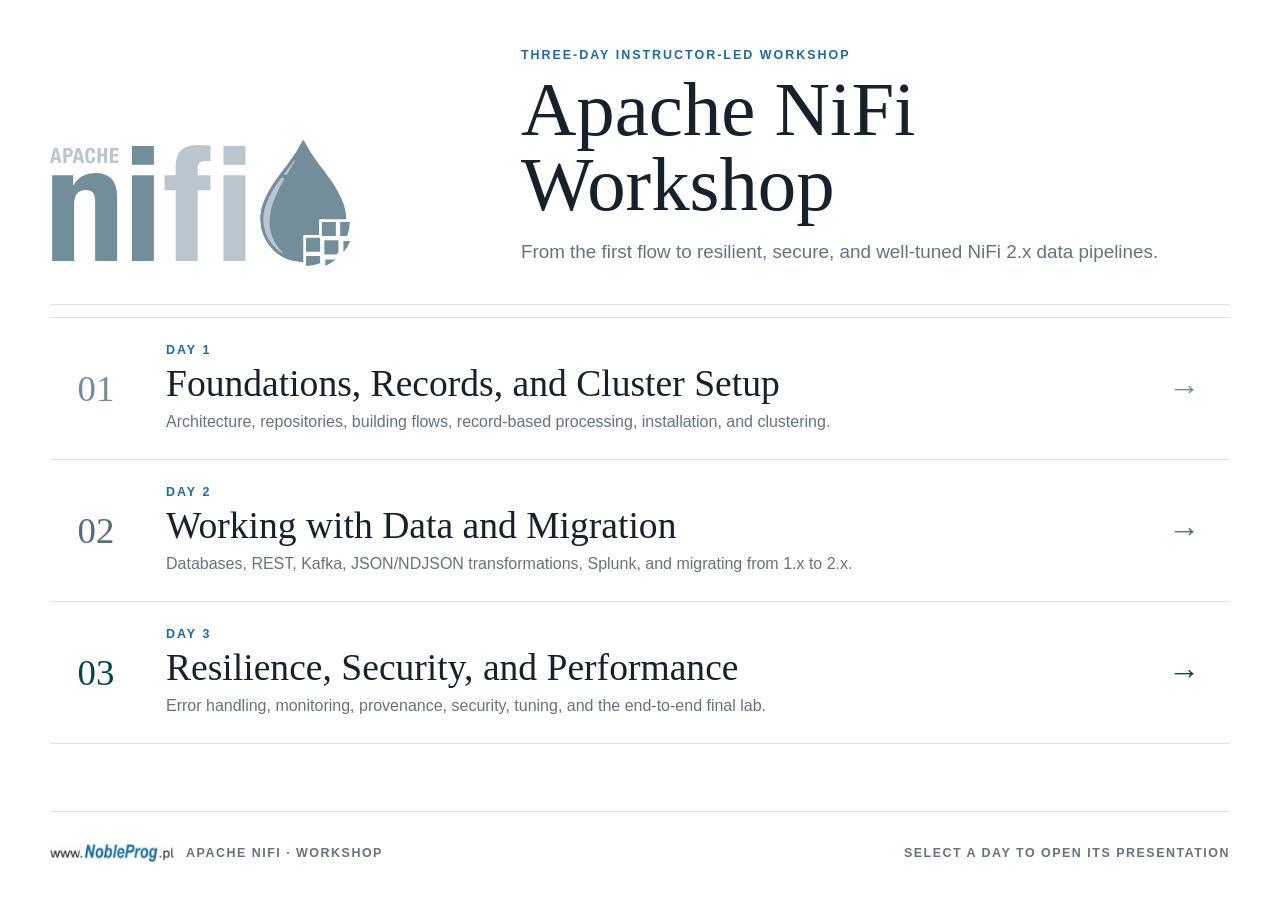
<file: content/presentation/index.html>
<!DOCTYPE html>
<html lang="en">
<head>
  <meta charset="UTF-8" />
  <meta name="viewport" content="width=device-width, initial-scale=1.0" />
  <meta name="description" content="Apache NiFi workshop presentations: foundations, working with data, resilience, security, and performance." />
  <title>Apache NiFi Workshop</title>
  <link rel="stylesheet" href="shared/css/landing.css" />
</head>
<body>
  <main class="workshop-shell">
    <header class="workshop-header">
      <div class="brand-row">
        <img class="nifi-brand" src="shared/images/nifi-logo.svg" alt="Apache NiFi" />
      </div>

      <div class="workshop-intro">
        <p class="eyebrow">Three-day instructor-led workshop</p>
        <h1>Apache NiFi Workshop</h1>
        <p class="workshop-summary">From the first flow to resilient, secure, and well-tuned NiFi 2.x data pipelines.</p>
      </div>
    </header>

    <nav class="day-list" aria-label="Workshop days">
      <a class="day-link day-one" href="nifi_day1/index.html">
        <span class="day-index">01</span>
        <span class="day-copy">
          <span class="day-label">Day 1</span>
          <span class="day-title">Foundations, Records, and Cluster Setup</span>
          <span class="day-description">Architecture, repositories, building flows, record-based processing, installation, and clustering.</span>
        </span>
        <span class="day-arrow" aria-hidden="true">→</span>
      </a>

      <a class="day-link day-two" href="nifi_day2/index.html">
        <span class="day-index">02</span>
        <span class="day-copy">
          <span class="day-label">Day 2</span>
          <span class="day-title">Working with Data and Migration</span>
          <span class="day-description">Databases, REST, Kafka, JSON/NDJSON transformations, Splunk, and migrating from 1.x to 2.x.</span>
        </span>
        <span class="day-arrow" aria-hidden="true">→</span>
      </a>

      <a class="day-link day-three" href="nifi_day3/index.html">
        <span class="day-index">03</span>
        <span class="day-copy">
          <span class="day-label">Day 3</span>
          <span class="day-title">Resilience, Security, and Performance</span>
          <span class="day-description">Error handling, monitoring, provenance, security, tuning, and the end-to-end final lab.</span>
        </span>
        <span class="day-arrow" aria-hidden="true">→</span>
      </a>
    </nav>

    <footer class="workshop-footer">
      <span class="footer-brand">
        <img class="nobleprog-brand" src="shared/images/nobleprog-logo.jpg" alt="NobleProg" />
        <span>Apache NiFi · Workshop</span>
      </span>
      <span>Select a day to open its presentation</span>
    </footer>
  </main>
</body>
</html>
</file>
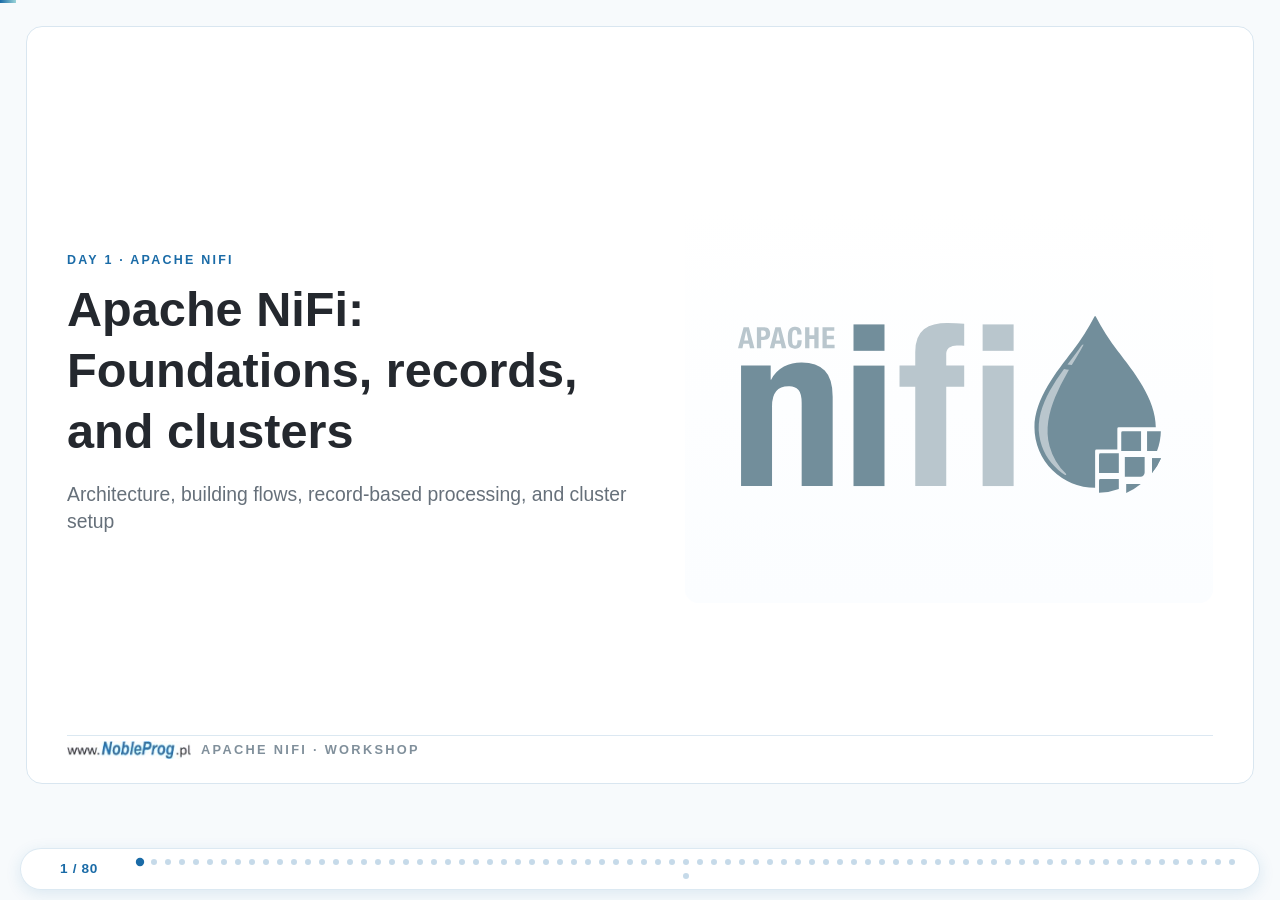
<file: content/presentation/nifi_day1/index.html>
<!DOCTYPE html>
<html lang="en">
<head>
  <meta charset="UTF-8" />
  <meta name="viewport" content="width=device-width, initial-scale=1.0" />
  <title>Apache NiFi — Day 1</title>
  <link rel="stylesheet" href="../shared/css/main.css">
</head>
<body>
  <div class="deck">

    <div class="slide s-section s-title" id="s1">
      <div class="title-left">
        <div class="eyebrow">Day 1 · Apache NiFi</div>
        <h1>Apache NiFi:<br />Foundations, records,<br />and clusters</h1>
        <div class="subtitle">Architecture, building flows, record-based processing, and cluster setup</div>
      </div>
      <div class="title-visual">
        <div class="title-image-placeholder">
          <img src="../shared/images/nifi-logo.svg" alt="Apache NiFi logo" class="title-nifi-logo">
        </div>
      </div>
      <div class="slide-logo">Apache NiFi · Workshop</div>
    </div>

    <div class="slide s-instructor" id="s2">
      <div class="instructor-content">
        <h2>About me</h2>
        <ul>
          <li>Big Data Engineer with extensive experience in Python</li>
          <li>Enthusiastic about math and machine learning</li>
          <li>Senior Big Data Software Engineer at Softserve</li>
        </ul>
      </div>
      <div class="instructor-photo">
        <div class="photo-circle">
          <img src="images/avatar.jpeg" alt="Roman Dryndik">
        </div>
        <div class="instructor-name">Roman Dryndik</div>
        <div class="instructor-title">Senior Big Data Software Engineer</div>
      </div>
      <div class="slide-logo">Apache NiFi · Workshop</div>
    </div>

    <div class="slide s-section" id="s3">
      <div class="section-number">S3</div>
      <div class="eyebrow">Day 1</div>
      <h2 class="section-heading">Agenda</h2>
      <ol class="bullets numbered">
        <li><strong>NiFi fundamentals</strong>: architecture, repositories, FlowFile lifecycle</li>
        <li><strong>Building data flows</strong>: ingestion, routing, back pressure, prioritization</li>
        <li><strong>Record-based processing</strong>: Readers, Writers, schemas; Record vs Split</li>
        <li><strong>Installation and cluster setup</strong>: configuration, clustering, deployment, flow versioning</li>
        <li><strong>Day 1 recap and Q&amp;A</strong>: key takeaways, self-check questions</li>
      </ol>
      <div class="slide-logo">Apache NiFi · Workshop</div>
    </div>

    <div class="slide s-intro" id="s4">
      <h2>NiFi fundamentals</h2>
      <div class="slide-logo">Apache NiFi · Workshop</div>
    </div>

    <div class="slide s-section" id="s5">
      <div class="section-number">S5</div>
      <div class="eyebrow">Data in motion vs data at rest</div>
      <h2 class="section-heading">Two different kinds of data work</h2>
<div class="split2">
<div class="split-left">
<h3>Data at rest</h3>
<ul class="bullets">
  <li>Data sitting in storage: databases, data lakes, file systems.</li>
  <li>Tools: SQL engines, Spark in batch mode.</li>
  <li>Unit of work: a query or a job over a bounded data set.</li>
</ul>
</div>
<div class="split-right">
<h3>Data in motion</h3>
<ul class="bullets">
  <li>Data moving between systems: events, logs, messages, CDC rows.</li>
  <li>Unit of work: an event or a batch of events.</li>
  <li>What matters: latency, ordering, delivery guarantees, back pressure, lineage.</li>
</ul>
</div>
</div>
      <div class="slide-logo">Apache NiFi · Workshop</div>
    </div>

    <div class="slide s-section" id="s6">
      <div class="section-number">S6</div>
      <div class="eyebrow">Where NiFi fits</div>
      <h2 class="section-heading">NiFi is a data movement tool</h2>
<ul class="bullets">
  <li>Dynamic <strong>routing and delivery</strong> of data between heterogeneous systems.</li>
  <li>Receive, validate, transform, enrich, deliver, and keep the full provenance history.</li>
  <li>Do light processing in NiFi: filtering, normalization, routing, format conversion.</li>
  <li>Leave heavy aggregations and large-window joins to Spark, Flink, or a SQL engine.</li>
</ul>
<table>
  <tr><th>Criterion</th><th>Data at rest</th><th>Data in motion (NiFi)</th></tr>
  <tr><td>Unit of processing</td><td>Table / file / data set</td><td>FlowFile (an event or a batch of events)</td></tr>
  <tr><td>Key metric</td><td>Job execution time</td><td>Throughput, latency, backlog</td></tr>
  <tr><td>Failures</td><td>Re-run the job</td><td>Retry, back pressure, redelivery</td></tr>
  <tr><td>Transparency</td><td>Job logs</td><td>Data Provenance for every FlowFile</td></tr>
</table>
      <div class="slide-logo">Apache NiFi · Workshop</div>
    </div>

    <div class="slide s-section" id="s7">
      <div class="section-number">S7</div>
      <div class="eyebrow">NiFi architecture</div>
      <h2 class="section-heading">What runs inside a NiFi node</h2>
<div class="diagram-shell">
<svg class="diagram-svg" viewBox="0 0 1080 400" style="max-height: 390px;" role="img" aria-label="NiFi node architecture">
<defs><marker id="arr-arch" markerWidth="8" markerHeight="8" refX="7" refY="4" orient="auto"><path d="M0,0 L8,4 L0,8 z" fill="#1a6ba7"></path></marker></defs>
<rect x="20" y="14" width="1040" height="372" rx="12" fill="#ffffff" stroke="#1a6ba7" stroke-width="2" stroke-dasharray="8 6"></rect>
<text x="540" y="40" text-anchor="middle" class="svg-title">JVM · one NiFi node</text>
<rect x="60" y="56" width="960" height="46" rx="8" fill="#e0f0fe" stroke="#1a6ba7" stroke-width="2"></rect>
<text x="540" y="85" text-anchor="middle" class="svg-text">Web Server (Jetty): REST API + UI</text>
<rect x="60" y="120" width="960" height="130" rx="10" fill="#f9fcff" stroke="#1a6ba7" stroke-width="2"></rect>
<text x="540" y="146" text-anchor="middle" class="svg-title">Flow Controller</text>
<rect x="80" y="160" width="210" height="70" rx="8" fill="#ffffff" stroke="#1a6ba7" stroke-width="2"></rect>
<text x="185" y="191" text-anchor="middle" class="svg-text">Scheduler</text>
<text x="185" y="213" text-anchor="middle" class="svg-tag">timer-driven pool</text>
<rect x="310" y="160" width="220" height="70" rx="8" fill="#ffffff" stroke="#1a6ba7" stroke-width="2"></rect>
<text x="420" y="191" text-anchor="middle" class="svg-text">Processors</text>
<text x="420" y="213" text-anchor="middle" class="svg-tag">Controller Services</text>
<rect x="550" y="160" width="220" height="70" rx="8" fill="#ffffff" stroke="#1a6ba7" stroke-width="2"></rect>
<text x="660" y="191" text-anchor="middle" class="svg-text">Process Sessions</text>
<text x="660" y="213" text-anchor="middle" class="svg-tag">Connections (queues)</text>
<rect x="790" y="160" width="210" height="70" rx="8" fill="#ffffff" stroke="#1a6ba7" stroke-width="2"></rect>
<text x="895" y="191" text-anchor="middle" class="svg-text">Bulletins</text>
<text x="895" y="213" text-anchor="middle" class="svg-tag">in-memory repository</text>
<rect x="60" y="280" width="300" height="80" rx="8" fill="#edf8f2" stroke="#20804d" stroke-width="2"></rect>
<text x="210" y="316" text-anchor="middle" class="svg-text">FlowFile Repository</text>
<text x="210" y="338" text-anchor="middle" class="svg-tag">WAL: attributes + content pointer</text>
<rect x="390" y="280" width="300" height="80" rx="8" fill="#edf8f2" stroke="#20804d" stroke-width="2"></rect>
<text x="540" y="316" text-anchor="middle" class="svg-text">Content Repository</text>
<text x="540" y="338" text-anchor="middle" class="svg-tag">immutable content claims</text>
<rect x="720" y="280" width="300" height="80" rx="8" fill="#edf8f2" stroke="#20804d" stroke-width="2"></rect>
<text x="870" y="316" text-anchor="middle" class="svg-text">Provenance Repository</text>
<text x="870" y="338" text-anchor="middle" class="svg-tag">indexed lineage events</text>
<line x1="210" y1="250" x2="210" y2="278" stroke="#1a6ba7" stroke-width="2" marker-end="url(#arr-arch)"></line>
<line x1="540" y1="250" x2="540" y2="278" stroke="#1a6ba7" stroke-width="2" marker-end="url(#arr-arch)"></line>
<line x1="870" y1="250" x2="870" y2="278" stroke="#1a6ba7" stroke-width="2" marker-end="url(#arr-arch)"></line>
</svg>
</div>
<div class="hibox">Extensions are packaged as NARs: Processors, Controller Services, Reporting Tasks, Parameter Providers, Flow Registry Clients, and Python extensions in 2.x.</div>
      <div class="slide-logo">Apache NiFi · Workshop</div>
    </div>

    <div class="slide s-section" id="s8">
      <div class="section-number">S8</div>
      <div class="eyebrow">Flow Controller</div>
      <h2 class="section-heading">The brain of the node</h2>
<ul class="bullets">
  <li><strong>Flow Controller</strong> schedules processors, hands out threads from the pool, and manages queues and repositories.</li>
  <li>A processor does not own a thread: the controller calls <code>onTrigger</code> on schedule.</li>
  <li>Through a <strong>ProcessSession</strong> the processor takes FlowFiles from incoming queues and transfers them to outgoing ones.</li>
  <li><strong>2.x:</strong> only the timer-driven thread pool remains; event-driven scheduling was removed in 2.0.</li>
  <li><strong>Bulletins</strong>: problem reports from components, shown as a red icon, on the Bulletin Board, and via the API.</li>
</ul>
<div class="note">Practical takeaway: before migrating, switch any components configured as <em>Event Driven</em> to <em>Timer Driven</em>. The removal is confirmed by distribution docs based on NiFi 2.0; Apache Migration Guidance has no separate line for it.</div>
      <div class="slide-logo">Apache NiFi · Workshop</div>
    </div>

    <div class="slide s-section" id="s9">
      <div class="section-number">S9</div>
      <div class="eyebrow">Repositories</div>
      <h2 class="section-heading">Three repositories behind every guarantee</h2>
<table>
  <tr><th>Repository</th><th>What it stores</th><th>Default implementation</th></tr>
  <tr><td><strong>FlowFile</strong></td><td>State of each FlowFile: attributes, content claim reference, current queue</td><td><code>WriteAheadFlowFileRepository</code> (WAL + checkpoints)</td></tr>
  <tr><td><strong>Content</strong></td><td>Content bytes as immutable, append-only <em>content claims</em></td><td><code>FileSystemRepository</code></td></tr>
  <tr><td><strong>Provenance</strong></td><td>Lineage events (RECEIVE, SEND, ROUTE, CONTENT_MODIFIED, DROP…) with a search index</td><td><code>WriteAheadProvenanceRepository</code></td></tr>
</table>
<ul class="bullets">
  <li><code>PersistentProvenanceRepository</code> and legacy classes were removed in 2.0.</li>
  <li>Repository encryption support was removed in 2.0.0: relevant for migration and for encryption planning.</li>
</ul>
      <div class="slide-logo">Apache NiFi · Workshop</div>
    </div>

    <div class="slide s-code" id="s10">
      <div class="section-number">S10</div>
      <div class="eyebrow">Configuration</div>
      <h2 class="section-heading">Key repository properties in nifi.properties</h2>
<pre><code><span class="cm"># FlowFile Repository</span>
nifi.flowfile.repository.directory=./flowfile_repository
nifi.flowfile.repository.checkpoint.interval=...  <span class="cm"># 2 mins in docs, 20 secs in sample config</span>
nifi.flowfile.repository.always.sync=false

<span class="cm"># Content Repository (several directories are allowed)</span>
nifi.content.repository.directory.default=./content_repository
nifi.content.repository.archive.*=...
nifi.content.claim.max.appendable.size=...

<span class="cm"># Provenance Repository</span>
nifi.provenance.repository.directory.default=./provenance_repository
nifi.provenance.repository.max.storage.time=...
nifi.provenance.repository.max.storage.size=...</code></pre>
<div class="hibox">Exact property names and defaults can differ between minor versions: check <strong>Help → Documentation</strong> in your NiFi UI.</div>
      <div class="slide-logo">Apache NiFi · Workshop</div>
    </div>

    <div class="slide s-section" id="s11">
      <div class="section-number">S11</div>
      <div class="eyebrow">Copy-on-write</div>
      <h2 class="section-heading">Content is immutable</h2>
<ul class="bullets">
  <li>A written content claim is <strong>never modified</strong>: changing content means reading the old claim and writing a new one.</li>
  <li>Cloning a FlowFile (fan-out to two relationships) copies only a reference, not the bytes.</li>
  <li>Attribute-only operations (<code>UpdateAttribute</code>, <code>RouteOnAttribute</code>) are cheap: content is untouched.</li>
  <li>Every content transformation is read + write I/O: long chains of content-rewriting processors load the disk.</li>
  <li>Disk space is freed when no references remain; deleted content may stay in the <strong>archive</strong> for a while.</li>
</ul>
<div class="hibox">This is the main motivation for record-based processing with as few content-rewriting steps as possible.</div>
      <div class="slide-logo">Apache NiFi · Workshop</div>
    </div>

    <div class="slide s-section" id="s12">
      <div class="section-number">S12</div>
      <div class="eyebrow">FlowFile lifecycle</div>
      <h2 class="section-heading">How a FlowFile moves through the repositories</h2>
<div class="diagram-shell">
<svg class="diagram-svg" viewBox="0 0 1080 330" style="max-height: 320px;" role="img" aria-label="FlowFile lifecycle across repositories">
<defs><marker id="arr-life" markerWidth="8" markerHeight="8" refX="7" refY="4" orient="auto"><path d="M0,0 L8,4 L0,8 z" fill="#1a6ba7"></path></marker></defs>
<rect x="30" y="40" width="200" height="70" rx="8" fill="#e0f0fe" stroke="#1a6ba7" stroke-width="2"></rect>
<text x="130" y="71" text-anchor="middle" class="svg-text">Source processor</text>
<text x="130" y="93" text-anchor="middle" class="svg-tag">e.g. ListenHTTP</text>
<rect x="300" y="40" width="200" height="70" rx="8" fill="#fff4e6" stroke="#d17b00" stroke-width="2"></rect>
<text x="400" y="71" text-anchor="middle" class="svg-text">session.commit()</text>
<text x="400" y="93" text-anchor="middle" class="svg-tag">durability point</text>
<rect x="570" y="40" width="200" height="70" rx="8" fill="#ffffff" stroke="#1a6ba7" stroke-width="2"></rect>
<text x="670" y="71" text-anchor="middle" class="svg-text">Connection</text>
<text x="670" y="93" text-anchor="middle" class="svg-tag">queue</text>
<rect x="840" y="40" width="210" height="70" rx="8" fill="#e0f0fe" stroke="#1a6ba7" stroke-width="2"></rect>
<text x="945" y="71" text-anchor="middle" class="svg-text">Next processor</text>
<text x="945" y="93" text-anchor="middle" class="svg-tag">get → process → commit</text>
<line x1="230" y1="75" x2="300" y2="75" stroke="#1a6ba7" stroke-width="2" marker-end="url(#arr-life)"></line>
<line x1="500" y1="75" x2="570" y2="75" stroke="#1a6ba7" stroke-width="2" marker-end="url(#arr-life)"></line>
<line x1="770" y1="75" x2="840" y2="75" stroke="#1a6ba7" stroke-width="2" marker-end="url(#arr-life)"></line>
<rect x="160" y="200" width="240" height="70" rx="8" fill="#edf8f2" stroke="#20804d" stroke-width="2"></rect>
<text x="280" y="231" text-anchor="middle" class="svg-text">FlowFile Repository</text>
<text x="280" y="253" text-anchor="middle" class="svg-tag">1. WAL update</text>
<rect x="420" y="200" width="240" height="70" rx="8" fill="#edf8f2" stroke="#20804d" stroke-width="2"></rect>
<text x="540" y="231" text-anchor="middle" class="svg-text">Content Repository</text>
<text x="540" y="253" text-anchor="middle" class="svg-tag">new claim on write</text>
<rect x="680" y="200" width="240" height="70" rx="8" fill="#edf8f2" stroke="#20804d" stroke-width="2"></rect>
<text x="800" y="231" text-anchor="middle" class="svg-text">Provenance Repository</text>
<text x="800" y="253" text-anchor="middle" class="svg-tag">2. RECEIVE / CREATE</text>
<line x1="370" y1="110" x2="280" y2="198" stroke="#1a6ba7" stroke-width="2" marker-end="url(#arr-life)"></line>
<line x1="400" y1="110" x2="540" y2="198" stroke="#1a6ba7" stroke-width="2" marker-end="url(#arr-life)"></line>
<line x1="430" y1="110" x2="790" y2="198" stroke="#1a6ba7" stroke-width="2" marker-end="url(#arr-life)"></line>
<rect x="840" y="120" width="210" height="50" rx="8" fill="#fdecec" stroke="#cf4d4d" stroke-width="2"></rect>
<text x="945" y="151" text-anchor="middle" class="svg-text">DROP → claim freed</text>
<line x1="945" y1="110" x2="945" y2="120" stroke="#1a6ba7" stroke-width="2" marker-end="url(#arr-life)"></line>
<text x="535" y="310" text-anchor="middle" class="svg-tag">Queue features: back pressure · prioritizers · expiration · load balancing</text>
</svg>
</div>
<ol class="bullets">
  <li><code>session.create()</code> creates a FlowFile; <code>session.write()</code> puts content into a new claim.</li>
  <li><code>session.transfer()</code> + <code>commit()</code>: WAL update, provenance events, then the FlowFile lands in the queue.</li>
  <li>A terminal processor or auto-terminated relationship produces a <code>DROP</code> event.</li>
</ol>
      <div class="slide-logo">Apache NiFi · Workshop</div>
    </div>

    <div class="slide s-section" id="s13">
      <div class="section-number">S13</div>
      <div class="eyebrow">Delivery semantics</div>
      <h2 class="section-heading">At-least-once inside a node</h2>
<ul class="bullets">
  <li>Processing is organized as <strong>session transactions</strong>: commit or rollback.</li>
  <li>On rollback the FlowFile returns to the incoming queue (sometimes with penalization): no data loss between steps.</li>
  <li>A failure after an external side effect but before commit leads to <strong>reprocessing</strong>.</li>
  <li>Idempotent writes on the destination (Kafka, DB, REST) are the flow designer's responsibility.</li>
</ul>
<div class="hibox">Durability: by default <code>nifi.flowfile.repository.always.sync=false</code> and <code>nifi.content.repository.always.sync=false</code>. The OS flushes asynchronously, so an OS or power crash can lose the latest changes. <code>true</code> increases reliability at the cost of throughput. The checkpoint interval differs between docs (<code>2 mins</code>) and shipped configs (<code>20 secs</code>): check your own <code>nifi.properties</code>.</div>
      <div class="slide-logo">Apache NiFi · Workshop</div>
    </div>

    <div class="slide s-section" id="s14">
      <div class="section-number">S14</div>
      <div class="eyebrow">Swapping</div>
      <h2 class="section-heading">FlowFiles in memory</h2>
<ul class="bullets">
  <li>FlowFile metadata (attributes) lives in the JVM heap.</li>
  <li>To avoid OutOfMemory, NiFi <strong>swaps</strong> FlowFiles from queues to disk above <code>nifi.queue.swap.threshold</code> (default 20,000 per queue).</li>
  <li>Millions of tiny FlowFiles hurt both heap and speed.</li>
  <li>Prefer hundreds of large FlowFiles carrying batches of records (record-based processing, <code>MergeRecord</code>).</li>
</ul>
<div class="hibox">Rule of thumb: many records per FlowFile, not one record per FlowFile.</div>
      <div class="slide-logo">Apache NiFi · Workshop</div>
    </div>

    <div class="slide s-section" id="s15">
      <div class="section-number">S15</div>
      <div class="eyebrow">Key concepts</div>
      <h2 class="section-heading">Core building blocks (1/2)</h2>
<table>
  <tr><th>Concept</th><th>Description</th><th>Practical details</th></tr>
  <tr><td><strong>FlowFile</strong></td><td>Unit of data: attributes + content</td><td>System attributes: <code>uuid</code>, <code>filename</code>, <code>path</code>, <code>fileSize</code>, <code>mime.type</code></td></tr>
  <tr><td><strong>Processor</strong></td><td>Unit of work: ingest, transform, route, deliver</td><td>Properties, relationships, scheduling, concurrent tasks, run duration, penalty/yield</td></tr>
  <tr><td><strong>Relationship</strong></td><td>Named processor output: <code>success</code>, <code>failure</code>, <code>retry</code>…</td><td>Every relationship must be connected or <strong>auto-terminated</strong></td></tr>
  <tr><td><strong>Connection</strong></td><td>Queue between processors and ports</td><td>Back pressure, prioritizers, expiration, load balancing</td></tr>
  <tr><td><strong>Process Group</strong></td><td>Container of components with Input/Output Ports</td><td>Unit of modularity, versioning, parameters, and Stateless execution in 2.x</td></tr>
</table>
      <div class="slide-logo">Apache NiFi · Workshop</div>
    </div>

    <div class="slide s-section" id="s16">
      <div class="section-number">S16</div>
      <div class="eyebrow">Key concepts</div>
      <h2 class="section-heading">Core building blocks (2/2)</h2>
<table>
  <tr><th>Concept</th><th>Description</th><th>Practical details</th></tr>
  <tr><td><strong>Controller Service</strong></td><td>Shared configurable service: DBCP pool, SSL Context, Record Reader/Writer, Schema Registry</td><td>Scope: its Process Group and children; must be <em>enabled</em></td></tr>
  <tr><td><strong>Parameter Context</strong></td><td>Named set of parameters (including sensitive), bound to a Process Group</td><td>Referenced as <code>#{param}</code>; supports inheritance</td></tr>
  <tr><td><strong>Reporting Task</strong></td><td>Periodic controller-level task</td><td><code>PrometheusReportingTask</code>, <code>MonitorDiskUsage</code></td></tr>
  <tr><td><strong>Parameter Provider</strong></td><td>Loads parameters from external stores</td><td>Vault, AWS / GCP Secrets</td></tr>
  <tr><td><strong>Flow Registry Client</strong></td><td>Integration with a flow version registry</td><td>NiFi Registry, GitHub, GitLab, Bitbucket, Azure DevOps</td></tr>
</table>
<div class="note">Removed in 2.0: Variables and the Variable Registry. Use Parameter Contexts; EL scope <code>ENVIRONMENT</code> replaces <code>VARIABLE_REGISTRY</code>.</div>
      <div class="slide-logo">Apache NiFi · Workshop</div>
    </div>

    <div class="slide s-section" id="s17">
      <div class="section-number">S17</div>
      <div class="eyebrow">Use cases</div>
      <h2 class="section-heading">Typical NiFi scenarios</h2>
<table>
  <tr><th>Scenario</th><th>Typical components</th></tr>
  <tr><td><strong>Stream ingestion</strong></td><td><code>ListenHTTP</code> / <code>HandleHttpRequest</code>, <code>ConsumeKafka</code>, MQTT; normalize and route to storage</td></tr>
  <tr><td><strong>Log shipping</strong></td><td><code>ListenSyslog</code>, <code>TailFile</code>; parse, filter noise, deliver to Splunk / Elastic / Kafka / S3</td></tr>
  <tr><td><strong>Event pipelines</strong></td><td>Schema validation, enrichment (<code>LookupRecord</code>), multiple destinations, DLQ for bad events</td></tr>
  <tr><td><strong>Batch integrations</strong></td><td>List/Fetch pattern (<code>ListFile</code> + <code>FetchFile</code>, <code>ListSFTP</code>, <code>ListS3</code>) with state for incremental loads</td></tr>
</table>
      <div class="slide-logo">Apache NiFi · Workshop</div>
    </div>

    <div class="slide s-code" id="s18">
      <div class="section-number">S18</div>
      <div class="eyebrow">Lab 1 · NiFi UI and the first flow</div>
      <h2 class="section-heading">Lab 1: build and observe a first flow</h2>
<pre><code>GenerateFlowFile ──success──► UpdateAttribute ──success──► LogAttribute</code></pre>
<table>
  <tr><th>Processor</th><th>Property</th><th>Value</th></tr>
  <tr><td><code>GenerateFlowFile</code></td><td>Run Schedule / Mime Type</td><td><code>5 sec</code> / <code>application/json</code></td></tr>
  <tr><td></td><td>Custom Text</td><td><code>{"id": ${random():mod(1000)}, "ts": "${now():format(...)}"}</code></td></tr>
  <tr><td><code>UpdateAttribute</code></td><td>Dynamic properties</td><td><code>lab.stage = ingested</code>, <code>event.id = ${UUID()}</code></td></tr>
  <tr><td><code>LogAttribute</code></td><td>Log Level / relationships</td><td><code>info</code>; auto-terminate <code>success</code></td></tr>
</table>
<div class="hibox">Goal: learn the UI, run a simple flow, and trace it in Data Provenance.</div>
      <div class="slide-logo">Apache NiFi · Workshop</div>
    </div>

    <div class="slide s-section" id="s19">
      <div class="section-number">S19</div>
      <div class="eyebrow">Lab 1 · Steps</div>
      <h2 class="section-heading">Lab 1: step by step</h2>
<ol class="bullets">
  <li>Drag processors onto the canvas and connect them with the <code>success</code> relationship.</li>
  <li>In <code>LogAttribute</code> → <em>Settings</em>, auto-terminate <code>success</code>.</li>
  <li>Start the flow; watch <em>In/Out</em>, <em>Tasks/Time</em>, and the queue counters.</li>
  <li>Stop <code>UpdateAttribute</code>, then <strong>List queue</strong> to inspect attributes and content.</li>
  <li><strong>View data provenance</strong> → open an event → <strong>Lineage graph</strong>.</li>
</ol>
<div class="split2">
<div class="split-left">
<div class="hibox">Check: <code>nifi-app.log</code> shows <code>lab.stage=ingested</code>; provenance has three events per <code>uuid</code>: CREATE, ATTRIBUTES_MODIFIED, DROP.</div>
</div>
<div class="split-right">
<div class="hibox hibox-red">Typical errors: yellow triangle = unconnected relationship or missing property; queue not moving = stopped destination or back pressure.</div>
</div>
</div>
      <div class="slide-logo">Apache NiFi · Workshop</div>
    </div>

    <div class="slide s-intro" id="s20">
      <h2>Building data flows</h2>
      <div class="slide-logo">Apache NiFi · Workshop</div>
    </div>

    <div class="slide s-section" id="s21">
      <div class="section-number">S21</div>
      <div class="eyebrow">Ingestion</div>
      <h2 class="section-heading">Ingesting different data types</h2>
<table>
  <tr><th>Source</th><th>Main components</th><th>State / increment</th></tr>
  <tr><td>Files (local / SFTP / SMB / S3)</td><td><code>ListFile</code> + <code>FetchFile</code>, <code>ListSFTP</code> + <code>FetchSFTP</code>, <code>ListS3</code> + <code>FetchS3Object</code></td><td><code>List*</code> keeps last timestamps / keys</td></tr>
  <tr><td>HTTP in</td><td><code>ListenHTTP</code>, <code>HandleHttpRequest</code> + <code>HandleHttpResponse</code></td><td>Configure TLS and authentication</td></tr>
  <tr><td>HTTP out</td><td><code>InvokeHTTP</code></td><td>Day 2</td></tr>
  <tr><td>Databases</td><td><code>ExecuteSQLRecord</code>, <code>QueryDatabaseTableRecord</code>, <code>GenerateTableFetch</code></td><td>Maximum-value columns in state</td></tr>
  <tr><td>Messaging</td><td><code>ConsumeKafka</code>, <code>ConsumeJMS</code>, <code>ConsumeMQTT</code>, <code>ConsumeAMQP</code></td><td>Offsets / acks on the broker</td></tr>
  <tr><td>Logs / network</td><td><code>TailFile</code>, <code>ListenSyslog</code>, <code>ListenTCP</code>, <code>ListenUDP</code></td><td>Read position in state</td></tr>
</table>
      <div class="slide-logo">Apache NiFi · Workshop</div>
    </div>

    <div class="slide s-section" id="s22">
      <div class="section-number">S22</div>
      <div class="eyebrow">List/Fetch pattern</div>
      <h2 class="section-heading">List on one node, fetch on all nodes</h2>
<div class="diagram-shell">
<svg class="diagram-svg" viewBox="0 0 920 330" style="max-height: 300px;" role="img" aria-label="List Fetch pattern">
<defs><marker id="arr-lf" markerWidth="8" markerHeight="8" refX="7" refY="4" orient="auto"><path d="M0,0 L8,4 L0,8 z" fill="#1a6ba7"></path></marker></defs>
<rect x="40" y="120" width="220" height="70" rx="8" fill="#e0f0fe" stroke="#1a6ba7" stroke-width="2"></rect>
<text x="150" y="151" text-anchor="middle" class="svg-text">ListS3</text>
<text x="150" y="173" text-anchor="middle" class="svg-tag">Primary Node Only</text>
<rect x="330" y="120" width="220" height="70" rx="8" fill="#fff4e6" stroke="#d17b00" stroke-width="2"></rect>
<text x="440" y="151" text-anchor="middle" class="svg-text">Connection</text>
<text x="440" y="173" text-anchor="middle" class="svg-tag">Round robin</text>
<rect x="640" y="30" width="240" height="60" rx="8" fill="#edf8f2" stroke="#20804d" stroke-width="2"></rect>
<text x="760" y="66" text-anchor="middle" class="svg-text">FetchS3Object · node 1</text>
<rect x="640" y="125" width="240" height="60" rx="8" fill="#edf8f2" stroke="#20804d" stroke-width="2"></rect>
<text x="760" y="161" text-anchor="middle" class="svg-text">FetchS3Object · node 2</text>
<rect x="640" y="220" width="240" height="60" rx="8" fill="#edf8f2" stroke="#20804d" stroke-width="2"></rect>
<text x="760" y="256" text-anchor="middle" class="svg-text">FetchS3Object · node 3</text>
<line x1="260" y1="155" x2="330" y2="155" stroke="#1a6ba7" stroke-width="2" marker-end="url(#arr-lf)"></line>
<line x1="550" y1="150" x2="640" y2="62" stroke="#1a6ba7" stroke-width="2" marker-end="url(#arr-lf)"></line>
<line x1="550" y1="155" x2="640" y2="155" stroke="#1a6ba7" stroke-width="2" marker-end="url(#arr-lf)"></line>
<line x1="550" y1="160" x2="640" y2="248" stroke="#1a6ba7" stroke-width="2" marker-end="url(#arr-lf)"></line>
<text x="150" y="220" text-anchor="middle" class="svg-tag">attributes only, no content</text>
<text x="760" y="310" text-anchor="middle" class="svg-tag">content fetched in parallel across the cluster</text>
</svg>
</div>
<ul class="bullets">
  <li><code>List*</code> creates content-less FlowFiles describing objects; <code>Fetch*</code> reads the content.</li>
  <li>Since 1.14, a <em>Primary Node Only</em> processor with incoming connections is invalid: list on the primary, fetch after load balancing.</li>
</ul>
      <div class="slide-logo">Apache NiFi · Workshop</div>
    </div>

    <div class="slide s-code" id="s23">
      <div class="section-number">S23</div>
      <div class="eyebrow">Routing and filtering</div>
      <h2 class="section-heading">Expression Language basics</h2>
<pre><code>${filename}                                   <span class="cm">// attribute value</span>
${filename:toUpper()}                         <span class="cm">// function chain</span>
${fileSize:gt(1048576)}                       <span class="cm">// boolean: size &gt; 1 MB</span>
${mime.type:equals(<span class="str">'application/json'</span>)}
${kafka.topic:startsWith(<span class="str">'orders.'</span>)}
${now():format(<span class="str">'yyyy-MM-dd'</span>)}                 <span class="cm">// current date</span>
${http.query.param.limit:replaceNull(<span class="str">'100'</span>)}  <span class="cm">// default value</span>
${severity:equals(<span class="str">'ERROR'</span>):or(${severity:equals(<span class="str">'FATAL'</span>)})}
#{db.url}                                     <span class="cm">// Parameter Context reference, not EL</span></code></pre>
<div class="hibox">EL is evaluated only for properties marked <em>Supports Expression Language</em>. Scope: <code>NONE</code>, <code>ENVIRONMENT</code>, or <code>FLOWFILE_ATTRIBUTES</code>.</div>
      <div class="slide-logo">Apache NiFi · Workshop</div>
    </div>

    <div class="slide s-code" id="s24">
      <div class="section-number">S24</div>
      <div class="eyebrow">RouteOnAttribute</div>
      <h2 class="section-heading">Routing by attributes</h2>
<table>
  <tr><th>Property</th><th>Purpose</th></tr>
  <tr><td><strong>Routing Strategy</strong></td><td><code>Route to Property name</code>, <code>Route to 'match' if all match</code>, <code>Route to 'match' if any matches</code></td></tr>
  <tr><td>Dynamic property (name = relationship)</td><td>EL expression returning a boolean</td></tr>
  <tr><td>Relationship <code>unmatched</code></td><td>Everything that matched no condition</td></tr>
</table>
<pre><code>big_json   = ${mime.type:equals(<span class="str">'application/json'</span>):and(${fileSize:gt(10485760)})}
small_json = ${mime.type:equals(<span class="str">'application/json'</span>):and(${fileSize:le(10485760)})}
csv        = ${filename:endsWith(<span class="str">'.csv'</span>)}</code></pre>
<div class="hibox">Content is not read, so <code>RouteOnAttribute</code> is very cheap.</div>
      <div class="slide-logo">Apache NiFi · Workshop</div>
    </div>

    <div class="slide s-section" id="s25">
      <div class="section-number">S25</div>
      <div class="eyebrow">Content-based routing</div>
      <h2 class="section-heading">When attributes are not enough</h2>
<ul class="bullets">
  <li><code>RouteOnAttribute</code> sees attributes only.</li>
  <li><code>RouteOnContent</code>: regular expressions over the content (scans the content).</li>
  <li><code>QueryRecord</code> / <code>PartitionRecord</code>: split by field values without Split processors.</li>
  <li><code>EvaluateJsonPath</code> / <code>ExtractText</code>: pull a value into an attribute first.</li>
</ul>
<div class="hibox hibox-red">Extract into attributes only <strong>small</strong> values: attributes live in the heap and in the WAL.</div>
      <div class="slide-logo">Apache NiFi · Workshop</div>
    </div>

    <div class="slide s-section" id="s26">
      <div class="section-number">S26</div>
      <div class="eyebrow">Merging</div>
      <h2 class="section-heading">Merging flows and data</h2>
<ul class="bullets">
  <li>Fan-in: several incoming connections to one processor are allowed.</li>
  <li><code>MergeContent</code>: byte-level merge (binary concatenation, TAR, ZIP, Avro).</li>
  <li><code>MergeRecord</code>: record-aware, schema-aware merge (full reference: Day 2, section 2.2.6).</li>
  <li>Key settings: min/max entries (records), min/max group size, <strong>Max Bin Age</strong>, correlation attribute, merge strategy (<code>Bin-Packing</code> / <code>Defragment</code>).</li>
</ul>
<div class="hibox">Always set <strong>Max Bin Age</strong> so the tail of the data is not stuck waiting for a full bin.</div>
<div class="note">Since 1.8 <code>MergeRecord</code> honors <em>Minimum Number of Records</em>: for large output files set the minimum close to the maximum.</div>
      <div class="slide-logo">Apache NiFi · Workshop</div>
    </div>

    <div class="slide s-section" id="s27">
      <div class="section-number">S27</div>
      <div class="eyebrow">Back pressure</div>
      <h2 class="section-heading">Back pressure protects the system</h2>
<div class="diagram-shell">
<svg class="diagram-svg" viewBox="0 0 960 330" style="max-height: 310px;" role="img" aria-label="Back pressure on a full failure queue">
<defs><marker id="arr-bp" markerWidth="8" markerHeight="8" refX="7" refY="4" orient="auto"><path d="M0,0 L8,4 L0,8 z" fill="#1a6ba7"></path></marker></defs>
<rect x="40" y="130" width="200" height="70" rx="8" fill="#e0f0fe" stroke="#1a6ba7" stroke-width="2"></rect>
<text x="140" y="161" text-anchor="middle" class="svg-text">Processor A</text>
<text x="140" y="183" text-anchor="middle" class="svg-tag">not scheduled</text>
<rect x="330" y="50" width="300" height="56" rx="8" fill="#ffffff" stroke="#1a6ba7" stroke-width="2"></rect>
<rect x="332" y="52" width="110" height="52" rx="6" fill="#edf8f2"></rect>
<text x="480" y="84" text-anchor="middle" class="svg-text">success: 3,200 / 10,000</text>
<rect x="330" y="220" width="300" height="56" rx="8" fill="#fdecec" stroke="#cf4d4d" stroke-width="2"></rect>
<text x="480" y="254" text-anchor="middle" class="svg-text">failure: 10,000 / 10,000</text>
<rect x="720" y="50" width="200" height="56" rx="8" fill="#edf8f2" stroke="#20804d" stroke-width="2"></rect>
<text x="820" y="84" text-anchor="middle" class="svg-text">Processor B</text>
<rect x="720" y="220" width="200" height="56" rx="8" fill="#fff4e6" stroke="#d17b00" stroke-width="2"></rect>
<text x="820" y="254" text-anchor="middle" class="svg-text">Error handling</text>
<line x1="240" y1="150" x2="330" y2="80" stroke="#1a6ba7" stroke-width="2" marker-end="url(#arr-bp)"></line>
<line x1="240" y1="180" x2="330" y2="248" stroke="#1a6ba7" stroke-width="2" marker-end="url(#arr-bp)"></line>
<line x1="630" y1="78" x2="720" y2="78" stroke="#1a6ba7" stroke-width="2" marker-end="url(#arr-bp)"></line>
<line x1="630" y1="248" x2="720" y2="248" stroke="#1a6ba7" stroke-width="2" marker-end="url(#arr-bp)"></line>
<text x="480" y="310" text-anchor="middle" class="svg-tag">threshold reached on ONE outgoing connection → the whole processor stops</text>
</svg>
</div>
<ul class="bullets">
  <li>Each connection has an <strong>Object Threshold</strong> and a <strong>Size Threshold</strong>: defaults 10,000 FlowFiles and 1 GB.</li>
  <li>When either threshold is reached, the source processor <strong>stops being scheduled</strong> until the queue drains.</li>
  <li>One full outgoing connection (often <code>failure</code>) stops the processor, even if other connections are empty.</li>
</ul>
      <div class="slide-logo">Apache NiFi · Workshop</div>
    </div>

    <div class="slide s-section" id="s28">
      <div class="section-number">S28</div>
      <div class="eyebrow">Connection settings</div>
      <h2 class="section-heading">What you configure on a connection</h2>
<table>
  <tr><th>Setting</th><th>Purpose</th></tr>
  <tr><td>Back Pressure Object Threshold</td><td>Maximum FlowFiles in the queue (default 10,000)</td></tr>
  <tr><td>Back Pressure Data Size Threshold</td><td>Maximum total size (default 1 GB)</td></tr>
  <tr><td>FlowFile Expiration</td><td>Remove unprocessed FlowFiles after this age (default <code>0 sec</code> = never)</td></tr>
  <tr><td>Prioritizers</td><td>Order in which FlowFiles are taken from the queue</td></tr>
  <tr><td>Load Balance Strategy</td><td>Distribution across cluster nodes (Block 1.4)</td></tr>
</table>
      <div class="slide-logo">Apache NiFi · Workshop</div>
    </div>

    <div class="slide s-section" id="s29">
      <div class="section-number">S29</div>
      <div class="eyebrow">Prioritization</div>
      <h2 class="section-heading">Queue prioritizers</h2>
<table>
  <tr><th>Prioritizer</th><th>Behavior</th></tr>
  <tr><td><code>FirstInFirstOutPrioritizer</code></td><td>By time of entering the queue</td></tr>
  <tr><td><code>NewestFlowFileFirstPrioritizer</code></td><td>Newest first: lowers latency of fresh events during a backlog</td></tr>
  <tr><td><code>OldestFlowFileFirstPrioritizer</code></td><td>Oldest first, by lineage age</td></tr>
  <tr><td><code>PriorityAttributePrioritizer</code></td><td>By the <code>priority</code> attribute (lower value = higher priority)</td></tr>
</table>
<div class="hibox">Prioritizers do not guarantee strict global order with several concurrent tasks or in a cluster. If order matters (e.g. CDC per key): partition by attribute + 1 concurrent task, or <code>EnforceOrder</code>.</div>
      <div class="slide-logo">Apache NiFi · Workshop</div>
    </div>

    <div class="slide s-section" id="s30">
      <div class="section-number">S30</div>
      <div class="eyebrow">Design practices</div>
      <h2 class="section-heading">Naming and documentation</h2>
<div class="split2">
<div class="split-left">
<h3>Naming</h3>
<ul class="bullets">
  <li>One standard: <code>&lt;Action&gt; &lt;Object&gt; [&lt;Source/Destination&gt;]</code>.</li>
  <li>Examples: <em>Consume orders from Kafka</em>, <em>Validate order schema</em>, <em>Route invalid orders to DLQ</em>.</li>
  <li>Names must be clear without opening the configuration.</li>
  <li>Name connections only when it adds meaning (<code>valid</code>, <code>invalid</code>).</li>
</ul>
</div>
<div class="split-right">
<h3>Documentation</h3>
<ul class="bullets">
  <li>Use <strong>Comments</strong> on components and <strong>Labels</strong> on the canvas.</li>
  <li>Describe the group contract: inputs, outputs, formats, SLA.</li>
  <li>Fill in the Process Group description.</li>
</ul>
</div>
</div>
      <div class="slide-logo">Apache NiFi · Workshop</div>
    </div>

    <div class="slide s-section" id="s31">
      <div class="section-number">S31</div>
      <div class="eyebrow">Design practices</div>
      <h2 class="section-heading">Modularity and anti-patterns</h2>
<div class="split2">
<div class="split-left">
<h3>Modularity</h3>
<ul class="bullets">
  <li>Process Group per function: <em>ingest</em>, <em>validate</em>, <em>transform</em>, <em>deliver</em>, <em>error handling</em>.</li>
  <li>Groups talk through Input/Output Ports.</li>
  <li>Parameter Context for every environment-specific value; inheritance <code>base → prod</code>.</li>
  <li>Create Controller Services at Process Group level, not root, unless needed globally.</li>
</ul>
</div>
<div class="split-right">
<h3>Anti-patterns</h3>
<ul class="bullets">
  <li>"Spaghetti" of hundreds of processors on one canvas.</li>
  <li>Hard-coded URLs and passwords.</li>
  <li>Large content fragments extracted into attributes.</li>
  <li>Endless <code>failure → same processor</code> loops without a retry limit.</li>
  <li>Unnamed processors.</li>
</ul>
</div>
</div>
      <div class="slide-logo">Apache NiFi · Workshop</div>
    </div>

    <div class="slide s-code" id="s32">
      <div class="section-number">S32</div>
      <div class="eyebrow">Lab 2 · Multiple sources with routing</div>
      <h2 class="section-heading">Lab 2: multi-source flow with routing</h2>
<pre><code>[PG: ingest]                                    [PG: route]
 ListFile → FetchFile ───────┐
 ListenHTTP (port 8081) ─────┼─► Output Port ─► RouteOnAttribute ─┬─ json      ─► process_json
 GenerateFlowFile ───────────┘   "all-sources"                    ├─ csv       ─► process_csv
                                                                  └─ unmatched ─► quarantine</code></pre>
<table>
  <tr><th>Component</th><th>Key properties</th></tr>
  <tr><td><code>ListFile</code> / <code>FetchFile</code></td><td>Input Directory <code>#{ingest.dir}</code>; filter <code>.*\.(json|csv)</code>; fetch <code>${absolute.path}/${filename}</code></td></tr>
  <tr><td><code>ListenHTTP</code></td><td>Port <code>8081</code>, Base Path <code>events</code> (no TLS in the lab only)</td></tr>
  <tr><td><code>UpdateAttribute</code></td><td><code>source</code> = <code>file</code> / <code>http</code> / <code>generator</code></td></tr>
  <tr><td><code>RouteOnAttribute</code></td><td><code>json</code> = mime type or <code>.json</code> name; <code>csv</code> = <code>${filename:endsWith('.csv')}</code></td></tr>
</table>
      <div class="slide-logo">Apache NiFi · Workshop</div>
    </div>

    <div class="slide s-section" id="s33">
      <div class="section-number">S33</div>
      <div class="eyebrow">Lab 2 · Steps</div>
      <h2 class="section-heading">Lab 2: step by step</h2>
<ol class="bullets">
  <li>Create Parameter Context <code>lab-params</code> (<code>ingest.dir=/data/in</code>) and bind it to the groups.</li>
  <li>Build the <code>ingest</code> group with three sources and an output port.</li>
  <li>Build the <code>route</code> group and connect the ports.</li>
  <li>Set <code>NewestFlowFileFirstPrioritizer</code> on the merged connection.</li>
  <li>Send a test event and drop files into the input directory.</li>
</ol>
<div class="terminal-window"><div class="terminal-titlebar"><span class="terminal-dot terminal-dot-red"></span><span class="terminal-dot terminal-dot-yellow"></span><span class="terminal-dot terminal-dot-green"></span><span class="terminal-title">bash</span></div><pre><code><span class="terminal-prompt">$</span> curl -X POST -H <span class="str">'Content-Type: application/json'</span> \
    -d <span class="str">'{"id":1,"type":"click"}'</span> http://localhost:8081/events
<span class="terminal-prompt">$</span> printf <span class="str">'id,type\n2,view\n'</span> &gt; /data/in/sample.csv</code></pre></div>
<div class="hibox">Check: FlowFiles appear in <code>json</code> / <code>csv</code>; <code>source</code> matches the origin; provenance shows a <code>ROUTE</code> event.</div>
      <div class="slide-logo">Apache NiFi · Workshop</div>
    </div>

    <div class="slide s-intro" id="s34">
      <h2>Record-based processing</h2>
      <div class="slide-logo">Apache NiFi · Workshop</div>
    </div>

    <div class="slide s-section" id="s35">
      <div class="section-number">S35</div>
      <div class="eyebrow">The record concept</div>
      <h2 class="section-heading">Why one FlowFile per object does not scale</h2>
<div class="split2">
<div class="split-left">
<h3>Classic model</h3>
<ul class="bullets">
  <li>A JSON array of 10,000 events → <code>SplitJson</code> → 10,000 FlowFiles.</li>
  <li>10,000 FlowFile Repository entries and provenance events.</li>
  <li>10,000 <code>onTrigger</code> calls on every step; heavy heap pressure.</li>
</ul>
</div>
<div class="split-right">
<h3>Record-oriented model</h3>
<ul class="bullets">
  <li>A FlowFile is a <strong>set of records</strong> of one format.</li>
  <li>Format (JSON, CSV, Avro, Parquet, XML…) is abstracted by Reader and Writer services.</li>
  <li>Records are streamed: one record in memory at a time.</li>
</ul>
</div>
</div>
<div class="note"><code>QueryRecord</code> and <code>MergeRecord</code> have their own memory nuances: not every processor is purely streaming.</div>
      <div class="slide-logo">Apache NiFi · Workshop</div>
    </div>

    <div class="slide s-section" id="s36">
      <div class="section-number">S36</div>
      <div class="eyebrow">Reader → Processor → Writer</div>
      <h2 class="section-heading">The record processing pipeline</h2>
<div class="diagram-shell">
<svg class="diagram-svg" viewBox="0 0 1140 290" style="max-height: 300px;" role="img" aria-label="Record reader processor writer pipeline">
<defs><marker id="arr-rec" markerWidth="8" markerHeight="8" refX="7" refY="4" orient="auto"><path d="M0,0 L8,4 L0,8 z" fill="#1a6ba7"></path></marker></defs>
<rect x="20" y="150" width="180" height="76" rx="8" fill="#e0f0fe" stroke="#1a6ba7" stroke-width="2"></rect>
<text x="110" y="184" text-anchor="middle" class="svg-text">FlowFile</text>
<text x="110" y="206" text-anchor="middle" class="svg-tag">NDJSON, 100k records</text>
<rect x="250" y="150" width="180" height="76" rx="8" fill="#ffffff" stroke="#1a6ba7" stroke-width="2"></rect>
<text x="340" y="184" text-anchor="middle" class="svg-text">Record Reader</text>
<text x="340" y="206" text-anchor="middle" class="svg-tag">JsonTreeReader</text>
<rect x="480" y="150" width="200" height="76" rx="8" fill="#fff4e6" stroke="#d17b00" stroke-width="2"></rect>
<text x="580" y="184" text-anchor="middle" class="svg-text">Record processor</text>
<text x="580" y="206" text-anchor="middle" class="svg-tag">Convert / Update / Query</text>
<rect x="730" y="150" width="180" height="76" rx="8" fill="#ffffff" stroke="#1a6ba7" stroke-width="2"></rect>
<text x="820" y="184" text-anchor="middle" class="svg-text">Record Writer</text>
<text x="820" y="206" text-anchor="middle" class="svg-tag">JsonRecordSetWriter</text>
<rect x="960" y="150" width="160" height="76" rx="8" fill="#edf8f2" stroke="#20804d" stroke-width="2"></rect>
<text x="1040" y="184" text-anchor="middle" class="svg-text">FlowFile</text>
<text x="1040" y="206" text-anchor="middle" class="svg-tag">1 FlowFile out</text>
<rect x="440" y="30" width="280" height="60" rx="8" fill="#e0f0fe" stroke="#1a6ba7" stroke-width="2"></rect>
<text x="580" y="66" text-anchor="middle" class="svg-text">Schema Registry</text>
<line x1="200" y1="188" x2="250" y2="188" stroke="#1a6ba7" stroke-width="2" marker-end="url(#arr-rec)"></line>
<line x1="430" y1="188" x2="480" y2="188" stroke="#1a6ba7" stroke-width="2" marker-end="url(#arr-rec)"></line>
<line x1="680" y1="188" x2="730" y2="188" stroke="#1a6ba7" stroke-width="2" marker-end="url(#arr-rec)"></line>
<line x1="910" y1="188" x2="960" y2="188" stroke="#1a6ba7" stroke-width="2" marker-end="url(#arr-rec)"></line>
<line x1="500" y1="90" x2="360" y2="148" stroke="#1a6ba7" stroke-width="2" stroke-dasharray="6 5" marker-end="url(#arr-rec)"></line>
<line x1="660" y1="90" x2="800" y2="148" stroke="#1a6ba7" stroke-width="2" stroke-dasharray="6 5" marker-end="url(#arr-rec)"></line>
<text x="570" y="270" text-anchor="middle" class="svg-tag">stream of Record objects — one repository entry, one provenance event per step</text>
</svg>
</div>
<ul class="bullets">
  <li><strong>Record Reader</strong>: <code>JsonTreeReader</code>, <code>CSVReader</code>, <code>AvroReader</code>, <code>ParquetReader</code>, <code>XMLReader</code>, <code>GrokReader</code>.</li>
  <li><strong>Record Writer</strong>: <code>JsonRecordSetWriter</code>, <code>CSVRecordSetWriter</code>, <code>AvroRecordSetWriter</code>, <code>ParquetRecordSetWriter</code>.</li>
  <li><strong>Schema</strong> describes fields and types; the Writer may use a different schema than the Reader.</li>
</ul>
      <div class="slide-logo">Apache NiFi · Workshop</div>
    </div>

    <div class="slide s-section" id="s37">
      <div class="section-number">S37</div>
      <div class="eyebrow">Schema Access Strategy</div>
      <h2 class="section-heading">Where the Reader gets its schema</h2>
<table>
  <tr><th>Strategy</th><th>Schema source</th><th>When to use</th></tr>
  <tr><td><code>Infer Schema</code></td><td>Derived from the data itself</td><td>Prototyping, loose data; not a production target</td></tr>
  <tr><td><code>Use 'Schema Name' Property</code></td><td><code>schema.name</code> attribute resolved via a Schema Registry</td><td>Production: many data types, shared registry</td></tr>
  <tr><td><code>Use 'Schema Text' Property</code></td><td>Avro schema JSON in the property</td><td>Single stable schemas</td></tr>
  <tr><td><code>Schema Reference Reader</code> etc.</td><td>Reference in the data or header (e.g. Confluent wire format)</td><td>Confluent Schema Registry integration</td></tr>
</table>
      <div class="slide-logo">Apache NiFi · Workshop</div>
    </div>

    <div class="slide s-section" id="s38">
      <div class="section-number">S38</div>
      <div class="eyebrow">Writers and registries</div>
      <h2 class="section-heading">Schema Write Strategy and Schema Registry</h2>
<div class="split2">
<div class="split-left">
<h3>Schema Write Strategy</h3>
<ul class="bullets">
  <li><code>Do Not Write Schema</code></li>
  <li><code>Set 'schema.name' Attribute</code></li>
  <li><code>Embed Avro Schema</code></li>
  <li><code>Inherit Record Schema</code></li>
</ul>
<div class="hibox"><code>ConvertRecord</code> converts both <strong>format and schema</strong>.</div>
</div>
<div class="split-right">
<h3>Schema Registry services</h3>
<table>
  <tr><th>Service</th><th>Feature</th></tr>
  <tr><td><code>AvroSchemaRegistry</code></td><td>Schemas in the service config; versioned with the flow</td></tr>
  <tr><td><code>ConfluentSchemaRegistry</code></td><td>External Confluent registry</td></tr>
  <tr><td><code>AmazonGlueSchemaRegistry</code></td><td>Cloud registries (1.23+ / 2.x)</td></tr>
</table>
</div>
</div>
      <div class="slide-logo">Apache NiFi · Workshop</div>
    </div>

    <div class="slide s-code" id="s39">
      <div class="section-number">S39</div>
      <div class="eyebrow">Explicit schema</div>
      <h2 class="section-heading">Avro schema registered as order.v1</h2>
<div class="split2">
<div class="split-left">
<pre><code>{
  <span class="str">"type"</span>: <span class="str">"record"</span>,
  <span class="str">"name"</span>: <span class="str">"Order"</span>,
  <span class="str">"namespace"</span>: <span class="str">"com.example.orders"</span>,
  <span class="str">"fields"</span>: [
    {"name": <span class="str">"order_id"</span>, "type": "string"},
    {"name": <span class="str">"customer"</span>, "type": ["null", "string"], "default": null},
    {"name": <span class="str">"amount"</span>,   "type": {"type": "bytes",
       "logicalType": "decimal", "precision": 12, "scale": 2}},
    {"name": <span class="str">"currency"</span>, "type": "string", "default": "EUR"},
    {"name": <span class="str">"created_at"</span>, "type": {"type": "long",
       "logicalType": "timestamp-millis"}}
  ]
}</code></pre>
</div>
<div class="split-right">
<ul class="bullets">
  <li>Registered in <code>AvroSchemaRegistry</code> as a dynamic property <code>order.v1</code>.</li>
  <li><code>UpdateAttribute</code> sets <code>schema.name=order.v1</code> after ingest.</li>
  <li>The schema gives a contract: required fields, decimals, defaults, timestamps.</li>
</ul>
<div class="note">2.x: Record date/time parsing moved from <code>SimpleDateFormat</code> to <code>DateTimeFormatter</code>: patterns must follow <code>java.time</code> syntax.</div>
</div>
</div>
      <div class="slide-logo">Apache NiFi · Workshop</div>
    </div>

    <div class="slide s-section" id="s40">
      <div class="section-number">S40</div>
      <div class="eyebrow">Record vs Split</div>
      <h2 class="section-heading">Record processors vs Split processors</h2>
<table>
  <tr><th>Aspect</th><th>Split (<code>SplitJson</code>, <code>SplitText</code>…)</th><th>Record (<code>ConvertRecord</code>, <code>QueryRecord</code>…)</th></tr>
  <tr><td>Number of FlowFiles</td><td>N (one per record)</td><td>1 (or a few partitions)</td></tr>
  <tr><td>FlowFile Repository / provenance load</td><td>High</td><td>Low</td></tr>
  <tr><td>Heap for metadata</td><td>Grows with N</td><td>Constant</td></tr>
  <tr><td>Content rewrite</td><td>Every step, for every record</td><td>Once per step for the whole FlowFile</td></tr>
  <tr><td>Schema and types</td><td>None (JSONPath on strings)</td><td>Yes: validation and type coercion</td></tr>
  <tr><td>Filtering / routing</td><td><code>EvaluateJsonPath</code> + <code>RouteOnAttribute</code></td><td>SQL in <code>QueryRecord</code>, <code>PartitionRecord</code></td></tr>
  <tr><td>Merge back</td><td><code>MergeContent</code> (Defragment)</td><td>Not needed, or <code>MergeRecord</code></td></tr>
</table>
      <div class="slide-logo">Apache NiFi · Workshop</div>
    </div>

    <div class="slide s-code" id="s41">
      <div class="section-number">S41</div>
      <div class="eyebrow">Typical replacement</div>
      <h2 class="section-heading">From Split chains to Record chains</h2>
<h3>Before</h3>
<pre><code>SplitJson ► EvaluateJsonPath ► RouteOnAttribute ► ReplaceText ► MergeContent ► PutX</code></pre>
<h3>After</h3>
<pre><code>QueryRecord (filter + projection + routing) ► UpdateRecord (if needed) ► PutXRecord</code></pre>
<div class="hibox">Split is still justified when each record is an independent unit with its own result (e.g. one REST call per record with independent retry), or to cap batch size with <code>SplitRecord</code> + <em>Records Per Split</em>.</div>
      <div class="slide-logo">Apache NiFi · Workshop</div>
    </div>

    <div class="slide s-section" id="s42">
      <div class="section-number">S42</div>
      <div class="eyebrow">JsonTreeReader</div>
      <h2 class="section-heading">Infer Schema and its limits</h2>
<ul class="bullets">
  <li>One Reader accepts a single object, an array of objects, and <strong>NDJSON</strong>.</li>
  <li><strong>Extra pass</strong> over the data to infer the schema: noticeable CPU/I/O on large FlowFiles.</li>
  <li><strong>Unstable schema</strong> between FlowFiles: <code>1, 2, 3</code> → integer, but <code>1.5</code> elsewhere → a different type; all-null fields get no useful type.</li>
  <li><strong>Silent propagation</strong>: a Writer with <code>Inherit Record Schema</code> repeats the "random" schema; errors surface only at the destination.</li>
  <li><strong>No contract</strong>: no required fields, date formats, decimal precision, or defaults.</li>
  <li><strong>Dates</strong>: <code>2026-11-15T10:00:00Z</code> may stay a string or become a timestamp depending on Reader formats.</li>
</ul>
      <div class="slide-logo">Apache NiFi · Workshop</div>
    </div>

    <div class="slide s-section" id="s43">
      <div class="section-number">S43</div>
      <div class="eyebrow">JsonTreeReader</div>
      <h2 class="section-heading">What the JsonTreeReader reference confirms</h2>
<ul class="bullets">
  <li><strong>Default Schema Access Strategy is <code>Infer Schema</code></strong>: unless you change it, the Reader infers the schema from each FlowFile.</li>
  <li>Accepts JSON-per-line (NDJSON), single objects, and arrays; array elements become separate records.</li>
  <li>With an explicit schema, <strong>JSON fields missing from the schema are dropped</strong>, and schema fields missing from the JSON become <code>null</code>.</li>
  <li><strong>Infer Schema Cache</strong>: without it inference repeats for every FlowFile; with it a found schema is reused.</li>
</ul>
<div class="hibox">Consequence: with an explicit schema, everything needed downstream (Jolt, <code>QueryRecord</code>) must be described in the Reader schema. A schema cache is a cheap optimization, not a replacement for a schema contract.</div>
      <div class="slide-logo">Apache NiFi · Workshop</div>
    </div>

    <div class="slide s-section" id="s44">
      <div class="section-number">S44</div>
      <div class="eyebrow">JsonTreeReader</div>
      <h2 class="section-heading">When to define the schema explicitly</h2>
<div class="split2">
<div class="split-left">
<ul class="bullets">
  <li>Any production flow.</li>
  <li>Writing to databases and columnar formats (Avro / Parquet).</li>
  <li>Validation with <code>ValidateRecord</code>.</li>
  <li>Data shared between several teams.</li>
  <li>Controlled schema evolution.</li>
</ul>
</div>
<div class="split-right">
<table>
  <tr><th>Property</th><th>Purpose</th></tr>
  <tr><td>Schema Access Strategy</td><td>See the strategies table</td></tr>
  <tr><td>Starting Field Strategy + Name</td><td>Read records from a nested array (e.g. <code>$.data.items</code>)</td></tr>
  <tr><td>Schema Application Strategy</td><td>Which nodes the schema applies to</td></tr>
  <tr><td>Date / Time / Timestamp Format</td><td>Parsing patterns</td></tr>
  <tr><td>Allow Comments</td><td>Allow comments in JSON</td></tr>
  <tr><td>Max String Length</td><td>Max string value length (default <code>20 MB</code>)</td></tr>
  <tr><td>Infer Schema Cache</td><td>Optional cache for inferred schemas</td></tr>
</table>
</div>
</div>
<div class="note">2.10.0 made JSON readers more lenient: regression-test "dirty" data when upgrading.</div>
      <div class="slide-logo">Apache NiFi · Workshop</div>
    </div>

    <div class="slide s-section" id="s45">
      <div class="section-number">S45</div>
      <div class="eyebrow">Performance</div>
      <h2 class="section-heading">Tuning Readers and Writers</h2>
<div class="split2">
<div class="split-left">
<ol class="bullets">
  <li><strong>Explicit schema</strong> instead of Infer: no extra pass, stable types.</li>
  <li><strong>Minimal transformations</strong>: no extra <code>ConvertRecord</code> for JSON → same JSON.</li>
  <li><strong>Writer</strong>: <code>Pretty Print JSON = false</code>; <code>Output Grouping</code>: Array or One Line Per Object (NDJSON).</li>
  <li><strong>Writer schema</strong> with the desired field order defines the output order.</li>
</ol>
</div>
<div class="split-right">
<ol class="bullets">
  <li><strong>Binary formats</strong> (Avro, Parquet) are cheaper than JSON; convert at the boundaries.</li>
  <li><strong>FlowFile size</strong>: aim for tens to hundreds of MB, not gigabytes.</li>
  <li><strong>Concurrent Tasks</strong> scale record processors, but only with several FlowFiles in the queue.</li>
  <li><strong>Reuse services</strong>: one Reader/Writer for many processors.</li>
</ol>
</div>
</div>
<div class="hibox">NDJSON is friendlier than arrays for Splunk, Kafka, and logs: it can be cut by lines, concatenated, and streamed.</div>
      <div class="slide-logo">Apache NiFi · Workshop</div>
    </div>

    <div class="slide s-section" id="s46">
      <div class="section-number">S46</div>
      <div class="eyebrow">Record processors</div>
      <h2 class="section-heading">Main record processors</h2>
<div class="split2">
<div class="split-left">
<table>
  <tr><th>Processor</th><th>Purpose</th></tr>
  <tr><td><code>ConvertRecord</code></td><td>Format/schema → format/schema</td></tr>
  <tr><td><code>QueryRecord</code></td><td>SQL (Apache Calcite) over records: <code>FROM FLOWFILE</code></td></tr>
  <tr><td><code>UpdateRecord</code></td><td>Change field values via RecordPath</td></tr>
  <tr><td><code>JoltTransformRecord</code></td><td>Structural transformations with Jolt</td></tr>
  <tr><td><code>ValidateRecord</code></td><td>Schema validation: <code>valid</code> / <code>invalid</code> / <code>failure</code></td></tr>
  <tr><td><code>PartitionRecord</code></td><td>Split by field values with attributes</td></tr>
</table>
</div>
<div class="split-right">
<table>
  <tr><th>Processor</th><th>Purpose</th></tr>
  <tr><td><code>LookupRecord</code></td><td>Enrichment via a Lookup Service</td></tr>
  <tr><td><code>MergeRecord</code></td><td>Merge small FlowFiles into large ones</td></tr>
  <tr><td><code>SplitRecord</code></td><td>Split into record batches when needed</td></tr>
  <tr><td><code>RemoveRecordField</code></td><td>Remove fields (since 1.23.0)</td></tr>
  <tr><td><code>ForkRecord</code></td><td>Unfold nested arrays</td></tr>
</table>
</div>
</div>
      <div class="slide-logo">Apache NiFi · Workshop</div>
    </div>

    <div class="slide s-section" id="s47">
      <div class="section-number">S47</div>
      <div class="eyebrow">Split processors</div>
      <h2 class="section-heading">Three Split processors compared</h2>
<table class="deployment-table">
  <tr><th></th><th><code>SplitText</code></th><th><code>SplitRecord</code></th><th><code>SplitJson</code></th></tr>
  <tr><td>Splits</td><td>Text <strong>by lines</strong></td><td>Any format a Record Reader reads</td><td>An <strong>array</strong> inside one JSON document (JsonPath)</td></tr>
  <tr><td>Understands structure</td><td>No: lines and sizes only</td><td>Yes (schema, Reader/Writer)</td><td>Yes, but JSON only</td></tr>
  <tr><td>Typical input</td><td>Logs, CSV, NDJSON "as text"</td><td>JSON, NDJSON, CSV, Avro, Parquet…</td><td>One JSON with an array (<code>{"items":[…]}</code>)</td></tr>
  <tr><td>Part size</td><td>Lines and/or bytes</td><td>Records (<code>Records Per Split</code>)</td><td>Always one element per FlowFile</td></tr>
  <tr><td>Output format</td><td>Same text</td><td>Record Writer format (can convert)</td><td>JSON fragment or scalar</td></tr>
  <tr><td>Relationships</td><td><code>splits</code>, <code>original</code>, <code>failure</code></td><td><code>splits</code>, <code>original</code>, <code>failure</code></td><td><code>split</code>, <code>original</code>, <code>failure</code></td></tr>
</table>
<div class="hibox">All three write <code>fragment.identifier</code>, <code>fragment.index</code>, <code>fragment.count</code>, <code>segment.original.filename</code>. <code>MergeContent</code>/<code>MergeRecord</code> in <strong>Defragment</strong> mode reassemble the parts (requires <code>fragment.identifier</code> and <code>fragment.count</code>).</div>
      <div class="slide-logo">Apache NiFi · Workshop</div>
    </div>

    <div class="slide s-section" id="s48">
      <div class="section-number">S48</div>
      <div class="eyebrow">SplitText</div>
      <h2 class="section-heading">SplitText: split text by lines</h2>
<table>
  <tr><th>Property</th><th>Purpose</th></tr>
  <tr><td><strong>Line Split Count</strong></td><td>Lines per part (excluding header); <code>0</code> only together with <em>Maximum Fragment Size</em></td></tr>
  <tr><td><strong>Maximum Fragment Size</strong></td><td>Max part size in bytes incl. header; with both limits, whichever is hit first wins</td></tr>
  <tr><td><strong>Header Line Count</strong></td><td>First N lines are a header, <strong>copied into every part</strong> (handy for CSV)</td></tr>
  <tr><td><strong>Header Line Marker Characters</strong></td><td>Alternative: lines starting with these characters are the header</td></tr>
  <tr><td><strong>Remove Trailing Newlines</strong></td><td>Default <code>true</code>; set <code>false</code> if parts will be merged back</td></tr>
</table>
<div class="note">Output attributes: <code>text.line.count</code> plus the <code>fragment.*</code> attributes.</div>
      <div class="slide-logo">Apache NiFi · Workshop</div>
    </div>

    <div class="slide s-section" id="s49">
      <div class="section-number">S49</div>
      <div class="eyebrow">SplitText</div>
      <h2 class="section-heading">SplitText: recommendations</h2>
<ul class="bullets">
  <li>Split in <strong>large batches</strong> (<code>Line Split Count</code> = thousands of lines), not line by line: this already half-solves the small-FlowFile problem.</li>
  <li>Very many parts increase memory pressure (FlowFiles with attributes live in memory, not the content).</li>
  <li>If needed, use <strong>two-stage splitting</strong>: large chunks first, then smaller ones.</li>
  <li><code>SplitText</code> <strong>does not understand JSON</strong>: it will cut pretty-printed multi-line JSON in the middle of an object.</li>
</ul>
<div class="hibox-red hibox">For multi-line JSON use <code>SplitRecord</code> or <code>SplitJson</code>, not <code>SplitText</code>.</div>
      <div class="slide-logo">Apache NiFi · Workshop</div>
    </div>

    <div class="slide s-section" id="s50">
      <div class="section-number">S50</div>
      <div class="eyebrow">SplitRecord</div>
      <h2 class="section-heading">SplitRecord: split by number of records</h2>
<div class="split2">
<div class="split-left">
<table>
  <tr><th>Property</th><th>Purpose</th></tr>
  <tr><td><strong>Record Reader</strong></td><td>How to read the input</td></tr>
  <tr><td><strong>Record Writer</strong></td><td>How to write each part</td></tr>
  <tr><td><strong>Records Per Split</strong></td><td>Records per part; supports EL on FlowFile attributes</td></tr>
</table>
</div>
<div class="split-right">
<ul class="bullets">
  <li>Reader + Writer: split <strong>and</strong> change format in one step.</li>
  <li><code>splits</code>, <code>original</code>; <code>failure</code> returns the FlowFile unchanged.</li>
  <li>Attributes: <code>mime.type</code>, <code>record.count</code>, <code>fragment.*</code>, <code>segment.original.filename</code>.</li>
</ul>
</div>
</div>
<div class="hibox">Not for "one record per FlowFile" (an anti-pattern) but for <strong>batch-size control</strong>: split a huge FlowFile into parts of 10,000–100,000 records so several threads or nodes process them in parallel.</div>
      <div class="slide-logo">Apache NiFi · Workshop</div>
    </div>

    <div class="slide s-section" id="s51">
      <div class="section-number">S51</div>
      <div class="eyebrow">SplitJson</div>
      <h2 class="section-heading">SplitJson: split a JSON array</h2>
<table>
  <tr><th>Property</th><th>Purpose</th></tr>
  <tr><td><strong>JsonPath Expression</strong></td><td>Path to the array, e.g. <code>$.items</code></td></tr>
  <tr><td><strong>Null Value Representation</strong></td><td>How to represent <code>null</code>: empty string (default) or the string <code>null</code></td></tr>
  <tr><td><strong>Max String Length</strong></td><td>Max string value length when parsing (default 20 MB)</td></tr>
</table>
<ul class="bullets">
  <li>Relationships: <code>split</code> (elements), <code>original</code>, <code>failure</code> (invalid JSON, path not found or not an array).</li>
  <li>Built for <strong>one JSON document</strong> parsed as a whole; not meant for NDJSON.</li>
  <li>Creates <strong>one FlowFile per element</strong>: a large array leads straight to the small-FlowFile problem.</li>
</ul>
      <div class="slide-logo">Apache NiFi · Workshop</div>
    </div>

    <div class="slide s-section" id="s52">
      <div class="section-number">S52</div>
      <div class="eyebrow">Choosing</div>
      <h2 class="section-heading">How to choose</h2>
<table>
  <tr><th>Task</th><th>Use</th></tr>
  <tr><td>Cut logs / NDJSON / CSV into batches of N lines without parsing</td><td><code>SplitText</code> with a large <code>Line Split Count</code></td></tr>
  <tr><td>Cut any format into batches of N <strong>records</strong>, or change format at once</td><td><code>SplitRecord</code></td></tr>
  <tr><td>Get separate objects from one <code>{"items":[…]}</code> for independent processing</td><td><code>SplitJson</code>, or better <code>ForkRecord</code>/<code>QueryRecord</code> if independence is not needed</td></tr>
  <tr><td>Filter, project, route records</td><td><strong>Not Split</strong>: <code>QueryRecord</code>, <code>PartitionRecord</code>, <code>UpdateRecord</code></td></tr>
</table>
<div class="hibox"><strong>Split is justified</strong> when each element needs its own result, retry, or external API call; when the batch size must be capped before the destination; or when no Reader supports the format. Otherwise the Record approach wins.</div>
      <div class="slide-logo">Apache NiFi · Workshop</div>
    </div>

    <div class="slide s-section" id="s53">
      <div class="section-number">S53</div>
      <div class="eyebrow">QueryRecord</div>
      <h2 class="section-heading">QueryRecord: SQL instead of Split → Evaluate → Route</h2>
<ul class="bullets">
  <li>Write a <strong>SQL query</strong> over the records of a FlowFile (the table is called <code>FLOWFILE</code>); the result becomes the output content.</li>
  <li>Each <strong>dynamic property</strong> = one <strong>relationship</strong>: property name = relationship, value = SQL <code>SELECT</code>. At least one is required.</li>
  <li>ANSI SQL on Apache Calcite; needs a Record Reader and a Record Writer.</li>
</ul>
<div class="diagram-shell">
<svg class="diagram-svg" viewBox="0 0 980 230" role="img" aria-label="One FlowFile into QueryRecord routed to three relationships">
  <defs><marker id="arr-qr137" markerWidth="8" markerHeight="8" refX="7" refY="4" orient="auto"><path d="M0,0 L8,4 L0,8 z" fill="#1a6ba7"></path></marker></defs>
  <rect x="30" y="88" width="230" height="56" rx="8" fill="#e0f0fe" stroke="#1a6ba7" stroke-width="2"></rect>
  <text x="145" y="114" text-anchor="middle" class="svg-text">FlowFile</text>
  <text x="145" y="134" text-anchor="middle" class="svg-tag">100,000 records</text>
  <rect x="350" y="88" width="210" height="56" rx="8" fill="#ffffff" stroke="#1a6ba7" stroke-width="2"></rect>
  <text x="455" y="122" text-anchor="middle" class="svg-text">QueryRecord</text>
  <rect x="680" y="14" width="270" height="50" rx="8" fill="#fff4e6" stroke="#d17b00" stroke-width="2"></rect>
  <text x="815" y="45" text-anchor="middle" class="svg-text">errors</text>
  <rect x="680" y="91" width="270" height="50" rx="8" fill="#edf8f2" stroke="#20804d" stroke-width="2"></rect>
  <text x="815" y="122" text-anchor="middle" class="svg-text">normal</text>
  <rect x="680" y="168" width="270" height="50" rx="8" fill="#e0f0fe" stroke="#1a6ba7" stroke-width="2"></rect>
  <text x="815" y="199" text-anchor="middle" class="svg-text">stats</text>
  <line x1="260" y1="116" x2="350" y2="116" stroke="#1a6ba7" stroke-width="2" marker-end="url(#arr-qr137)"></line>
  <line x1="560" y1="104" x2="680" y2="40" stroke="#1a6ba7" stroke-width="2" marker-end="url(#arr-qr137)"></line>
  <line x1="560" y1="116" x2="680" y2="116" stroke="#1a6ba7" stroke-width="2" marker-end="url(#arr-qr137)"></line>
  <line x1="560" y1="128" x2="680" y2="192" stroke="#1a6ba7" stroke-width="2" marker-end="url(#arr-qr137)"></line>
</svg>
</div>
      <div class="slide-logo">Apache NiFi · Workshop</div>
    </div>

    <div class="slide s-code" id="s54">
      <div class="section-number">S54</div>
      <div class="eyebrow">QueryRecord</div>
      <h2 class="section-heading">Three typical queries, three relationships</h2>
<pre><code><span class="cm">-- relationship "errors": only errors, only the needed fields</span>
<span class="kw">SELECT</span> ts, svc, msg <span class="kw">FROM</span> FLOWFILE <span class="kw">WHERE</span> level = <span class="str">'ERROR'</span>

<span class="cm">-- relationship "normal": everything except DEBUG</span>
<span class="kw">SELECT</span> * <span class="kw">FROM</span> FLOWFILE <span class="kw">WHERE</span> level &lt;&gt; <span class="str">'DEBUG'</span>

<span class="cm">-- relationship "stats": aggregate per service</span>
<span class="kw">SELECT</span> svc, <span class="fn">COUNT</span>(*) <span class="kw">AS</span> cnt <span class="kw">FROM</span> FLOWFILE <span class="kw">GROUP BY</span> svc</code></pre>
<div class="hibox">One FlowFile with 100,000 records is processed without a single Split; three relationships receive data in the shape they need. Full reference (properties, empty results, result schema, cost): Day 2, section 2.2.6.</div>
      <div class="slide-logo">Apache NiFi · Workshop</div>
    </div>

    <div class="slide s-section" id="s55">
      <div class="section-number">S55</div>
      <div class="eyebrow">RecordPath</div>
      <h2 class="section-heading">RecordPath: addressing fields in records</h2>
<p class="subtitle">Used by <code>UpdateRecord</code>, <code>PartitionRecord</code>, <code>LookupRecord</code>, <code>RemoveRecordField</code>.</p>
<table>
  <tr><th>Construct</th><th>Meaning</th><th>Example</th></tr>
  <tr><td><code>/field</code></td><td>Top-level field</td><td><code>/level</code></td></tr>
  <tr><td><code>/parent/child</code></td><td>Nested field</td><td><code>/user/id</code></td></tr>
  <tr><td><code>//field</code></td><td>Field with this name at any nesting level</td><td><code>//id</code></td></tr>
  <tr><td><code>/array[*]</code></td><td>All array elements</td><td><code>/items[*]/sku</code></td></tr>
  <tr><td><code>..</code></td><td>Parent of the current node</td><td><code>../id</code></td></tr>
</table>
<div class="note">Detailed RecordPath and functions (<code>concat</code>, <code>format</code>, …): Day 2, section 2.2.6, together with <code>UpdateRecord</code>.</div>
      <div class="slide-logo">Apache NiFi · Workshop</div>
    </div>

    <div class="slide s-code" id="s56">
      <div class="section-number">S56</div>
      <div class="eyebrow">Lab 3 · Split vs Record</div>
      <h2 class="section-heading">Lab 3: compare Split-flow and Record-flow</h2>
<h3>Variant A · Split-based</h3>
<pre><code>GenerateRecord ► SplitRecord(Records Per Split=1) ► EvaluateJsonPath ► RouteOnAttribute
               ► UpdateAttribute ► MergeContent ► LogAttribute</code></pre>
<h3>Variant B · Record-based</h3>
<pre><code>GenerateRecord ► QueryRecord ─ valid ───► UpdateRecord ► LogAttribute
                            └ rejected ─► LogAttribute</code></pre>
<pre><code><span class="cm">-- QueryRecord dynamic property "valid"</span>
<span class="kw">SELECT</span> order_id, customer, amount, currency <span class="kw">FROM</span> FLOWFILE
<span class="kw">WHERE</span> amount &gt; 0 <span class="kw">AND</span> currency <span class="kw">IN</span> (<span class="str">'EUR'</span>, <span class="str">'USD'</span>)
<span class="cm">-- "rejected"</span>
<span class="kw">SELECT</span> * <span class="kw">FROM</span> FLOWFILE <span class="kw">WHERE</span> amount &lt;= 0 <span class="kw">OR</span> currency <span class="kw">NOT IN</span> (<span class="str">'EUR'</span>, <span class="str">'USD'</span>)</code></pre>
      <div class="slide-logo">Apache NiFi · Workshop</div>
    </div>

    <div class="slide s-section" id="s57">
      <div class="section-number">S57</div>
      <div class="eyebrow">Lab 3 · Methodology</div>
      <h2 class="section-heading">Lab 3: how to measure</h2>
<div class="split2">
<div class="split-left">
<ol class="bullets">
  <li>Same input: e.g. 100 FlowFiles × 100,000 records (<code>GenerateRecord</code> → <em>Number of Records</em>).</li>
  <li>Freeze conditions: empty queues, equal <code>Concurrent Tasks</code>.</li>
  <li>Run A; record time, <em>Tasks/Time</em>, <em>Bytes Read/Written</em>, queue counts, heap/GC, provenance events.</li>
  <li>Clear queues, run B on the same input, repeat the measurements.</li>
  <li>Repeat 3 times and take the median.</li>
</ol>
</div>
<div class="split-right">
<div class="hibox">Expected: B is noticeably faster with less heap/GC pressure, and orders of magnitude fewer provenance events. Get the numbers <strong>in your environment</strong>.</div>
<div class="hibox">Correctness: <code>valid</code> + <code>rejected</code> = input count; check <code>record.count</code>.</div>
<div class="hibox hibox-red">Pitfalls: table name must be <code>FLOWFILE</code>; decimal vs double → explicit schema; <code>MergeContent</code> waits → set <em>Max Bin Age</em>.</div>
</div>
</div>
      <div class="slide-logo">Apache NiFi · Workshop</div>
    </div>

    <div class="slide s-intro" id="s58">
      <h2>Installation and cluster setup</h2>
      <div class="slide-logo">Apache NiFi · Workshop</div>
    </div>

    <div class="slide s-section" id="s59">
      <div class="section-number">S59</div>
      <div class="eyebrow">Configuration files</div>
      <h2 class="section-heading">NIFI_HOME/conf: the core files</h2>
<table class="deployment-table">
  <tr><th>File</th><th>Purpose</th><th>Cluster notes</th></tr>
  <tr><td><code>nifi.properties</code></td><td><strong>Main node settings</strong>: web ports, TLS, repositories, cluster, ZooKeeper, Site-to-Site, sensitive key</td><td>One per node: some values shared, some node-specific. Restart required</td></tr>
  <tr><td><code>bootstrap.conf</code></td><td><strong>JVM launch</strong>: <code>java.arg.N</code> (heap, GC, heap dump), Java path, shutdown timeout</td><td>Tuned for memory (Block 3.4); restart required</td></tr>
  <tr><td><code>flow.json.gz</code></td><td><strong>Saved flow</strong>: processors, connections, groups, services, Parameter Contexts</td><td>Same on all nodes; never edited by hand. Only format in 2.x</td></tr>
  <tr><td><code>authorizers.xml</code></td><td><strong>Authorization</strong>: user group provider, access policy provider, Initial Admin, node identities</td><td>Must be consistent across nodes</td></tr>
  <tr><td><code>login-identity-providers.xml</code></td><td><strong>Login authentication</strong>: LDAP/AD, Single User, etc.</td><td>Same on all nodes</td></tr>
  <tr><td><code>users.xml</code>, <code>authorizations.xml</code></td><td>Users, groups, and policies for <strong>file-based</strong> providers; managed by NiFi</td><td>Must match across nodes; <strong>include in backup</strong></td></tr>
</table>
      <div class="slide-logo">Apache NiFi · Workshop</div>
    </div>

    <div class="slide s-section" id="s60">
      <div class="section-number">S60</div>
      <div class="eyebrow">Configuration files</div>
      <h2 class="section-heading">State, logging, and supporting files</h2>
<table class="deployment-table">
  <tr><th>File</th><th>Purpose</th><th>Cluster notes</th></tr>
  <tr><td><code>state-management.xml</code></td><td><strong>Component state</strong>: local provider (<code>state/local</code>) and cluster provider (ZooKeeper or Kubernetes)</td><td>Cluster provider settings identical on all nodes</td></tr>
  <tr><td><code>logback.xml</code></td><td><strong>Logging</strong>: <code>nifi-app</code>, <code>nifi-user</code>, <code>nifi-bootstrap</code>, <code>nifi-request</code>, <code>nifi-deprecation</code> logs</td><td>Levels often changed while debugging; usually picked up without restart</td></tr>
  <tr><td><code>zookeeper.<wbr>properties</code></td><td><strong>Embedded ZooKeeper</strong>: ports, data dir, servers</td><td>Labs only; production uses an external ensemble</td></tr>
  <tr><td><code>archive/</code></td><td><strong>Previous flow versions</strong> with timestamps</td><td>First line of configuration rollback</td></tr>
  <tr><td>Keystore / truststore or PEM</td><td><strong>TLS material</strong>: node certificate, private key, trusted CAs</td><td>Unique per node (SAN = node name); restricted permissions</td></tr>
  <tr><td><code>bin/nifi-env.sh</code></td><td>Environment for start scripts (e.g. <code>JAVA_HOME</code>)</td><td>Needed if Java is not detected automatically</td></tr>
</table>
<div class="note">Gone in 2.x: <code>flow.xml.gz</code> (replaced by <code>flow.json.gz</code>), <code>bootstrap-notification-services.xml</code> (removed in 2.0.0-M2), <code>encrypt-config</code> for <code>nifi.properties</code> (removed in 2.0.0-M4).</div>
      <div class="slide-logo">Apache NiFi · Workshop</div>
    </div>

    <div class="slide s-section" id="s61">
      <div class="section-number">S61</div>
      <div class="eyebrow">nifi.properties</div>
      <h2 class="section-heading">Main property groups</h2>
<div class="split2">
<div class="split-left">
<table>
  <tr><th>Prefix</th><th>Responsible for</th></tr>
  <tr><td><code>nifi.web.*</code></td><td>HTTPS address and ports (default 8443), proxy hosts, Jetty</td></tr>
  <tr><td><code>nifi.security.*</code></td><td>Keystore/truststore, authentication and authorization mode</td></tr>
  <tr><td><code>nifi.flow.configuration.*</code></td><td>Path to <code>flow.json.gz</code>, flow archiving</td></tr>
  <tr><td><code>nifi.*.repository.*</code></td><td>FlowFile, Content, and Provenance repository location and settings</td></tr>
  <tr><td><code>nifi.queue.*</code></td><td>Queue swap thresholds</td></tr>
</table>
</div>
<div class="split-right">
<table>
  <tr><th>Prefix</th><th>Responsible for</th></tr>
  <tr><td><code>nifi.cluster.*</code></td><td>Node role, addresses, load balancing, flow election</td></tr>
  <tr><td><code>nifi.zookeeper.*</code></td><td>ZooKeeper connection</td></tr>
  <tr><td><code>nifi.remote.*</code></td><td>Site-to-Site</td></tr>
  <tr><td><code>nifi.sensitive.props.*</code></td><td>Key and algorithm for sensitive values</td></tr>
  <tr><td><code>nifi.state.management.*</code></td><td>Path to <code>state-management.xml</code> and state providers</td></tr>
</table>
</div>
</div>
      <div class="slide-logo">Apache NiFi · Workshop</div>
    </div>

    <div class="slide s-section" id="s62">
      <div class="section-number">S62</div>
      <div class="eyebrow">Configuration files</div>
      <h2 class="section-heading">Practical rules for configuration changes</h2>
<ol class="bullets">
  <li>Change configuration through <strong>configuration management</strong> (Ansible, Helm values, images), not by hand on nodes: nodes stay consistent.</li>
  <li>Restart where required (<code>nifi.properties</code>, <code>bootstrap.conf</code>); after a change check <code>nifi-app.log</code> for startup errors.</li>
  <li>Keep secrets (keystore passwords, <code>nifi.sensitive.props.key</code>) out of config repositories and logs; restrict file permissions (<code>chmod 600/640</code>, owned by the NiFi user).</li>
  <li>Copy a file before editing it; take a full backup of <code>conf/</code> before a migration (Block 2.4 and 3.1.5).</li>
</ol>
      <div class="slide-logo">Apache NiFi · Workshop</div>
    </div>

    <div class="slide s-section" id="s63">
      <div class="section-number">S63</div>
      <div class="eyebrow">Topology</div>
      <h2 class="section-heading">Single node vs cluster</h2>
<table>
  <tr><th>Aspect</th><th>Single node</th><th>Cluster</th></tr>
  <tr><td>Scaling</td><td>Vertical</td><td>Horizontal (add nodes)</td></tr>
  <tr><td>Availability</td><td>Single point of failure</td><td>A node failure does not stop the cluster</td></tr>
  <tr><td>Complexity</td><td>Low</td><td>ZooKeeper or Kubernetes leader election, TLS between nodes, balancing</td></tr>
  <tr><td>Flow management</td><td>—</td><td>A flow change applies to all nodes</td></tr>
  <tr><td>When to choose</td><td>Development, small loads, simple sources</td><td>Throughput beyond one node, HA, rolling maintenance</td></tr>
</table>
<div class="hibox">A NiFi cluster is a <strong>set of independent nodes running the same flow</strong>, not a single shared queue. Each node processes its own FlowFiles; data moves between nodes only via load balancing or Site-to-Site.</div>
<div class="note">Data in a failed node's repositories is unavailable until the node returns: plan storage reliability (RAID, volume replication).</div>
      <div class="slide-logo">Apache NiFi · Workshop</div>
    </div>

    <div class="slide s-section" id="s64">
      <div class="section-number">S64</div>
      <div class="eyebrow">Cluster roles</div>
      <h2 class="section-heading">Zero-master clustering</h2>
<div class="diagram-shell">
<svg class="diagram-svg" viewBox="0 0 1080 360" style="max-height: 330px;" role="img" aria-label="NiFi cluster roles">
<defs><marker id="arr-cl" markerWidth="8" markerHeight="8" refX="7" refY="4" orient="auto"><path d="M0,0 L8,4 L0,8 z" fill="#1a6ba7"></path></marker></defs>
<rect x="360" y="20" width="340" height="60" rx="8" fill="#e0f0fe" stroke="#1a6ba7" stroke-width="2"></rect>
<text x="530" y="56" text-anchor="middle" class="svg-text">ZooKeeper ensemble (3 or 5)</text>
<rect x="60" y="170" width="260" height="90" rx="8" fill="#fff4e6" stroke="#d17b00" stroke-width="2"></rect>
<text x="190" y="211" text-anchor="middle" class="svg-text">Node 1</text>
<text x="190" y="233" text-anchor="middle" class="svg-tag">Cluster Coordinator</text>
<rect x="410" y="170" width="260" height="90" rx="8" fill="#edf8f2" stroke="#20804d" stroke-width="2"></rect>
<text x="540" y="211" text-anchor="middle" class="svg-text">Node 2</text>
<text x="540" y="233" text-anchor="middle" class="svg-tag">Primary Node</text>
<rect x="760" y="170" width="260" height="90" rx="8" fill="#ffffff" stroke="#1a6ba7" stroke-width="2"></rect>
<text x="890" y="211" text-anchor="middle" class="svg-text">Node 3</text>
<text x="890" y="233" text-anchor="middle" class="svg-tag">worker node</text>
<line x1="190" y1="168" x2="420" y2="82" stroke="#1a6ba7" stroke-width="2" stroke-dasharray="6 5" marker-end="url(#arr-cl)"></line>
<line x1="540" y1="168" x2="540" y2="82" stroke="#1a6ba7" stroke-width="2" stroke-dasharray="6 5" marker-end="url(#arr-cl)"></line>
<line x1="890" y1="168" x2="660" y2="82" stroke="#1a6ba7" stroke-width="2" stroke-dasharray="6 5" marker-end="url(#arr-cl)"></line>
<text x="300" y="128" text-anchor="middle" class="svg-tag">leader election</text>
<text x="800" y="128" text-anchor="middle" class="svg-tag">cluster state</text>
<line x1="320" y1="230" x2="410" y2="230" stroke="#20804d" stroke-width="2" stroke-dasharray="4 4"></line>
<line x1="670" y1="230" x2="760" y2="230" stroke="#20804d" stroke-width="2" stroke-dasharray="4 4"></line>
<path d="M190,260 C190,330 890,330 890,260" fill="none" stroke="#20804d" stroke-width="2" stroke-dasharray="4 4"></path>
<text x="540" y="345" text-anchor="middle" class="svg-tag">load balancing · port 6342 · mTLS between nodes</text>
</svg>
</div>
<table>
  <tr><th>Role</th><th>Function</th></tr>
  <tr><td><strong>Cluster Coordinator</strong></td><td>Receives heartbeats, manages membership, replicates UI requests to all nodes, merges responses</td></tr>
  <tr><td><strong>Primary Node</strong></td><td>The only node running <em>Primary Node Only</em> processors (<code>List*</code>, <code>QueryDatabaseTableRecord</code>)</td></tr>
  <tr><td>Other nodes</td><td>Run the flow and take part in load balancing</td></tr>
</table>
      <div class="slide-logo">Apache NiFi · Workshop</div>
    </div>

    <div class="slide s-section" id="s65">
      <div class="section-number">S65</div>
      <div class="eyebrow">Coordination</div>
      <h2 class="section-heading">Leader election, state, and flow election</h2>
<ul class="bullets">
  <li>Coordinator and Primary are chosen by <strong>leader election</strong>: Apache ZooKeeper by default; in 2.x also <strong>Kubernetes Leases / ConfigMaps</strong>.</li>
  <li>In 2.6.0 the ZooKeeper integration moved into a separate NAR.</li>
  <li>ZooKeeper is also the <strong>cluster state provider</strong> (e.g. <code>List*</code> pointers); <em>local</em> state lives in <code>state/local</code>.</li>
  <li><strong>Flow election</strong>: nodes vote for the flow, waiting for <code>max.wait.time</code> or <code>max.candidates</code>; the most-voted flow wins.</li>
  <li>A node with a different flow syncs to the cluster flow after backing up its own.</li>
</ul>
      <div class="slide-logo">Apache NiFi · Workshop</div>
    </div>

    <div class="slide s-code" id="s66">
      <div class="section-number">S66</div>
      <div class="eyebrow">Configuration</div>
      <h2 class="section-heading">Cluster properties in nifi.properties</h2>
<pre><code>nifi.cluster.is.node=<span class="kw">true</span>
nifi.cluster.node.address=nifi-1.example.com
nifi.cluster.node.protocol.port=11443
nifi.cluster.flow.election.max.wait.time=5 mins
nifi.cluster.flow.election.max.candidates=3
nifi.cluster.load.balance.host=nifi-1.example.com
nifi.cluster.load.balance.port=6342
nifi.zookeeper.connect.string=zk1:2181,zk2:2181,zk3:2181
nifi.zookeeper.root.node=/nifi
nifi.state.management.configuration.file=./conf/state-management.xml</code></pre>
<ul class="bullets">
  <li>Since <strong>2.12.0</strong> with TLS, <code>load.balance.host</code> and <code>node.address</code> must be <strong>DNS names</strong>.</li>
  <li>All nodes need valid certificates (SAN matching the host name); mutual TLS between nodes is required.</li>
  <li>Embedded ZooKeeper is for labs only: use an external ensemble of 3 or 5 nodes in production.</li>
</ul>
      <div class="slide-logo">Apache NiFi · Workshop</div>
    </div>

    <div class="slide s-section" id="s67">
      <div class="section-number">S67</div>
      <div class="eyebrow">Load balancing</div>
      <h2 class="section-heading">Load balancing strategies per connection</h2>
<table>
  <tr><th>Strategy</th><th>Behavior</th><th>When to use</th></tr>
  <tr><td><code>Do not load balance</code></td><td>FlowFile stays on the node where it was created</td><td>Sources that already spread load evenly</td></tr>
  <tr><td><code>Round robin</code></td><td>Evenly across nodes</td><td>After a single-node source (<code>List*</code>, Kafka with few partitions)</td></tr>
  <tr><td><code>Partition by attribute</code></td><td>Attribute hash selects the node</td><td>Keep related data together: aggregation, merge by key, per-key order</td></tr>
  <tr><td><code>Single node</code></td><td>All FlowFiles to one node</td><td>Serialized access to a resource, global aggregation</td></tr>
</table>
<ul class="bullets">
  <li>Compression: none / attributes only / content and attributes.</li>
  <li>Traffic goes through <code>nifi.cluster.load.balance.port</code> (6342): open it between nodes.</li>
</ul>
      <div class="slide-logo">Apache NiFi · Workshop</div>
    </div>

    <div class="slide s-section" id="s68">
      <div class="section-number">S68</div>
      <div class="eyebrow">Load balancing</div>
      <h2 class="section-heading">Balancing in practice and Offload</h2>
<ul class="bullets">
  <li>Load balancing costs extra network I/O and repository writes on the receiving node.</li>
  <li>Do not enable it "just in case" on every connection.</li>
  <li>Typical design: distribute once right after the source, then process locally.</li>
  <li>2.3.0 fixed distribution for <em>partition by attribute</em>; 2.10.0 fixed rare offload/balancing issues.</li>
</ul>
<div class="hibox"><strong>Offload</strong> before maintenance: the node stops accepting new data and hands its FlowFiles to other nodes. Cluster dialog → <em>Disconnect</em> → <em>Offload</em>, then stop the node safely.</div>
      <div class="slide-logo">Apache NiFi · Workshop</div>
    </div>

    <div class="slide s-section" id="s69">
      <div class="section-number">S69</div>
      <div class="eyebrow">Deployment options</div>
      <h2 class="section-heading">Docker, Kubernetes / Helm, Ansible</h2>
<table>
  <tr><th>Option</th><th>Official support</th><th>Comment</th></tr>
  <tr><td><strong>Docker</strong></td><td>Official <code>apache/nifi</code> images</td><td>Configured via env vars: <code>SINGLE_USER_CREDENTIALS_*</code>, <code>NIFI_JVM_HEAP_INIT/MAX</code>, <code>NIFI_WEB_HTTPS_PORT</code>, <code>NIFI_SENSITIVE_PROPS_KEY</code>, <code>NIFI_ELECTION_*</code>. Install dir <code>/opt/nifi/nifi-current</code>. Check the Java version of the tag (2.x needs Java 21)</td></tr>
  <tr><td><strong>Kubernetes / Helm</strong></td><td>No official Apache Helm chart</td><td>Community options: <code>cetic/helm-nifi</code> is <strong>archived</strong> (last chart targets NiFi 1.23.2); operators Stackable and NiFiKop. Kubernetes leader election in 2.x removes the need for ZooKeeper</td></tr>
  <tr><td><strong>Ansible</strong></td><td>No official role in the project</td><td>Own or community roles: Java 21, unpack the distribution, template <code>nifi.properties</code>, certificates</td></tr>
</table>
<div class="note">The absence of an official Helm chart was confirmed on the NiFi users mailing list (Nov 2024); re-check for your timeline.</div>
      <div class="slide-logo">Apache NiFi · Workshop</div>
    </div>

    <div class="slide s-code" id="s70">
      <div class="section-number">S70</div>
      <div class="eyebrow">Docker</div>
      <h2 class="section-heading">Minimal single-node lab</h2>
<div class="terminal-window"><div class="terminal-titlebar"><span class="terminal-dot terminal-dot-red"></span><span class="terminal-dot terminal-dot-yellow"></span><span class="terminal-dot terminal-dot-green"></span><span class="terminal-title">bash</span></div><pre><code><span class="terminal-prompt">$</span> docker run --name nifi -p 8443:8443 -d \
    -e SINGLE_USER_CREDENTIALS_USERNAME=admin \
    -e SINGLE_USER_CREDENTIALS_PASSWORD=<span class="str">ChangeMe-Min12Chars!</span> \
    apache/nifi:latest
<span class="cm"># UI: https://localhost:8443/nifi (self-signed certificate)</span></code></pre></div>
<ul class="bullets">
  <li>Single User password: at least 12 characters, otherwise NiFi generates random credentials (<code>docker logs nifi | grep Generated</code>).</li>
  <li>Put repositories and <code>conf/</code> on <strong>volumes</strong>: the container is replaceable, the data is not.</li>
  <li><code>nifi.sensitive.props.key</code> must be <strong>identical</strong> on all nodes and stored in a secret store.</li>
  <li>Pin an exact image version (not <code>latest</code>); on Kubernetes use a StatefulSet with persistent volumes per node.</li>
</ul>
      <div class="slide-logo">Apache NiFi · Workshop</div>
    </div>

    <div class="slide s-code" id="s71">
      <div class="section-number">S71</div>
      <div class="eyebrow">Layout</div>
      <h2 class="section-heading">NIFI_HOME structure</h2>
<pre><code>NIFI_HOME/
├── bin/                   <span class="cm">nifi.sh start|stop|restart|status|dump|diagnostics</span>
├── conf/
│   ├── nifi.properties    <span class="cm">ports, TLS, repositories, cluster</span>
│   ├── bootstrap.conf     <span class="cm">JVM arguments</span>
│   ├── logback.xml, state-management.xml, authorizers.xml
│   ├── flow.json.gz       <span class="cm">current flow (the only format in 2.x)</span>
│   └── archive/           <span class="cm">previous flow versions</span>
├── lib/  extensions/  python/          <span class="cm">framework NARs, custom NARs, Python (2.x)</span>
├── flowfile_repository/  content_repository/  provenance_repository/
├── database_repository/   <span class="cm">Flow Configuration History</span>
├── state/  work/
└── logs/                  <span class="cm">nifi-app, nifi-bootstrap, nifi-user, nifi-request, nifi-deprecation</span></code></pre>
      <div class="slide-logo">Apache NiFi · Workshop</div>
    </div>

    <div class="slide s-section" id="s72">
      <div class="section-number">S72</div>
      <div class="eyebrow">Configuration facts</div>
      <h2 class="section-heading">What to remember about configuration</h2>
<ul class="bullets">
  <li>2.x does not use <code>flow.xml.gz</code>: <code>nifi.flow.configuration.file</code> must point to <code>flow.json.gz</code>.</li>
  <li>Previous flow versions are archived in <code>conf/archive</code>: your first line of configuration rollback.</li>
  <li><code>nifi.sensitive.props.key</code> encrypts sensitive properties: <strong>losing it means re-entering all sensitive values</strong>. Mandatory since 1.14.0.</li>
  <li>JVM settings live in <code>bootstrap.conf</code> (<code>java.arg.N</code>); the default heap is small (~512 MB).</li>
  <li>Default ports: HTTPS <code>8443</code>, load balancing <code>6342</code>; cluster protocol and Site-to-Site ports are configurable.</li>
  <li>Put repositories on <strong>separate volumes</strong>: at least FlowFile apart from Content, and Provenance separately.</li>
</ul>
      <div class="slide-logo">Apache NiFi · Workshop</div>
    </div>

    <div class="slide s-section" id="s73">
      <div class="section-number">S73</div>
      <div class="eyebrow">Flow versioning</div>
      <h2 class="section-heading">Flow Registry Clients</h2>
<table>
  <tr><th>Client</th><th>Status / version</th></tr>
  <tr><td><strong>NiFi Registry</strong></td><td>Historical default; <strong>deprecated in 2.8.0</strong> in favor of git-based clients</td></tr>
  <tr><td><strong>GitHub</strong></td><td>Since 2.0.0-M3; branches supported</td></tr>
  <tr><td><strong>GitLab</strong></td><td>Since 2.0.0</td></tr>
  <tr><td><strong>Bitbucket</strong></td><td>Since 2.4.0 (Data Center since 2.7.0)</td></tr>
  <tr><td><strong>Azure DevOps (Git)</strong></td><td>Since 2.6.0</td></tr>
</table>
<div class="hibox">2.10.0 added branch creation and Author + Committer for git clients; 2.11.0 added initial rebase support.</div>
      <div class="slide-logo">Apache NiFi · Workshop</div>
    </div>

    <div class="slide s-section" id="s74">
      <div class="section-number">S74</div>
      <div class="eyebrow">Flow versioning</div>
      <h2 class="section-heading">Version control workflow</h2>
<ol class="bullets">
  <li>Process Group → <strong>Version → Start version control</strong>: choose client, bucket/branch, flow name.</li>
  <li>After changes the group shows <em>locally modified</em>: <strong>Show local changes</strong> displays the diff.</li>
  <li><strong>Commit local changes</strong> creates a new version; <strong>Revert local changes</strong> rolls back.</li>
  <li>On another environment: <strong>Import from Registry</strong> or <strong>Change version</strong>; NiFi stops affected components and applies changes.</li>
  <li>Since 2.5.0 git clients can handle parameter values so environment-specific values are not committed.</li>
</ol>
      <div class="slide-logo">Apache NiFi · Workshop</div>
    </div>

    <div class="slide s-section" id="s75">
      <div class="section-number">S75</div>
      <div class="eyebrow">Change management</div>
      <h2 class="section-heading">Practices for safe changes</h2>
<ul class="bullets">
  <li>Environments dev → test → prod: the same flow version, only the Parameter Context differs.</li>
  <li>Secrets only as sensitive parameters or Parameter Providers, never in Git.</li>
  <li>Review changes in git (pull requests) instead of editing in the prod UI; restrict edit rights on prod.</li>
  <li><strong>Flow Analysis Rules</strong> (API since 2.0.0-M1) check design standards automatically; 2.6.0 ships <code>DisallowComponentType</code>, <code>RestrictBackpressureSettings</code>, <code>RequireServerSSLContextService</code>, <code>RestrictFlowFileExpiration</code> (Day 3, 3.2.6).</li>
  <li>XML Templates were removed in 2.0: use JSON flow definitions and versioning.</li>
  <li>Since 2.1.0 the UI supports copy/paste of flow definitions between deployments.</li>
</ul>
      <div class="slide-logo">Apache NiFi · Workshop</div>
    </div>

    <div class="slide s-section" id="s76">
      <div class="section-number">S76</div>
      <div class="eyebrow">Stateless execution</div>
      <h2 class="section-heading">Stateless Process Groups in 2.x</h2>
<ul class="bullets">
  <li>Since 2.0 any Process Group can run in <strong>Stateless</strong> mode.</li>
  <li>The group runs as one transaction from source to sink, without persisting intermediate FlowFiles.</li>
  <li>On failure the whole transaction is rolled back.</li>
  <li>Gives exactly-once-like semantics for Kafka → … → Kafka chains.</li>
  <li>Trade-off: limited parallelism and data sizes, because data is held in memory.</li>
</ul>
<div class="note">2.13.0 added in-memory content support for the Stateless engine (not available in 2.12.0).</div>
      <div class="slide-logo">Apache NiFi · Workshop</div>
    </div>

    <div class="slide s-intro" id="s77">
      <h2>Day 1 recap</h2>
      <div class="slide-logo">Apache NiFi · Workshop</div>
    </div>

    <div class="slide s-section" id="s78">
      <div class="section-number">S78</div>
      <div class="eyebrow">Recap</div>
      <h2 class="section-heading">What we learned today</h2>
<table>
  <tr><th>Topic</th><th>Takeaway</th></tr>
  <tr><td>Architecture</td><td>Flow Controller + three repositories; immutable content; at-least-once inside a node; configurable durability</td></tr>
  <tr><td>FlowFile</td><td>Attributes in heap/WAL, content on disk; tiny FlowFiles hurt performance</td></tr>
  <tr><td>Building flows</td><td>List/Fetch, <code>RouteOnAttribute</code>, EL; one full output stops the processor</td></tr>
  <tr><td>Records</td><td>One FlowFile = many records; Reader/Writer/Schema; explicit schemas in production</td></tr>
  <tr><td>Cluster</td><td>Independent nodes; elected coordinator and primary; balancing per connection; TLS + DNS names</td></tr>
  <tr><td>Versioning</td><td>Parameter Contexts + git-based Flow Registry Clients; NiFi Registry deprecated in 2.8.0</td></tr>
</table>
      <div class="slide-logo">Apache NiFi · Workshop</div>
    </div>

    <div class="slide s-section" id="s79">
      <div class="section-number">S79</div>
      <div class="eyebrow">Self-check</div>
      <h2 class="section-heading">Questions for self-check</h2>
<ol class="bullets">
  <li>Why is <code>UpdateAttribute</code> cheaper than <code>ReplaceText</code>?</li>
  <li>What happens to a processor if its <code>failure</code> queue hits the back pressure threshold while <code>success</code> is empty?</li>
  <li>When does <code>Infer Schema</code> produce different schemas for neighboring FlowFiles?</li>
  <li>How does <code>Partition by attribute</code> differ from <code>Round robin</code>, and when is each needed?</li>
  <li>What is lost irreversibly if <code>nifi.sensitive.props.key</code> is lost?</li>
</ol>
      <div class="slide-logo">Apache NiFi · Workshop</div>
    </div>

    <div class="slide s-intro" id="s80">
      <h2>Takk</h2>
      <div class="slide-logo">Apache NiFi · Workshop</div>
    </div>

  </div>

  <div class="progress" id="progress">
    <div class="progress-bar" id="progress-bar"></div>
  </div>

  <div class="controls">
    <span class="ctr" id="slide-counter">1 / 80</span>
    <div class="dots" id="dots"></div>
  </div>

  <script src="../shared/js/deck.js"></script>
</body>
</html>
</file>
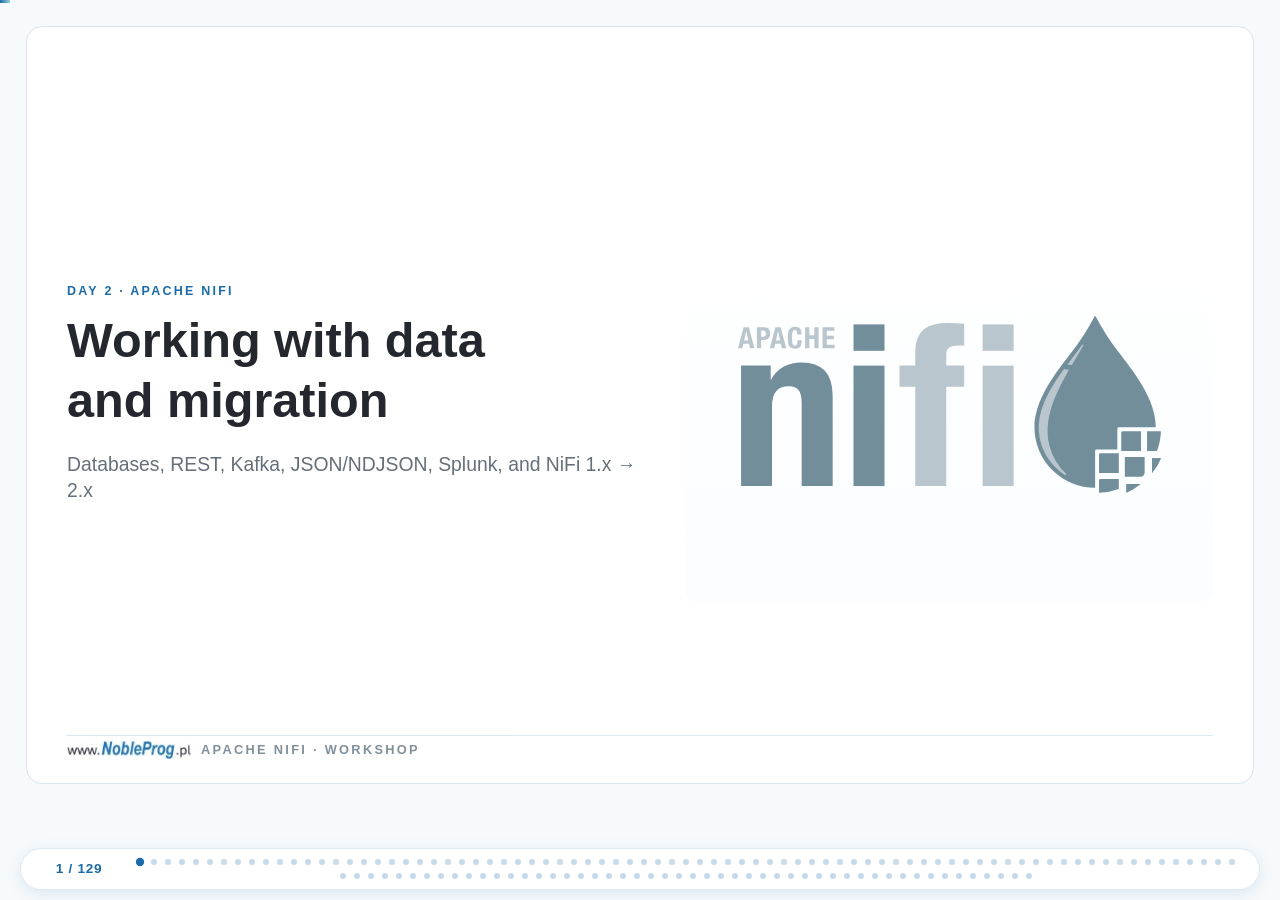
<file: content/presentation/nifi_day2/index.html>
<!DOCTYPE html>
<html lang="en">
<head>
  <meta charset="UTF-8" />
  <meta name="viewport" content="width=device-width, initial-scale=1.0" />
  <title>Apache NiFi — Day 2</title>
  <link rel="stylesheet" href="../shared/css/main.css">
</head>
<body>
  <div class="deck">

    <div class="slide s-section s-title" id="s1">
      <div class="title-left">
        <div class="eyebrow">Day 2 · Apache NiFi</div>
        <h1>Working with data<br />and migration</h1>
        <div class="subtitle">Databases, REST, Kafka, JSON/NDJSON, Splunk, and NiFi 1.x → 2.x</div>
      </div>
      <div class="title-visual">
        <div class="title-image-placeholder">
          <img src="../shared/images/nifi-logo.svg" alt="Apache NiFi logo" class="title-nifi-logo">
        </div>
      </div>
      <div class="slide-logo">Apache NiFi · Workshop</div>
    </div>

    <div class="slide s-section" id="s2">
      <div class="section-number">S2</div>
      <div class="eyebrow">Day 2</div>
      <h2 class="section-heading">Agenda</h2>
      <ol class="bullets numbered">
        <li><strong>Integrations</strong>: databases, REST APIs, Kafka</li>
        <li><strong>Transforming JSON and NDJSON</strong>: Jolt, UpdateRecord, QueryRecord</li>
        <li><strong>Splunk integration</strong>: delivery options and throughput</li>
        <li><strong>Migration from NiFi 1.x to 2.x</strong>: changes, upgrade path, validation, rollback</li>
        <li><strong>Day 2 recap and Q&amp;A</strong>: key takeaways, self-check questions</li>
      </ol>
      <div class="slide-logo">Apache NiFi · Workshop</div>
    </div>

    <div class="slide s-intro" id="s3">
      <h2>Connecting to databases,<br />REST APIs, and Kafka</h2>
      <div class="slide-logo">Apache NiFi · Workshop</div>
    </div>

    <div class="slide s-section" id="s4">
      <div class="section-number">S4</div>
      <div class="eyebrow">Databases · JDBC</div>
      <h2 class="section-heading">Connection pool as a Controller Service</h2>
      <div class="subtitle"><code>DBCPConnectionPool</code> (or <code>HikariCPConnectionPool</code>) is shared by every processor that references it — the pool size caps total DB concurrency.</div>
      <table class="deployment-table">
        <tr><th>Property</th><th>Purpose</th><th class="col-plus">Recommendation</th></tr>
        <tr><td>Database Connection URL</td><td><code>jdbc:postgresql://db:5432/orders</code></td><td class="col-plus">Use a parameter: <code>#{db.url}</code></td></tr>
        <tr><td>Driver Class Name / Locations</td><td><code>org.postgresql.Driver</code>, path to the JAR</td><td class="col-plus">Keep drivers outside <code>lib/</code>, e.g. <code>/opt/nifi/drivers/</code></td></tr>
        <tr><td>Database User / Password</td><td>Credentials</td><td class="col-plus">Password as a sensitive parameter</td></tr>
        <tr><td>Max Wait Time</td><td>Wait for a free connection</td><td class="col-plus">Shorter than query timeouts, so errors surface</td></tr>
        <tr><td>Max Total Connections</td><td>Pool size</td><td class="col-plus">≥ sum of Concurrent Tasks using the pool, ≤ DB limits</td></tr>
        <tr><td>Validation Query</td><td>Connection liveness check</td><td class="col-plus"><code>SELECT 1</code> (or driver <code>isValid</code>)</td></tr>
      </table>
      <div class="slide-logo">Apache NiFi · Workshop</div>
    </div>

    <div class="slide s-section" id="s5">
      <div class="section-number">S5</div>
      <div class="eyebrow">Databases · JDBC</div>
      <h2 class="section-heading">Security and compatibility notes</h2>
      <ul class="bullets">
        <li><strong>1.22.0:</strong> H2 connections no longer supported in <code>DBCPConnectionPool</code> / <code>HikariCPConnectionPool</code> (URL validation after a CVE).</li>
        <li><strong>1.23.0:</strong> the <em>Reference Remote Resources</em> restriction was introduced for several components, including <code>DBCPConnectionPool</code>.</li>
        <li><strong>2.10.0:</strong> restricted components as an authorization mechanism were removed (see Day 3, security).</li>
        <li><strong>2.7.0:</strong> AWS RDS IAM authentication added for DBCP.</li>
        <li><strong>2.2.0:</strong> <strong>Database Dialect Service</strong> for different SQL dialects.</li>
      </ul>
      <div class="slide-logo">Apache NiFi · Workshop</div>
    </div>

    <div class="slide s-section" id="s6">
      <div class="section-number">S6</div>
      <div class="eyebrow">JDBC driver</div>
      <h2 class="section-heading">The driver is yours to add</h2>
      <div class="subtitle">Standard NiFi distributions do not ship JDBC drivers for external databases. Processors never touch the driver directly — the Controller Service does.</div>
      <div class="diagram-shell">
        <svg class="diagram-svg" viewBox="0 0 1080 250" role="img" aria-label="Driver JAR on disk loaded by DBCPConnectionPool referenced by processors">
          <defs><marker id="arr-jdbc" markerWidth="8" markerHeight="8" refX="7" refY="4" orient="auto"><path d="M0,0 L8,4 L0,8 z" fill="#1a6ba7"></path></marker></defs>
          <rect x="20" y="40" width="270" height="70" rx="8" fill="#fff4e6" stroke="#d17b00" stroke-width="2"></rect>
          <text x="155" y="70" text-anchor="middle" class="svg-text">Driver JAR on node disk</text>
          <text x="155" y="94" text-anchor="middle" class="svg-tag">/opt/nifi/drivers/postgresql</text>
          <rect x="340" y="30" width="400" height="90" rx="8" fill="#e0f0fe" stroke="#1a6ba7" stroke-width="2"></rect>
          <text x="540" y="66" text-anchor="middle" class="svg-text">DBCPConnectionPool</text>
          <text x="540" y="92" text-anchor="middle" class="svg-tag">URL · driver class · JAR path · user/password</text>
          <rect x="800" y="40" width="250" height="70" rx="8" fill="#edf8f2" stroke="#20804d" stroke-width="2"></rect>
          <text x="925" y="81" text-anchor="middle" class="svg-text">Database</text>
          <rect x="160" y="170" width="760" height="56" rx="8" fill="#ffffff" stroke="#1a6ba7" stroke-width="2"></rect>
          <text x="540" y="204" text-anchor="middle" class="svg-text">ExecuteSQLRecord · PutDatabaseRecord · QueryDatabaseTableRecord</text>
          <line x1="290" y1="75" x2="340" y2="75" stroke="#1a6ba7" stroke-width="2" marker-end="url(#arr-jdbc)"></line>
          <line x1="740" y1="75" x2="800" y2="75" stroke="#1a6ba7" stroke-width="2" marker-end="url(#arr-jdbc)"></line>
          <line x1="540" y1="170" x2="540" y2="120" stroke="#1a6ba7" stroke-width="2" marker-end="url(#arr-jdbc)"></line>
          <text x="555" y="152" class="svg-tag">reference to the service</text>
        </svg>
      </div>
      <div class="hibox"><strong>Step 1 — download</strong> only from the vendor site or Maven Central; verify the SHA-256 checksum or signature. Pick a version that supports <strong>your DB version</strong> and <strong>Java 21</strong> (NiFi 2.x).</div>
      <div class="slide-logo">Apache NiFi · Workshop</div>
    </div>

    <div class="slide s-section s-deployment" id="s7">
      <div class="section-number">S7</div>
      <div class="eyebrow">JDBC driver · step 1</div>
      <h2 class="section-heading">Common drivers: coordinates, class, URL</h2>
      <table class="deployment-table">
        <tr><th>DBMS</th><th>Maven coordinates</th><th>Driver class</th><th>JDBC URL</th></tr>
        <tr><td>PostgreSQL</td><td><code>org.postgresql:postgresql</code></td><td><code>org.postgresql.Driver</code></td><td><code>jdbc:postgresql://host:5432/db</code></td></tr>
        <tr><td>MySQL</td><td><code>com.mysql:mysql-connector-j</code></td><td><code>com.mysql.cj.jdbc.Driver</code></td><td><code>jdbc:mysql://host:3306/db</code></td></tr>
        <tr><td>MariaDB</td><td><code>org.mariadb.jdbc:mariadb-java-client</code></td><td><code>org.mariadb.jdbc.Driver</code></td><td><code>jdbc:mariadb://host:3306/db</code></td></tr>
        <tr><td>SQL Server</td><td><code>com.microsoft.sqlserver:mssql-jdbc</code></td><td><code>com.microsoft.sqlserver.jdbc.SQLServerDriver</code></td><td><code>jdbc:sqlserver://host:1433;databaseName=db;encrypt=true</code></td></tr>
        <tr><td>Oracle</td><td><code>com.oracle.database.jdbc:ojdbc11</code></td><td><code>oracle.jdbc.OracleDriver</code></td><td><code>jdbc:oracle:thin:@//host:1521/SERVICE</code></td></tr>
        <tr><td>ClickHouse</td><td><code>com.clickhouse:clickhouse-jdbc</code></td><td><code>com.clickhouse.jdbc.ClickHouseDriver</code></td><td><code>jdbc:clickhouse://host:8123/db</code></td></tr>
      </table>
      <div class="note">Always confirm the class name and URL format in the docs of <em>your</em> driver version. Some drivers need extra JARs (e.g. Oracle helper libraries, SQL Server native components for Windows auth).</div>
      <div class="slide-logo">Apache NiFi · Workshop</div>
    </div>

    <div class="slide s-code" id="s8">
      <div class="section-number">S8</div>
      <div class="eyebrow">JDBC driver · step 2</div>
      <h2 class="section-heading">Place the driver on every node — outside <code>lib/</code></h2>
      <div class="split2">
        <div class="split-left">
          <h3>Why not <code>NIFI_HOME/lib</code></h3>
          <ul class="bullets">
            <li><code>lib/</code> is the framework directory: third-party JARs can cause <strong>classpath conflicts</strong>.</li>
            <li>Files in <code>lib/</code> are lost or must be moved by hand on every upgrade.</li>
            <li>A driver referenced by a service gets <strong>its own class loader</strong> — pools can use different driver versions.</li>
          </ul>
        </div>
        <div class="split-right">
          <div class="terminal-window">
            <div class="terminal-titlebar"><span class="terminal-dot terminal-dot-red"></span><span class="terminal-dot terminal-dot-yellow"></span><span class="terminal-dot terminal-dot-green"></span><span class="terminal-title">nifi-node-1</span></div>
<pre><code><span class="terminal-prompt">$</span> sudo mkdir -p /opt/nifi/drivers/postgresql
<span class="terminal-prompt">$</span> sudo cp postgresql-&lt;version&gt;.jar \
      /opt/nifi/drivers/postgresql/
<span class="terminal-prompt">$</span> sudo chown -R nifi:nifi /opt/nifi/drivers
<span class="terminal-prompt">$</span> sudo chmod 750 /opt/nifi/drivers \
      /opt/nifi/drivers/postgresql
<span class="terminal-prompt">$</span> sudo chmod 640 /opt/nifi/drivers/postgresql/*.jar
<span class="cm"># repeat on every cluster node (or roll out via Ansible / image)</span></code></pre>
          </div>
        </div>
      </div>
      <div class="slide-logo">Apache NiFi · Workshop</div>
    </div>

    <div class="slide s-section" id="s9">
      <div class="section-number">S9</div>
      <div class="eyebrow">JDBC driver · step 2</div>
      <h2 class="section-heading">Placement requirements</h2>
      <table>
        <tr><th>Requirement</th><th>Why</th></tr>
        <tr><td><strong>Same path on every cluster node</strong></td><td>The path resolves locally on each node; a JAR on one node only makes the service invalid on the others</td></tr>
        <tr><td>Read access for the NiFi user</td><td>e.g. owner <code>nifi:nifi</code>, <code>640</code> on files, <code>750</code> on the directory</td></tr>
        <tr><td>A whole directory may be referenced</td><td>All JARs in it are loaded — handy for multi-JAR drivers; never mix versions of one driver</td></tr>
        <tr><td>Keep the directory clean</td><td>Every JAR lands in the service's class loader</td></tr>
      </table>
      <ul class="bullets">
        <li><strong>Docker:</strong> mount a drivers volume (<code>./drivers:/opt/nifi/drivers</code>). <strong>Kubernetes:</strong> custom image, an <code>initContainer</code> that downloads the JAR, or a PersistentVolume — same path in every pod.</li>
        <li><strong>NiFi 2.x assets:</strong> 2.0.0 added REST upload of assets and custom NARs; Parameter Context values can reference uploaded assets. In 2.12.0 such a parameter works in <em>Database Driver Locations</em>: the driver is loaded from the asset when the service is enabled.</li>
      </ul>
      <div class="slide-logo">Apache NiFi · Workshop</div>
    </div>

    <div class="slide s-section" id="s10">
      <div class="section-number">S10</div>
      <div class="eyebrow">JDBC driver · step 3</div>
      <h2 class="section-heading">Create and configure <code>DBCPConnectionPool</code></h2>
      <div class="subtitle">Process Group → <strong>Controller Services</strong> → <strong>+</strong>. A service is visible to its group and nested groups; one in the root group is visible to all.</div>
      <table class="deployment-table">
        <tr><th>Property</th><th>Example</th><th>Comment</th></tr>
        <tr><td>Database Connection URL</td><td><code>#{db.url}</code></td><td>Environment parameter; never put the password in the URL</td></tr>
        <tr><td>Database Driver Class Name</td><td><code>org.postgresql.Driver</code></td><td>From the driver docs</td></tr>
        <tr><td><strong>Database Driver Locations</strong></td><td class="nowrap-code"><code>/opt/nifi/drivers/postgresql</code></td><td>JAR, directory or URL; comma-separated</td></tr>
        <tr><td>Database User / Password</td><td><code>#{db.user}</code> / <code>#{db.password}</code></td><td>Least privilege; password as a <strong>sensitive parameter</strong></td></tr>
        <tr><td>Max Wait Time · Max Total Connections</td><td><code>10 sec</code> · <code>16</code><br>(defaults <code>500 millis</code> · <code>8</code>)</td><td>The tiny default wait causes <em>“timeout waiting for idle object”</em> under load. Connections multiply by the number of <strong>cluster nodes</strong>!</td></tr>
        <tr><td>Validation Query</td><td><code>SELECT 1</code> (Oracle: <code>… FROM DUAL</code>)</td><td>Liveness check when a connection is borrowed</td></tr>
        <tr><td>Dynamic properties</td><td><code>sslmode = verify-full</code></td><td>JDBC connection properties (EL on environment variables); a <code>SENSITIVE.</code> prefix (e.g. <code>SENSITIVE.password</code>) makes the value sensitive</td></tr>
      </table>
      <div class="small">Related defaults: Max Idle Connections <code>8</code> · Minimum Idle Connections <code>0</code> · Max Connection Lifetime <code>-1</code> (unlimited) · Minimum Evictable Idle Time <code>30 mins</code>.</div>
      <div class="slide-logo">Apache NiFi · Workshop</div>
    </div>

    <div class="slide s-section" id="s11">
      <div class="section-number">S11</div>
      <div class="eyebrow">JDBC driver · steps 3–4</div>
      <h2 class="section-heading">Enable, verify, attach a processor</h2>
      <div class="split2">
        <div class="split-left">
          <ol class="bullets">
            <li><strong>Apply</strong> → the service should be <em>Disabled</em> with no red icon. If <em>Invalid</em>, hover the icon to see why.</li>
            <li><strong>Enable</strong> (lightning icon) — the pool is created.</li>
            <li><strong>Verify</strong> (if your version has it) — checks driver loading and the connection without running a flow.</li>
            <li>In the processor, set <strong>Database Connection Pooling Service</strong> (or "Create new service…").</li>
          </ol>
        </div>
        <div class="split-right">
          <table>
        <tr><th>Processor</th><th>Configure</th></tr>
        <tr><td><code>ExecuteSQLRecord</code></td><td>SQL Query · Record Writer · Max Rows Per FlowFile · Fetch Size</td></tr>
        <tr><td><code>QueryDatabaseTableRecord</code></td><td>Table Name · Maximum-value Columns · Record Writer · Primary Node Only</td></tr>
        <tr><td><code>PutDatabaseRecord</code></td><td>Record Reader · Statement Type · Table Name · Update Keys · Batch Size</td></tr>
      </table>
          <div class="hibox"><strong>Smoke test:</strong> <code>GenerateFlowFile</code> → <code>ExecuteSQLRecord</code> (<code>SELECT 1 AS ok</code>) → <code>LogAttribute</code>. <code>record.count = 1</code> ⇒ driver, URL and credentials are correct.</div>
        </div>
      </div>
      <div class="slide-logo">Apache NiFi · Workshop</div>
    </div>

    <div class="slide s-section" id="s12">
      <div class="section-number">S12</div>
      <div class="eyebrow">DBCPConnectionPoolLookup</div>
      <h2 class="section-heading">A pool vs a router of pools</h2>
      <div class="split2">
        <div class="split-left">
          <ul class="bullets">
            <li><code>DBCPConnectionPool</code> — a <strong>real pool</strong> to <strong>one</strong> database: URL, driver, credentials, pool size.</li>
            <li><code>DBCPConnectionPoolLookup</code> — <strong>not a pool</strong>: per request it picks another <code>DBCPService</code> by the FlowFile attribute <strong><code>database.name</code></strong>.</li>
            <li>Both implement <code>DBCPService</code> → selectable in the same <em>Database Connection Pooling Service</em> property.</li>
            <li>Configured only via <strong>dynamic properties</strong>: key → target service. No EL, no sensitive values.</li>
          </ul>
          <div class="note">No <code>database.name</code> attribute, or a value that matches no key → <strong>exception</strong> when the connection is requested.</div>
        </div>
        <div class="split-right">
          <div class="diagram-shell">
            <svg class="diagram-svg" viewBox="0 0 560 430" role="img" aria-label="Lookup selects a connection pool by database.name">
              <defs><marker id="arr-lookup" markerWidth="8" markerHeight="8" refX="7" refY="4" orient="auto"><path d="M0,0 L8,4 L0,8 z" fill="#1a6ba7"></path></marker>
              <marker id="arr-lookup-ok" markerWidth="8" markerHeight="8" refX="7" refY="4" orient="auto"><path d="M0,0 L8,4 L0,8 z" fill="#20804d"></path></marker></defs>
              <rect x="130" y="20" width="300" height="62" rx="8" fill="#fff4e6" stroke="#d17b00" stroke-width="2"></rect>
              <text x="280" y="46" text-anchor="middle" class="svg-text">FlowFile</text>
              <text x="280" y="70" text-anchor="middle" class="svg-tag">database.name = tenant_b</text>
              <rect x="150" y="116" width="260" height="48" rx="8" fill="#ffffff" stroke="#1a6ba7" stroke-width="2"></rect>
              <text x="280" y="146" text-anchor="middle" class="svg-text">PutDatabaseRecord</text>
              <rect x="130" y="198" width="300" height="62" rx="8" fill="#e0f0fe" stroke="#1a6ba7" stroke-width="2"></rect>
              <text x="280" y="224" text-anchor="middle" class="svg-text">db-lookup</text>
              <text x="280" y="248" text-anchor="middle" class="svg-tag">DBCPConnectionPoolLookup</text>
              <rect x="20" y="330" width="240" height="62" rx="8" fill="#ffffff" stroke="#9aa9b4" stroke-width="2" stroke-dasharray="6 4"></rect>
              <text x="140" y="356" text-anchor="middle" class="svg-text">pg-tenant-a</text>
              <text x="140" y="380" text-anchor="middle" class="svg-tag">→ DB of tenant A</text>
              <rect x="300" y="330" width="240" height="62" rx="8" fill="#edf8f2" stroke="#20804d" stroke-width="2"></rect>
              <text x="420" y="356" text-anchor="middle" class="svg-text">pg-tenant-b</text>
              <text x="420" y="380" text-anchor="middle" class="svg-tag">→ DB of tenant B</text>
              <line x1="280" y1="82" x2="280" y2="116" stroke="#1a6ba7" stroke-width="2" marker-end="url(#arr-lookup)"></line>
              <line x1="280" y1="164" x2="280" y2="198" stroke="#1a6ba7" stroke-width="2" marker-end="url(#arr-lookup)"></line>
              <line x1="220" y1="260" x2="150" y2="330" stroke="#9aa9b4" stroke-width="2" stroke-dasharray="6 4"></line>
              <line x1="340" y1="260" x2="410" y2="330" stroke="#20804d" stroke-width="2.4" marker-end="url(#arr-lookup-ok)"></line>
              <text x="120" y="300" text-anchor="middle" class="svg-tag">tenant_a</text>
              <text x="448" y="300" text-anchor="middle" class="svg-tag">tenant_b ✓</text>
            </svg>
          </div>
        </div>
      </div>
      <div class="slide-logo">Apache NiFi · Workshop</div>
    </div>

    <div class="slide s-section s-deployment" id="s13">
      <div class="section-number">S13</div>
      <div class="eyebrow">DBCPConnectionPoolLookup</div>
      <h2 class="section-heading">Pool vs Lookup: side by side</h2>
      <table class="deployment-table">
        <tr><th>Aspect</th><th><code>DBCPConnectionPool</code></th><th><code>DBCPConnectionPoolLookup</code></th></tr>
        <tr><td>What it is</td><td>Connection pool</td><td>Proxy / router between several <code>DBCPService</code>s</td></tr>
        <tr><td>URL, driver, password</td><td>Stored in it</td><td>In the <strong>target</strong> pools; Lookup holds only key → service</td></tr>
        <tr><td>Choice of database</td><td>Fixed by configuration</td><td><strong>Dynamic</strong>, per FlowFile, by <code>database.name</code></td></tr>
        <tr><td>Pool size</td><td>Its own <code>Max Total Connections</code></td><td>None — total = sum of target pools</td></tr>
        <tr><td>Flow requirement</td><td>None</td><td>Set <code>database.name</code> before the processor (<code>UpdateAttribute</code>, <code>EvaluateJsonPath</code>, <code>PartitionRecord</code>…)</td></tr>
        <tr><td>Usable by</td><td>Any processor with a DBCP property</td><td>Only processors with an <strong>incoming FlowFile</strong> — not <code>QueryDatabaseTableRecord</code>, <code>ListDatabaseTables</code></td></tr>
        <tr><td>Failure modes</td><td>DB unreachable</td><td>Plus: missing attribute or unknown key</td></tr>
      </table>
      <div class="slide-logo">Apache NiFi · Workshop</div>
    </div>

    <div class="slide s-section" id="s14">
      <div class="section-number">S14</div>
      <div class="eyebrow">DBCPConnectionPoolLookup</div>
      <h2 class="section-heading">When to use a Lookup — and when not</h2>
      <div class="split2">
        <div class="split-left">
          <h3>Use it for</h3>
          <ul class="bullets">
            <li><strong>Multitenancy:</strong> a DB per customer, same schema, same flow — one flow instead of N copies.</li>
            <li><strong>Shards / regions:</strong> the same queries against several databases.</li>
            <li><strong>Read/write split:</strong> different keys for replica and primary branches.</li>
            <li><strong>Controlled switch-over</strong> between DB instances without editing processors.</li>
          </ul>
        </div>
        <div class="split-right">
          <h3>Skip it when</h3>
          <ul class="bullets">
            <li>There is only one database — a plain <code>DBCPConnectionPool</code> is simpler.</li>
            <li>Databases need <strong>different SQL or logic</strong> — separate branches are clearer.</li>
            <li>You need automatic failover — solve it in DNS or the DB cluster.</li>
          </ul>
        </div>
      </div>
      <div class="slide-logo">Apache NiFi · Workshop</div>
    </div>

    <div class="slide s-code" id="s15">
      <div class="section-number">S15</div>
      <div class="eyebrow">DBCPConnectionPoolLookup · example</div>
      <h2 class="section-heading">Multitenant order intake</h2>
      <ol class="bullets">
        <li>Two <code>DBCPConnectionPool</code>s: <code>pg-tenant-a</code>, <code>pg-tenant-b</code> (different URLs/credentials, same driver) — enable them.</li>
        <li><code>DBCPConnectionPoolLookup</code> <code>db-lookup</code>: dynamic properties <code>tenant_a → pg-tenant-a</code>, <code>tenant_b → pg-tenant-b</code> — enable after the targets.</li>
      </ol>
      <pre><code>ConsumeKafka <span class="cm">(RECORD)</span>
  ► PartitionRecord   <span class="cm">(by /tenant → attribute tenant)</span>
  ► UpdateAttribute   database.name = ${tenant}
  ► RouteOnAttribute  allow: tenant_a | tenant_b   <span class="cm">(else → DLQ)</span>
  ► PutDatabaseRecord <span class="cm">(Database Connection Pooling Service = db-lookup)</span></code></pre>
      <div class="hibox"><code>PartitionRecord</code> is required: <strong>one FlowFile goes to one database</strong>, so mixed tenants must be split before writing.</div>
      <div class="slide-logo">Apache NiFi · Workshop</div>
    </div>

    <div class="slide s-section" id="s16">
      <div class="section-number">S16</div>
      <div class="eyebrow">DBCPConnectionPoolLookup</div>
      <h2 class="section-heading">Pitfalls</h2>
      <ul class="bullets">
        <li>The attribute name is fixed — <code>database.name</code>; the value must match the dynamic property name <strong>exactly</strong> (case-sensitive).</li>
        <li><strong>Security:</strong> if the value comes from external data (HTTP header, message field), it selects the target DB. Whitelist it with <code>RouteOnAttribute</code>.</li>
        <li>Missing attribute / unknown key fails when the connection is requested — plan <code>failure</code>/DLQ branches and watch bulletins.</li>
        <li>Enable targets before the Lookup; a target can't be disabled while the Lookup is enabled.</li>
        <li><strong>Cluster:</strong> the driver must be on every node; total connections = sum of pools × number of nodes.</li>
        <li>Don't confuse it with <code>DatabaseRecordLookupService</code> / <code>SimpleDatabaseLookupService</code> — those <em>enrich</em> records for <code>LookupRecord</code>.</li>
      </ul>
      <div class="slide-logo">Apache NiFi · Workshop</div>
    </div>

    <div class="slide s-section" id="s17">
      <div class="section-number">S17</div>
      <div class="eyebrow">HikariCPConnectionPool</div>
      <h2 class="section-heading">An alternative pool implementation</h2>
      <table>
        <tr><th></th><th><code>DBCPConnectionPool</code></th><th><code>HikariCPConnectionPool</code></th></tr>
        <tr><td>Pool library</td><td>Apache Commons DBCP</td><td>HikariCP</td></tr>
        <tr><td>Purpose</td><td>Default general-purpose pool</td><td>Alternative pool with a different set of settings</td></tr>
        <tr><td>Properties (defaults)</td><td>Max Total Connections <code>8</code>, Max Wait Time <code>500 millis</code>, Max Idle <code>8</code>, Minimum Idle <code>0</code>, Max Connection Lifetime <code>-1</code>, Validation Query, Kerberos User Service</td><td>Max Total Connections <code>10</code>, Max Wait Time <code>500 millis</code>, <strong>Minimum Idle Connections <code>10</code></strong>, Max Connection Lifetime <code>-1</code>, Validation Query, Kerberos User Service</td></tr>
        <tr><td>Driver, URL, user</td><td>Required</td><td>Required — attached the same way</td></tr>
        <tr><td>Role in the flow</td><td>Connection to one DB</td><td>Same</td></tr>
      </table>
      <div class="hibox">Both are <strong>real pools</strong> (unlike the Lookup). Start with <code>DBCPConnectionPool</code>; switch to HikariCP only when measurements under high concurrency justify it. HikariCP docs recommend <strong>Minimum Idle = Max Total Connections</strong> so the pool does not recreate connections. The 1.22.0 H2 restriction applies to both.</div>
      <div class="slide-logo">Apache NiFi · Workshop</div>
    </div>

    <div class="slide s-section" id="s18">
      <div class="section-number">S18</div>
      <div class="eyebrow">Reading · ExecuteSQLRecord</div>
      <h2 class="section-heading">Arbitrary SELECT with a Record Writer</h2>
      <table>
        <tr><th>Property</th><th>Purpose</th></tr>
        <tr><td>Database Connection Pooling Service</td><td>The DBCP service</td></tr>
        <tr><td>SQL Query</td><td>Supports EL on incoming FlowFile attributes (<code>${id}</code>) — convenient but risky</td></tr>
        <tr><td>Record Writer</td><td>Output format (JSON/NDJSON, Avro, CSV…)</td></tr>
        <tr><td>Max Rows Per FlowFile</td><td>Output FlowFile size (0 = all rows in one)</td></tr>
        <tr><td>Output Batch Size</td><td>FlowFiles handed to the session before commit — less memory on huge result sets</td></tr>
        <tr><td>Fetch Size / Max Wait Time</td><td>Rows fetched per round trip by the driver / execution limit</td></tr>
      </table>
      <div class="slide-logo">Apache NiFi · Workshop</div>
    </div>

    <div class="slide s-section" id="s19">
      <div class="section-number">S19</div>
      <div class="eyebrow">Reading · pitfalls</div>
      <h2 class="section-heading">Memory and SQL injection</h2>
      <div class="split2">
        <div class="split-left">
          <h3>Memory</h3>
          <ul class="bullets">
            <li>Some JDBC drivers (PostgreSQL) load the <strong>whole result</strong> into client memory without cursor mode.</li>
            <li>For <code>Fetch Size</code> to work, driver-specific settings may be needed (PostgreSQL: non-autocommit mode; exact conditions — pgjdbc docs on fetching results with a cursor).</li>
            <li>Always bound queries by time or key.</li>
          </ul>
        </div>
        <div class="split-right">
          <h3>Parameters in SQL</h3>
          <ul class="bullets">
            <li>Substituting EL values into SQL text is vulnerable to <strong>SQL injection</strong> when values come from external data.</li>
            <li>Use the parameterized path (<code>sql.args.N.type/value</code> with <code>PutSQL</code>).</li>
            <li>Or validate values first (<code>RouteOnAttribute</code> / <code>ValidateRecord</code>).</li>
          </ul>
        </div>
      </div>
      <div class="slide-logo">Apache NiFi · Workshop</div>
    </div>

    <div class="slide s-section" id="s20">
      <div class="section-number">S20</div>
      <div class="eyebrow">Reading · QueryDatabaseTableRecord</div>
      <h2 class="section-heading">Incremental table extraction</h2>
      <table>
        <tr><th>Property</th><th>Purpose</th></tr>
        <tr><td>Table Name, Columns to Return</td><td>Source</td></tr>
        <tr><td><strong>Maximum-value Columns</strong></td><td>Monotonic columns (id, updated_at); the max is kept in <strong>state</strong> and <code>WHERE col &gt; &lt;state&gt;</code> is added</td></tr>
        <tr><td>Max Rows Per FlowFile, Fetch Size</td><td>Size and memory control</td></tr>
        <tr><td>Scheduling</td><td><strong>Primary Node Only</strong> in a cluster — otherwise every node reads the same rows</td></tr>
      </table>
      <div class="hibox hibox-red">UPDATEs that don't change the max-value column and DELETEs are <strong>not detected</strong>. For CDC use CDC sources (<code>CaptureChangeMySQL</code>, Debezium → Kafka). For very large tables combine <code>GenerateTableFetch</code> + <code>ExecuteSQLRecord</code> with load balancing.</div>
      <div class="slide-logo">Apache NiFi · Workshop</div>
    </div>

    <div class="slide s-section" id="s21">
      <div class="section-number">S21</div>
      <div class="eyebrow">Writing · PutDatabaseRecord</div>
      <h2 class="section-heading">Batch insert / update / upsert / delete</h2>
      <table>
        <tr><th>Property</th><th>Purpose</th></tr>
        <tr><td>Record Reader</td><td>Input records reader — with an <strong>explicit schema</strong></td></tr>
        <tr><td>Database Type / Dialect</td><td>Needed for UPSERT and dialect specifics</td></tr>
        <tr><td><strong>Statement Type</strong></td><td><code>INSERT</code>, <code>UPDATE</code>, <code>DELETE</code>, <code>UPSERT</code> (1.22.0+), <code>INSERT_IGNORE</code>, <code>SQL</code>, <code>Use statement.type Attribute</code>, <code>Use Record Path</code></td></tr>
        <tr><td>Translate Field Names</td><td>Match fields to columns ignoring case/underscores</td></tr>
        <tr><td>Unmatched Field / Column Behavior</td><td>Fields without columns and vice versa</td></tr>
        <tr><td>Update Keys · Batch Size</td><td>Keys for UPDATE/UPSERT · rows per JDBC batch</td></tr>
        <tr><td>Rollback On Failure</td><td>Roll back the whole transaction, keep the FlowFile in the input queue</td></tr>
      </table>
      <div class="slide-logo">Apache NiFi · Workshop</div>
    </div>

    <div class="slide s-section" id="s22">
      <div class="section-number">S22</div>
      <div class="eyebrow">Writing · PutDatabaseRecord</div>
      <h2 class="section-heading">Relationships and efficiency</h2>
      <div class="split2">
        <div class="split-left">
          <h3>Relationships</h3>
          <ul class="bullets">
            <li><code>success</code></li>
            <li><code>failure</code> — the DB rejects the data (constraints, wrong types).</li>
            <li><code>retry</code> — transient issues (lost connection, deadlock).</li>
          </ul>
          <div class="hibox hibox-red">Never loop <code>retry</code> back into the same processor without a limit.</div>
        </div>
        <div class="split-right">
          <h3>Efficiency</h3>
          <ol class="bullets">
            <li>Large FlowFiles (thousands of records) + <strong>batch</strong>.</li>
            <li><code>Concurrent Tasks</code> ≤ pool size; watch table locks.</li>
            <li>Idempotency for at-least-once: <code>UPSERT</code> / <code>INSERT_IGNORE</code> with a unique event key.</li>
            <li>Huge loads: DB bulk paths (<code>COPY</code>, bulk loaders) are outside NiFi.</li>
          </ol>
        </div>
      </div>
      <div class="slide-logo">Apache NiFi · Workshop</div>
    </div>

    <div class="slide s-code" id="s23">
      <div class="section-number">S23</div>
      <div class="eyebrow">Example</div>
      <h2 class="section-heading">Target table for the lab</h2>
      <pre><code><span class="kw">CREATE TABLE</span> orders_stage (
    order_id   <span class="fn">VARCHAR</span>(64) <span class="kw">PRIMARY KEY</span>,
    customer   <span class="fn">VARCHAR</span>(128),
    amount     <span class="fn">NUMERIC</span>(12,2) <span class="kw">NOT NULL</span>,
    currency   <span class="fn">CHAR</span>(3) <span class="kw">NOT NULL</span>,
    created_at <span class="fn">TIMESTAMP</span> <span class="kw">NOT NULL</span>,
    ingest_ts  <span class="fn">TIMESTAMP</span> <span class="kw">DEFAULT</span> CURRENT_TIMESTAMP
);</code></pre>
      <div class="hibox"><code>order_id</code> is the unique event key — it makes <code>UPSERT</code> safe under at-least-once delivery.</div>
      <div class="slide-logo">Apache NiFi · Workshop</div>
    </div>

    <div class="slide s-intro" id="s24">
      <h2>Lab 4: connecting NiFi<br />to a database</h2>
      <div class="slide-logo">Apache NiFi · Workshop</div>
    </div>

    <div class="slide s-section" id="s25">
      <div class="section-number">S25</div>
      <div class="eyebrow">REST API · InvokeHTTP</div>
      <h2 class="section-heading">The universal HTTP client</h2>
      <div class="subtitle">Replaces the removed <code>GetHTTP</code> / <code>PostHTTP</code> (removed in 2.0).</div>
      <table>
        <tr><th>Property</th><th>Purpose</th></tr>
        <tr><td>HTTP Method / HTTP URL</td><td><code>GET</code>, <code>POST</code>, <code>PUT</code>… (EL supported); URL values must be URL-encoded (since 1.24.0)</td></tr>
        <tr><td>SSL Context Service</td><td>TLS: trust store, client certificate</td></tr>
        <tr><td>Connection / Read Timeout</td><td>Always set deliberately — defaults may not fit your API</td></tr>
        <tr><td>Request OAuth2 Access Token Provider</td><td><code>StandardOauth2AccessTokenProvider</code> (client credentials; JWT Bearer since 2.4.0)</td></tr>
        <tr><td>Dynamic properties</td><td>HTTP headers, e.g. <code>Authorization</code>, <code>X-Request-Id: ${UUID()}</code></td></tr>
        <tr><td>Always Output Response</td><td>Emit to <code>Response</code> even on error statuses</td></tr>
      </table>
      <div class="slide-logo">Apache NiFi · Workshop</div>
    </div>

    <div class="slide s-section" id="s26">
      <div class="section-number">S26</div>
      <div class="eyebrow">REST API · InvokeHTTP</div>
      <h2 class="section-heading">Routing response codes</h2>
      <table>
        <tr><th>Relationship</th><th>When</th></tr>
        <tr><td><code>Original</code></td><td>The original request (when context is needed)</td></tr>
        <tr><td><code>Response</code></td><td>Successful status (2xx) — body in the content</td></tr>
        <tr><td><code>Retry</code></td><td>Responses where retrying makes sense (incl. 5xx)</td></tr>
        <tr><td><code>No Retry</code></td><td>Client errors (4xx): retrying is pointless</td></tr>
        <tr><td><code>Failure</code></td><td>Transport errors: connection, DNS, timeout</td></tr>
      </table>
      <div class="hibox">Response attributes: <code>invokehttp.status.code</code>, <code>invokehttp.status.message</code>, <code>invokehttp.request.url</code>, <code>invokehttp.tx.id</code>, <code>invokehttp.response.url</code> — use them for routing and logging.</div>
      <div class="slide-logo">Apache NiFi · Workshop</div>
    </div>

    <div class="slide s-section" id="s27">
      <div class="section-number">S27</div>
      <div class="eyebrow">REST API · resilience</div>
      <h2 class="section-heading">Retry with exponential backoff</h2>
      <ol class="bullets">
        <li><strong>Framework-level Retry</strong> (since 1.16.0): <em>Relationships</em> tab → tick <em>Retry</em> for <code>Retry</code>/<code>Failure</code>; set the number of attempts, <strong>Backoff Policy</strong> (Penalize/Yield), and <strong>Maximum Backoff Period</strong>. No loop in the flow needed.</li>
        <li>More complex logic: <code>RetryFlowFile</code> (Day 3).</li>
        <li>Rate limiting for external APIs: <code>ControlRate</code> (by count, volume, or attribute) before <code>InvokeHTTP</code>, or limit <code>Concurrent Tasks</code>.</li>
      </ol>
      <div class="slide-logo">Apache NiFi · Workshop</div>
    </div>

    <div class="slide s-code" id="s28">
      <div class="section-number">S28</div>
      <div class="eyebrow">Example</div>
      <h2 class="section-heading">Enriching events from an external API</h2>
      <pre><code>ConsumeKafka(Record) ► PartitionRecord(by customer_id) ► InvokeHTTP(GET /customers/${customer_id})
      ├─ Response ► (JoltTransformRecord / LookupRecord ...) ► PutDatabaseRecord
      ├─ Retry ► (framework retry, then) ► RetryFlowFile ► ... ► DLQ
      └─ No Retry / Failure ► DLQ (PutFile / PublishKafka dead-letter topic)</code></pre>
      <ul class="bullets">
        <li>One request per record turns a batch into millions of calls.</li>
        <li>Group by key first (<code>PartitionRecord</code>), cache, or enrich with a batch request.</li>
        <li>In a record flow, <code>LookupRecord</code> + <code>RestLookupService</code> is often better than <code>InvokeHTTP</code> per record.</li>
      </ul>
      <div class="slide-logo">Apache NiFi · Workshop</div>
    </div>

    <div class="slide s-section" id="s29">
      <div class="section-number">S29</div>
      <div class="eyebrow">Kafka · NiFi 2.x</div>
      <h2 class="section-heading">A critical change: unified Kafka components</h2>
      <div class="hibox hibox-red">The "Kafka 2.6" processors — <code>ConsumeKafka_2_6</code>, <code>ConsumeKafkaRecord_2_6</code>, <code>PublishKafka_2_6</code>, <code>PublishKafkaRecord_2_6</code> — were <strong>removed in 2.0.0</strong>.</div>
      <ul class="bullets">
        <li>Replaced by unified <code>ConsumeKafka</code> and <code>PublishKafka</code> plus the <code>Kafka3ConnectionService</code> Controller Service.</li>
        <li>No separate Record variants: record mode is <strong>Processing Strategy = RECORD</strong> (consume) and the matching publish strategy.</li>
        <li>Connection settings (brokers, TLS, SASL) are defined <strong>once</strong> in the service.</li>
        <li>Processors don't depend on the client library version; one processor covers FlowFile / Record / Demarcator modes.</li>
      </ul>
      <div class="slide-logo">Apache NiFi · Workshop</div>
    </div>

    <div class="slide s-section" id="s30">
      <div class="section-number">S30</div>
      <div class="eyebrow">Kafka · architecture</div>
      <h2 class="section-heading">Connection service + processors</h2>
      <div class="diagram-shell">
        <svg class="diagram-svg" viewBox="0 0 980 330" role="img" aria-label="Kafka3ConnectionService shared by ConsumeKafka and PublishKafka">
          <defs>
            <marker id="arr-kafka" markerWidth="8" markerHeight="8" refX="7" refY="4" orient="auto">
              <path d="M0,0 L8,4 L0,8 z" fill="#1a6ba7"></path>
            </marker>
          </defs>
          <rect x="370" y="14" width="240" height="50" rx="8" fill="#edf8f2" stroke="#20804d" stroke-width="2"></rect>
          <text x="490" y="45" text-anchor="middle" class="svg-text">Kafka brokers</text>

          <rect x="260" y="104" width="460" height="70" rx="8" fill="#e0f0fe" stroke="#1a6ba7" stroke-width="2"></rect>
          <text x="490" y="133" text-anchor="middle" class="svg-text">Kafka3ConnectionService</text>
          <text x="490" y="158" text-anchor="middle" class="svg-tag">bootstrap servers · security · SSL/SASL · client timeouts</text>
          <line x1="490" y1="104" x2="490" y2="64" stroke="#1a6ba7" stroke-width="2" marker-end="url(#arr-kafka)"></line>

          <rect x="40" y="220" width="400" height="96" rx="8" fill="#ffffff" stroke="#1a6ba7" stroke-width="2"></rect>
          <text x="240" y="250" text-anchor="middle" class="svg-text">ConsumeKafka</text>
          <text x="240" y="275" text-anchor="middle" class="svg-tag">consumer group · topics · Output Strategy</text>
          <text x="240" y="298" text-anchor="middle" class="svg-tag">Processing: FLOW_FILE | DEMARCATOR | RECORD</text>

          <rect x="540" y="220" width="400" height="96" rx="8" fill="#ffffff" stroke="#1a6ba7" stroke-width="2"></rect>
          <text x="740" y="250" text-anchor="middle" class="svg-text">PublishKafka</text>
          <text x="740" y="275" text-anchor="middle" class="svg-tag">topic · key · headers · Publish Strategy</text>
          <text x="740" y="298" text-anchor="middle" class="svg-tag">delivery guarantee · transactions</text>

          <line x1="240" y1="220" x2="400" y2="174" stroke="#1a6ba7" stroke-width="2" marker-end="url(#arr-kafka)"></line>
          <line x1="740" y1="220" x2="580" y2="174" stroke="#1a6ba7" stroke-width="2" marker-end="url(#arr-kafka)"></line>
        </svg>
      </div>
      <div class="slide-logo">Apache NiFi · Workshop</div>
    </div>

    <div class="slide s-section s-deployment" id="s31">
      <div class="section-number">S31</div>
      <div class="eyebrow">Kafka · Kafka3ConnectionService</div>
      <h2 class="section-heading">Kafka3ConnectionService: key properties</h2>
      <table class="deployment-table">
        <tr><th>Property</th><th>Default</th><th>Purpose</th></tr>
        <tr><td><strong>Bootstrap Servers</strong></td><td>—</td><td>Comma-separated <code>host:port</code> list (<code>bootstrap.servers</code>)</td></tr>
        <tr><td><strong>Security Protocol</strong> · SSL Context Service</td><td><code>PLAINTEXT</code></td><td><code>PLAINTEXT</code>, <code>SSL</code>, <code>SASL_PLAINTEXT</code>, <code>SASL_SSL</code>; SSL Context Service for TLS to the brokers</td></tr>
        <tr><td><strong>SASL Mechanism</strong></td><td><code>GSSAPI</code></td><td><code>GSSAPI</code>, <code>PLAIN</code>, <code>SCRAM-SHA-256</code>, <code>SCRAM-SHA-512</code>; PLAIN/SCRAM need SASL Username and Password</td></tr>
        <tr><td><strong>Max Poll Records</strong></td><td><code>10000</code></td><td>Max records per poll (<code>max.poll.records</code>) — the batch size of <code>ConsumeKafka</code></td></tr>
        <tr><td><strong>Client Timeout</strong></td><td><code>60 sec</code></td><td>Overall client timeout (<code>default.api.timeout.ms</code>); <code>request.timeout.ms</code> is half of it</td></tr>
        <tr><td><strong>Acknowledgment Wait Time</strong> · <strong>Max Metadata Wait Time</strong></td><td><code>5 sec</code> · <code>5 sec</code></td><td>Wait for the ack after sending · wait for metadata / buffer flush on <code>send</code> (<code>max.block.ms</code>)</td></tr>
        <tr><td><strong>Transaction Isolation Level</strong></td><td><code>Read Committed</code></td><td>Skip messages of aborted transactions (may delay); <code>Read Uncommitted</code> — receive immediately</td></tr>
      </table>
      <div class="slide-logo">Apache NiFi · Workshop</div>
    </div>

    <div class="slide s-section" id="s32">
      <div class="section-number">S32</div>
      <div class="eyebrow">Kafka · ConsumeKafka</div>
      <h2 class="section-heading">Key ConsumeKafka properties</h2>
      <table>
        <tr><th>Property</th><th>Purpose</th></tr>
        <tr><td>Group ID</td><td>Consumer group — <strong>all nodes and threads consuming the same partitions must share one Group ID</strong></td></tr>
        <tr><td>Topics</td><td>Topic name(s) or pattern</td></tr>
        <tr><td><strong>Auto Offset Reset</strong></td><td>No stored offset: <code>earliest</code> / <code>latest</code> / <code>none</code> (Kafka <code>auto.offset.reset</code>, default <code>latest</code>)</td></tr>
        <tr><td><strong>Processing Strategy</strong></td><td><code>FLOW_FILE</code> (1 message = 1 FlowFile), <code>DEMARCATOR</code> (many messages + delimiter), <code>RECORD</code> (Reader/Writer)</td></tr>
        <tr><td><strong>Output Strategy</strong></td><td>With <code>RECORD</code>: <code>Use Content as Value</code>, <code>Use Wrapper</code> (key, headers, metadata + value), <code>Inject Metadata</code></td></tr>
        <tr><td>Commit Offsets / Max Uncommitted Time</td><td>Offset commit control</td></tr>
      </table>
      <div class="hibox">Output attributes: <code>kafka.topic</code>, <code>kafka.partition</code>, <code>kafka.offset</code>, <code>kafka.max.offset</code>, <code>kafka.count</code>, <code>kafka.key</code>, <code>kafka.timestamp</code>.</div>
      <div class="slide-logo">Apache NiFi · Workshop</div>
    </div>

    <div class="slide s-section" id="s33">
      <div class="section-number">S33</div>
      <div class="eyebrow">Kafka · PublishKafka</div>
      <h2 class="section-heading">Key PublishKafka properties</h2>
      <table>
        <tr><th>Property</th><th>Purpose</th></tr>
        <tr><td>Topic Name</td><td>Target topic, EL supported: <code>orders.${tenant}</code></td></tr>
        <tr><td>Publish Strategy · Record Reader / Writer</td><td>Value = content / wrapper record / records parsed by a Reader; in Record mode each record is a separate message</td></tr>
        <tr><td>Kafka Key / Message Key Field</td><td>Message key: the property value (if unset — the <code>kafka.key</code> attribute) or a field of the input record; the key determines the partition</td></tr>
        <tr><td>Record Key Writer · Record Metadata Strategy</td><td>How to serialize the record key; take topic and partition from record metadata or from processor properties</td></tr>
        <tr><td>Delivery Guarantee (<code>acks</code>)</td><td><code>Best Effort</code> · <code>Guarantee Single Node Delivery</code> · <code>Guarantee Replicated Delivery</code>: faster ↔ more reliable</td></tr>
        <tr><td>Transactions Enabled · Transactional ID Prefix</td><td>Transactional publishing (<code>transactional.id</code> = UUID with the prefix). <strong>Requires <code>Guarantee Replicated Delivery</code></strong></td></tr>
        <tr><td><code>compression.type</code>, <code>partitioner.class</code>, …</td><td>Kafka client settings</td></tr>
      </table>
      <div class="small">Checked against the component description; extra properties exist for Kafka headers and encodings — see <em>Help → Documentation</em>.</div>
      <div class="slide-logo">Apache NiFi · Workshop</div>
    </div>

    <div class="slide s-section" id="s34">
      <div class="section-number">S34</div>
      <div class="eyebrow">Kafka · evolution</div>
      <h2 class="section-heading">Kafka components across 2.x releases</h2>
      <table>
        <tr><th>Version</th><th>Change</th></tr>
        <tr><td>2.0.0-M4</td><td>Kafka 3 support for consume and publish</td></tr>
        <tr><td>2.4.0</td><td>Kafka components refactored; AWS MSK IAM support</td></tr>
        <tr><td>2.5.0</td><td>SASL/OAUTHBEARER; Inject Metadata output; fixes</td></tr>
        <tr><td>2.7.0</td><td>Web Identity for <code>AmazonMSKConnectionService</code></td></tr>
        <tr><td>2.8.0 / 2.9.0</td><td>Fixed duplicate messages on consumer group rebalance in <code>ConsumeKafka</code></td></tr>
      </table>
      <div class="hibox hibox-red">Don't run versions below <strong>2.8.0</strong> in production with frequent rebalances unless the sink is idempotent — duplicates are possible.</div>
      <div class="slide-logo">Apache NiFi · Workshop</div>
    </div>

    <div class="slide s-section" id="s35">
      <div class="section-number">S35</div>
      <div class="eyebrow">Kafka · offsets</div>
      <h2 class="section-heading">Offsets and delivery semantics</h2>
      <ul class="bullets">
        <li>Offsets live <strong>in Kafka</strong> (<code>__consumer_offsets</code>); NiFi commits them after a successful session commit.</li>
        <li>New <code>Group ID</code> = new consumer — reading starts per <code>Auto Offset Reset</code>. Reset offsets with Kafka tooling (<code>kafka-consumer-groups.sh --reset-offsets</code>) while consumers are stopped.</li>
      </ul>
      <table>
        <tr><th>Mode</th><th>Behavior</th><th>Risk</th></tr>
        <tr><td>Commit after successful session (default)</td><td><strong>At-least-once</strong></td><td>Duplicates on failure between side effect and commit; on rebalance</td></tr>
        <tr><td>Auto-commit before processing</td><td>At-most-once</td><td>Loss on failure</td></tr>
        <tr><td>Stateless group with transactional consume/publish</td><td>Closer to <strong>exactly-once</strong> Kafka→Kafka</td><td>Stateless limits (memory, processor set)</td></tr>
      </table>
      <div class="slide-logo">Apache NiFi · Workshop</div>
    </div>

    <div class="slide s-section" id="s36">
      <div class="section-number">S36</div>
      <div class="eyebrow">Kafka · batching</div>
      <h2 class="section-heading">Batching and producer guarantees</h2>
      <ul class="bullets">
        <li><strong>Consume:</strong> one <code>onTrigger</code> reads a batch; with <code>RECORD</code> the batch becomes one FlowFile with N records — the key to throughput. Batch size = service property <strong>Max Poll Records</strong> (default <code>10000</code>) plus <code>Run Duration</code>: larger → bigger batches, higher latency.</li>
        <li><strong>Publish:</strong> in <code>RECORD</code> mode each record is a message; the client batches them by <code>linger.ms</code> / <code>batch.size</code>.</li>
        <li><strong>Message size:</strong> don't publish megabyte FlowFiles as one message; watch broker <code>message.max.bytes</code> and client <code>Max Request Size</code>.</li>
        <li><strong>Producer side:</strong> critical flows — <code>acks=all</code> + idempotent producer; metrics/logs — weaker guarantees for throughput.</li>
      </ul>
      <div class="hibox"><strong>Sink idempotency is the main rule.</strong> At-least-once needs a unique event key + <code>UPSERT</code>, or <code>DetectDuplicate</code>, or deduplication in the sink.</div>
      <div class="slide-logo">Apache NiFi · Workshop</div>
    </div>

    <div class="slide s-section" id="s37">
      <div class="section-number">S37</div>
      <div class="eyebrow">Kafka · parallelism</div>
      <h2 class="section-heading">One consumer per partition</h2>
      <div class="split2">
        <div class="split-left">
          <ul class="bullets">
            <li>Topic with <strong>12 partitions</strong>, group <code>nifi-orders</code>.</li>
            <li>3 nodes × <code>Concurrent Tasks = 4</code> → 12 consumers → 1 partition per thread (ideal).</li>
            <li><code>Concurrent Tasks = 8</code> on 3 nodes → 24 threads for 12 partitions → <strong>12 idle</strong>.</li>
          </ul>
          <div class="hibox">Rule: <code>Concurrent Tasks × nodes ≤ partitions</code>.</div>
        </div>
        <div class="split-right">
          <div class="diagram-shell">
            <svg class="diagram-svg" viewBox="0 0 620 330" role="img" aria-label="12 partitions consumed by 3 nodes with 4 concurrent tasks each">
<rect x="20" y="12" width="150" height="21" rx="4" fill="#e0f0fe" stroke="#1a6ba7" stroke-width="1.5"></rect><text x="95" y="28" text-anchor="middle" class="svg-tag">partition 0</text>
<rect x="20" y="37" width="150" height="21" rx="4" fill="#e0f0fe" stroke="#1a6ba7" stroke-width="1.5"></rect><text x="95" y="53" text-anchor="middle" class="svg-tag">partition 1</text>
<rect x="20" y="62" width="150" height="21" rx="4" fill="#e0f0fe" stroke="#1a6ba7" stroke-width="1.5"></rect><text x="95" y="78" text-anchor="middle" class="svg-tag">partition 2</text>
<rect x="20" y="87" width="150" height="21" rx="4" fill="#e0f0fe" stroke="#1a6ba7" stroke-width="1.5"></rect><text x="95" y="103" text-anchor="middle" class="svg-tag">partition 3</text>
<rect x="20" y="112" width="150" height="21" rx="4" fill="#e0f0fe" stroke="#1a6ba7" stroke-width="1.5"></rect><text x="95" y="128" text-anchor="middle" class="svg-tag">partition 4</text>
<rect x="20" y="137" width="150" height="21" rx="4" fill="#e0f0fe" stroke="#1a6ba7" stroke-width="1.5"></rect><text x="95" y="153" text-anchor="middle" class="svg-tag">partition 5</text>
<rect x="20" y="162" width="150" height="21" rx="4" fill="#e0f0fe" stroke="#1a6ba7" stroke-width="1.5"></rect><text x="95" y="178" text-anchor="middle" class="svg-tag">partition 6</text>
<rect x="20" y="187" width="150" height="21" rx="4" fill="#e0f0fe" stroke="#1a6ba7" stroke-width="1.5"></rect><text x="95" y="203" text-anchor="middle" class="svg-tag">partition 7</text>
<rect x="20" y="212" width="150" height="21" rx="4" fill="#e0f0fe" stroke="#1a6ba7" stroke-width="1.5"></rect><text x="95" y="228" text-anchor="middle" class="svg-tag">partition 8</text>
<rect x="20" y="237" width="150" height="21" rx="4" fill="#e0f0fe" stroke="#1a6ba7" stroke-width="1.5"></rect><text x="95" y="253" text-anchor="middle" class="svg-tag">partition 9</text>
<rect x="20" y="262" width="150" height="21" rx="4" fill="#e0f0fe" stroke="#1a6ba7" stroke-width="1.5"></rect><text x="95" y="278" text-anchor="middle" class="svg-tag">partition 10</text>
<rect x="20" y="287" width="150" height="21" rx="4" fill="#e0f0fe" stroke="#1a6ba7" stroke-width="1.5"></rect><text x="95" y="303" text-anchor="middle" class="svg-tag">partition 11</text>
<rect x="330" y="8" width="270" height="100" rx="8" fill="#ffffff" stroke="#1a6ba7" stroke-width="2"></rect><text x="565" y="64" text-anchor="middle" class="svg-text">N1</text>
<rect x="350" y="14" width="170" height="19" rx="4" fill="#edf8f2" stroke="#20804d" stroke-width="1.5"></rect><text x="435" y="29" text-anchor="middle" class="svg-tag">task 1</text>
<line x1="170" y1="22.5" x2="350" y2="23.5" stroke="#1a6ba7" stroke-width="1.4"></line>
<rect x="350" y="37" width="170" height="19" rx="4" fill="#edf8f2" stroke="#20804d" stroke-width="1.5"></rect><text x="435" y="52" text-anchor="middle" class="svg-tag">task 2</text>
<line x1="170" y1="47.5" x2="350" y2="46.5" stroke="#1a6ba7" stroke-width="1.4"></line>
<rect x="350" y="60" width="170" height="19" rx="4" fill="#edf8f2" stroke="#20804d" stroke-width="1.5"></rect><text x="435" y="75" text-anchor="middle" class="svg-tag">task 3</text>
<line x1="170" y1="72.5" x2="350" y2="69.5" stroke="#1a6ba7" stroke-width="1.4"></line>
<rect x="350" y="83" width="170" height="19" rx="4" fill="#edf8f2" stroke="#20804d" stroke-width="1.5"></rect><text x="435" y="98" text-anchor="middle" class="svg-tag">task 4</text>
<line x1="170" y1="97.5" x2="350" y2="92.5" stroke="#1a6ba7" stroke-width="1.4"></line>
<rect x="330" y="114" width="270" height="100" rx="8" fill="#ffffff" stroke="#1a6ba7" stroke-width="2"></rect><text x="565" y="170" text-anchor="middle" class="svg-text">N2</text>
<rect x="350" y="120" width="170" height="19" rx="4" fill="#edf8f2" stroke="#20804d" stroke-width="1.5"></rect><text x="435" y="135" text-anchor="middle" class="svg-tag">task 1</text>
<line x1="170" y1="122.5" x2="350" y2="129.5" stroke="#1a6ba7" stroke-width="1.4"></line>
<rect x="350" y="143" width="170" height="19" rx="4" fill="#edf8f2" stroke="#20804d" stroke-width="1.5"></rect><text x="435" y="158" text-anchor="middle" class="svg-tag">task 2</text>
<line x1="170" y1="147.5" x2="350" y2="152.5" stroke="#1a6ba7" stroke-width="1.4"></line>
<rect x="350" y="166" width="170" height="19" rx="4" fill="#edf8f2" stroke="#20804d" stroke-width="1.5"></rect><text x="435" y="181" text-anchor="middle" class="svg-tag">task 3</text>
<line x1="170" y1="172.5" x2="350" y2="175.5" stroke="#1a6ba7" stroke-width="1.4"></line>
<rect x="350" y="189" width="170" height="19" rx="4" fill="#edf8f2" stroke="#20804d" stroke-width="1.5"></rect><text x="435" y="204" text-anchor="middle" class="svg-tag">task 4</text>
<line x1="170" y1="197.5" x2="350" y2="198.5" stroke="#1a6ba7" stroke-width="1.4"></line>
<rect x="330" y="220" width="270" height="100" rx="8" fill="#ffffff" stroke="#1a6ba7" stroke-width="2"></rect><text x="565" y="276" text-anchor="middle" class="svg-text">N3</text>
<rect x="350" y="226" width="170" height="19" rx="4" fill="#edf8f2" stroke="#20804d" stroke-width="1.5"></rect><text x="435" y="241" text-anchor="middle" class="svg-tag">task 1</text>
<line x1="170" y1="222.5" x2="350" y2="235.5" stroke="#1a6ba7" stroke-width="1.4"></line>
<rect x="350" y="249" width="170" height="19" rx="4" fill="#edf8f2" stroke="#20804d" stroke-width="1.5"></rect><text x="435" y="264" text-anchor="middle" class="svg-tag">task 2</text>
<line x1="170" y1="247.5" x2="350" y2="258.5" stroke="#1a6ba7" stroke-width="1.4"></line>
<rect x="350" y="272" width="170" height="19" rx="4" fill="#edf8f2" stroke="#20804d" stroke-width="1.5"></rect><text x="435" y="287" text-anchor="middle" class="svg-tag">task 3</text>
<line x1="170" y1="272.5" x2="350" y2="281.5" stroke="#1a6ba7" stroke-width="1.4"></line>
<rect x="350" y="295" width="170" height="19" rx="4" fill="#edf8f2" stroke="#20804d" stroke-width="1.5"></rect><text x="435" y="310" text-anchor="middle" class="svg-tag">task 4</text>
<line x1="170" y1="297.5" x2="350" y2="304.5" stroke="#1a6ba7" stroke-width="1.4"></line>
</svg>
          </div>
        </div>
      </div>
      <div class="slide-logo">Apache NiFi · Workshop</div>
    </div>

    <div class="slide s-section" id="s38">
      <div class="section-number">S38</div>
      <div class="eyebrow">Kafka · parallelism</div>
      <h2 class="section-heading">Parallelism rules</h2>
      <ol class="bullets">
        <li><code>Concurrent Tasks × number of nodes</code> ≤ number of partitions — more is useless.</li>
        <li>If ordering within a partition matters, avoid order-breaking steps after consume (<code>Concurrent Tasks</code> &gt; 1 downstream, round-robin balancing).</li>
        <li>Rebalances pause consumption: don't restart <code>ConsumeKafka</code> needlessly; watch session/heartbeat timeouts.</li>
        <li>Few partitions but heavy processing → distribute <em>after</em> consume with <code>Round robin</code> load balancing on the connection.</li>
      </ol>
      <div class="slide-logo">Apache NiFi · Workshop</div>
    </div>

    <div class="slide s-intro" id="s39">
      <h2>Lab 5: DB + REST + Kafka<br />with record processing</h2>
      <div class="slide-logo">Apache NiFi · Workshop</div>
    </div>

    <div class="slide s-section" id="s40">
      <div class="section-number">S40</div>
      <div class="eyebrow">Lab 5 · architecture</div>
      <h2 class="section-heading">Consume → validate → enrich → upsert → publish</h2>
      <div class="subtitle">Order events from Kafka are enriched from a REST API, written to the DB, and published to an output topic.</div>
      <div class="diagram-shell">
        <svg class="diagram-svg" viewBox="0 0 1100 300" role="img" aria-label="Lab 5 pipeline with dead-letter queue">
          <defs>
            <marker id="arr-lab5" markerWidth="8" markerHeight="8" refX="7" refY="4" orient="auto">
              <path d="M0,0 L8,4 L0,8 z" fill="#1a6ba7"></path>
            </marker>
            <marker id="arr-lab5-dlq" markerWidth="8" markerHeight="8" refX="7" refY="4" orient="auto">
              <path d="M0,0 L8,4 L0,8 z" fill="#d17b00"></path>
            </marker>
          </defs>
          <rect x="10" y="40" width="190" height="70" rx="8" fill="#e0f0fe" stroke="#1a6ba7" stroke-width="2"></rect>
          <rect x="230" y="40" width="190" height="70" rx="8" fill="#ffffff" stroke="#1a6ba7" stroke-width="2"></rect>
          <rect x="450" y="40" width="190" height="70" rx="8" fill="#ffffff" stroke="#1a6ba7" stroke-width="2"></rect>
          <rect x="670" y="40" width="200" height="70" rx="8" fill="#ffffff" stroke="#1a6ba7" stroke-width="2"></rect>
          <rect x="900" y="40" width="190" height="70" rx="8" fill="#edf8f2" stroke="#20804d" stroke-width="2"></rect>
          <text x="105" y="70" text-anchor="middle" class="svg-text">ConsumeKafka</text>
          <text x="105" y="94" text-anchor="middle" class="svg-tag">orders.raw · RECORD</text>
          <text x="325" y="70" text-anchor="middle" class="svg-text">ValidateRecord</text>
          <text x="325" y="94" text-anchor="middle" class="svg-tag">schema order.v1</text>
          <text x="545" y="70" text-anchor="middle" class="svg-text">LookupRecord</text>
          <text x="545" y="94" text-anchor="middle" class="svg-tag">RestLookupService</text>
          <text x="770" y="70" text-anchor="middle" class="svg-text">PutDatabaseRecord</text>
          <text x="770" y="94" text-anchor="middle" class="svg-tag">UPSERT orders_stage</text>
          <text x="995" y="70" text-anchor="middle" class="svg-text">PublishKafka</text>
          <text x="995" y="94" text-anchor="middle" class="svg-tag">orders.enriched</text>
          <line x1="200" y1="75" x2="230" y2="75" stroke="#1a6ba7" stroke-width="2" marker-end="url(#arr-lab5)"></line>
          <line x1="420" y1="75" x2="450" y2="75" stroke="#1a6ba7" stroke-width="2" marker-end="url(#arr-lab5)"></line>
          <line x1="640" y1="75" x2="670" y2="75" stroke="#1a6ba7" stroke-width="2" marker-end="url(#arr-lab5)"></line>
          <line x1="870" y1="75" x2="900" y2="75" stroke="#1a6ba7" stroke-width="2" marker-end="url(#arr-lab5)"></line>

          <rect x="230" y="220" width="640" height="56" rx="8" fill="#fff4e6" stroke="#d17b00" stroke-width="2"></rect>
          <text x="550" y="254" text-anchor="middle" class="svg-text">PublishKafka → orders.dlq</text>
          <line x1="325" y1="110" x2="325" y2="220" stroke="#d17b00" stroke-width="2" marker-end="url(#arr-lab5-dlq)"></line>
          <line x1="545" y1="110" x2="545" y2="220" stroke="#d17b00" stroke-width="2" marker-end="url(#arr-lab5-dlq)"></line>
          <line x1="770" y1="110" x2="770" y2="220" stroke="#d17b00" stroke-width="2" marker-end="url(#arr-lab5-dlq)"></line>
          <text x="335" y="170" class="svg-tag">invalid</text>
          <text x="555" y="170" class="svg-tag">unmatched</text>
          <text x="780" y="160" class="svg-tag">failure</text>
          <text x="780" y="182" class="svg-tag">(retry → framework retry)</text>
        </svg>
      </div>
      <div class="slide-logo">Apache NiFi · Workshop</div>
    </div>

    <div class="slide s-section" id="s41">
      <div class="section-number">S41</div>
      <div class="eyebrow">Lab 5 · Controller Services</div>
      <h2 class="section-heading">Shared services</h2>
      <table>
        <tr><th>Service</th><th>Configuration</th></tr>
        <tr><td><code>Kafka3ConnectionService</code></td><td>Bootstrap Servers <code>#{kafka.bootstrap}</code>; Security Protocol per environment</td></tr>
        <tr><td><code>JsonTreeReader</code> (<code>reader-order</code>)</td><td>Schema Access: <code>Use 'Schema Name' Property</code>; Registry: <code>AvroSchemaRegistry</code></td></tr>
        <tr><td><code>JsonRecordSetWriter</code> (<code>writer-order-ndjson</code>)</td><td>Schema Write: <code>Set 'schema.name' Attribute</code>; <code>One Line Per Object</code>; Pretty Print <code>false</code></td></tr>
        <tr><td><code>AvroSchemaRegistry</code></td><td>Dynamic property <code>order.v1</code> with the schema from Day 1</td></tr>
        <tr><td><code>DBCPConnectionPool</code></td><td>Values from the Parameter Context</td></tr>
        <tr><td><code>RestLookupService</code></td><td>URL <code>https://api.example/customers/${customer_id}</code>; JSON Record Reader</td></tr>
      </table>
      <div class="slide-logo">Apache NiFi · Workshop</div>
    </div>

    <div class="slide s-code" id="s42">
      <div class="section-number">S42</div>
      <div class="eyebrow">Lab 5 · processors and test data</div>
      <h2 class="section-heading">Configure and feed the flow</h2>
      <ul class="bullets">
        <li><code>ValidateRecord</code>: Reader <code>reader-order</code>, Writer <code>writer-order-ndjson</code>; <em>Allow Extra Fields</em> <code>false</code>; <em>Strict Type Checking</em> <code>true</code>.</li>
        <li><code>PutDatabaseRecord</code>: <code>UPSERT</code> into <code>orders_stage</code>; Update Keys <code>order_id</code>; Batch Size starting point <code>1000</code>.</li>
      </ul>
      <pre><code>docker exec -i kafka /opt/kafka/bin/kafka-console-producer.sh \
  --bootstrap-server kafka:9092 --topic orders.raw &lt;&lt;<span class="str">'EOF'</span>
{"order_id":"o-1001","customer_id":"c-1","amount":120.50,"currency":"EUR","created_at":1731660000000}
{"order_id":"o-1002","customer_id":"c-2","amount":-5.00,"currency":"EUR","created_at":1731660001000}
{"order_id":"o-1003","customer_id":"c-9999","amount":45.00,"currency":"USD","created_at":1731660002000}
{"order_id":"o-1004","amount":"not-a-number","currency":"EUR"}
EOF</code></pre>
      <div class="slide-logo">Apache NiFi · Workshop</div>
    </div>

    <div class="slide s-code" id="s43">
      <div class="section-number">S43</div>
      <div class="eyebrow">Lab 5 · verification</div>
      <h2 class="section-heading">Expected behavior</h2>
      <table>
        <tr><th>Record</th><th>Expectation</th></tr>
        <tr><td><code>o-1001</code></td><td>Passes the whole chain; UPSERT in DB; lands in <code>orders.enriched</code></td></tr>
        <tr><td><code>o-1002</code> (negative amount)</td><td>In DB if allowed; with a CHECK constraint — DB <code>failure</code> → DLQ</td></tr>
        <tr><td><code>o-1003</code> (unknown customer)</td><td><code>unmatched</code> in <code>LookupRecord</code> → DLQ</td></tr>
        <tr><td><code>o-1004</code></td><td><code>invalid</code> in <code>ValidateRecord</code> (type / missing fields) → DLQ</td></tr>
      </table>
      <pre><code>docker exec kafka /opt/kafka/bin/kafka-console-consumer.sh --bootstrap-server kafka:9092 \
   --topic orders.enriched --from-beginning --timeout-ms 10000   <span class="cm"># repeat for orders.dlq</span>
<span class="kw">SELECT</span> order_id, amount, currency <span class="kw">FROM</span> orders_stage <span class="kw">ORDER BY</span> order_id;</code></pre>
      <div class="slide-logo">Apache NiFi · Workshop</div>
    </div>

    <div class="slide s-section" id="s44">
      <div class="section-number">S44</div>
      <div class="eyebrow">Lab 5 · troubleshooting</div>
      <h2 class="section-heading">Common mistakes</h2>
      <table>
        <tr><th>Symptom</th><th>Cause</th><th>Action</th></tr>
        <tr><td><code>ConsumeKafka</code> reads nothing</td><td>New <code>Group ID</code> + <code>Auto Offset Reset=latest</code></td><td>Use <code>earliest</code> for a new Group ID</td></tr>
        <tr><td>Endless <code>PutDatabaseRecord</code> retries</td><td><code>retry</code> wired to its own input</td><td>Limit attempts (framework retry), exhausted → DLQ</td></tr>
        <tr><td>Validation rejects everything</td><td>Strict typing + <code>created_at</code> long vs timestamp</td><td>Align the schema with real data</td></tr>
        <tr><td>Duplicates in DB</td><td>At-least-once + INSERT</td><td>UPSERT / unique key</td></tr>
        <tr><td>Bulletin "Failed to connect"</td><td>Wrong bootstrap / TLS errors</td><td>Check <code>Kafka3ConnectionService</code> and broker reachability</td></tr>
      </table>
      <div class="slide-logo">Apache NiFi · Workshop</div>
    </div>

    <div class="slide s-intro" id="s45">
      <h2>Transforming JSON and NDJSON</h2>
      <div class="slide-logo">Apache NiFi · Workshop</div>
    </div>

    <div class="slide s-code" id="s46">
      <div class="section-number">S46</div>
      <div class="eyebrow">NDJSON</div>
      <h2 class="section-heading">Newline-delimited JSON (JSON Lines)</h2>
      <div class="subtitle">Every line is a standalone JSON object.</div>
      <pre><code>{"ts":"2026-11-15T10:00:00Z","level":"INFO","svc":"api","msg":"started","user":{"id":7,"pwd":"s3cret"}}
{"ts":"2026-11-15T10:00:01Z","level":"ERROR","svc":"api","msg":"db timeout","user":{"id":9,"pwd":"x"}}</code></pre>
      <div class="split2">
        <div class="split-left">
          <h3>Pros</h3>
          <ul class="bullets">
            <li>Streaming without loading the whole array.</li>
            <li>Easy split/merge by lines.</li>
            <li>Great fit for Kafka, logs, and Splunk.</li>
          </ul>
        </div>
        <div class="split-right">
          <h3>Cons</h3>
          <ul class="bullets">
            <li>No common root element.</li>
            <li>No line breaks inside an object (compact form only).</li>
          </ul>
        </div>
      </div>
      <div class="slide-logo">Apache NiFi · Workshop</div>
    </div>

    <div class="slide s-section" id="s47">
      <div class="section-number">S47</div>
      <div class="eyebrow">NDJSON in NiFi</div>
      <h2 class="section-heading">Record pipeline for NDJSON</h2>
      <div class="diagram-shell">
        <svg class="diagram-svg" viewBox="0 0 1100 170" role="img" aria-label="NDJSON record pipeline">
          <defs>
            <marker id="arr-ndjson" markerWidth="8" markerHeight="8" refX="7" refY="4" orient="auto">
              <path d="M0,0 L8,4 L0,8 z" fill="#1a6ba7"></path>
            </marker>
          </defs>
          <rect x="10" y="40" width="180" height="76" rx="8" fill="#e0f0fe" stroke="#1a6ba7" stroke-width="2"></rect>
          <rect x="230" y="40" width="200" height="76" rx="8" fill="#ffffff" stroke="#1a6ba7" stroke-width="2"></rect>
          <rect x="470" y="40" width="200" height="76" rx="8" fill="#ffffff" stroke="#1a6ba7" stroke-width="2"></rect>
          <rect x="710" y="40" width="180" height="76" rx="8" fill="#fff4e6" stroke="#d17b00" stroke-width="2"></rect>
          <rect x="930" y="40" width="160" height="76" rx="8" fill="#edf8f2" stroke="#20804d" stroke-width="2"></rect>
          <text x="100" y="74" text-anchor="middle" class="svg-text">NDJSON in</text>
          <text x="100" y="98" text-anchor="middle" class="svg-tag">no pre-parsing</text>
          <text x="330" y="74" text-anchor="middle" class="svg-text">JsonTreeReader</text>
          <text x="330" y="98" text-anchor="middle" class="svg-tag">reads NDJSON directly</text>
          <text x="570" y="74" text-anchor="middle" class="svg-text">JsonRecordSetWriter</text>
          <text x="570" y="98" text-anchor="middle" class="svg-tag">One Line Per Object</text>
          <text x="800" y="74" text-anchor="middle" class="svg-text">MergeRecord</text>
          <text x="800" y="98" text-anchor="middle" class="svg-tag">Max Bin Age!</text>
          <text x="1010" y="74" text-anchor="middle" class="svg-text">Delivery</text>
          <text x="1010" y="98" text-anchor="middle" class="svg-tag">Kafka / Splunk</text>
          <line x1="190" y1="78" x2="230" y2="78" stroke="#1a6ba7" stroke-width="2" marker-end="url(#arr-ndjson)"></line>
          <line x1="430" y1="78" x2="470" y2="78" stroke="#1a6ba7" stroke-width="2" marker-end="url(#arr-ndjson)"></line>
          <line x1="670" y1="78" x2="710" y2="78" stroke="#1a6ba7" stroke-width="2" marker-end="url(#arr-ndjson)"></line>
          <line x1="890" y1="78" x2="930" y2="78" stroke="#1a6ba7" stroke-width="2" marker-end="url(#arr-ndjson)"></line>
        </svg>
      </div>
      <ul class="bullets">
        <li>Writer: <strong>Output Grouping = One Line Per Object</strong>, <em>Pretty Print JSON</em> off.</li>
        <li>Don't <code>SplitText</code> NDJSON per record — the Split anti-pattern. Bound batch size with <code>SplitRecord</code> (large <em>Records Per Split</em>) or <code>MergeRecord</code>.</li>
        <li><code>MergeRecord</code>: <code>Bin-Packing Algorithm</code>, Min/Max records, <strong>Max Bin Age</strong> (mandatory), optional Correlation Attribute.</li>
        <li>Watch <code>mime.type</code> (<code>application/x-ndjson</code> or <code>application/json</code>) — HTTP delivery uses it as <code>Content-Type</code>.</li>
      </ul>
      <div class="slide-logo">Apache NiFi · Workshop</div>
    </div>

    <div class="slide s-section" id="s48">
      <div class="section-number">S48</div>
      <div class="eyebrow">Key processors</div>
      <h2 class="section-heading">The record transformation toolbox</h2>
      <table class="deployment-table">
        <tr><th>Processor</th><th>Purpose</th><th class="col-plus">When to use</th></tr>
        <tr><td><code>ValidateRecord</code></td><td>Check records against a schema; <code>valid</code>/<code>invalid</code></td><td class="col-plus">Input quality control</td></tr>
        <tr><td><code>QueryRecord</code></td><td>SQL filter/projection/aggregation within a FlowFile</td><td class="col-plus">Filters, routing by values, renames, simple aggregates</td></tr>
        <tr><td><code>UpdateRecord</code></td><td>Change values of existing fields (RecordPath + EL)</td><td class="col-plus">Normalization, computed fields present in the schema</td></tr>
        <tr><td><code>JoltTransformRecord</code></td><td>Structural transforms (shift/default/remove/modify)</td><td class="col-plus">Rename/move, add missing fields, remove</td></tr>
        <tr><td><code>EvaluateJsonPath</code></td><td>Extract values into attributes or content</td><td class="col-plus">Small scalars only — not record arrays</td></tr>
        <tr><td><code>MergeRecord</code></td><td>Merge FlowFiles</td><td class="col-plus">Prepare batches for the sink</td></tr>
        <tr><td><code>RemoveRecordField</code></td><td>Remove fields by RecordPath</td><td class="col-plus">Simple removal</td></tr>
        <tr><td><code>PartitionRecord</code></td><td>Split by field value</td><td class="col-plus">Routing by key</td></tr>
      </table>
      <div class="small">Detailed references: section 2.2.6 (Validate / Query / Update / EvaluateJsonPath / Merge), 2.2.3 (Jolt), Day 1 1.3.7 (Split processors).</div>
      <div class="slide-logo">Apache NiFi · Workshop</div>
    </div>

    <div class="slide s-section" id="s49">
      <div class="section-number">S49</div>
      <div class="eyebrow">2.x compatibility</div>
      <h2 class="section-heading">Jolt and RecordPath changes in 2.x</h2>
      <table>
        <tr><th>Version</th><th>Change</th><th>Action</th></tr>
        <tr><td>2.0.0-M2</td><td><code>JoltTransformJSON</code> / <code>JoltTransformRecord</code> moved to <code>nifi-jolt-nar</code></td><td>—</td></tr>
        <tr><td>2.8.0</td><td>Jolt processors switched to the supported <strong>jolt-community</strong> library</td><td>Recompile custom transformation classes from external JARs</td></tr>
        <tr><td>2.10.0</td><td>RecordPath <code>format()</code>, <code>toString()</code>, <code>toDate()</code>, <code>toBytes()</code> now return properly typed values</td><td>Review <code>UpdateRecord</code> expressions using them</td></tr>
      </table>
      <div class="slide-logo">Apache NiFi · Workshop</div>
    </div>

    <div class="slide s-section" id="s50">
      <div class="section-number">S50</div>
      <div class="eyebrow">Jolt</div>
      <h2 class="section-heading">Jolt: declarative JSON → JSON transformations</h2>
      <ul class="bullets">
        <li>You write a <strong>spec</strong> (also JSON) describing where data moves, which defaults to add, what to remove — no code.</li>
        <li>Maintained as <strong>jolt-community/jolt</strong>; NiFi ships the processors in <code>nifi-jolt-nar</code> (since 2.0.0-M2).</li>
      </ul>
      <table>
        <tr><th>Processor</th><th>Reads data as</th><th>Use for</th></tr>
        <tr><td><code>JoltTransformJSON</code></td><td>The whole FlowFile as <strong>one JSON document</strong>, parsed in memory</td><td>One-off structural changes of a single document</td></tr>
        <tr><td><code>JoltTransformRecord</code></td><td><strong>Record by record</strong> via Reader/Writer; spec applied to each record</td><td>Event streams, NDJSON, any Reader/Writer format (JSON, Avro, CSV…)</td></tr>
      </table>
      <div class="hibox">For streaming data prefer <strong><code>JoltTransformRecord</code></strong>: it streams records and fits the Record approach (Day 1).</div>
      <div class="slide-logo">Apache NiFi · Workshop</div>
    </div>

    <div class="slide s-section" id="s51">
      <div class="section-number">S51</div>
      <div class="eyebrow">Jolt · configuration</div>
      <h2 class="section-heading"><code>JoltTransformRecord</code> properties</h2>
      <table>
        <tr><th>Property</th><th>Purpose</th></tr>
        <tr><td><strong>Record Reader / Record Writer</strong></td><td>Read input records (and their schema); write the result</td></tr>
        <tr><td><strong>Jolt Transform</strong></td><td><code>Chain</code> (default), <code>Shift</code>, <code>Default</code>, <code>Remove</code>, <code>Cardinality</code>, <code>Sort</code>, <code>Modify - Default / Define / Overwrite</code>, <code>Custom</code></td></tr>
        <tr><td><strong>Jolt Specification</strong></td><td>Spec text <strong>or a file path</strong>; supports EL on FlowFile attributes; ignored for <code>Sort</code></td></tr>
        <tr><td>Custom Transformation Class Name / Module Directory</td><td>Only for <code>Custom</code></td></tr>
        <tr><td><strong>Transform Cache Size</strong> (default <code>1</code>)</td><td>Compiled transforms kept in memory — raise it if the spec uses EL</td></tr>
      </table>
      <div class="hibox">Relationships: <code>success</code>, <code>original</code>, <code>failure</code>. Output attributes: <code>record.count</code>, <code>mime.type</code>.</div>
      <div class="slide-logo">Apache NiFi · Workshop</div>
    </div>

    <div class="slide s-section" id="s52">
      <div class="section-number">S52</div>
      <div class="eyebrow">Jolt · how it works</div>
      <h2 class="section-heading">Walk the data tree and the spec tree together</h2>
      <div class="split2">
        <div class="split-left">
          <h3>Input-driven</h3>
          <ul class="bullets">
            <li><code>shift</code>: the engine walks the <strong>input</strong> and looks up a matching rule for each node.</li>
            <li>Only what is <strong>explicitly matched</strong> reaches the output — everything else is dropped.</li>
          </ul>
        </div>
        <div class="split-right">
          <h3>Spec-driven</h3>
          <ul class="bullets">
            <li><code>default</code>, <code>remove</code>, <code>modify-*</code>, <code>cardinality</code>: the engine walks the <strong>spec</strong> and applies rules to matching nodes.</li>
            <li><code>default</code> creates a node when it is missing.</li>
          </ul>
        </div>
      </div>
      <div class="hibox">The spec is a template with the <strong>same nesting</strong> as the data. Operations are combined in a <code>chain</code>: the output of one is the input of the next — <code>Chain</code> is NiFi's default.</div>
      <div class="slide-logo">Apache NiFi · Workshop</div>
    </div>

    <div class="slide s-section s-deployment" id="s53">
      <div class="section-number">S53</div>
      <div class="eyebrow">Jolt · operations</div>
      <h2 class="section-heading">Operations (1/2): restructure and clean</h2>
      <table class="deployment-table">
        <tr><th>Operation</th><th>What it does</th><th>Typical use</th></tr>
        <tr><td><strong>Shift</strong> / <code>shift</code></td><td>Copies values from input paths to output paths: rename, move, flatten, nest, pivot arrays. Unmatched fields are <strong>not</strong> copied</td><td>Restructuring, renaming, field whitelist</td></tr>
        <tr><td><strong>Default</strong> / <code>default</code></td><td>Adds values when the key is missing</td><td>Constants, defaults, filling gaps</td></tr>
        <tr><td><strong>Remove</strong> / <code>remove</code></td><td>Removes listed keys (values in the spec are ignored, usually <code>""</code>)</td><td>Secrets, PII, technical fields</td></tr>
        <tr><td><strong>Cardinality</strong> / <code>cardinality</code></td><td><code>"ONE"</code>: array → scalar (first element); <code>"MANY"</code>: scalar → array</td><td>Fields that are sometimes an array, sometimes a value</td></tr>
        <tr><td><strong>Chain</strong> / <code>chainr</code></td><td>List of operations executed in order</td><td>Any non-trivial transformation</td></tr>
      </table>
      <div class="slide-logo">Apache NiFi · Workshop</div>
    </div>

    <div class="slide s-section s-deployment" id="s54">
      <div class="section-number">S54</div>
      <div class="eyebrow">Jolt · operations</div>
      <h2 class="section-heading">Operations (2/2): compute and the rest</h2>
      <table class="deployment-table">
        <tr><th>Operation</th><th>Writes when</th><th>Typical use</th></tr>
        <tr><td><strong>Modify - Overwrite</strong> / <code>modify-overwrite-beta</code></td><td><strong>Always</strong> overwrites, using functions (<code>=toInteger</code>, <code>=concat</code>, <code>=toUpper</code>…)</td><td>Type casts, computed fields</td></tr>
        <tr><td><strong>Modify - Default</strong> / <code>modify-default-beta</code></td><td>Key is <strong>missing or <code>null</code></strong></td><td>Defaults that depend on other fields</td></tr>
        <tr><td><strong>Modify - Define</strong> / <code>modify-define-beta</code></td><td>Key is <strong>missing</strong></td><td>Derived fields without overwriting</td></tr>
        <tr><td><strong>Sort</strong> / <code>sort</code></td><td>Sorts object keys alphabetically; spec ignored</td><td>Deterministic shape for diffing/hashing</td></tr>
        <tr><td><strong>Custom</strong></td><td>Your Java transformation class</td><td>Special cases — needs a JAR and maintenance</td></tr>
      </table>
      <div class="hibox">The <code>-beta</code> suffix is a historical Jolt name; in NiFi these are ordinary DSL values.</div>
      <div class="slide-logo">Apache NiFi · Workshop</div>
    </div>

    <div class="slide s-section" id="s55">
      <div class="section-number">S55</div>
      <div class="eyebrow">Jolt · shift operators</div>
      <h2 class="section-heading">Wildcards and operators in a <code>shift</code> spec</h2>
      <div class="split2">
        <div class="split-left">
          <table>
        <tr><th>Operator</th><th>Meaning</th><th>Example</th></tr>
        <tr><td>literal (left)</td><td>Exact key name</td><td><code>"order_id": "id"</code></td></tr>
        <tr><td><code>*</code> (left)</td><td>Any name, also partial</td><td><code>"rating-*": "ratings.&amp;(0,1)"</code></td></tr>
        <tr><td><code>&amp;</code> (right)</td><td>Key from the path: <code>&amp;</code> current, <code>&amp;1</code> parent, <code>&amp;(0,1)</code> first <code>*</code> match</td><td><code>"name": "person.&amp;"</code></td></tr>
        <tr><td><code>@</code></td><td>Value reference; <code>@(1,key)</code> = sibling one level up</td><td><code>"@": "copy"</code></td></tr>
      </table>
        </div>
        <div class="split-right">
          <table>
        <tr><th>Operator</th><th>Meaning</th><th>Example</th></tr>
        <tr><td><code>$</code> (left)</td><td>Use the <strong>key name</strong> as the value</td><td><code>"customer": {"$": "customer_key"}</code></td></tr>
        <tr><td><code>|</code> (left)</td><td>OR between names</td><td><code>"a|b": "x"</code></td></tr>
        <tr><td><code>[]</code> (right)</td><td>Array index / force an array</td><td><code>"tag": "tags[]"</code>, <code>"lines[&amp;1].sku"</code></td></tr>
        <tr><td><code>#</code> (left)</td><td>Write a literal constant</td><td><code>"#EUR": "currency"</code></td></tr>
      </table>
        </div>
      </div>
      <div class="hibox">Resolution rule: <strong>a more specific key wins</strong> over a general one (a literal beats <code>*</code>).</div>
      <div class="slide-logo">Apache NiFi · Workshop</div>
    </div>

    <div class="slide s-code" id="s56">
      <div class="section-number">S56</div>
      <div class="eyebrow">Jolt · example</div>
      <h2 class="section-heading"><code>Shift</code>: rename, flatten, pivot an array</h2>
      <div class="split2">
        <div class="split-left">
          <h3>Input record</h3>
          <pre><code>{<span class="str">"order_id"</span>:<span class="str">"o-1"</span>,
 <span class="str">"customer"</span>:{<span class="str">"id"</span>:7,<span class="str">"name"</span>:<span class="str">"Ann"</span>,<span class="str">"email"</span>:<span class="str">"a@x.com"</span>},
 <span class="str">"items"</span>:[{<span class="str">"sku"</span>:<span class="str">"A"</span>,<span class="str">"qty"</span>:<span class="str">"2"</span>,<span class="str">"price"</span>:10.5},
          {<span class="str">"sku"</span>:<span class="str">"B"</span>,<span class="str">"qty"</span>:<span class="str">"1"</span>,<span class="str">"price"</span>:3}],
 <span class="str">"pwd"</span>:<span class="str">"s3cret"</span>,<span class="str">"coupon"</span>:null}</code></pre>
          <h3>Result</h3>
          <pre><code>{<span class="str">"id"</span>:<span class="str">"o-1"</span>,<span class="str">"customer_id"</span>:7,<span class="str">"customer_name"</span>:<span class="str">"Ann"</span>,
 <span class="str">"lines"</span>:[{<span class="str">"sku"</span>:<span class="str">"A"</span>,<span class="str">"qty"</span>:<span class="str">"2"</span>,<span class="str">"price"</span>:10.5},
          {<span class="str">"sku"</span>:<span class="str">"B"</span>,<span class="str">"qty"</span>:<span class="str">"1"</span>,<span class="str">"price"</span>:3}]}</code></pre>
        </div>
        <div class="split-right">
          <h3>Spec</h3>
          <pre><code>{
  <span class="str">"order_id"</span>: <span class="str">"id"</span>,
  <span class="str">"customer"</span>: {
    <span class="str">"id"</span>:   <span class="str">"customer_id"</span>,
    <span class="str">"name"</span>: <span class="str">"customer_name"</span>
  },
  <span class="str">"items"</span>: {
    <span class="str">"*"</span>: {
      <span class="str">"sku"</span>:   <span class="str">"lines[&amp;1].sku"</span>,
      <span class="str">"qty"</span>:   <span class="str">"lines[&amp;1].qty"</span>,
      <span class="str">"price"</span>: <span class="str">"lines[&amp;1].price"</span>
    }
  }
}</code></pre>
        </div>
      </div>
      <div class="slide-logo">Apache NiFi · Workshop</div>
    </div>

    <div class="slide s-section" id="s57">
      <div class="section-number">S57</div>
      <div class="eyebrow">Jolt · example</div>
      <h2 class="section-heading"><code>shift</code> is a whitelist</h2>
      <ul class="bullets">
        <li><code>&amp;1</code> is the key one level up — here the index of the <code>items</code> element.</li>
        <li><code>pwd</code>, <code>customer.email</code> and <code>coupon</code> <strong>disappeared</strong>: <code>shift</code> moves only what the spec describes.</li>
        <li>Great as a field whitelist — dangerous if you forget a field.</li>
      </ul>
      <pre><code>{
  <span class="str">"order_id"</span>: <span class="str">"id"</span>,
  ...,
  <span class="str">"*"</span>: <span class="str">"&amp;"</span>
}</code></pre>
      <div class="hibox">To <strong>keep everything else</strong>, add <code>"*": "&amp;"</code> at the end of the spec — it copies unmatched top-level fields under their own names.</div>
      <div class="slide-logo">Apache NiFi · Workshop</div>
    </div>

    <div class="slide s-code" id="s58">
      <div class="section-number">S58</div>
      <div class="eyebrow">Jolt · examples</div>
      <h2 class="section-heading"><code>Remove</code>, <code>Default</code>, <code>Cardinality</code></h2>
      <div class="split2">
        <div class="split-left">
          <h3>Remove</h3>
          <pre><code>{ <span class="str">"pwd"</span>: <span class="str">""</span>, <span class="str">"customer"</span>: { <span class="str">"email"</span>: <span class="str">""</span> } }</code></pre>
          <div class="hibox">Removes <code>pwd</code> and <code>customer.email</code>; everything else stays.</div>
          <h3>Cardinality</h3>
          <pre><code>{ <span class="str">"tags"</span>: <span class="str">"MANY"</span>, <span class="str">"primary_tag"</span>: <span class="str">"ONE"</span> }</code></pre>
          <div class="hibox"><code>tags</code> always an array; <code>primary_tag</code> a scalar (first element).</div>
        </div>
        <div class="split-right">
          <h3>Default</h3>
          <pre><code>{ <span class="str">"currency"</span>: <span class="str">"EUR"</span>,
  <span class="str">"source"</span>: <span class="str">"nifi"</span>,
  <span class="str">"items"</span>: { <span class="str">"*"</span>: { <span class="str">"discount"</span>: 0 } } }</code></pre>
          <div class="hibox">Adds <code>currency</code>, <code>source</code> and <code>discount: 0</code> in every item. Existing values are untouched.</div>
          <div class="note"><code>null</code>: implementations describe <code>default</code> as filling missing <em>and</em> <code>null</code> values — test on your data. Confirmed for modifiers: <code>overwrite</code> always writes; <code>modify-default</code> — key missing <strong>or</strong> <code>null</code>; <code>modify-define</code> — key missing only.</div>
        </div>
      </div>
      <div class="slide-logo">Apache NiFi · Workshop</div>
    </div>

    <div class="slide s-code" id="s59">
      <div class="section-number">S59</div>
      <div class="eyebrow">Jolt · example</div>
      <h2 class="section-heading"><code>Modify - Overwrite</code>: casts and calculations</h2>
      <pre><code>{
  <span class="str">"lines"</span>: { <span class="str">"*"</span>: { <span class="str">"qty"</span>: <span class="str">"=toInteger"</span>,
                   <span class="str">"total"</span>: <span class="str">"=toDouble(@(1,price))"</span> } },
  <span class="str">"customer_name"</span>: <span class="str">"=toUpper(@(1,customer_name))"</span>
}</code></pre>
      <ul class="bullets">
        <li><code>@(1,price)</code> = "the value of <code>price</code> one level up from the current node".</li>
        <li>Functions (check your version): <code>=toInteger</code>, <code>=toLong</code>, <code>=toDouble</code>, <code>=toString</code>, <code>=toBoolean</code>, <code>=toUpper</code>, <code>=toLower</code>, <code>=trim</code>.</li>
        <li>Strings and lists: <code>=concat</code>, <code>=substring</code>, <code>=join</code>, <code>=split</code>, <code>=size</code>, <code>=firstElement</code>/<code>=lastElement</code>/<code>=elementAt</code>, <code>=toList</code>, <code>=sort</code>, <code>=squashNulls</code>.</li>
        <li>Math: <code>=sum</code>/<code>=intSum</code>/<code>=doubleSum</code>, <code>=min</code>/<code>=max</code>/<code>=avg</code>, <code>=abs</code>.</li>
      </ul>
      <div class="slide-logo">Apache NiFi · Workshop</div>
    </div>

    <div class="slide s-code" id="s60">
      <div class="section-number">S60</div>
      <div class="eyebrow">Jolt · example</div>
      <h2 class="section-heading"><code>Chain</code>: everything together — the most common case</h2>
      <pre><code>[
  {<span class="str">"operation"</span>: <span class="str">"shift"</span>, <span class="str">"spec"</span>: {
    <span class="str">"order_id"</span>: <span class="str">"id"</span>,
    <span class="str">"customer"</span>: {<span class="str">"id"</span>: <span class="str">"customer_id"</span>, <span class="str">"name"</span>: <span class="str">"customer_name"</span>},
    <span class="str">"items"</span>: {<span class="str">"*"</span>: {<span class="str">"sku"</span>:   <span class="str">"lines[&amp;1].sku"</span>,
                    <span class="str">"qty"</span>:   <span class="str">"lines[&amp;1].qty"</span>,
                    <span class="str">"price"</span>: <span class="str">"lines[&amp;1].price"</span>}}
  }},
  {<span class="str">"operation"</span>: <span class="str">"modify-overwrite-beta"</span>,
   <span class="str">"spec"</span>: {<span class="str">"lines"</span>: {<span class="str">"*"</span>: {<span class="str">"qty"</span>: <span class="str">"=toInteger"</span>}}}},
  {<span class="str">"operation"</span>: <span class="str">"default"</span>,
   <span class="str">"spec"</span>: {<span class="str">"currency"</span>: <span class="str">"EUR"</span>, <span class="str">"source"</span>: <span class="str">"nifi"</span>}}
]</code></pre>
      <div class="hibox"><strong>Result:</strong> <code>{&quot;id&quot;:&quot;o-1&quot;,&quot;customer_id&quot;:7,&quot;customer_name&quot;:&quot;Ann&quot;,&quot;lines&quot;:[{&quot;sku&quot;:&quot;A&quot;,&quot;qty&quot;:2,&quot;price&quot;:10.5},{&quot;sku&quot;:&quot;B&quot;,&quot;qty&quot;:1,&quot;price&quot;:3}],&quot;currency&quot;:&quot;EUR&quot;,&quot;source&quot;:&quot;nifi&quot;}</code></div>
      <div class="slide-logo">Apache NiFi · Workshop</div>
    </div>

    <div class="slide s-code" id="s61">
      <div class="section-number">S61</div>
      <div class="eyebrow">Jolt · example</div>
      <h2 class="section-heading">Expression Language inside the spec</h2>
      <pre><code>[
  {
    <span class="str">"operation"</span>: <span class="str">"default"</span>,
    <span class="str">"spec"</span>: { <span class="str">"tenant"</span>: <span class="str">"${tenant}"</span>,
              <span class="str">"ingest_epoch_ms"</span>: <span class="str">"${now():toNumber()}"</span> }
  }
]</code></pre>
      <ul class="bullets">
        <li><em>Jolt Specification</em> supports EL on <strong>FlowFile attributes</strong>: environment constants, batch processing time, attribute values.</li>
        <li>EL is substituted into the spec <strong>as a string before compilation</strong> → <code>ingest_epoch_ms</code> is a string; add <code>=toLong</code> as a next step if needed.</li>
        <li>Evaluated <strong>once per FlowFile</strong>, not per record.</li>
      </ul>
      <div class="note">A spec with EL compiles into a different transform for every FlowFile — raise <strong>Transform Cache Size</strong>, or compilation repeats for each FlowFile.</div>
      <div class="slide-logo">Apache NiFi · Workshop</div>
    </div>

    <div class="slide s-section" id="s62">
      <div class="section-number">S62</div>
      <div class="eyebrow">Jolt · record flow</div>
      <h2 class="section-heading">Jolt in a Record flow: what matters</h2>
      <ol class="bullets">
        <li><strong>Input schema:</strong> the Reader builds records by its schema — fields outside an explicit schema are invisible to Jolt (<code>JsonTreeReader</code> docs confirm such JSON fields are skipped). Include every field the transform needs.</li>
        <li><strong>Output schema:</strong> structure and types change after Jolt. Use a Writer that inherits the record schema, or — for deterministic order and types — an <strong>explicit Writer schema</strong>.</li>
        <li><strong>Key order:</strong> decided by the Writer/schema, never by Jolt's output (see 2.2.4, <code>ingest_ts</code> first).</li>
        <li><strong>Types:</strong> <code>shift</code> keeps value types; change types with <code>modify-*</code> and keep the Writer schema consistent.</li>
        <li><strong>Errors:</strong> a bad spec or incompatible data → <code>failure</code>; the original goes to <code>original</code> only on success.</li>
      </ol>
      <div class="slide-logo">Apache NiFi · Workshop</div>
    </div>

    <div class="slide s-section" id="s63">
      <div class="section-number">S63</div>
      <div class="eyebrow">Jolt · choosing a tool</div>
      <h2 class="section-heading">When Jolt, when something else</h2>
      <table>
        <tr><th>Task</th><th>Best tool</th></tr>
        <tr><td>Rename / remove a couple of fields</td><td><code>RemoveRecordField</code>, <code>UpdateRecord</code>, explicit Writer schema — simpler and faster</td></tr>
        <tr><td>Filter records, project columns, simple aggregates</td><td><code>QueryRecord</code> (SQL)</td></tr>
        <tr><td>Complex nested restructuring, pivoting arrays, unknown depth</td><td><strong>Jolt</strong> (<code>shift</code>, <code>chain</code>)</td></tr>
        <tr><td>Type casts and simple calculations</td><td><code>modify-*</code> in Jolt or <code>UpdateRecord</code> (RecordPath)</td></tr>
        <tr><td>Conditional branching, external calls, complex logic</td><td>Scripted / Python processors or external code (2.2.5)</td></tr>
      </table>
      <div class="hibox">The spec compiles once and is cached; the main cost is converting records to Jolt's structure and back — trivial edits are cheaper with Record processors. Split clever specs into a <code>chain</code> of small steps.</div>
      <div class="slide-logo">Apache NiFi · Workshop</div>
    </div>

    <div class="slide s-section" id="s64">
      <div class="section-number">S64</div>
      <div class="eyebrow">Jolt · debugging</div>
      <h2 class="section-heading">Debugging a spec</h2>
      <ol class="bullets">
        <li>Start from a <strong>minimal input</strong> (one record) and add rules one at a time.</li>
        <li>Test in NiFi: <code>GenerateFlowFile</code> (Custom Text with JSON) → <code>JoltTransformRecord</code> → compare input and output in the <em>Content Viewer</em> (queue or provenance).</li>
        <li>For isolated checks use the jolt-community console/tests or an online Jolt sandbox (availability not guaranteed).</li>
        <li>Keep specs in Git — <em>Jolt Specification</em> accepts a <strong>file path</strong>, but the file must exist on every cluster node.</li>
      </ol>
      <div class="slide-logo">Apache NiFi · Workshop</div>
    </div>

    <div class="slide s-section" id="s65">
      <div class="section-number">S65</div>
      <div class="eyebrow">Jolt · debugging</div>
      <h2 class="section-heading">Typical Jolt mistakes</h2>
      <table>
        <tr><th>Symptom</th><th>Cause</th></tr>
        <tr><td>Fields vanished from the result</td><td><code>shift</code> is a whitelist — add a rule or <code>"*": "&amp;"</code></td></tr>
        <tr><td><code>failure</code> with no clear reason</td><td>Typo or invalid JSON in the spec — check the bulletin and <code>nifi-app.log</code></td></tr>
        <tr><td><code>default</code> did not add a field</td><td>The field exists (even as an empty string) or is <code>null</code></td></tr>
        <tr><td>Field type is wrong</td><td>No explicit <code>modify-*</code>; Writer schema does not match</td></tr>
        <tr><td>Works in a sandbox, not in NiFi</td><td>NiFi passes records shaped by the Reader schema, not raw JSON — compare real records</td></tr>
        <tr><td>Custom class broken after upgrading to 2.8+</td><td>Recompile against jolt-community</td></tr>
        <tr><td>Throughput drops with EL in the spec</td><td>Every FlowFile recompiles — raise <em>Transform Cache Size</em> or drop EL</td></tr>
      </table>
      <div class="slide-logo">Apache NiFi · Workshop</div>
    </div>

    <div class="slide s-code" id="s66">
      <div class="section-number">S66</div>
      <div class="eyebrow">Transformation</div>
      <h2 class="section-heading">Remove a key/value pair: <code>user.pwd</code></h2>
      <div class="split2">
        <div class="split-left">
          <h3>Input record</h3>
          <pre><code>{"ts":"2026-11-15T10:00:00Z","level":"INFO",
 "svc":"api","msg":"started",
 "user":{"id":7,"pwd":"s3cret"}}</code></pre>
          <h3>Option A — JoltTransformRecord</h3>
          <pre><code>[
  {
    <span class="str">"operation"</span>: <span class="str">"remove"</span>,
    <span class="str">"spec"</span>: { <span class="str">"user"</span>: { <span class="str">"pwd"</span>: <span class="str">""</span> } }
  }
]</code></pre>
        </div>
        <div class="split-right">
          <h3>Other options</h3>
          <ul class="bullets">
            <li><strong>B:</strong> <code>RemoveRecordField</code> with RecordPath <code>/user/pwd</code>.</li>
            <li><strong>C:</strong> explicit Writer schema without <code>pwd</code> (fixed in 1.28.1: Writer now drops fields unknown to its schema).</li>
          </ul>
          <div class="hibox hibox-red">Remove secrets <strong>before</strong> any logging, provenance content viewing, or delivery.</div>
        </div>
      </div>
      <div class="slide-logo">Apache NiFi · Workshop</div>
    </div>

    <div class="slide s-code" id="s67">
      <div class="section-number">S67</div>
      <div class="eyebrow">Transformation</div>
      <h2 class="section-heading">Insert a new key/value pair: <code>ingest_ts</code></h2>
      <div class="note">With an <strong>explicit</strong> Writer schema, <code>UpdateRecord</code> does <strong>not create</strong> a field that is absent from it (with an inherited schema the field is added).</div>
      <div class="split2">
        <div class="split-left">
          <h3>Way 1 — Jolt <code>default</code></h3>
          <pre><code>[
  {
    <span class="str">"operation"</span>: <span class="str">"default"</span>,
    <span class="str">"spec"</span>: { <span class="str">"source_system"</span>: <span class="str">"nifi"</span> }
  }
]</code></pre>
          <div class="hibox">Adds a <strong>constant</strong> if missing. Jolt computes nothing itself, but the spec accepts EL on attributes: <code>"ingest_epoch_ms": "${now():toNumber()}"</code> — a string, one value per FlowFile (Jolt example 7). For a formatted date or a per-record value, use ways 2 and 3.</div>
        </div>
        <div class="split-right">
          <h3>Way 2 — Writer schema + UpdateRecord</h3>
          <ul class="bullets">
            <li>Writer <strong>Schema Text</strong> includes <code>ingest_ts</code> (<code>["null","string"]</code>, default <code>null</code>).</li>
            <li>Replacement Value Strategy: <code>Literal Value</code></li>
            <li><code>/ingest_ts</code> = <code>${now():format("yyyy-MM-dd'T'HH:mm:ss.SSSXXX", "UTC")}</code></li>
          </ul>
        </div>
      </div>
      <div class="slide-logo">Apache NiFi · Workshop</div>
    </div>

    <div class="slide s-code" id="s68">
      <div class="section-number">S68</div>
      <div class="eyebrow">Transformation</div>
      <h2 class="section-heading">Way 3 — QueryRecord with plain SQL</h2>
      <pre><code><span class="kw">SELECT</span> <span class="fn">CAST</span>(CURRENT_TIMESTAMP <span class="kw">AS</span> VARCHAR) <span class="kw">AS</span> ingest_ts, t.*
<span class="kw">FROM</span> FLOWFILE t</code></pre>
      <ul class="bullets">
        <li>The SQL dialect is Apache Calcite — verify type casting on your version.</li>
        <li>The EL expression in <code>UpdateRecord</code> runs <strong>once per FlowFile</strong> — one value per batch.</li>
        <li>Different values per record: RecordPath functions or <code>LookupRecord</code>.</li>
        <li>True per-record processing time: set it in the sink or via SQL.</li>
      </ul>
      <div class="slide-logo">Apache NiFi · Workshop</div>
    </div>

    <div class="slide s-code" id="s69">
      <div class="section-number">S69</div>
      <div class="eyebrow">Transformation</div>
      <h2 class="section-heading">Move a key to the front: order comes from the Writer schema</h2>
      <div class="split2">
        <div class="split-left">
          <pre><code>{
  <span class="str">"type"</span>: <span class="str">"record"</span>, <span class="str">"name"</span>: <span class="str">"LogEvent"</span>,
  <span class="str">"fields"</span>: [
    {<span class="str">"name"</span>: <span class="str">"ingest_ts"</span>, <span class="str">"type"</span>: [<span class="str">"null"</span>,<span class="str">"string"</span>], <span class="str">"default"</span>: null},
    {<span class="str">"name"</span>: <span class="str">"ts"</span>,    <span class="str">"type"</span>: <span class="str">"string"</span>},
    {<span class="str">"name"</span>: <span class="str">"level"</span>, <span class="str">"type"</span>: <span class="str">"string"</span>},
    {<span class="str">"name"</span>: <span class="str">"svc"</span>,   <span class="str">"type"</span>: <span class="str">"string"</span>},
    {<span class="str">"name"</span>: <span class="str">"msg"</span>,   <span class="str">"type"</span>: <span class="str">"string"</span>},
    {<span class="str">"name"</span>: <span class="str">"user"</span>, <span class="str">"type"</span>: [<span class="str">"null"</span>, {<span class="str">"type"</span>:<span class="str">"record"</span>,<span class="str">"name"</span>:<span class="str">"User"</span>,
      <span class="str">"fields"</span>:[{<span class="str">"name"</span>:<span class="str">"id"</span>,<span class="str">"type"</span>:<span class="str">"long"</span>}]}], <span class="str">"default"</span>: null}
  ]
}</code></pre>
        </div>
        <div class="split-right">
          <ul class="bullets">
            <li>JSON key order has no meaning per spec, but some sinks (Splunk regex parsers, signed payloads, humans) depend on it.</li>
            <li><code>JsonRecordSetWriter</code> writes fields <strong>in Writer schema order</strong>.</li>
            <li>Writer uses <code>Use 'Schema Text' Property</code>; fields missing from it are <strong>dropped</strong> (so <code>user.pwd</code> disappears).</li>
          </ul>
        </div>
      </div>
      <div class="slide-logo">Apache NiFi · Workshop</div>
    </div>

    <div class="slide s-section" id="s70">
      <div class="section-number">S70</div>
      <div class="eyebrow">Transformation</div>
      <h2 class="section-heading">One UpdateRecord + Writer solves all three</h2>
        <h3>Schema-driven approach</h3>
        <ol class="bullets">
          <li>Reader reads with its own schema (explicit or inferred).</li>
          <li>Writer uses the <code>LogEvent</code> schema: <code>ingest_ts</code> first, no <code>pwd</code>.</li>
          <li><code>UpdateRecord</code> fills <code>/ingest_ts</code>.</li>
        </ol>
        <div class="hibox">Remove + add + reorder in one step. Cost: the Writer schema is the <strong>only source of order</strong> and must evolve with the data.</div>
      <div class="slide-logo">Apache NiFi · Workshop</div>
    </div>

    <div class="slide s-section" id="s71">
      <div class="section-number">S71</div>
      <div class="eyebrow">Design decision</div>
      <h2 class="section-heading">Transform in NiFi or outside it?</h2>
      <table class="deployment-table">
        <tr><th>Criterion</th><th class="col-plus">In NiFi</th><th class="col-limits">Outside (sink, Kafka Streams / Flink / Spark, ETL)</th></tr>
        <tr><td>Simple structural changes, filtering, routing</td><td class="col-plus"><strong>Yes</strong>: cheap, streaming, with provenance</td><td class="col-limits">Overkill</td></tr>
        <tr><td>Format normalization at the system boundary</td><td class="col-plus"><strong>Yes</strong></td><td class="col-limits"></td></tr>
        <tr><td>Heavy joins, windowed aggregations, keyed state</td><td class="col-plus">No (state and memory are limited)</td><td class="col-limits"><strong>Yes</strong></td></tr>
        <tr><td>ML inference, complex business logic</td><td class="col-plus">Limited (Python processors, scripted)</td><td class="col-limits"><strong>Yes</strong></td></tr>
        <tr><td>One contract for many consumers</td><td class="col-plus">Schema Registry + canonical format</td><td class="col-limits">Preferably in the streaming layer</td></tr>
        <tr><td>Scale</td><td class="col-plus">10k–100k+ events/s per node with records</td><td class="col-limits">Millions/s — specialized engines</td></tr>
        <tr><td>Reliability, retry, DLQ</td><td class="col-plus">Built in</td><td class="col-limits">Must be built</td></tr>
      </table>
      <div class="deployment-conclusion">NiFi moves and lightly prepares data; external engines compute over data.</div>
      <div class="slide-logo">Apache NiFi · Workshop</div>
    </div>

    <div class="slide s-section" id="s72">
      <div class="section-number">S72</div>
      <div class="eyebrow">Reference · ValidateRecord</div>
      <h2 class="section-heading">ValidateRecord: the gate of the pipeline</h2>
      <div class="split2">
        <div class="split-left">
          <ul class="bullets">
            <li>Checks <strong>every record</strong> against a schema and <strong>splits</strong> them into valid and invalid — not all-or-nothing.</li>
            <li>The entry gate of a pipeline and the basis of the dead-letter pattern (Block 3.1.3).</li>
            <li>The schema used for validation is also used to write valid records, regardless of the Writer schema.</li>
          </ul>
        </div>
        <div class="split-right">
          <table>
            <tr><th>Relationship</th><th>What goes there</th></tr>
            <tr><td><code>valid</code></td><td>Records matching the schema</td></tr>
            <tr><td><code>invalid</code></td><td>Records not matching the schema</td></tr>
            <tr><td><code>failure</code></td><td>The <strong>original FlowFile</strong> if records could not be read, validated or written (e.g. not JSON at all)</td></tr>
          </table>
          <div class="small">Attributes: <code>mime.type</code>, <code>record.count</code>.</div>
        </div>
      </div>
      <div class="slide-logo">Apache NiFi · Workshop</div>
    </div>

    <div class="slide s-section s-deployment" id="s73">
      <div class="section-number">S73</div>
      <div class="eyebrow">Reference · ValidateRecord</div>
      <h2 class="section-heading">ValidateRecord properties</h2>
      <table class="deployment-table">
        <tr><th>Property</th><th>Default</th><th>Purpose</th></tr>
        <tr><td><strong>Record Reader / Record Writer</strong></td><td>—</td><td>Read input; write <code>valid</code> (and <code>invalid</code> unless a separate Writer is set)</td></tr>
        <tr><td>Invalid Record Writer</td><td>not set</td><td>A separate Writer for invalid records (another format)</td></tr>
        <tr><td><strong>Schema Access Strategy</strong> · Schema Text</td><td><code>Use Reader's Schema</code> · <code>${avro.schema}</code></td><td>Validation schema: Reader's schema, <code>Schema Name</code> (registry) or <code>Schema Text</code></td></tr>
        <tr><td><strong>Allow Extra Fields</strong></td><td><code>true</code></td><td><code>false</code> → a record with fields outside the schema is <strong>invalid</strong></td></tr>
        <tr><td><strong>Strict Type Checking</strong></td><td><code>true</code></td><td><code>true</code> → wrong type makes the record invalid; <code>false</code> → coerced if possible</td></tr>
        <tr><td>Force Types From Reader's Schema</td><td><code>false</code></td><td>Coerce fields to the Reader schema types</td></tr>
        <tr><td>Validation Details Attribute Name · Max Length</td><td>not set · <code>1024</code></td><td>Attribute with <strong>why</strong> the record is invalid; longer text is truncated</td></tr>
      </table>
      <div class="slide-logo">Apache NiFi · Workshop</div>
    </div>

    <div class="slide s-code" id="s74">
      <div class="section-number">S74</div>
      <div class="eyebrow">Reference · ValidateRecord</div>
      <h2 class="section-heading">ValidateRecord in practice</h2>
      <div class="split2">
        <div class="split-left">
          <ol class="bullets">
            <li><strong>Split valid and invalid on input</strong>, not at the end: bad data goes to DLQ, the main flow keeps moving.</li>
            <li>In production set the schema explicitly — Reader's schema + Infer Schema "adapts" to the data, leaving nothing to check.</li>
            <li>Set <strong>Validation Details Attribute Name</strong> and keep it with the invalid FlowFile — the reason, without a re-run.</li>
            <li>Strict: <code>Strict=true</code>, <code>Extra Fields=false</code> (contracts). Soft: <code>false</code> / <code>true</code>.</li>
            <li>Two error levels: a <strong>record</strong> is invalid vs the whole <strong>FlowFile</strong> is unreadable.</li>
          </ol>
        </div>
        <div class="split-right">
          <pre><code>ValidateRecord
  Record Reader        = JsonTreeReader
                         (Schema Name Property)
  Record Writer        = JsonRecordSetWriter
                         (One Line Per Object)
  Allow Extra Fields   = false
  Strict Type Checking = true
  Validation Details Attribute Name
                       = validation.details
<span class="cm">valid   ──► next pipeline step</span>
<span class="cm">invalid ──► UpdateAttribute (error.stage=validate)</span>
<span class="cm">            ──► PublishKafka (logs.dlq)</span>
<span class="cm">failure ──► same + alert (unreadable FlowFile)</span></code></pre>
        </div>
      </div>
      <div class="slide-logo">Apache NiFi · Workshop</div>
    </div>

    <div class="slide s-section" id="s75">
      <div class="section-number">S75</div>
      <div class="eyebrow">Reference · QueryRecord</div>
      <h2 class="section-heading">QueryRecord: SQL over the records of a FlowFile</h2>
      <div class="split2">
        <div class="split-left">
          <ul class="bullets">
            <li>ANSI SQL on <strong>Apache Calcite</strong>; the table is called <code>FLOWFILE</code>.</li>
            <li>Each <strong>dynamic property</strong> = a relationship: name → relationship, value → <code>SELECT</code> (EL allowed). At least one is required.</li>
            <li>Filter, project, aggregate and route in one processor.</li>
            <li>With <code>Inherit Record Schema</code> the Writer gets the <strong>query result</strong> schema — it has <strong>no name</strong>, so don't write a schema name attribute.</li>
          </ul>
        </div>
        <div class="split-right">
          <table>
            <tr><th>Property</th><th>Default · purpose</th></tr>
            <tr><td><strong>Record Reader / Writer</strong></td><td>Read input / write query results</td></tr>
            <tr><td><strong>Include Zero Record FlowFiles</strong></td><td><code>true</code> — set <strong><code>false</code></strong> for performance, otherwise every query emits empty FlowFiles</td></tr>
            <tr><td>Default Decimal Precision / Scale</td><td>DECIMAL as Avro logical type when not defined</td></tr>
          </table>
          <div class="small">Relationships: <code>original</code>, <code>failure</code> (e.g. a column not in the input), one per query. Attributes: <code>record.count</code>, <code>mime.type</code>, <code>QueryRecord.Route</code>.</div>
        </div>
      </div>
      <div class="slide-logo">Apache NiFi · Workshop</div>
    </div>

    <div class="slide s-code" id="s76">
      <div class="section-number">S76</div>
      <div class="eyebrow">Reference · QueryRecord</div>
      <h2 class="section-heading">QueryRecord examples for NDJSON logs</h2>
      <pre><code><span class="cm">-- Filter and projection (also "removes" extra fields such as pwd):</span>
<span class="kw">SELECT</span> ts, level, svc, msg <span class="kw">FROM</span> FLOWFILE <span class="kw">WHERE</span> level &lt;&gt; <span class="str">'DEBUG'</span>

<span class="cm">-- Insert a new field first (column order = SELECT order):</span>
<span class="kw">SELECT</span> <span class="fn">CAST</span>(CURRENT_TIMESTAMP <span class="kw">AS</span> VARCHAR) <span class="kw">AS</span> ingest_ts, t.* <span class="kw">FROM</span> FLOWFILE t

<span class="cm">-- Aggregate over the batch:</span>
<span class="kw">SELECT</span> svc, level, <span class="fn">COUNT</span>(*) <span class="kw">AS</span> cnt <span class="kw">FROM</span> FLOWFILE <span class="kw">GROUP BY</span> svc, level

<span class="cm">-- Route by value: two properties = two relationships</span>
<span class="cm">--   errors: SELECT * FROM FLOWFILE WHERE level = 'ERROR'</span>
<span class="cm">--   others: SELECT * FROM FLOWFILE WHERE level &lt;&gt; 'ERROR'</span></code></pre>
      <div class="slide-logo">Apache NiFi · Workshop</div>
    </div>

    <div class="slide s-section" id="s77">
      <div class="section-number">S77</div>
      <div class="eyebrow">Reference · QueryRecord</div>
      <h2 class="section-heading">SQL nuances, cost and performance</h2>
      <div class="split2">
        <div class="split-left">
          <h3>SQL nuances</h3>
          <ul class="bullets">
            <li>Reserved words (<code>timestamp</code>, <code>user</code>, <code>value</code>) or special characters → <strong>"double quotes"</strong>.</li>
            <li>Only fields in the Reader schema are visible; a field outside an explicit schema → <code>failure</code>.</li>
            <li>Nested records/arrays work but get verbose — deep restructuring is Jolt's job.</li>
            <li>Mind types: <code>amount &gt; '10'</code> errors or surprises.</li>
          </ul>
        </div>
        <div class="split-right">
          <h3>Cost</h3>
          <ul class="bullets">
            <li>Each query is a <strong>separate pass</strong> and output (4 queries read the FlowFile 4 times, measured on 2.12.0) — split heavy queries.</li>
            <li>Simple <code>SELECT … WHERE</code> streams; <code>ORDER BY</code>, <code>GROUP BY</code>, <code>JOIN</code>, window functions <strong>buffer in memory</strong> — bound FlowFile size first.</li>
            <li>Result schemas are cached — uniform queries are faster.</li>
            <li><code>Include Zero Record FlowFiles=false</code> and explicit columns instead of <code>SELECT *</code>.</li>
          </ul>
        </div>
      </div>
      <div class="slide-logo">Apache NiFi · Workshop</div>
    </div>

    <div class="slide s-section" id="s78">
      <div class="section-number">S78</div>
      <div class="eyebrow">Reference · QueryRecord</div>
      <h2 class="section-heading">When QueryRecord, when something else</h2>
      <table>
        <tr><th>Task</th><th>Choice</th></tr>
        <tr><td>Filter and route by field values</td><td><code>QueryRecord</code></td></tr>
        <tr><td>Remove, add or reorder fields</td><td><code>QueryRecord</code> (SELECT) or Writer schema; complex structure — Jolt</td></tr>
        <tr><td>Change a field value</td><td><code>UpdateRecord</code></td></tr>
        <tr><td>Split by key value without SQL</td><td><code>PartitionRecord</code></td></tr>
        <tr><td>Enrich from an external source</td><td><code>LookupRecord</code></td></tr>
      </table>
      <div class="slide-logo">Apache NiFi · Workshop</div>
    </div>

    <div class="slide s-section" id="s79">
      <div class="section-number">S79</div>
      <div class="eyebrow">Reference · UpdateRecord</div>
      <h2 class="section-heading">UpdateRecord: change field values via RecordPath</h2>
      <ul class="bullets">
        <li>Dynamic properties: <strong>name</strong> = RecordPath of the field to update, <strong>value</strong> = literal (with EL) or another RecordPath.</li>
      </ul>
      <table>
        <tr><th>Replacement Value Strategy</th><th>Meaning</th></tr>
        <tr><td><strong>Literal Value</strong> (default)</td><td>The property value after EL is the new value. Variables: <code>field.name</code>, <code>field.type</code>, <code>field.value</code>, <code>record.index</code></td></tr>
        <tr><td><strong>Record Path Value</strong></td><td>The value is a RecordPath evaluated on the record. No match → <code>null</code>; <strong>several</strong> matches → FlowFile to <code>failure</code></td></tr>
      </table>
      <div class="note">Relationships: <code>success</code>, <code>failure</code> (attribute <code>record.error.message</code> holds the Reader/Writer error).</div>
      <div class="slide-logo">Apache NiFi · Workshop</div>
    </div>

    <div class="slide s-section" id="s80">
      <div class="section-number">S80</div>
      <div class="eyebrow">Reference · RecordPath</div>
      <h2 class="section-heading">RecordPath basics</h2>
      <table>
        <tr><th>Construct</th><th>Meaning</th><th>Example</th></tr>
        <tr><td><code>/a</code></td><td>Top-level field</td><td><code>/level</code></td></tr>
        <tr><td><code>/a/b</code></td><td>Nested field</td><td><code>/user/id</code></td></tr>
        <tr><td><code>//id</code></td><td>Field at any depth (descendant)</td><td><code>//id</code></td></tr>
        <tr><td><code>/arr[0]</code>, <code>/arr[*]</code></td><td>Array element by index / all elements</td><td><code>/items[*]/sku</code></td></tr>
        <tr><td><code>..</code></td><td>Parent</td><td><code>../id</code></td></tr>
        <tr><td><code>[./field &gt; 100]</code></td><td>Filter predicate inside a path</td><td><code>/accounts[./balance &gt; 100]</code></td></tr>
      </table>
      <div class="small">Functions (case-sensitive): <code>concat</code>, <code>substring*</code>, <code>replace</code>, <code>replaceRegex</code>, <code>trim</code>, <code>toUpperCase</code>, <code>coalesce</code>, <code>format</code>, <code>toDate</code>, <code>toString</code>, <code>hash</code>, <code>uuid5</code>, <code>base64*</code>; filters <code>contains</code>, <code>matchesRegex</code>, <code>startsWith</code>, <code>isEmpty</code>… In <strong>2.10.0</strong> <code>format()</code>, <code>toString()</code>, <code>toDate()</code>, <code>toBytes()</code> return properly typed values — re-check expressions.</div>
      <div class="slide-logo">Apache NiFi · Workshop</div>
    </div>

    <div class="slide s-section s-deployment" id="s81">
      <div class="section-number">S81</div>
      <div class="eyebrow">Reference · UpdateRecord</div>
      <h2 class="section-heading">UpdateRecord examples (NDJSON logs)</h2>
      <table class="deployment-table">
        <tr><th>Task</th><th>Strategy</th><th>Property (name → value)</th></tr>
        <tr><td>Write a constant</td><td>Literal Value</td><td><code>/svc</code> → <code>api</code></td></tr>
        <tr><td>Upper-case a value</td><td>Literal Value</td><td><code>/level</code> → <code>${field.value:toUpper()}</code></td></tr>
        <tr><td>Put a FlowFile attribute into every record</td><td>Literal Value</td><td><code>/tenant</code> → <code>${tenant}</code></td></tr>
        <tr><td>Copy one field to another</td><td>Record Path Value</td><td><code>/user_id</code> → <code>/user/id</code></td></tr>
        <tr><td>Concatenate fields</td><td>Record Path Value</td><td><code>/full_name</code> → <code>concat(/first, ' ', /last)</code></td></tr>
        <tr><td>Batch processing time (one value per FlowFile)</td><td>Literal Value</td><td><code>/ingest_ts</code> → <code>${now():format("yyyy-MM-dd'T'HH:mm:ss.SSSXXX", "UTC")}</code></td></tr>
        <tr><td>Normalize a date format</td><td>Record Path Value</td><td><code>/ts_norm</code> → <code>format(toDate(/ts, "yyyy-MM-dd'T'HH:mm:ssX"), "yyyy-MM-dd HH:mm:ss")</code></td></tr>
      </table>
      <div class="slide-logo">Apache NiFi · Workshop</div>
    </div>

    <div class="slide s-section" id="s82">
      <div class="section-number">S82</div>
      <div class="eyebrow">Reference · UpdateRecord</div>
      <h2 class="section-heading">UpdateRecord: limitation and typical mistakes</h2>
      <div class="hibox hibox-red"><strong>A new field depends on the Writer schema.</strong> With <em>Inherit Record Schema</em> (default) <code>UpdateRecord</code> adds it, nested ones too, at the end of the record. With an explicit Writer schema the field is dropped — add it to the schema (Block 2.2.4) or use Jolt <code>default</code> / <code>QueryRecord</code>.</div>
      <ul class="bullets">
        <li>Path matches several fields and Record Path Value returns several values → <code>failure</code>.</li>
        <li>Expected a new field, but the explicit Writer schema lacks it → the field never appears.</li>
        <li>EL in a literal is evaluated <strong>once per FlowFile</strong> — for per-record values use RecordPath functions.</li>
        <li>Date format confusion after the move to <code>java.time</code> (Block 2.4).</li>
      </ul>
      <div class="slide-logo">Apache NiFi · Workshop</div>
    </div>

    <div class="slide s-section s-deployment" id="s83">
      <div class="section-number">S83</div>
      <div class="eyebrow">Reference · EvaluateJsonPath</div>
      <h2 class="section-heading">EvaluateJsonPath: JsonPath into attributes or content</h2>
      <div class="subtitle">Not a Record processor — works on one whole JSON document. Each dynamic property is a JsonPath; with an attribute destination its <strong>name</strong> is the attribute name.</div>
      <table class="deployment-table">
        <tr><th>Property</th><th>Default</th><th>Purpose</th></tr>
        <tr><td><strong>Destination</strong></td><td><code>flowfile-content</code></td><td>Content (<strong>only one</strong> expression, name ignored) or attributes</td></tr>
        <tr><td><strong>Return Type</strong></td><td><code>auto-detect</code></td><td><code>json</code> or <code>scalar</code>; auto = <code>json</code> for content, <code>scalar</code> for attributes. Array/object with <code>scalar</code> → <code>failure</code></td></tr>
        <tr><td><strong>Path Not Found Behavior</strong></td><td><code>ignore</code></td><td>Attributes only: <code>ignore</code> (empty-string attribute), <code>warn</code> (same + log), <code>skip</code> (no attribute)</td></tr>
        <tr><td><strong>Null Value Representation</strong></td><td><code>empty string</code></td><td>Empty string or the string <code>null</code></td></tr>
        <tr><td><strong>Max String Length</strong></td><td><code>20 MB</code></td><td>Max string value length while parsing</td></tr>
      </table>
      <div class="slide-logo">Apache NiFi · Workshop</div>
    </div>

    <div class="slide s-code" id="s84">
      <div class="section-number">S84</div>
      <div class="eyebrow">Reference · EvaluateJsonPath</div>
      <h2 class="section-heading">Relationships and examples</h2>
      <div class="split2">
        <div class="split-left">
          <table>
            <tr><th>Relationship</th><th>When</th></tr>
            <tr><td><code>matched</code></td><td>Evaluated and FlowFile updated. With attribute destination a missing path <strong>always</strong> goes here</td></tr>
            <tr><td><code>unmatched</code></td><td>Content destination only: path not found, content unchanged</td></tr>
            <tr><td><code>failure</code></td><td>Not valid JSON, or incompatible result type</td></tr>
          </table>
        </div>
        <div class="split-right">
          <pre><code>Destination = flowfile-attribute
  user.id   = $.user.id
  first.sku = $.items[0].sku
<span class="cm">→ attributes user.id and first.sku;</span>
<span class="cm">  then RouteOnAttribute on ${user.id}</span>

Destination = flowfile-content
Return Type = json
  (single property) = $.payload
<span class="cm">→ content replaced by the payload object</span></code></pre>
        </div>
      </div>
      <div class="slide-logo">Apache NiFi · Workshop</div>
    </div>

    <div class="slide s-section" id="s85">
      <div class="section-number">S85</div>
      <div class="eyebrow">Reference · EvaluateJsonPath</div>
      <h2 class="section-heading">When to use EvaluateJsonPath — and when not</h2>
      <ul class="bullets">
        <li><strong>Good for:</strong> pulling <strong>small scalars</strong> (ID, event type, routing key) into attributes for <code>RouteOnAttribute</code>, a file name or a Kafka key; extracting a nested object into content.</li>
        <li><strong>Not for:</strong> record arrays, large values (attributes live in heap — Block 1.1.3), NDJSON (many documents, not one) — use <code>QueryRecord</code>, <code>PartitionRecord</code>, <code>UpdateRecord</code>.</li>
        <li><strong>Trap:</strong> with <code>ignore</code> a missing path gives an <strong>empty</strong> attribute, not a missing one — test <code>${user.id:isEmpty()}</code>, or use <code>skip</code> + <code>${user.id:isNull()}</code>.</li>
      </ul>
      <div class="hibox"><code>SplitJson</code> → <code>EvaluateJsonPath</code> → <code>RouteOnAttribute</code> per record is replaced by <strong>one <code>QueryRecord</code></strong> over the whole FlowFile.</div>
      <div class="slide-logo">Apache NiFi · Workshop</div>
    </div>

    <div class="slide s-section" id="s86">
      <div class="section-number">S86</div>
      <div class="eyebrow">Reference · MergeRecord</div>
      <h2 class="section-heading">MergeRecord: bins and when they are released</h2>
      <div class="split2">
        <div class="split-left">
          <ol class="bullets">
            <li><strong>Full</strong> when <strong>both</strong> minimums are met: Minimum Bin Size and Minimum Number of Records.</li>
            <li>Merged as soon as <strong>any one</strong> maximum is reached: Max Bin Size or Max Number of Records.</li>
            <li><strong>Max Bin Age</strong> reached → merged even without minimums.</li>
            <li>All bins in use and a new FlowFile arrives → the <strong>oldest bin</strong> is merged.</li>
            <li><code>Defragment</code>: ready when the bin holds <code>fragment.count</code> FlowFiles.</li>
          </ol>
        </div>
        <div class="split-right">
          <div class="diagram-shell">
            <svg class="diagram-svg" viewBox="0 0 560 330" role="img" aria-label="MergeRecord bins by schema and correlation attribute">
              <defs><marker id="arr-merge-bins" markerWidth="8" markerHeight="8" refX="7" refY="4" orient="auto"><path d="M0,0 L8,4 L0,8 z" fill="#1a6ba7"></path></marker></defs>
              <rect x="20" y="40" width="130" height="250" rx="8" fill="#e0f0fe" stroke="#1a6ba7" stroke-width="2"></rect>
              <text x="85" y="150" text-anchor="middle" class="svg-text">Small</text>
              <text x="85" y="175" text-anchor="middle" class="svg-text">FlowFiles</text>
              <rect x="215" y="40" width="160" height="70" rx="8" fill="#ffffff" stroke="#1a6ba7" stroke-width="2"></rect>
              <text x="295" y="70" text-anchor="middle" class="svg-text">Bin A</text>
              <text x="295" y="94" text-anchor="middle" class="svg-tag">schema 1 · tenant=a</text>
              <rect x="215" y="130" width="160" height="70" rx="8" fill="#ffffff" stroke="#1a6ba7" stroke-width="2"></rect>
              <text x="295" y="160" text-anchor="middle" class="svg-text">Bin B</text>
              <text x="295" y="184" text-anchor="middle" class="svg-tag">schema 1 · tenant=b</text>
              <rect x="215" y="220" width="160" height="70" rx="8" fill="#ffffff" stroke="#1a6ba7" stroke-width="2"></rect>
              <text x="295" y="250" text-anchor="middle" class="svg-text">Bin C</text>
              <text x="295" y="274" text-anchor="middle" class="svg-tag">schema 2</text>
              <rect x="430" y="130" width="110" height="70" rx="8" fill="#edf8f2" stroke="#20804d" stroke-width="2"></rect>
              <text x="485" y="170" text-anchor="middle" class="svg-text">merged</text>
              <line x1="150" y1="120" x2="215" y2="75" stroke="#1a6ba7" stroke-width="2" marker-end="url(#arr-merge-bins)"></line>
              <line x1="150" y1="165" x2="215" y2="165" stroke="#1a6ba7" stroke-width="2" marker-end="url(#arr-merge-bins)"></line>
              <line x1="150" y1="210" x2="215" y2="255" stroke="#1a6ba7" stroke-width="2" marker-end="url(#arr-merge-bins)"></line>
              <line x1="375" y1="165" x2="430" y2="165" stroke="#1a6ba7" stroke-width="2" marker-end="url(#arr-merge-bins)"></line>
            </svg>
          </div>
          <div class="small">A bin only takes FlowFiles with the <strong>same schema</strong> and, if set, the same <em>Correlation Attribute</em> value.</div>
        </div>
      </div>
      <div class="slide-logo">Apache NiFi · Workshop</div>
    </div>

    <div class="slide s-section s-deployment" id="s87">
      <div class="section-number">S87</div>
      <div class="eyebrow">Reference · MergeRecord</div>
      <h2 class="section-heading">MergeRecord properties</h2>
      <table class="deployment-table">
        <tr><th>Property</th><th>Default</th><th>Purpose</th></tr>
        <tr><td><strong>Merge Strategy</strong></td><td><code>Bin-Packing Algorithm</code></td><td>Fill bins by size/records; <code>Defragment</code> reassembles parts by <code>fragment.identifier</code> + <code>fragment.count</code></td></tr>
        <tr><td><strong>Minimum Number of Records</strong></td><td><code>1</code></td><td>Lower bound — <strong>the default yields tiny outputs</strong>, raise it</td></tr>
        <tr><td><strong>Maximum Number of Records</strong></td><td><code>1000</code></td><td>A "soft" limit: a FlowFile's records are added whole, so the result may exceed it</td></tr>
        <tr><td>Minimum / Maximum Bin Size</td><td><code>0 B</code> / not set</td><td>Bounds by size</td></tr>
        <tr><td><strong>Max Bin Age</strong></td><td>not set</td><td>Max bin lifetime, e.g. <code>30 sec</code> — <strong>required in practice</strong></td></tr>
        <tr><td><strong>Maximum Number of Bins</strong></td><td>—</td><td>Bins kept in memory; ≥ <code>Concurrent Tasks</code>, otherwise bins of one FlowFile</td></tr>
        <tr><td>Correlation Attribute Name</td><td>not set</td><td>Merge only FlowFiles with the same value (e.g. <code>tenant</code>)</td></tr>
      </table>
      <div class="small">Also: Record Reader / Writer; Attribute Strategy — <code>Keep Only Common Attributes</code> or <code>Keep All Unique Attributes</code>.</div>
      <div class="slide-logo">Apache NiFi · Workshop</div>
    </div>

    <div class="slide s-section" id="s88">
      <div class="section-number">S88</div>
      <div class="eyebrow">Reference · MergeRecord</div>
      <h2 class="section-heading">MergeRecord in practice</h2>
      <div class="split2">
        <div class="split-left">
          <ol class="bullets">
            <li><strong>Always set Max Bin Age</strong> and deliberate Min/Max Records — before Splunk: <code>5000</code> / <code>20000</code> / <code>30 sec</code>.</li>
            <li>Don't schedule <code>MergeRecord</code> by CRON.</li>
            <li>Huge outputs: <strong>two-stage merge</strong> — 1 000 × 1 000 without bloating bins in memory.</li>
            <li>Different schemas never merge — keep the source schema stable.</li>
            <li>Group by key: set an attribute and use <em>Correlation Attribute Name</em>.</li>
          </ol>
        </div>
        <div class="split-right">
          <div class="note">Relationships: <code>merged</code>, <code>original</code>, <code>failure</code>. Attributes: <code>record.count</code>, <code>merge.count</code>, <code>merge.bin.age</code>, <code>merge.uuid</code>, <code><strong>merge.completion.reason</strong></code> — why the bin was released.</div>
          <div class="hibox hibox-red"><strong>Typical mistakes:</strong> no Max Bin Age → tail records hang; Min Records = 1 → a million tiny FlowFiles; fewer bins than threads → fragmentation; expecting a strict record limit; <code>Defragment</code> without <code>fragment.*</code>.</div>
        </div>
      </div>
      <div class="slide-logo">Apache NiFi · Workshop</div>
    </div>

    <div class="slide s-intro" id="s89">
      <h2>Lab 6: NDJSON transformation pipeline</h2>
      <div class="slide-logo">Apache NiFi · Workshop</div>
    </div>

    <div class="slide s-section s-deployment" id="s90">
      <div class="section-number">S90</div>
      <div class="eyebrow">Reference · cheat sheet</div>
      <h2 class="section-heading">Lab 6 operations and what performs them</h2>
      <table class="deployment-table">
        <tr><th>Operation on NDJSON</th><th class="col-plus">Main tool</th><th>Alternative</th></tr>
        <tr><td>Schema check, split off invalid</td><td class="col-plus"><code>ValidateRecord</code></td><td>—</td></tr>
        <tr><td>Remove a field</td><td class="col-plus">Writer schema, <code>RemoveRecordField</code> or <code>QueryRecord</code></td><td>Jolt <code>remove</code></td></tr>
        <tr><td>Change a field value</td><td class="col-plus"><code>UpdateRecord</code></td><td>Jolt <code>modify-*</code></td></tr>
        <tr><td>Insert a field (constant / time)</td><td class="col-plus"><code>UpdateRecord</code> + Writer schema</td><td>Jolt <code>default</code>, <code>QueryRecord</code></td></tr>
        <tr><td>Move a field to the front</td><td class="col-plus">Field order in Writer schema / <code>SELECT</code></td><td>—</td></tr>
        <tr><td>Filter and split by condition</td><td class="col-plus"><code>QueryRecord</code></td><td><code>PartitionRecord</code></td></tr>
        <tr><td>Extract a scalar into an attribute</td><td class="col-plus"><code>EvaluateJsonPath</code> (small values)</td><td><code>PartitionRecord</code>, <code>LookupRecord</code></td></tr>
        <tr><td>Merge into large batches</td><td class="col-plus"><code>MergeRecord</code></td><td><code>MergeContent</code> (byte-level)</td></tr>
      </table>
      <div class="slide-logo">Apache NiFi · Workshop</div>
    </div>

    <div class="slide s-code" id="s91">
      <div class="section-number">S91</div>
      <div class="eyebrow">Lab 6 · architecture</div>
      <h2 class="section-heading">Validate → strip secret → add ingest_ts first → merge</h2>
      <div class="diagram-shell">
        <svg class="diagram-svg" viewBox="0 0 1100 250" role="img" aria-label="Lab 6 NDJSON pipeline">
          <defs>
            <marker id="arr-lab6" markerWidth="8" markerHeight="8" refX="7" refY="4" orient="auto">
              <path d="M0,0 L8,4 L0,8 z" fill="#1a6ba7"></path>
            </marker>
            <marker id="arr-lab6-q" markerWidth="8" markerHeight="8" refX="7" refY="4" orient="auto">
              <path d="M0,0 L8,4 L0,8 z" fill="#d17b00"></path>
            </marker>
          </defs>
          <rect x="10" y="30" width="190" height="70" rx="8" fill="#e0f0fe" stroke="#1a6ba7" stroke-width="2"></rect>
          <rect x="230" y="30" width="190" height="70" rx="8" fill="#ffffff" stroke="#1a6ba7" stroke-width="2"></rect>
          <rect x="450" y="30" width="200" height="70" rx="8" fill="#ffffff" stroke="#1a6ba7" stroke-width="2"></rect>
          <rect x="680" y="30" width="190" height="70" rx="8" fill="#ffffff" stroke="#1a6ba7" stroke-width="2"></rect>
          <rect x="900" y="30" width="190" height="70" rx="8" fill="#edf8f2" stroke="#20804d" stroke-width="2"></rect>
          <text x="105" y="60" text-anchor="middle" class="svg-text">GenerateFlowFile</text>
          <text x="105" y="84" text-anchor="middle" class="svg-tag">NDJSON input</text>
          <text x="325" y="60" text-anchor="middle" class="svg-text">ValidateRecord</text>
          <text x="325" y="84" text-anchor="middle" class="svg-tag">strict types</text>
          <text x="550" y="60" text-anchor="middle" class="svg-text">UpdateRecord</text>
          <text x="550" y="84" text-anchor="middle" class="svg-tag">LogEvent writer schema</text>
          <text x="775" y="60" text-anchor="middle" class="svg-text">MergeRecord</text>
          <text x="775" y="84" text-anchor="middle" class="svg-tag">NDJSON batches</text>
          <text x="995" y="60" text-anchor="middle" class="svg-text">PutFile</text>
          <text x="995" y="84" text-anchor="middle" class="svg-tag">/data/out</text>
          <line x1="200" y1="65" x2="230" y2="65" stroke="#1a6ba7" stroke-width="2" marker-end="url(#arr-lab6)"></line>
          <line x1="420" y1="65" x2="450" y2="65" stroke="#1a6ba7" stroke-width="2" marker-end="url(#arr-lab6)"></line>
          <line x1="650" y1="65" x2="680" y2="65" stroke="#1a6ba7" stroke-width="2" marker-end="url(#arr-lab6)"></line>
          <line x1="870" y1="65" x2="900" y2="65" stroke="#1a6ba7" stroke-width="2" marker-end="url(#arr-lab6)"></line>
          <rect x="200" y="180" width="250" height="56" rx="8" fill="#fff4e6" stroke="#d17b00" stroke-width="2"></rect>
          <text x="325" y="206" text-anchor="middle" class="svg-text">Quarantine</text>
          <text x="325" y="227" text-anchor="middle" class="svg-tag">PutFile / PublishKafka(dlq)</text>
          <line x1="325" y1="100" x2="325" y2="180" stroke="#d17b00" stroke-width="2" marker-end="url(#arr-lab6-q)"></line>
          <text x="335" y="146" class="svg-tag">invalid</text>
        </svg>
      </div>
      <pre><code>{"ts":"2026-11-15T10:00:00Z","level":"INFO","svc":"api","msg":"started","user":{"id":7,"pwd":"s3cret"}}
{"ts":"2026-11-15T10:00:01Z","level":"ERROR","svc":"api","msg":"db timeout","user":{"id":9,"pwd":"x"}}
{"ts":"bad","level":"INFO"}</code></pre>
      <div class="slide-logo">Apache NiFi · Workshop</div>
    </div>

    <div class="slide s-section" id="s92">
      <div class="section-number">S92</div>
      <div class="eyebrow">Lab 6 · configuration</div>
      <h2 class="section-heading">Components and key properties</h2>
      <table>
        <tr><th>Component</th><th>Key properties</th></tr>
        <tr><td><code>JsonTreeReader</code> <code>reader-input-schema</code></td><td><code>Use 'Schema Text' Property</code>: <code>ts</code>, <code>level</code>, <code>svc</code>, <code>msg</code>, <code>user{id,pwd}</code></td></tr>
        <tr><td><code>JsonRecordSetWriter</code> <code>writer-output-schema</code></td><td><code>LogEvent</code> schema; <code>One Line Per Object</code>; Pretty Print <code>false</code></td></tr>
        <tr><td><code>ValidateRecord</code></td><td>Reader <code>reader-input-schema</code>; Writer <code>writer-output-schema</code>; Strict Type Checking <code>true</code></td></tr>
        <tr><td><code>UpdateRecord</code></td><td><code>Literal Value</code>; <code>/ingest_ts</code> = <code>${now():format("yyyy-MM-dd'T'HH:mm:ss.SSSXXX", "UTC")}</code></td></tr>
        <tr><td><code>MergeRecord</code></td><td><code>writer-output-schema</code> as Reader and Writer; Min <code>1000</code>; Max <code>10000</code>; <strong>Max Bin Age</strong> <code>30 sec</code></td></tr>
        <tr><td><code>PutFile</code></td><td><code>/data/out</code>; <code>replace</code> or unique name <code>${uuid}.ndjson</code></td></tr>
      </table>
      <div class="note">GenerateFlowFile: <code>Custom Text</code> with the NDJSON lines, Mime Type <code>application/x-ndjson</code>.</div>
      <div class="slide-logo">Apache NiFi · Workshop</div>
    </div>

    <div class="slide s-code" id="s93">
      <div class="section-number">S93</div>
      <div class="eyebrow">Lab 6 · verification</div>
      <h2 class="section-heading">Check the output</h2>
      <pre><code>head -n 2 /data/out/*.ndjson
<span class="cm"># expect: {"ingest_ts":"2026-11-15T...","ts":"2026-11-15T10:00:00Z","level":"INFO",...,"user":{"id":7}}</span>
grep -c pwd /data/out/*.ndjson   <span class="cm"># expect 0</span></code></pre>
      <table>
        <tr><th>Symptom</th><th>Cause</th></tr>
        <tr><td><code>ingest_ts</code> doesn't appear</td><td>Field missing from the Writer schema</td></tr>
        <tr><td>Wrong key order</td><td>Writer uses <code>Inherit Record Schema</code>, not the explicit schema</td></tr>
        <tr><td><code>MergeRecord</code> never emits</td><td>No <code>Max Bin Age</code> and Minimum Number of Records not reached</td></tr>
        <tr><td>Secret still present</td><td>Removed from the Reader schema instead of the Writer schema</td></tr>
      </table>
      <div class="slide-logo">Apache NiFi · Workshop</div>
    </div>

    <div class="slide s-intro" id="s94">
      <h2>Splunk integration</h2>
      <div class="slide-logo">Apache NiFi · Workshop</div>
    </div>

    <div class="slide s-section" id="s95">
      <div class="section-number">S95</div>
      <div class="eyebrow">Integration options</div>
      <h2 class="section-heading">Ways to deliver events to Splunk</h2>
      <table>
        <tr><th>Component</th><th>Transport</th><th>Purpose</th></tr>
        <tr><td><code>PutSplunk</code></td><td>Raw TCP/UDP → Splunk TCP/UDP Data Input</td><td>Raw events; no Splunk auth, no indexing confirmation</td></tr>
        <tr><td><code>PutSplunkHTTP</code></td><td>HTTP(S) → HTTP Event Collector (HEC)</td><td>Token, <code>source</code>/<code>sourcetype</code>/<code>index</code>; ack id attribute</td></tr>
        <tr><td><code>QuerySplunkIndexingStatus</code></td><td>HEC indexer acknowledgement</td><td>Confirms the event is really indexed (end-to-end at-least-once)</td></tr>
        <tr><td><code>InvokeHTTP</code> → HEC</td><td>HTTP(S) <code>/services/collector/event</code> or <code>/raw</code></td><td>Flexible requests, batches, custom headers</td></tr>
        <tr><td>Universal Forwarder / Kafka → Splunk Connect</td><td>External agents</td><td>When NiFi shouldn't be the last mile</td></tr>
      </table>
      <div class="slide-logo">Apache NiFi · Workshop</div>
    </div>

    <div class="slide s-section" id="s96">
      <div class="section-number">S96</div>
      <div class="eyebrow">Delivery paths</div>
      <h2 class="section-heading">Raw TCP vs HTTP Event Collector</h2>
      <div class="diagram-shell">
        <svg class="diagram-svg" viewBox="0 0 1000 330" role="img" aria-label="Splunk delivery options">
          <defs>
            <marker id="arr-splunk" markerWidth="8" markerHeight="8" refX="7" refY="4" orient="auto">
              <path d="M0,0 L8,4 L0,8 z" fill="#1a6ba7"></path>
            </marker>
          </defs>
          <rect x="20" y="130" width="200" height="70" rx="8" fill="#e0f0fe" stroke="#1a6ba7" stroke-width="2"></rect>
          <text x="120" y="160" text-anchor="middle" class="svg-text">MergeRecord</text>
          <text x="120" y="184" text-anchor="middle" class="svg-tag">large NDJSON batches</text>

          <rect x="320" y="20" width="250" height="70" rx="8" fill="#ffffff" stroke="#1a6ba7" stroke-width="2"></rect>
          <text x="445" y="50" text-anchor="middle" class="svg-text">PutSplunk</text>
          <text x="445" y="74" text-anchor="middle" class="svg-tag">TCP / UDP · delimiter \n</text>
          <rect x="320" y="130" width="250" height="70" rx="8" fill="#ffffff" stroke="#1a6ba7" stroke-width="2"></rect>
          <text x="445" y="160" text-anchor="middle" class="svg-text">PutSplunkHTTP</text>
          <text x="445" y="184" text-anchor="middle" class="svg-tag">token · sourcetype · index</text>
          <rect x="320" y="240" width="250" height="70" rx="8" fill="#ffffff" stroke="#1a6ba7" stroke-width="2"></rect>
          <text x="445" y="270" text-anchor="middle" class="svg-text">InvokeHTTP</text>
          <text x="445" y="294" text-anchor="middle" class="svg-tag">POST, own headers, batches</text>

          <rect x="670" y="20" width="310" height="70" rx="8" fill="#fff4e6" stroke="#d17b00" stroke-width="2"></rect>
          <text x="825" y="50" text-anchor="middle" class="svg-text">Splunk TCP/UDP input</text>
          <text x="825" y="74" text-anchor="middle" class="svg-tag">written to socket ≠ indexed</text>
          <rect x="670" y="130" width="310" height="70" rx="8" fill="#edf8f2" stroke="#20804d" stroke-width="2"></rect>
          <text x="825" y="160" text-anchor="middle" class="svg-text">HEC + indexer ack</text>
          <text x="825" y="184" text-anchor="middle" class="svg-tag">QuerySplunkIndexingStatus</text>
          <rect x="670" y="240" width="310" height="70" rx="8" fill="#edf8f2" stroke="#20804d" stroke-width="2"></rect>
          <text x="825" y="270" text-anchor="middle" class="svg-text">HEC /collector/event</text>
          <text x="825" y="294" text-anchor="middle" class="svg-tag">auth · metadata · status codes</text>

          <line x1="220" y1="155" x2="320" y2="55" stroke="#1a6ba7" stroke-width="2" marker-end="url(#arr-splunk)"></line>
          <line x1="220" y1="165" x2="320" y2="165" stroke="#1a6ba7" stroke-width="2" marker-end="url(#arr-splunk)"></line>
          <line x1="220" y1="175" x2="320" y2="275" stroke="#1a6ba7" stroke-width="2" marker-end="url(#arr-splunk)"></line>
          <line x1="570" y1="55" x2="670" y2="55" stroke="#1a6ba7" stroke-width="2" marker-end="url(#arr-splunk)"></line>
          <line x1="570" y1="165" x2="670" y2="165" stroke="#1a6ba7" stroke-width="2" marker-end="url(#arr-splunk)"></line>
          <line x1="570" y1="275" x2="670" y2="275" stroke="#1a6ba7" stroke-width="2" marker-end="url(#arr-splunk)"></line>
        </svg>
      </div>
      <div class="slide-logo">Apache NiFi · Workshop</div>
    </div>

    <div class="slide s-section" id="s97">
      <div class="section-number">S97</div>
      <div class="eyebrow">PutSplunk</div>
      <h2 class="section-heading">PutSplunk configuration</h2>
      <table>
        <tr><th>Property</th><th>Purpose</th></tr>
        <tr><td>Protocol · Hostname / Port</td><td><code>TCP</code> or <code>UDP</code> · indexer, heavy forwarder, or load balancer</td></tr>
        <tr><td><strong>Message Delimiter</strong></td><td>Added between messages (usually <code>\n</code>); defines how content is cut into events</td></tr>
        <tr><td>Connection Per FlowFile</td><td>New connection per FlowFile (default off; enabling it hurts throughput badly)</td></tr>
        <tr><td>Idle Connection Expiration · Timeout</td><td>Close idle connections · connect/write timeout</td></tr>
        <tr><td>Max Size of Socket Send Buffer</td><td>Affects throughput over high-latency networks</td></tr>
        <tr><td>SSL Context Service · Character Set</td><td>TLS for TCP (must match the Splunk input) · usually UTF-8</td></tr>
      </table>
      <div class="hibox">Content is streamed into the socket. For NDJSON no extra delimiter is needed — just make sure the last line ends with <code>\n</code>. UDP has no acks or retries; TCP success means <strong>written to the socket, not indexed</strong>.</div>
      <div class="slide-logo">Apache NiFi · Workshop</div>
    </div>

    <div class="slide s-section" id="s98">
      <div class="section-number">S98</div>
      <div class="eyebrow">Throughput</div>
      <h2 class="section-heading">What drives Splunk delivery throughput</h2>
      <ol class="bullets">
        <li><strong>FlowFile size and connections:</strong> one FlowFile with 10,000 events over a long-lived TCP connection is fast; 10,000 single-event FlowFiles + <code>Connection Per FlowFile</code> is very slow.</li>
        <li><strong>Concurrent Tasks:</strong> each task holds its own connection; for ordered delivery use one.</li>
        <li><strong>Send buffer and RTT:</strong> increase the buffer on high-latency links.</li>
        <li><strong>Splunk-side parsing:</strong> <code>LINE_BREAKER</code> and timestamp lookup — a timestamp at the start of the object helps.</li>
        <li><strong>Back pressure:</strong> a growing queue before <code>PutSplunk</code> is normal; tune thresholds and monitoring.</li>
        <li><strong>TLS:</strong> CPU overhead on both sides.</li>
      </ol>
      <div class="slide-logo">Apache NiFi · Workshop</div>
    </div>

    <div class="slide s-code" id="s99">
      <div class="section-number">S99</div>
      <div class="eyebrow">Optimizations</div>
      <h2 class="section-heading">Batch, use HEC, filter early</h2>
      <ul class="bullets">
        <li>Merge into large NDJSON batches (hundreds of KB to a few MB) with <code>MergeRecord</code>.</li>
        <li><strong>HEC instead of raw TCP</strong> when you need auth, metadata, acks, HTTP load balancing, and response codes.</li>
        <li>Filter noise first: <code>QueryRecord</code> with <code>WHERE level &lt;&gt; 'DEBUG'</code> saves license and network.</li>
      </ul>
      <pre><code>HTTP Method : POST
HTTP URL    : https://splunk.example.com:8088/services/collector/event
Header      : Authorization = Splunk ${hec.token}   <span class="cm"># sensitive parameter</span>
Content-Type: application/json
Body        : several JSON events in a row
  {"time":1731664800,"sourcetype":"app:log","index":"main","event":{"msg":"started"}}
  {"time":1731664801,"sourcetype":"app:log","index":"main","event":{"msg":"db timeout"}}</code></pre>
      <div class="slide-logo">Apache NiFi · Workshop</div>
    </div>

    <div class="slide s-section" id="s100">
      <div class="section-number">S100</div>
      <div class="eyebrow">Architecture choices</div>
      <h2 class="section-heading">Acks, load distribution, and alternatives</h2>
      <ul class="bullets">
        <li><strong>Indexer ack</strong> (<code>PutSplunkHTTP</code> + <code>QuerySplunkIndexingStatus</code>): end-to-end confirmation at the cost of extra feedback loops and complexity.</li>
        <li><strong>Spread load across indexers:</strong> DNS round robin / L4 balancer, several <code>PutSplunk</code> to different indexers, load balancing on NiFi connections.</li>
        <li><strong>Alternatives:</strong> Kafka as a buffer + Splunk Connect for Kafka; Universal Forwarder on end hosts.</li>
      </ul>
      <div class="hibox">The choice depends on who owns delivery (data platform or Splunk team) and the required guarantees.</div>
      <div class="slide-logo">Apache NiFi · Workshop</div>
    </div>

    <div class="slide s-intro" id="s101">
      <h2>Lab 7: delivering events to Splunk</h2>
      <div class="slide-logo">Apache NiFi · Workshop</div>
    </div>

    <div class="slide s-code" id="s102">
      <div class="section-number">S102</div>
      <div class="eyebrow">Lab 7 · setup</div>
      <h2 class="section-heading">Send Lab 6 events to Splunk or an emulator</h2>
      <pre><code>...► MergeRecord (NDJSON) ► PutSplunk (TCP) ► [Splunk TCP input / netcat emulator]
                       └─► (alternative) InvokeHTTP ► [HEC / http emulator]</code></pre>
      <pre><code><span class="cm"># Emulate a Splunk TCP input</span>
nc -lk 5514 &gt; /tmp/splunk_in.log
<span class="cm"># Or a minimal HEC receiver in Python</span>
python3 - &lt;&lt;<span class="str">'EOF'</span>
<span class="kw">from</span> http.server <span class="kw">import</span> BaseHTTPRequestHandler, HTTPServer
<span class="kw">class</span> <span class="fn">H</span>(BaseHTTPRequestHandler):
    <span class="kw">def</span> <span class="fn">do_POST</span>(self):
        n = int(self.headers.get(<span class="str">'Content-Length'</span>, 0)); body = self.rfile.read(n)
        open(<span class="str">'/tmp/hec_in.log'</span>,<span class="str">'ab'</span>).write(body + b<span class="str">'\n'</span>)
        self.send_response(200); self.end_headers(); self.wfile.write(b<span class="str">'{"text":"Success","code":0}'</span>)
HTTPServer((<span class="str">'0.0.0.0'</span>, 8088), H).serve_forever()
EOF</code></pre>
      <div class="slide-logo">Apache NiFi · Workshop</div>
    </div>

    <div class="slide s-section" id="s103">
      <div class="section-number">S103</div>
      <div class="eyebrow">Lab 7 · experiment</div>
      <h2 class="section-heading">Measure throughput</h2>
      <div class="note"><code>PutSplunk</code>: Protocol <code>TCP</code>; Hostname <code>splunk-sim</code>; Port <code>5514</code>; Delimiter <code>\n</code>; Connection Per FlowFile <code>false</code>; Concurrent Tasks <code>1</code> → <code>2</code> → <code>4</code>.</div>
      <ol class="bullets">
        <li>Prepare 1 million events (repeated <code>GenerateRecord</code> / <code>GenerateFlowFile</code>).</li>
        <li>Variant 1: small FlowFiles of 100 events. Variant 2: 10,000-event batches via <code>MergeRecord</code>. Variant 3: <code>Concurrent Tasks=4</code>.</li>
        <li>Measure events/s from queue counters and time (<code>wc -l /tmp/splunk_in.log</code>).</li>
        <li>Check: line count equals events sent; provenance <code>SEND</code> events show the receiver address.</li>
      </ol>
      <div class="hibox hibox-red">Typical errors: <code>failure</code> — receiver unreachable / closed; everything on one line — no delimiter; Splunk can't parse time — field format/order doesn't match the sourcetype.</div>
      <div class="slide-logo">Apache NiFi · Workshop</div>
    </div>

    <div class="slide s-intro" id="s104">
      <h2>Migration from NiFi 1.x to 2.x</h2>
      <div class="slide-logo">Apache NiFi · Workshop</div>
    </div>

    <div class="slide s-section" id="s105">
      <div class="section-number">S105</div>
      <div class="eyebrow">1.x vs 2.x · platform</div>
      <h2 class="section-heading">NiFi 2.0.0 GA — 4 November 2024</h2>
      <table>
        <tr><th>Area</th><th>NiFi 1.x</th><th>NiFi 2.x</th></tr>
        <tr><td>Java</td><td>8 / 11 / 17</td><td><strong>Java 21</strong> minimum (Jetty 12, Spring 6, Servlet 6)</td></tr>
        <tr><td>Flow format</td><td><code>flow.xml.gz</code> (+ <code>flow.json.gz</code> since 1.16)</td><td>Only <code>flow.json.gz</code></td></tr>
        <tr><td>Templates</td><td>XML templates</td><td>Removed → JSON Flow Definitions / Registry</td></tr>
        <tr><td>Variable Registry</td><td>Variables</td><td>Removed → Parameter Contexts; EL scope <code>ENVIRONMENT</code></td></tr>
        <tr><td>Scheduling</td><td>Event-driven on some processors</td><td>Removed → Timer driven (and CRON) only</td></tr>
        <tr><td>UI / API</td><td>Old UI; <code>nifi-api</code> inside the project</td><td>New Angular UI, dark mode; independently versioned <code>nifi-api</code></td></tr>
      </table>
      <div class="slide-logo">Apache NiFi · Workshop</div>
    </div>

    <div class="slide s-section" id="s106">
      <div class="section-number">S106</div>
      <div class="eyebrow">1.x vs 2.x · features</div>
      <h2 class="section-heading">What else changed</h2>
      <table>
        <tr><th>Area</th><th>NiFi 1.x</th><th>NiFi 2.x</th></tr>
        <tr><td>Kafka</td><td><code>*_1_0</code>, <code>*_2_0</code>, <code>*_2_6</code>, Record variants</td><td>Unified <code>ConsumeKafka</code>/<code>PublishKafka</code> + <code>Kafka3ConnectionService</code></td></tr>
        <tr><td>Scripting</td><td>ECMAScript, Lua, Ruby, Jython, Groovy</td><td>Groovy; native <strong>Python API</strong> for processors</td></tr>
        <tr><td>Stateless</td><td>Separate runtime</td><td>Stateless execution mode per Process Group</td></tr>
        <tr><td>Flow Registry</td><td>NiFi Registry</td><td>Git clients (GitHub, GitLab, Bitbucket, Azure DevOps); NiFi Registry deprecated (2.8.0)</td></tr>
        <tr><td>Repositories</td><td>Repository encryption</td><td>Removed</td></tr>
        <tr><td>Security</td><td>Knox SSO, Kerberos SPNEGO, <code>encrypt-config</code></td><td>Removed (2.0.0-M4)</td></tr>
        <tr><td>Bootstrap / Windows</td><td>Complex protocol; <code>run-nifi.bat</code></td><td>Reworked, HTTP monitoring; <code>nifi.cmd</code> subcommands</td></tr>
      </table>
      <div class="slide-logo">Apache NiFi · Workshop</div>
    </div>

    <div class="slide s-section" id="s107">
      <div class="section-number">S107</div>
      <div class="eyebrow">Removed components</div>
      <h2 class="section-heading">What disappeared, release by release</h2>
      <table class="deployment-table">
        <tr><th>Version</th><th>Removed</th></tr>
        <tr><td>2.0.0-M1</td><td>Hadoop, HBase, Kudu, Parquet, Solr NARs moved to optional build profiles (separate download)</td></tr>
        <tr><td>2.0.0-M2</td><td>InfluxDB; Bootstrap Notification Services; MiNiFi C2 Server; <code>SimpleDateFormat</code> → <code>DateTimeFormatter</code>; Jolt → <code>nifi-jolt-nar</code></td></tr>
        <tr><td>2.0.0-M3</td><td>Accumulo 2; Atlas; Hive 3; Ranger; Solr; Cassandra 3; <strong>ConvertAvroToJSON</strong>; Couchbase; Datadog; <strong>ExecuteStateless</strong>; Spark Livy…</td></tr>
        <tr><td>2.0.0-M4</td><td>Property protection and <code>encrypt-config</code>; REST Knox SSO; REST Kerberos SPNEGO</td></tr>
        <tr><td>2.0.0</td><td>PutIceberg; HBase; <strong>Kafka 2.6 processors</strong>; ListenBeats/RELP/SMTP/TCPRecord; Kudu; <strong>repository encryption</strong>; <code>Distributed*</code> services renamed…</td></tr>
        <tr><td>2.7.0 · 2.8.0 · 2.10.0</td><td>OCSP validation in framework · Asana components · restricted-components authorization</td></tr>
      </table>
      <div class="slide-logo">Apache NiFi · Workshop</div>
    </div>

    <div class="slide s-section s-deployment" id="s108">
      <div class="section-number">S108</div>
      <div class="eyebrow">Removed components · by area</div>
      <h2 class="section-heading">JSON, Avro and format conversion</h2>
      <div class="subtitle">Source column: <strong>Apache</strong> = official Release Notes / migration page; <strong>Vendor</strong> = distribution vendor docs (Cloudera); the Status column was checked against NiFi 2.12.0.</div>
      <table class="deployment-table">
        <tr><th>1.x component</th><th>Status in 2.x</th><th>Replace with</th><th>Source</th></tr>
        <tr><td><code>ConvertAvroToJSON</code></td><td><strong>Removed</strong> 2.0.0-M3</td><td><code>ConvertRecord</code> (<code>AvroReader</code> → <code>JsonRecordSetWriter</code>)</td><td>Apache (removal); replacement — vendor</td></tr>
        <tr><td><code>ConvertJSONToAvro</code>, <code>ConvertCSVToAvro</code>, <code>ConvertAvroSchema</code>, <code>InferAvroSchema</code>, <code>ConvertAvroToORC</code></td><td>Legacy record-less converters; Cloudera list: “removed between NiFi 1.26 and 2.0” (and in its 1.25 line)</td><td><code>ConvertRecord</code> with Reader/Writer; <code>InferAvroSchema</code> → <code>ExtractRecordSchema</code>; <code>ConvertAvroToORC</code> — no replacement</td><td>Vendor; absent in 2.12.0</td></tr>
      </table>
      <div class="hibox"><strong>Still there:</strong> <code>EvaluateJsonPath</code>, <code>SplitJson</code>, <code>JoltTransformJSON</code>/<code>Record</code>, <code>JsonTreeReader</code>/<code>JsonPathReader</code>, <code>JsonRecordSetWriter</code>, <code>QueryRecord</code>, <code>ValidateRecord</code>.</div>
      <div class="slide-logo">Apache NiFi · Workshop</div>
    </div>

    <div class="slide s-section" id="s109">
      <div class="section-number">S109</div>
      <div class="eyebrow">Removed components · JSON</div>
      <h2 class="section-heading">Behavior changes that break flows without removals</h2>
      <ul class="bullets">
        <li>Date/time formats in Record components: <code>java.time</code> instead of <code>SimpleDateFormat</code> (<strong>2.0.0-M2</strong>).</li>
        <li>Jolt processors moved to <code>nifi-jolt-nar</code> (2.0.0-M2) and onto jolt-community (<strong>2.8.0</strong>) — recompile custom classes.</li>
        <li>RecordPath <code>format()</code>, <code>toString()</code>, <code>toDate()</code>, <code>toBytes()</code> return properly typed values (<strong>2.10.0</strong>).</li>
        <li>More lenient JSON readers and a more flexible JSON Writer (<strong>2.10.0</strong>).</li>
      </ul>
      <div class="hibox">Details — Block 2.2.</div>
      <div class="slide-logo">Apache NiFi · Workshop</div>
    </div>

    <div class="slide s-section s-deployment" id="s110">
      <div class="section-number">S110</div>
      <div class="eyebrow">Removed components · Kafka</div>
      <h2 class="section-heading">Kafka: every versioned processor is gone</h2>
      <table class="deployment-table">
        <tr><th>1.x component</th><th>Status in 2.x</th><th>Replace with</th><th>Source</th></tr>
        <tr><td><code>ConsumeKafka_2_6</code></td><td><strong>Removed</strong> 2.0.0</td><td><code>ConsumeKafka</code>, Processing Strategy <code>FLOW_FILE</code> / <code>DEMARCATOR</code></td><td>Apache</td></tr>
        <tr><td><code>ConsumeKafkaRecord_2_6</code></td><td><strong>Removed</strong> 2.0.0</td><td><code>ConsumeKafka</code>, Processing Strategy <code>RECORD</code> + Reader/Writer</td><td>Apache</td></tr>
        <tr><td><code>PublishKafka_2_6</code></td><td><strong>Removed</strong> 2.0.0</td><td><code>PublishKafka</code> (FlowFile / Demarcator)</td><td>Apache</td></tr>
        <tr><td><code>PublishKafkaRecord_2_6</code></td><td><strong>Removed</strong> 2.0.0</td><td><code>PublishKafka</code> (Record)</td><td>Apache</td></tr>
        <tr><td><code>*_1_0</code> / <code>*_2_0</code> and older lines</td><td>Cloudera list “removed between NiFi 1.26 and 2.0” includes <code>ConsumeKafkaRecord_1_0</code>/<code>_2_0</code> (→ <code>*_2_6</code>)</td><td>First move to <code>*_2_6</code> on 1.x, then rebuild on <code>ConsumeKafka</code>/<code>PublishKafka</code></td><td>Vendor</td></tr>
        <tr><td>Connection settings inside the processor (brokers, security, SASL, SSL)</td><td>No longer in the processor</td><td><code>Kafka3ConnectionService</code></td><td>Apache</td></tr>
      </table>
      <div class="note">No automatic conversion: old processors load as <strong>ghosted</strong>. Migration order and Group ID transfer — section 2.4.3.</div>
      <div class="slide-logo">Apache NiFi · Workshop</div>
    </div>

    <div class="slide s-section s-deployment" id="s111">
      <div class="section-number">S111</div>
      <div class="eyebrow">Removed components · HTTP</div>
      <h2 class="section-heading">HTTP: everything converges on <code>InvokeHTTP</code></h2>
      <table class="deployment-table">
        <tr><th>1.x component / property</th><th>Status in 2.x</th><th>Replace with</th></tr>
        <tr><td><code>GetHTTP</code></td><td><strong>Removed</strong> 2.0.0 (deprecated since 1.9.0)</td><td><code>InvokeHTTP</code> GET; file name from URL via Response FlowFile Naming Strategy <code>URL_PATH</code></td></tr>
        <tr><td><code>PostHTTP</code></td><td><strong>Removed</strong> 2.0.0 (deprecated since 1.9.0)</td><td><code>InvokeHTTP</code> POST; <em>Send as FlowFile</em> → <code>MergeContent</code> (FlowFile v3) → <code>InvokeHTTP</code>, or Site-to-Site</td></tr>
        <tr><td><code>InvokeHTTP</code> Proxy Host/Port/Type/Username/Password</td><td>Removed (deprecated since 1.18.0)</td><td><code>StandardProxyConfigurationService</code> via <em>Proxy Configuration Service</em></td></tr>
        <tr><td><code>InvokeAWSGatewayApi</code></td><td><strong>Removed</strong> 2.0.0-M3</td><td><code>InvokeHTTP</code> with the required authentication</td></tr>
      </table>
      <div class="note">Switching to <code>InvokeHTTP</code>: no SSL Context Service needed for public HTTPS (JVM root CAs); default socket timeouts are <strong>shorter</strong> — set them explicitly; default <code>filename</code> is a random UUID. Since 1.24.0 URL values must be URL-encoded.</div>
      <div class="slide-logo">Apache NiFi · Workshop</div>
    </div>

    <div class="slide s-section s-deployment" id="s112">
      <div class="section-number">S112</div>
      <div class="eyebrow">Removed components · databases</div>
      <h2 class="section-heading">Databases: core SQL stays, vendor-specific components go</h2>
      <div class="hibox"><strong>Not in the removal lists:</strong> <code>ExecuteSQL(Record)</code>, <code>QueryDatabaseTable(Record)</code>, <code>GenerateTableFetch</code>, <code>PutSQL</code>, <code>PutDatabaseRecord</code>, <code>DBCPConnectionPool</code>, <code>HikariCPConnectionPool</code>, <code>DBCPConnectionPoolLookup</code> — but usage rules changed (H2 1.22.0, Remote Resources 1.23.0, Dialect Service 2.2.0).</div>
      <table class="deployment-table">
        <tr><th>Area</th><th>Removed</th><th>Version</th><th>Source</th></tr>
        <tr><td>Hive · Cassandra · Accumulo · Couchbase · Solr</td><td>Hive 3 components, Cassandra 3, Accumulo 2, Couchbase, Solr</td><td>2.0.0-M3</td><td>Apache</td></tr>
        <tr><td>InfluxDB</td><td>InfluxDB processors</td><td>2.0.0-M2</td><td>Apache</td></tr>
        <tr><td>HBase · Kudu · Iceberg</td><td>HBase, Kudu components; <code>PutIceberg</code> and services</td><td>2.0.0</td><td>Apache</td></tr>
        <tr><td>Ignite · Flume · Kite</td><td><code>Get/PutIgniteCache</code>, <code>ExecuteFlumeSource/Sink</code>, <code>StoreInKiteDataset</code></td><td>Vendor 1.25 line</td><td>Vendor</td></tr>
      </table>
      <div class="note">Mostly no direct replacement: JDBC access (<code>PutDatabaseRecord</code>/<code>ExecuteSQLRecord</code>), external connectors (Kafka Connect), or Python extensions. Some modules may ship as separate NARs (optional build profiles).</div>
      <div class="slide-logo">Apache NiFi · Workshop</div>
    </div>

    <div class="slide s-section" id="s113">
      <div class="section-number">S113</div>
      <div class="eyebrow">Removed components · other</div>
      <h2 class="section-heading">Other removals — and how to find them in your flow</h2>
      <table>
        <tr><th>Removed (official 2.0.0 list)</th><th>Replacement</th></tr>
        <tr><td><code>Base64EncodeContent</code> · <code>HashContent</code></td><td><code>EncodeContent</code> · <code>CryptographicHashContent</code></td></tr>
        <tr><td><code>HashAttribute</code></td><td><code>UpdateAttribute</code> with the EL <code>hash</code> function</td></tr>
        <tr><td><code>GetJMSQueue</code>/<code>GetJMSTopic</code> · <code>PutJMS</code></td><td><code>ConsumeJMS</code> · <code>PublishJMS</code></td></tr>
        <tr><td><code>GetTwitter</code></td><td><code>ConsumeTwitter</code> (not included in 2.12.0)</td></tr>
        <tr><td><em>Vendor:</em> <code>PutAzureBlobStorage</code> · <code>PutBigQueryBatch/Streaming</code></td><td><code>PutAzureBlobStorage_v12</code> · <code>PutBigQuery</code></td></tr>
        <tr><td><code>HBase_1_1_2_*</code></td><td>No HBase components in 2.12.0</td></tr>
        <tr><td><em>Vendor:</em> <code>HortonworksSchemaRegistry</code></td><td>No direct Apache equivalent</td></tr>
      </table>
      <div class="hibox"><strong>Find them:</strong> run the latest 1.x and read <code>logs/nifi-deprecation.log</code> (since 1.18.0), or inventory types from <code>flow.json.gz</code> (command in 2.4.5) and compare with these tables.</div>
      <div class="slide-logo">Apache NiFi · Workshop</div>
    </div>

    <div class="slide s-section" id="s114">
      <div class="section-number">S114</div>
      <div class="eyebrow">Flow compatibility</div>
      <h2 class="section-heading">A successful start ≠ a working flow</h2>
      <div class="subtitle">2.x starts with <strong>ghosted</strong> components: removed processors/services load as unavailable so you can replace them.</div>
      <ol class="bullets">
        <li><strong>Removed/moved components</strong> — need a replacement.</li>
        <li><strong>Changed properties</strong> — keytab properties → <code>KerberosUserService</code>; processors are <em>invalid</em> until reconfigured.</li>
        <li><strong>Renames</strong> — Distributed Map/Set Cache → <code>MapCacheServer</code>, <code>MapCacheClientService</code>…</li>
        <li><strong>Record/date behavior</strong> — <code>java.time</code> patterns (2.0.0-M2); RecordPath functions (2.10.0).</li>
        <li><strong>Custom NARs</strong> — rebuild with <code>nifi-api</code> 2.x + Java 21; <code>javax.servlet</code> → <code>jakarta.servlet</code>; docs as <code>.md</code>.</li>
        <li><strong>Scripted components</strong> — ECMAScript/Lua/Ruby/Jython gone: rewrite in Groovy or the Python API.</li>
      </ol>
      <div class="slide-logo">Apache NiFi · Workshop</div>
    </div>

    <div class="slide s-section" id="s115">
      <div class="section-number">S115</div>
      <div class="eyebrow">Kafka migration</div>
      <h2 class="section-heading">No automatic conversion — remap by hand</h2>
      <table>
        <tr><th>Was (1.x, Kafka 2.6)</th><th>Becomes (2.x)</th></tr>
        <tr><td><code>ConsumeKafka_2_6</code></td><td><code>ConsumeKafka</code>, Processing Strategy <code>FLOW_FILE</code> or <code>DEMARCATOR</code></td></tr>
        <tr><td><code>ConsumeKafkaRecord_2_6</code></td><td><code>ConsumeKafka</code>, Processing Strategy <code>RECORD</code> + Reader/Writer</td></tr>
        <tr><td><code>PublishKafka_2_6</code> / <code>PublishKafkaRecord_2_6</code></td><td><code>PublishKafka</code> (FlowFile/Demarcator / Record mode)</td></tr>
        <tr><td>Brokers, Security Protocol, SASL, SSL Context</td><td><code>Kafka3ConnectionService</code> properties</td></tr>
        <tr><td>Topic Name(s) · Offset Reset</td><td>Topics · Auto Offset Reset</td></tr>
        <tr><td>Group ID</td><td>Group ID — <strong>keep the same one!</strong></td></tr>
      </table>
      <div class="note">Semantic mapping: the replacements have different property names.</div>
      <div class="slide-logo">Apache NiFi · Workshop</div>
    </div>

    <div class="slide s-section" id="s116">
      <div class="section-number">S116</div>
      <div class="eyebrow">Kafka migration</div>
      <h2 class="section-heading">Keeping the read position</h2>
      <ul class="bullets">
        <li>Offsets are stored in Kafka per <em>(Group ID, topic, partition)</em> — the new <code>ConsumeKafka</code> with the <strong>same Group ID</strong> continues from committed offsets.</li>
        <li>Switch order: <strong>stop</strong> old consumers → start new ones (otherwise two consumers in a group share partitions).</li>
        <li>Check semantic differences: <code>kafka.*</code> attributes, header handling, key (<code>Output Strategy</code>), where unparsable messages go.</li>
        <li>Don't use NiFi &lt; 2.8.0 for duplicate-sensitive consumers (rebalance fix).</li>
        <li>Loading old Kafka NARs from Maven Central (<code>2.0.0-M4</code>) was discussed but not confirmed for GA — not a strategy.</li>
      </ul>
      <div class="hibox">Other surprises: Hive/HBase/Solr/Couchbase/Cassandra 3/Accumulo/Kudu/old PutIceberg removed; Pulsar and gRPC as separately installed NARs in distributions.</div>
      <div class="slide-logo">Apache NiFi · Workshop</div>
    </div>

    <div class="slide s-section s-deployment" id="s117">
      <div class="section-number">S117</div>
      <div class="eyebrow">Upgrade routine</div>
      <h2 class="section-heading">In-place upgrade vs fresh installation</h2>
      <table class="deployment-table">
        <tr><th>Criterion</th><th class="col-plus">In-place (keep data and flow)</th><th class="col-limits">Fresh install + rebuild</th></tr>
        <tr><td>What moves</td><td class="col-plus"><code>flow.json.gz</code>, state, repositories, users/policies</td><td class="col-limits">Only what you deliberately move</td></tr>
        <tr><td>Data in flight</td><td class="col-plus">Preserved (if repositories are compatible)</td><td class="col-limits">Drain or move separately</td></tr>
        <tr><td>Speed</td><td class="col-plus">Faster for small changes</td><td class="col-limits">Longer, but cleaner</td></tr>
        <tr><td>Risk</td><td class="col-plus">Technical debt moves too; rollback is harder</td><td class="col-limits">Minimal carry-over of problems</td></tr>
        <tr><td>Rollback</td><td class="col-plus">Restore from backup</td><td class="col-limits">Old cluster untouched — switch traffic back</td></tr>
        <tr><td>When</td><td class="col-plus">Few custom components, already on <code>flow.json.gz</code>, need state and queues</td><td class="col-limits">Many legacy components, OS/Java/topology change, strict rollback needs</td></tr>
      </table>
      <div class="slide-logo">Apache NiFi · Workshop</div>
    </div>

    <div class="slide s-section" id="s118">
      <div class="section-number">S118</div>
      <div class="eyebrow">Decision checklist</div>
      <h2 class="section-heading">How to choose — and the recommended path</h2>
      <div class="split2">
        <div class="split-left">
          <ol class="bullets">
            <li>Queued data that can't be drained? → in-place.</li>
            <li>Must keep <code>List*</code>/<code>QueryDatabaseTable*</code> state? → in-place or planned reload with an idempotent sink.</li>
            <li>Many custom NARs and scripts? → fresh + rewrite.</li>
            <li>Repository encryption in use? → plan to exit it first.</li>
            <li>No downtime allowed? → parallel cluster.</li>
            <li>Not confident in testing? → fresh / parallel.</li>
          </ol>
        </div>
        <div class="split-right">
          <h3>Production: blue/green</h3>
          <ul class="bullets">
            <li>Build a new 2.x cluster; move flows via JSON definitions / Registry.</li>
            <li>Test in <strong>shadow mode</strong>: separate consumer group in <code>earliest</code>, writing to test sinks.</li>
            <li>Switch the real Group ID / sources; stop the old cluster but <strong>don't delete it</strong> until the observation period ends.</li>
          </ul>
        </div>
      </div>
      <div class="slide-logo">Apache NiFi · Workshop</div>
    </div>

    <div class="slide s-section" id="s119">
      <div class="section-number">S119</div>
      <div class="eyebrow">Prerequisites</div>
      <h2 class="section-heading">Version path and pre-migration checklist</h2>
      <div class="hibox">Migrating to 2.0.0 requires upgrading to <strong>1.27.0</strong> first. In practice: go to the latest 1.x (e.g. 1.28.1), clear deprecation warnings, then move to 2.x — reading Migration Guidance for each version on the path.</div>
      <table>
        <tr><th>#</th><th>Step</th><th>Details</th></tr>
        <tr><td>1</td><td>Inventory</td><td>NiFi/Java/OS versions; processors and services by type; custom NARs; scripts; integrations</td></tr>
        <tr><td>2</td><td>Deprecation audit on 1.x</td><td><code>logs/nifi-deprecation.log</code> (since 1.18.0); search UI for <code>event</code> scheduling</td></tr>
        <tr><td>3</td><td>Upgrade to 1.27.0+</td><td>Minimum 1.27.0; latest 1.x recommended</td></tr>
        <tr><td>4</td><td>Remove Variables/Templates</td><td>Variables → Parameters; XML templates → JSON flow definitions / Registry</td></tr>
        <tr><td>5</td><td>Flow format</td><td>Confirm <code>flow.json.gz</code> (<code>nifi.flow.configuration.file</code>)</td></tr>
      </table>
      <div class="slide-logo">Apache NiFi · Workshop</div>
    </div>

    <div class="slide s-code" id="s120">
      <div class="section-number">S120</div>
      <div class="eyebrow">Prerequisites</div>
      <h2 class="section-heading">Pre-migration checklist (continued)</h2>
      <table>
        <tr><th>#</th><th>Step</th><th>Details</th></tr>
        <tr><td>6</td><td>Java 21</td><td>All nodes; check JDBC drivers and external JARs</td></tr>
        <tr><td>7</td><td>Security</td><td>Knox SSO / SPNEGO / <code>encrypt-config</code> / repo encryption → plan replacement</td></tr>
        <tr><td>8</td><td>Backup</td><td>All of <code>conf/</code>, <code>nifi.sensitive.props.key</code>, <code>state/</code>, repositories for in-place</td></tr>
        <tr><td>9</td><td>Cluster dependencies</td><td>ZooKeeper versions, ACLs, availability</td></tr>
        <tr><td>10 · 11</td><td>Window · Staging</td><td>Downtime, go/no-go, owners · copy of the environment with test data</td></tr>
      </table>
      <pre><code><span class="cm"># Processor types in flow.json.gz (inventory)</span>
zcat conf/flow.json.gz | jq -r <span class="str">'.. | objects | select(has("type") and has("bundle")) | .type'</span> \
  | sort | uniq -c | sort -rn</code></pre>
      <div class="slide-logo">Apache NiFi · Workshop</div>
    </div>

    <div class="slide s-section" id="s121">
      <div class="section-number">S121</div>
      <div class="eyebrow">Execution</div>
      <h2 class="section-heading">In-place upgrade sequence (cluster)</h2>
      <div class="diagram-shell">
        <svg class="diagram-svg" viewBox="0 0 1000 290" role="img" aria-label="Eight-step in-place upgrade sequence">
          <defs>
            <marker id="arr-upgrade" markerWidth="8" markerHeight="8" refX="7" refY="4" orient="auto">
              <path d="M0,0 L8,4 L0,8 z" fill="#1a6ba7"></path>
            </marker>
          </defs>
          <rect x="15" y="30" width="215" height="76" rx="8" fill="#e0f0fe" stroke="#1a6ba7" stroke-width="2"></rect>
          <rect x="265" y="30" width="215" height="76" rx="8" fill="#e0f0fe" stroke="#1a6ba7" stroke-width="2"></rect>
          <rect x="515" y="30" width="215" height="76" rx="8" fill="#ffffff" stroke="#1a6ba7" stroke-width="2"></rect>
          <rect x="765" y="30" width="215" height="76" rx="8" fill="#ffffff" stroke="#1a6ba7" stroke-width="2"></rect>
          <text x="122" y="62" text-anchor="middle" class="svg-text">1. Freeze &amp; drain</text>
          <text x="122" y="88" text-anchor="middle" class="svg-tag">stop sources</text>
          <text x="372" y="62" text-anchor="middle" class="svg-text">2. Stop &amp; back up</text>
          <text x="372" y="88" text-anchor="middle" class="svg-tag">conf, state, repos</text>
          <text x="622" y="62" text-anchor="middle" class="svg-text">3. Install 2.x</text>
          <text x="622" y="88" text-anchor="middle" class="svg-tag">new directory</text>
          <text x="872" y="62" text-anchor="middle" class="svg-text">4. Move conf/</text>
          <text x="872" y="88" text-anchor="middle" class="svg-tag">2.x nifi.properties as base</text>
          <line x1="230" y1="68" x2="265" y2="68" stroke="#1a6ba7" stroke-width="2" marker-end="url(#arr-upgrade)"></line>
          <line x1="480" y1="68" x2="515" y2="68" stroke="#1a6ba7" stroke-width="2" marker-end="url(#arr-upgrade)"></line>
          <line x1="730" y1="68" x2="765" y2="68" stroke="#1a6ba7" stroke-width="2" marker-end="url(#arr-upgrade)"></line>
          <line x1="872" y1="106" x2="872" y2="180" stroke="#1a6ba7" stroke-width="2" marker-end="url(#arr-upgrade)"></line>

          <rect x="765" y="180" width="215" height="76" rx="8" fill="#fff4e6" stroke="#d17b00" stroke-width="2"></rect>
          <rect x="515" y="180" width="215" height="76" rx="8" fill="#fff4e6" stroke="#d17b00" stroke-width="2"></rect>
          <rect x="265" y="180" width="215" height="76" rx="8" fill="#ffffff" stroke="#1a6ba7" stroke-width="2"></rect>
          <rect x="15" y="180" width="215" height="76" rx="8" fill="#edf8f2" stroke="#20804d" stroke-width="2"></rect>
          <text x="872" y="212" text-anchor="middle" class="svg-text">5. Start one node</text>
          <text x="872" y="238" text-anchor="middle" class="svg-tag">find ghost / invalid</text>
          <text x="622" y="212" text-anchor="middle" class="svg-text">6. Replace</text>
          <text x="622" y="238" text-anchor="middle" class="svg-tag">Kafka, renamed services</text>
          <text x="372" y="212" text-anchor="middle" class="svg-text">7. Start other nodes</text>
          <text x="372" y="238" text-anchor="middle" class="svg-tag">flow election, cluster state</text>
          <text x="122" y="212" text-anchor="middle" class="svg-text">8. Enable sources</text>
          <text x="122" y="238" text-anchor="middle" class="svg-tag">Kafka first, watch duplicates</text>
          <line x1="765" y1="218" x2="730" y2="218" stroke="#1a6ba7" stroke-width="2" marker-end="url(#arr-upgrade)"></line>
          <line x1="515" y1="218" x2="480" y2="218" stroke="#1a6ba7" stroke-width="2" marker-end="url(#arr-upgrade)"></line>
          <line x1="265" y1="218" x2="230" y2="218" stroke="#1a6ba7" stroke-width="2" marker-end="url(#arr-upgrade)"></line>
        </svg>
      </div>
      <div class="hibox hibox-red">Never copy <code>nifi.properties</code> from 1.x blindly — properties changed. Start from the 2.x file and apply your values.</div>
      <div class="slide-logo">Apache NiFi · Workshop</div>
    </div>

    <div class="slide s-section" id="s122">
      <div class="section-number">S122</div>
      <div class="eyebrow">Validation</div>
      <h2 class="section-heading">Validating after migration</h2>
      <table>
        <tr><th>Area</th><th>Checks</th></tr>
        <tr><td>Technical</td><td>All nodes CONNECTED; no ghost/invalid components; services enabled; no repeating bulletins; TLS/auth work; metrics flow</td></tr>
        <tr><td>Functional</td><td>Compare old vs new output on the same input (checksums, <code>record.count</code>, schemas); edge cases: nulls, dates/time zones (<code>java.time</code>), decimals, unicode</td></tr>
        <tr><td>Non-functional</td><td>Throughput/latency, heap/GC, I/O vs the 1.x baseline</td></tr>
        <tr><td>Integrations</td><td>Kafka consumer lag, no duplicates/loss; DB row counts; Splunk/REST response codes</td></tr>
        <tr><td>Security</td><td>Access policies, audit, secret rotation</td></tr>
      </table>
      <div class="slide-logo">Apache NiFi · Workshop</div>
    </div>

    <div class="slide s-section" id="s123">
      <div class="section-number">S123</div>
      <div class="eyebrow">Rollback</div>
      <h2 class="section-heading">Rollback strategy</h2>
      <table>
        <tr><th>Approach</th><th>Description</th><th>Limitations</th></tr>
        <tr><td><strong>Blue/green</strong> (recommended)</td><td>1.x cluster untouched; rollback = move consumers/traffic (Group ID) back</td><td>Needs idempotent sinks and double-consumption control</td></tr>
        <tr><td><strong>Restore from backup</strong></td><td>Stop 2.x; restore <code>conf/</code>, repositories, state; start 1.x</td><td>Data already processed by 2.x; state/repo formats may have changed</td></tr>
        <tr><td><strong>Partial flow rollback</strong></td><td>Revert a Process Group version via Registry</td><td>Doesn't fix platform issues (Java, formats)</td></tr>
      </table>
      <div class="hibox hibox-red"><strong>2.14.0</strong> writes local state in a new write-ahead log format — older NiFi versions can't read it and won't start. Back up <code>state/local</code> before upgrading (or delete it, resetting all local state).</div>
      <div class="note">Repositories support rollback since 1.1.0, but not guaranteed across major versions. <code>conf/archive/</code> holds previous flows, compatible only with matching versions.</div>
      <div class="slide-logo">Apache NiFi · Workshop</div>
    </div>

    <div class="slide s-section" id="s124">
      <div class="section-number">S124</div>
      <div class="eyebrow">Troubleshooting</div>
      <h2 class="section-heading">Typical migration problems (1/2)</h2>
      <table>
        <tr><th>Problem</th><th>Cause</th><th>Solution</th></tr>
        <tr><td>2.x won't start</td><td>Java &lt; 21; 1.x <code>nifi.properties</code></td><td>Java 21; 2.x config with migrated values</td></tr>
        <tr><td>Ghost / "Unsupported" components</td><td>Removed processors/services</td><td>Replace per tables; recreate Kafka</td></tr>
        <tr><td>Processors <code>invalid</code></td><td>Removed/renamed properties</td><td>Reconfigure; Kerberos → <code>KerberosUserService</code></td></tr>
        <tr><td>Flow uses Variables</td><td>Variable Registry removed</td><td>Move to Parameter Context before upgrade</td></tr>
        <tr><td><code>${var}</code> not evaluated</td><td>Scope change</td><td>Parameters (<code>#{}</code>) or <code>ENVIRONMENT</code> scope</td></tr>
        <tr><td>Date errors in Record components</td><td><code>SimpleDateFormat</code> → <code>DateTimeFormatter</code></td><td>Fix patterns (<code>yyyy-MM-dd'T'HH:mm:ss.SSSXXX</code>)</td></tr>
        <tr><td>Jolt specs with custom JARs</td><td>Library change (2.8.0)</td><td>Recompile against jolt-community</td></tr>
      </table>
      <div class="slide-logo">Apache NiFi · Workshop</div>
    </div>

    <div class="slide s-section" id="s125">
      <div class="section-number">S125</div>
      <div class="eyebrow">Troubleshooting</div>
      <h2 class="section-heading">Typical migration problems (2/2)</h2>
      <table>
        <tr><th>Problem</th><th>Cause</th><th>Solution</th></tr>
        <tr><td>Prometheus dashboards broke</td><td>2.12.0 removed the <code>connected_nodes</code> label</td><td>Use <code>cluster_connected_node_count</code> / <code>cluster_total_node_count</code></td></tr>
        <tr><td>Cluster won't form over TLS (2.12+)</td><td>Node / load-balance address is an IP</td><td>DNS names and certificates with SAN</td></tr>
        <tr><td>PEM keys not read (2.13+)</td><td>PKCS1/OpenSSL formats removed</td><td>Convert keys to PKCS8</td></tr>
        <tr><td>Kafka duplicates on rebalance</td><td>Bug in early <code>ConsumeKafka</code></td><td>Upgrade to ≥ 2.8.0</td></tr>
        <tr><td><code>ExecuteScript</code> wrong engine (2.7.0)</td><td>Known bug</td><td>Upgrade to 2.7.1+</td></tr>
        <tr><td>Old version won't start after 2.14</td><td>New local state format</td><td>Restore <code>state/local</code> backup or clear it</td></tr>
        <tr><td>Custom NARs fail to load</td><td>API incompatibility</td><td>Rebuild against <code>nifi-api</code> 2.x</td></tr>
      </table>
      <div class="slide-logo">Apache NiFi · Workshop</div>
    </div>

    <div class="slide s-section" id="s126">
      <div class="section-number">S126</div>
      <div class="eyebrow">Mini-lab</div>
      <h2 class="section-heading">Your environment's migration checklist</h2>
      <div class="subtitle"><strong>Goal:</strong> build your own migration plan.</div>
      <ol class="bullets">
        <li>Export the component inventory (<code>jq</code> command) and match it against the removal tables.</li>
        <li>Walk through <strong>Migration Guidance</strong> for <strong>every version</strong> on the path from your current release to the target, and mark the changes that affect your environment.</li>
        <li>Define the order: 1.27.0+ → clear deprecations → staging 2.x → test run → window → blue/green.</li>
        <li>Discuss the decision tree: a custom NAR can't be upgraded; a Kafka flow is incompatible.</li>
      </ol>
      <div class="hibox">Source: <code>cwiki.apache.org/confluence/display/NIFI/Migration+Guidance</code> — sections are per target version, so read them all along the path, not just the last one.</div>
      <div class="slide-logo">Apache NiFi · Workshop</div>
    </div>

    <div class="slide s-intro" id="s127">
      <h2>Day 2 recap</h2>
      <div class="slide-logo">Apache NiFi · Workshop</div>
    </div>

    <div class="slide s-section" id="s128">
      <div class="section-number">S128</div>
      <div class="eyebrow">Self-check</div>
      <h2 class="section-heading">Questions to test yourself</h2>
      <ol class="bullets">
        <li>Why is there no <code>ConsumeKafkaRecord</code> in NiFi 2.x, and how do you get its behavior?</li>
        <li>How do you keep the Kafka read position when replacing processors?</li>
        <li>Why doesn't <code>UpdateRecord</code> add a new field, and how do you solve it?</li>
        <li>What's the difference between "TCP write succeeded" and "event indexed in Splunk"?</li>
        <li>Which artifacts must be saved before upgrading to 2.14?</li>
      </ol>
      <div class="hibox"><strong>Coming up on Day 3:</strong> fault tolerance and error handling, monitoring and troubleshooting, security and governance, performance tuning, and the final lab.</div>
      <div class="slide-logo">Apache NiFi · Workshop</div>
    </div>

    <div class="slide s-intro" id="s129">
      <h2>Takk</h2>
      <div class="slide-logo">Apache NiFi · Workshop</div>
    </div>

  </div>

  <div class="progress" id="progress"><div class="progress-bar" id="progress-bar"></div></div>
  <div class="controls">
    <span class="ctr" id="slide-counter">1 / 128</span>
    <div class="dots" id="dots"></div>
  </div>

  <script src="../shared/js/deck.js"></script>
</body>
</html>
</file>
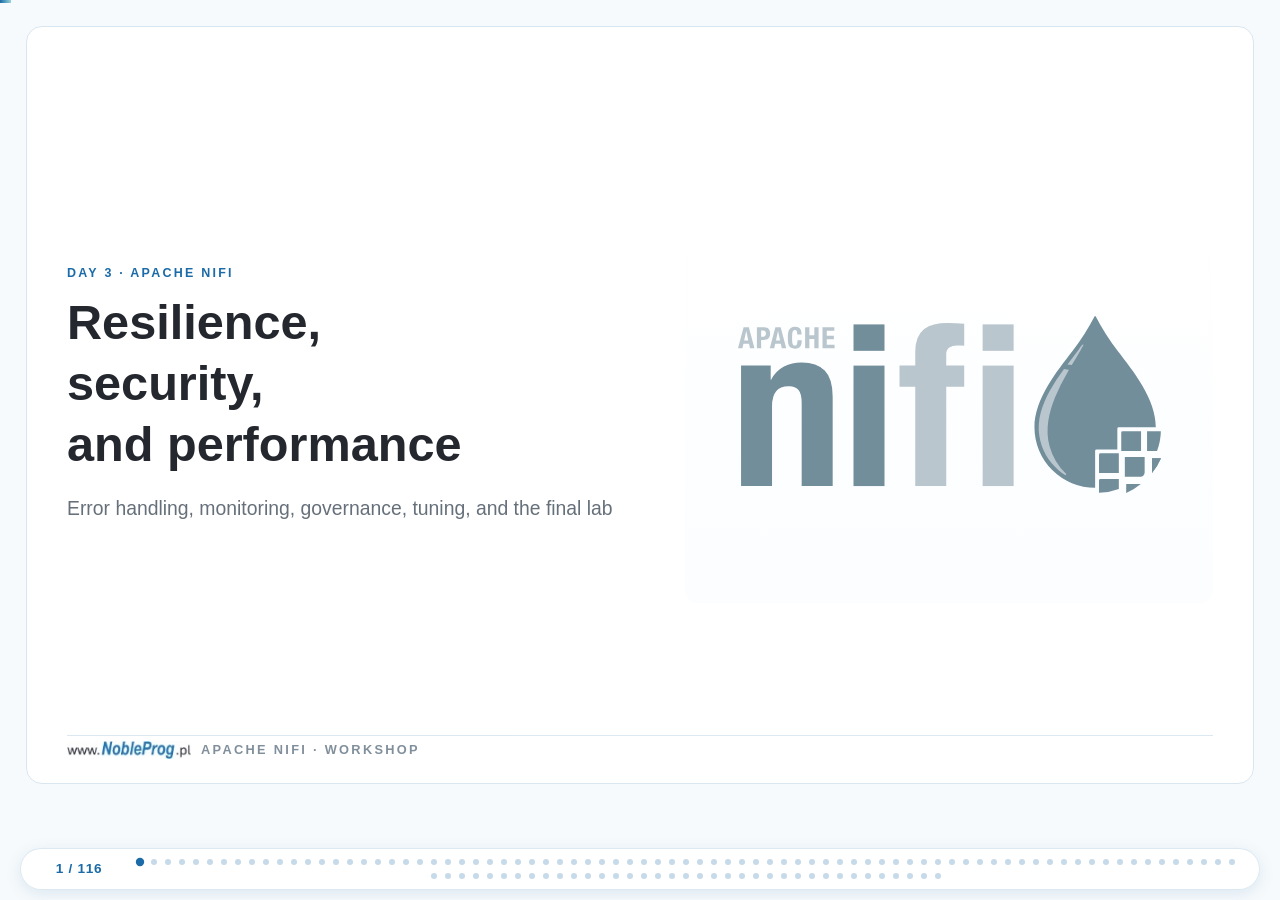
<file: content/presentation/nifi_day3/index.html>
<!DOCTYPE html>
<html lang="en">
<head>
  <meta charset="UTF-8" />
  <meta name="viewport" content="width=device-width, initial-scale=1.0" />
  <title>Apache NiFi — Day 3</title>
  <link rel="stylesheet" href="../shared/css/main.css">
</head>
<body>
  <div class="deck">

    <div class="slide s-section s-title" id="s1">
      <div class="title-left">
        <div class="eyebrow">Day 3 · Apache NiFi</div>
        <h1>Resilience,<br />security,<br />and performance</h1>
        <div class="subtitle">Error handling, monitoring, governance, tuning, and the final lab</div>
      </div>
      <div class="title-visual"><div class="title-image-placeholder"><img src="../shared/images/nifi-logo.svg" alt="Apache NiFi logo" class="title-nifi-logo"></div></div>
      <div class="slide-logo">Apache NiFi · Workshop</div>
    </div>

    <div class="slide s-section" id="s2">
      <div class="section-number">S2</div>
      <div class="eyebrow">Day 3</div>
      <h2 class="section-heading">Agenda</h2>
      <ol class="bullets numbered">
        <li><strong>Fault tolerance</strong>: retries, error handling, safe restarts, backup and restore</li>
        <li><strong>Monitoring and troubleshooting</strong>: provenance, metrics, alerting, root-cause analysis</li>
        <li><strong>Security and governance</strong>: TLS, authentication, access policies, audit</li>
        <li><strong>Performance tuning</strong>: JVM, threads, hardware, storage</li>
        <li><strong>Final hands-on lab</strong>: end-to-end pipeline</li>
        <li><strong>Course recap and next steps</strong>: key takeaways, final Q&amp;A, feedback</li>
      </ol>
      <div class="slide-logo">Apache NiFi · Workshop</div>
    </div>

    <div class="slide s-intro" id="s3">
      <h2>Fault tolerance and error handling</h2>
      <div class="slide-logo">Apache NiFi · Workshop</div>
    </div>

    <div class="slide s-section" id="s4">
      <div class="section-number">S4</div>
      <div class="eyebrow">Design principles</div>
      <h2 class="section-heading">Six rules for resilient flows</h2>
      <ul class="bullets">
        <li><strong>Handle every relationship:</strong> <code>success</code> goes on; <code>failure</code> / <code>invalid</code> / <code>retry</code> get their own path. Auto-terminate only deliberately.</li>
        <li><strong>Separate error types:</strong> transient (network, overloaded target) → <em>retry</em>; permanent (bad data) → <em>dead-letter</em>.</li>
        <li><strong>Isolate failure points:</strong> one slow target must not stop the others — separate Process Groups, queues, and back pressure.</li>
        <li><strong>Idempotency:</strong> NiFi is at-least-once; targets must tolerate repeats (UPSERT, event key, dedup).</li>
        <li><strong>Short transactions:</strong> split huge FlowFiles into reasonable batches so a retry does not reprocess gigabytes.</li>
        <li><strong>Observable errors:</strong> add <code>error.stage</code>, <code>error.message</code>, <code>retry.count</code> attributes for DLQ analysis.</li>
      </ul>
      <div class="slide-logo">Apache NiFi · Workshop</div>
    </div>

    <div class="slide s-section" id="s5">
      <div class="section-number">S5</div>
      <div class="eyebrow">Failure and retry</div>
      <h2 class="section-heading">Framework-level retry (since 1.16.0)</h2>
      <ul class="bullets">
        <li>Any processor relationship can be marked as <strong>Retry</strong> in the processor dialog, <em>Relationships</em> tab.</li>
        <li>Settings: <strong>Number of Retry Attempts</strong>, <strong>Backoff Policy</strong> (<code>Penalize</code> the FlowFile or <code>Yield</code> the processor), <strong>Maximum Backoff Period</strong>.</li>
        <li>While attempts remain, the same processor reprocesses the FlowFile; afterwards it is routed to the relationship as usual.</li>
        <li><strong>Pro:</strong> no loops on the canvas. <strong>Con:</strong> a local decision on one processor without shared context.</li>
        <li>For growing delays (exponential backoff): Backoff Policy + Maximum Backoff Period, or <code>RetryFlowFile</code> + <code>UpdateAttribute</code> computing the penalty.</li>
      </ul>
      <div class="hibox-red hibox"><strong>Do not retry</strong> data errors (schema violations, HTTP <code>4xx</code>, <code>invalid</code>) — send them straight to the DLQ. Authentication errors: alert the operator once attempts are exhausted.</div>
      <div class="slide-logo">Apache NiFi · Workshop</div>
    </div>

    <div class="slide s-section" id="s6">
      <div class="section-number">S6</div>
      <div class="eyebrow">RetryFlowFile</div>
      <h2 class="section-heading">Explicit retries with a dead-letter path</h2>
      <div class="diagram-shell">
        <svg class="diagram-svg" viewBox="0 0 1080 330" role="img" aria-label="PutDatabaseRecord retry routed through RetryFlowFile, exhausted retries and failures to dead-letter">
          <defs>
            <marker id="arr-retry" markerWidth="8" markerHeight="8" refX="7" refY="4" orient="auto"><path d="M0,0 L8,4 L0,8 z" fill="#1a6ba7"></path></marker>
            <marker id="arr-retry-red" markerWidth="8" markerHeight="8" refX="7" refY="4" orient="auto"><path d="M0,0 L8,4 L0,8 z" fill="#cf4d4d"></path></marker>
          </defs>
          <rect x="40" y="20" width="240" height="56" rx="8" fill="#edf8f2" stroke="#20804d" stroke-width="2"></rect>
          <text x="160" y="54" text-anchor="middle" class="svg-text">Next stage</text>
          <rect x="40" y="140" width="240" height="56" rx="8" fill="#e0f0fe" stroke="#1a6ba7" stroke-width="2"></rect>
          <text x="160" y="174" text-anchor="middle" class="svg-text">PutDatabaseRecord</text>
          <rect x="460" y="140" width="220" height="56" rx="8" fill="#fff4e6" stroke="#d17b00" stroke-width="2"></rect>
          <text x="570" y="174" text-anchor="middle" class="svg-text">RetryFlowFile</text>
          <rect x="820" y="250" width="220" height="56" rx="8" fill="#fdecec" stroke="#cf4d4d" stroke-width="2"></rect>
          <text x="930" y="284" text-anchor="middle" class="svg-text">Dead-letter</text>
          <line x1="160" y1="140" x2="160" y2="78" stroke="#20804d" stroke-width="2" marker-end="url(#arr-retry)"></line>
          <text x="172" y="114" class="svg-tag">success</text>
          <line x1="280" y1="168" x2="460" y2="168" stroke="#1a6ba7" stroke-width="2" marker-end="url(#arr-retry)"></line>
          <text x="370" y="190" text-anchor="middle" class="svg-tag">retry</text>
          <path d="M570,140 C570,80 262,80 262,136" fill="none" stroke="#d17b00" stroke-width="2" stroke-dasharray="6 5" marker-end="url(#arr-retry)"></path>
          <text x="416" y="76" text-anchor="middle" class="svg-tag">retry (penalized) → back to the processor</text>
          <line x1="680" y1="184" x2="820" y2="264" stroke="#cf4d4d" stroke-width="2" marker-end="url(#arr-retry-red)"></line>
          <text x="790" y="212" text-anchor="middle" class="svg-tag">retries_exceeded</text>
          <path d="M160,196 L160,292 L820,292" fill="none" stroke="#cf4d4d" stroke-width="2" marker-end="url(#arr-retry-red)"></path>
          <text x="480" y="314" text-anchor="middle" class="svg-tag">failure (permanent error)</text>
        </svg>
      </div>
      <ul class="bullets">
        <li>Counter attribute vs <strong>Maximum Retries</strong>: below the limit → <code>retry</code> (counter +1); above → <code>retries_exceeded</code>.</li>
        <li><code>retries_exceeded</code> goes to the DLQ — <strong>never back to the input</strong>, or the loop becomes infinite.</li>
      </ul>
      <div class="slide-logo">Apache NiFi · Workshop</div>
    </div>

    <div class="slide s-section" id="s7">
      <div class="section-number">S7</div>
      <div class="eyebrow">RetryFlowFile · Properties</div>
      <h2 class="section-heading">Properties and relationships</h2>
      <table class="deployment-table">
        <tr><th>Property</th><th>Purpose</th></tr>
        <tr><td><strong>Retry Attribute</strong></td><td>Name of the counter attribute (default <code>flowfile.retries</code>); holds the current number of attempts</td></tr>
        <tr><td><strong>Maximum Retries</strong></td><td>Retries allowed before <code>retries_exceeded</code> (default <code>3</code>); supports Expression Language</td></tr>
        <tr><td><strong>Penalize Retries</strong></td><td><code>true</code> → the FlowFile is penalized before going to <code>retry</code> (not on <code>retries_exceeded</code>)</td></tr>
        <tr><td><strong>Fail on Non-numerical Overwrite</strong></td><td>Counter is not a number: <code>false</code> → reset to <code>1</code>; <code>true</code> → route to <code>failure</code></td></tr>
        <tr><td>Dynamic properties</td><td>Attributes <strong>added on <code>retries_exceeded</code></strong> (EL supported), e.g. <code>error.stage = retries_exceeded</code></td></tr>
      </table>
      <table class="deployment-table nowrap-code">
        <tr><th>Relationship</th><th>Meaning</th><th>Connect to</th></tr>
        <tr><td><code>retry</code></td><td>Limit not reached</td><td>Back to the input of the failing processor</td></tr>
        <tr><td><code>retries_exceeded</code></td><td>Limit reached</td><td>DLQ / error handling — not back to the input</td></tr>
        <tr><td><code>failure</code></td><td>Non-numeric counter with <em>Fail on Non-numerical Overwrite</em>, or <em>Maximum Retries</em> is not an integer</td><td>Error handling</td></tr>
      </table>
      <div class="slide-logo">Apache NiFi · Workshop</div>
    </div>

    <div class="slide s-section" id="s8">
      <div class="section-number">S8</div>
      <div class="eyebrow">RetryFlowFile · Pitfalls</div>
      <h2 class="section-heading">What to watch out for</h2>
      <ol class="bullets">
        <li><strong>The counter is never reset automatically.</strong> After a successful retry, a later <code>RetryFlowFile</code> with the same <em>Retry Attribute</em> keeps counting. Delete the attribute after success (<code>UpdateAttribute</code> → <em>Delete Attributes Expression</em>) or use a different attribute per retry point.</li>
        <li><strong>Penalty</strong> (default <code>30 sec</code>) protects the target from a retry storm: a penalized FlowFile is not picked up. If <strong>all</strong> FlowFiles in a queue are penalized, the UI shows it and the processor does not spin (since 1.16.0).</li>
        <li><strong>Do not retry data errors</strong> (<code>invalid</code>, HTTP <code>4xx</code>): retrying changes nothing.</li>
      </ol>
      <div class="hibox">The processor also writes <code>&lt;Retry Attribute&gt;.uuid</code> — the id of the processor that last retried the FlowFile.</div>
      <div class="slide-logo">Apache NiFi · Workshop</div>
    </div>

    <div class="slide s-section" id="s9">
      <div class="section-number">S9</div>
      <div class="eyebrow">Failure and retry · Choice</div>
      <h2 class="section-heading">Framework retry or RetryFlowFile?</h2>
      <table class="deployment-table">
        <tr><th></th><th>Framework-level retry</th><th><code>RetryFlowFile</code></th></tr>
        <tr><td>Where it is configured</td><td>Processor dialog, <em>Relationships</em> tab</td><td>A separate processor in the flow</td></tr>
        <tr><td>Extra components and loops</td><td>None</td><td>Yes — the <code>retry</code> loop</td></tr>
        <tr><td>Backoff</td><td><code>Penalize</code> / <code>Yield</code>, <strong>Maximum Backoff Period</strong> (growing pause)</td><td>Fixed penalty (Penalty Duration)</td></tr>
        <tr><td>When attempts run out</td><td>FlowFile follows the relationship as usual</td><td>Dedicated <code>retries_exceeded</code> with <strong>extra attributes</strong></td></tr>
        <tr><td>Context</td><td>Local to one processor</td><td>Counter visible in attributes; can be shared by several steps</td></tr>
      </table>
      <div class="hibox"><strong>Rule of thumb:</strong> framework retry by default; <code>RetryFlowFile</code> when you need the counter in attributes, one limit for a chain of steps, or explicit enrichment of the FlowFile when retries are exhausted.</div>
      <div class="slide-logo">Apache NiFi · Workshop</div>
    </div>

    <div class="slide s-section" id="s10">
      <div class="section-number">S10</div>
      <div class="eyebrow">Failure queues</div>
      <h2 class="section-heading">A full failure queue stops the main flow</h2>
      <div class="diagram-shell">
        <svg class="diagram-svg" viewBox="0 0 1080 260" role="img" aria-label="Full failure queue applies back pressure and stops the processor although success is free">
          <defs><marker id="arr-bp" markerWidth="8" markerHeight="8" refX="7" refY="4" orient="auto"><path d="M0,0 L8,4 L0,8 z" fill="#1a6ba7"></path></marker>
          <marker id="arr-bp-red" markerWidth="8" markerHeight="8" refX="7" refY="4" orient="auto"><path d="M0,0 L8,4 L0,8 z" fill="#cf4d4d"></path></marker></defs>
          <rect x="40" y="96" width="170" height="56" rx="8" fill="#e0f0fe" stroke="#1a6ba7" stroke-width="2"></rect>
          <text x="125" y="130" text-anchor="middle" class="svg-text">Source</text>
          <rect x="330" y="96" width="220" height="56" rx="8" fill="#fdecec" stroke="#cf4d4d" stroke-width="2"></rect>
          <text x="440" y="122" text-anchor="middle" class="svg-text">Processor</text>
          <text x="440" y="142" text-anchor="middle" class="svg-tag">not scheduled</text>
          <rect x="740" y="30" width="290" height="56" rx="8" fill="#edf8f2" stroke="#20804d" stroke-width="2"></rect>
          <text x="885" y="64" text-anchor="middle" class="svg-text">success queue: 12 / 10 000</text>
          <rect x="740" y="166" width="290" height="56" rx="8" fill="#fdecec" stroke="#cf4d4d" stroke-width="2"></rect>
          <text x="885" y="200" text-anchor="middle" class="svg-text">failure queue: 10 000 / 10 000</text>
          <line x1="210" y1="124" x2="330" y2="124" stroke="#1a6ba7" stroke-width="2" marker-end="url(#arr-bp)"></line>
          <line x1="550" y1="112" x2="740" y2="58" stroke="#1a6ba7" stroke-width="2" marker-end="url(#arr-bp)"></line>
          <line x1="550" y1="136" x2="740" y2="194" stroke="#cf4d4d" stroke-width="2" marker-end="url(#arr-bp-red)"></line>
          <text x="640" y="245" text-anchor="middle" class="svg-tag">back pressure on ANY outgoing connection</text>
        </svg>
      </div>
      <div class="hibox">A processor stops being scheduled when <strong>any</strong> outgoing connection reaches its back-pressure threshold. Garbage collecting in <code>failure</code> will eventually stop the whole flow, even though <code>success</code> is healthy.</div>
      <div class="slide-logo">Apache NiFi · Workshop</div>
    </div>

    <div class="slide s-section s-deployment" id="s11">
      <div class="section-number">S11</div>
      <div class="eyebrow">Failure queues</div>
      <h2 class="section-heading">Keep the main flow alive — combine techniques</h2>
      <table class="deployment-table">
        <tr><th>Technique</th><th>Idea</th><th class="col-limits">Risk / trade-off</th></tr>
        <tr><td><strong>High-capacity sink</strong></td><td><code>failure</code> → <code>PutFile</code> / <code>PutS3Object</code> / <code>PublishKafka</code> (DLQ topic), so nothing piles up</td><td class="col-limits">Monitor disk / DLQ space</td></tr>
        <tr><td><strong>Dead-letter topic / store</strong></td><td>Central DLQ with error metadata; reprocess on demand</td><td class="col-limits">Extra infrastructure</td></tr>
        <tr><td><strong>Higher thresholds</strong></td><td>e.g. 100 000 objects / 10 GB on the failure connection</td><td class="col-limits">Postpones, does not solve</td></tr>
        <tr><td><strong>FlowFile Expiration</strong></td><td>Auto-drop after N hours</td><td class="col-limits"><strong>Data loss</strong> — only for non-critical / replayable data</td></tr>
        <tr><td><strong>Early split</strong></td><td><code>ValidateRecord</code> / <code>QueryRecord</code> separate invalid records <em>before</em> the main chain</td><td class="col-limits">More complex, but most robust</td></tr>
        <tr><td><strong>Alerts + isolation</strong></td><td>Alert on failure queue size; failure path in its own Process Group</td><td class="col-limits">Needs a monitoring system</td></tr>
      </table>
      <div class="slide-logo">Apache NiFi · Workshop</div>
    </div>

    <div class="slide s-code" id="s12">
      <div class="section-number">S12</div>
      <div class="eyebrow">Dead-letter pattern</div>
      <h2 class="section-heading">Typical DLQ implementation</h2>
      <div class="split2">
        <div class="split-left">
          <pre><code>...► ValidateRecord ─ valid ─► main flow
          │ invalid / failure
          ▼
   UpdateAttribute:
     error.stage   = validate
     error.time    = ${now():format(
        "yyyy-MM-dd'T'HH:mm:ss.SSSXXX")}
     error.reason  = ${validation.details:
        replaceNull('see bulletin')}
     original.name = ${filename}
          ▼
   PublishKafka (topic: dlq.&lt;flow&gt;)
     or PutFile /data/dlq/${error.stage}/
        ${now():format('yyyyMMdd')}/${uuid}</code></pre>
        </div>
        <div class="split-right">
          <h3>Good DLQ practice</h3>
          <ul class="bullets">
            <li>Keep the <strong>original content unchanged</strong> plus error attributes (Kafka headers or a companion JSON).</li>
            <li><code>validation.details</code> is filled by <code>ValidateRecord</code> when <em>Validation Details Attribute Name</em> = <code>validation.details</code>.</li>
            <li>Limit retention.</li>
            <li>Have a <strong>replay</strong> flow that reads the DLQ and feeds data back once the cause is fixed.</li>
            <li>Count with <code>UpdateCounter</code> and alert on DLQ growth.</li>
          </ul>
        </div>
      </div>
      <div class="slide-logo">Apache NiFi · Workshop</div>
    </div>

    <div class="slide s-section" id="s13">
      <div class="section-number">S13</div>
      <div class="eyebrow">Restart · Goals</div>
      <h2 class="section-heading">Restart efficiently, intervene rarely</h2>
      <ul class="bullets">
        <li><strong>Predictable stop and start</strong> of NiFi and individual flows — without data loss.</li>
        <li><strong>Shorter downtime</strong> during restarts.</li>
        <li><strong>Automated operator actions</strong> — REST API and scripts instead of clicks.</li>
        <li><strong>Self-healing flows</strong> — most failures resolve without calling a human.</li>
      </ul>
      <div class="hibox">Related: back pressure &amp; queues (Day 1), cluster roles &amp; offload (Day 1), backup (3.1.5), monitoring (3.2), sensitive key &amp; security (3.3).</div>
      <div class="slide-logo">Apache NiFi · Workshop</div>
    </div>

    <div class="slide s-code" id="s14">
      <div class="section-number">S14</div>
      <div class="eyebrow">Restart · Stop sequence</div>
      <h2 class="section-heading">What happens on <code>nifi.sh stop</code></h2>
      <pre><code>nifi.sh stop
  └─► Bootstrap sends the stop command to the JVM
        └─► Flow Controller stops scheduling processors (no new onTrigger)
              └─► waits for active threads up to <span class="str">nifi.flowcontroller.graceful.shutdown.period</span>
                    ├─ finished → commit sessions → checkpoint FlowFile Repository → JVM exits
                    └─ not finished → threads terminated, open sessions <span class="kw">rolled back</span>
        └─► Bootstrap waits for the JVM up to <span class="str">graceful.shutdown.seconds</span> (bootstrap.conf), then kills it</code></pre>
      <div class="hibox">A rolled-back session puts the FlowFile back in its queue — the operation is <strong>repeated</strong> after start. Safe for idempotent sinks, a source of duplicates for the rest.</div>
      <div class="slide-logo">Apache NiFi · Workshop</div>
    </div>

    <div class="slide s-section s-deployment" id="s15">
      <div class="section-number">S15</div>
      <div class="eyebrow">Restart · Key parameters</div>
      <h2 class="section-heading">Shutdown and resume settings</h2>
      <table class="deployment-table">
        <tr><th>Parameter</th><th>File</th><th>Default</th><th>Meaning</th></tr>
        <tr><td><code>nifi.flowcontroller.graceful.shutdown.period</code></td><td><code>nifi.properties</code></td><td class="nowrap-code"><code>10 secs</code></td><td>How long to wait for components on stop; after 2.12.0 (NIFI-16290) it also bounds the wait before forced stop during node <strong>offload</strong></td></tr>
        <tr><td><code>graceful.shutdown.seconds</code></td><td><code>bootstrap.conf</code></td><td class="nowrap-code"><code>20</code></td><td>Seconds Bootstrap waits for a clean exit before forcing the process down; <code>bootstrap.conf</code> changes apply only after stop and start</td></tr>
        <tr><td><code>nifi.flowcontroller.autoResumeState</code></td><td><code>nifi.properties</code></td><td class="nowrap-code"><code>true</code></td><td>Restore Running/Stopped and Enabled/Disabled state after restart; must match on all cluster nodes</td></tr>
      </table>
      <ul class="bullets">
        <li>10 seconds is <strong>short</strong> for long operations (large <code>PutDatabaseRecord</code>, <code>MergeRecord</code>, network writes).</li>
        <li>For planned stops use the <strong>soft sequence</strong>: stop sources, let the pipeline drain, then stop the JVM.</li>
        <li>Large heap or long checkpoint → raise <code>graceful.shutdown.seconds</code> and align it with systemd / Kubernetes timeouts.</li>
      </ul>
      <div class="slide-logo">Apache NiFi · Workshop</div>
    </div>

    <div class="slide s-section" id="s16">
      <div class="section-number">S16</div>
      <div class="eyebrow">Restart · Start sequence</div>
      <h2 class="section-heading">What NiFi does on start</h2>
      <div class="diagram-shell">
        <svg class="diagram-svg" viewBox="0 0 1080 240" role="img" aria-label="NiFi startup sequence: NARs, flow, repositories, cluster join, auto-resume">
          <defs><marker id="arr-start" markerWidth="8" markerHeight="8" refX="7" refY="4" orient="auto"><path d="M0,0 L8,4 L0,8 z" fill="#1a6ba7"></path></marker></defs>
          <rect x="20" y="30" width="230" height="64" rx="8" fill="#e0f0fe" stroke="#1a6ba7" stroke-width="2"></rect>
          <text x="135" y="58" text-anchor="middle" class="svg-text">Load NARs</text>
          <text x="135" y="80" text-anchor="middle" class="svg-tag">extensions</text>
          <line x1="250" y1="62" x2="290" y2="62" stroke="#1a6ba7" stroke-width="2" marker-end="url(#arr-start)"></line>
          <rect x="290" y="30" width="230" height="64" rx="8" fill="#e0f0fe" stroke="#1a6ba7" stroke-width="2"></rect>
          <text x="405" y="58" text-anchor="middle" class="svg-text">Read flow</text>
          <text x="405" y="80" text-anchor="middle" class="svg-tag">flow.json.gz</text>
          <line x1="520" y1="62" x2="560" y2="62" stroke="#1a6ba7" stroke-width="2" marker-end="url(#arr-start)"></line>
          <rect x="560" y="30" width="230" height="64" rx="8" fill="#ffffff" stroke="#1a6ba7" stroke-width="2"></rect>
          <text x="675" y="58" text-anchor="middle" class="svg-text">FlowFile Repo</text>
          <text x="675" y="80" text-anchor="middle" class="svg-tag">WAL + snapshot, swap</text>
          <line x1="790" y1="62" x2="830" y2="62" stroke="#1a6ba7" stroke-width="2" marker-end="url(#arr-start)"></line>
          <rect x="830" y="30" width="230" height="64" rx="8" fill="#ffffff" stroke="#1a6ba7" stroke-width="2"></rect>
          <text x="945" y="58" text-anchor="middle" class="svg-text">Provenance</text>
          <text x="945" y="80" text-anchor="middle" class="svg-tag">index recovery</text>
          <path d="M945,94 L945,120 L135,120 L135,146" fill="none" stroke="#1a6ba7" stroke-width="2" marker-end="url(#arr-start)"></path>
          <rect x="20" y="150" width="230" height="64" rx="8" fill="#ffffff" stroke="#1a6ba7" stroke-width="2"></rect>
          <text x="135" y="178" text-anchor="middle" class="svg-text">Content Repo</text>
          <text x="135" y="200" text-anchor="middle" class="svg-tag">check claims</text>
          <line x1="250" y1="182" x2="290" y2="182" stroke="#1a6ba7" stroke-width="2" marker-end="url(#arr-start)"></line>
          <rect x="290" y="150" width="230" height="64" rx="8" fill="#ffffff" stroke="#1a6ba7" stroke-width="2"></rect>
          <text x="405" y="178" text-anchor="middle" class="svg-text">Join cluster</text>
          <text x="405" y="200" text-anchor="middle" class="svg-tag">ZooKeeper · flow election</text>
          <line x1="520" y1="182" x2="560" y2="182" stroke="#1a6ba7" stroke-width="2" marker-end="url(#arr-start)"></line>
          <rect x="560" y="150" width="230" height="64" rx="8" fill="#edf8f2" stroke="#20804d" stroke-width="2"></rect>
          <text x="675" y="178" text-anchor="middle" class="svg-text">Enable services</text>
          <text x="675" y="200" text-anchor="middle" class="svg-tag">if autoResumeState</text>
          <line x1="790" y1="182" x2="830" y2="182" stroke="#1a6ba7" stroke-width="2" marker-end="url(#arr-start)"></line>
          <rect x="830" y="150" width="230" height="64" rx="8" fill="#edf8f2" stroke="#20804d" stroke-width="2"></rect>
          <text x="945" y="178" text-anchor="middle" class="svg-text">Start processors</text>
          <text x="945" y="200" text-anchor="middle" class="svg-tag">if autoResumeState</text>
        </svg>
      </div>
      <ul class="bullets">
        <li>Large repositories make startup take <strong>minutes</strong> — size probes and supervisor timeouts accordingly.</li>
        <li>Queued data survives the restart: once sinks start, the backlog is processed at full speed.</li>
      </ul>
      <div class="slide-logo">Apache NiFi · Workshop</div>
    </div>

    <div class="slide s-section s-deployment" id="s17">
      <div class="section-number">S17</div>
      <div class="eyebrow">Restart · autoResumeState</div>
      <h2 class="section-heading">When auto-resume helps — and when it hurts</h2>
      <p class="subtitle"><strong>Auto-resume</strong> = <code>nifi.flowcontroller.autoResumeState</code> in <code>nifi.properties</code>. With <code>true</code>, NiFi restores each component's last state at startup: processors that were Running start again, Enabled controller services are enabled again. With <code>false</code>, everything comes up Stopped/Disabled until you start it in the UI or via the REST API.</p>
      <table class="deployment-table">
        <tr><th>Situation</th><th>Risk with <code>true</code></th><th>What to do</th></tr>
        <tr><td>Migration / upgrade</td><td>Half-migrated components start; sources consume before the flow is checked</td><td>First start with <code>false</code>; fix invalid/ghost components; then start by script</td></tr>
        <tr><td>Restore from backup into another environment</td><td>Processors start writing to <strong>production</strong> sinks</td><td>Start with <code>false</code>, replace Parameter Context values, then start</td></tr>
        <tr><td>Incident investigation</td><td>Poison data is pulled again uncontrolled</td><td>Start with <code>false</code>, inspect queues, start group by group</td></tr>
        <tr><td>Cluster nodes with different values</td><td>Some nodes start, some don't</td><td>Same value everywhere — manage via IaC</td></tr>
      </table>
      <div class="hibox"><strong>Normal operation: <code>true</code></strong> — the flow comes back by itself after a crash, OOM restart, or container restart. <strong>During maintenance: temporarily <code>false</code></strong>, then start components by script in the right order.</div>
      <div class="slide-logo">Apache NiFi · Workshop</div>
    </div>

    <div class="slide s-section" id="s18">
      <div class="section-number">S18</div>
      <div class="eyebrow">Restart · Order</div>
      <h2 class="section-heading">Stop from sources to sinks — start the other way round</h2>
      <div class="diagram-shell">
        <svg class="diagram-svg" viewBox="0 0 1140 240" role="img" aria-label="Stop order from sources to sinks and start order from sinks to sources">
          <defs><marker id="arr-order" markerWidth="8" markerHeight="8" refX="7" refY="4" orient="auto"><path d="M0,0 L8,4 L0,8 z" fill="#1a6ba7"></path></marker><marker id="arr-order-g" markerWidth="8" markerHeight="8" refX="7" refY="4" orient="auto"><path d="M0,0 L8,4 L0,8 z" fill="#20804d"></path></marker></defs>
          <text x="20" y="72" class="svg-title">Stop</text>
          <text x="20" y="192" class="svg-title" style="fill:#20804d">Start</text>
          <rect x="110" y="40" width="170" height="52" rx="8" fill="#fff4e6" stroke="#d17b00" stroke-width="2"></rect>
          <text x="195" y="72" text-anchor="middle" class="svg-text">Sources</text>
          <line x1="280" y1="66" x2="320" y2="66" stroke="#1a6ba7" stroke-width="2" marker-end="url(#arr-order)"></line>
          <rect x="320" y="40" width="170" height="52" rx="8" fill="#ffffff" stroke="#1a6ba7" stroke-width="2"></rect>
          <text x="405" y="72" text-anchor="middle" class="svg-text">Drain queues</text>
          <line x1="490" y1="66" x2="530" y2="66" stroke="#1a6ba7" stroke-width="2" marker-end="url(#arr-order)"></line>
          <rect x="530" y="40" width="170" height="52" rx="8" fill="#ffffff" stroke="#1a6ba7" stroke-width="2"></rect>
          <text x="615" y="72" text-anchor="middle" class="svg-text">Processors</text>
          <line x1="700" y1="66" x2="740" y2="66" stroke="#1a6ba7" stroke-width="2" marker-end="url(#arr-order)"></line>
          <rect x="740" y="40" width="170" height="52" rx="8" fill="#ffffff" stroke="#1a6ba7" stroke-width="2"></rect>
          <text x="825" y="72" text-anchor="middle" class="svg-text">Disable CS</text>
          <line x1="910" y1="66" x2="950" y2="66" stroke="#1a6ba7" stroke-width="2" marker-end="url(#arr-order)"></line>
          <rect x="950" y="40" width="170" height="52" rx="8" fill="#e0f0fe" stroke="#1a6ba7" stroke-width="2"></rect>
          <text x="1035" y="72" text-anchor="middle" class="svg-text">nifi.sh stop</text>
          <rect x="110" y="160" width="170" height="52" rx="8" fill="#e0f0fe" stroke="#1a6ba7" stroke-width="2"></rect>
          <text x="195" y="192" text-anchor="middle" class="svg-text">nifi.sh start</text>
          <line x1="280" y1="186" x2="320" y2="186" stroke="#20804d" stroke-width="2" marker-end="url(#arr-order-g)"></line>
          <rect x="320" y="160" width="170" height="52" rx="8" fill="#ffffff" stroke="#1a6ba7" stroke-width="2"></rect>
          <text x="405" y="192" text-anchor="middle" class="svg-text">Validate</text>
          <line x1="490" y1="186" x2="530" y2="186" stroke="#20804d" stroke-width="2" marker-end="url(#arr-order-g)"></line>
          <rect x="530" y="160" width="170" height="52" rx="8" fill="#edf8f2" stroke="#20804d" stroke-width="2"></rect>
          <text x="615" y="192" text-anchor="middle" class="svg-text">Sinks</text>
          <line x1="700" y1="186" x2="740" y2="186" stroke="#20804d" stroke-width="2" marker-end="url(#arr-order-g)"></line>
          <rect x="740" y="160" width="170" height="52" rx="8" fill="#ffffff" stroke="#1a6ba7" stroke-width="2"></rect>
          <text x="825" y="192" text-anchor="middle" class="svg-text">Transforms</text>
          <line x1="910" y1="186" x2="950" y2="186" stroke="#20804d" stroke-width="2" marker-end="url(#arr-order-g)"></line>
          <rect x="950" y="160" width="170" height="52" rx="8" fill="#fff4e6" stroke="#d17b00" stroke-width="2"></rect>
          <text x="1035" y="192" text-anchor="middle" class="svg-text">Sources</text>
          <text x="615" y="128" text-anchor="middle" class="svg-tag">stop: in the direction of data · start: sinks first, sources last</text>
        </svg>
      </div>
      <ul class="bullets">
        <li>No data is left with “nowhere to go”, and there is no burst of retries.</li>
        <li>Stopping <code>ConsumeKafka</code> commits offsets and triggers a consumer-group rebalance — plan it.</li>
        <li>Disabling Controller Services closes database and Kafka connections.</li>
      </ul>
      <div class="slide-logo">Apache NiFi · Workshop</div>
    </div>

    <div class="slide s-section" id="s19">
      <div class="section-number">S19</div>
      <div class="eyebrow">Restart · Runbook</div>
      <h2 class="section-heading">Planned stop and planned start</h2>
      <div class="split2">
        <div class="split-left">
          <h3>Planned stop</h3>
          <ol class="bullets">
            <li>Announce maintenance; freeze flow changes.</li>
            <li>Stop sources: <code>ConsumeKafka</code>, <code>Listen*</code>, <code>List*</code>, <code>QueryDatabaseTable*</code>.</li>
            <li>Drain queues in data order; cap the wait at 5–15 min.</li>
            <li>Stop processors by group, then disable Controller Services.</li>
            <li><code>nifi.sh stop</code>; confirm a clean stop in the logs.</li>
          </ol>
        </div>
        <div class="split-right">
          <h3>Planned start</h3>
          <ol class="bullets">
            <li>Start NiFi; wait for UI/API and flow load.</li>
            <li>Check: no invalid/ghost components, services enabled, no bulletins.</li>
            <li>Start sinks → transforms → sources.</li>
            <li>Watch for 10–15 min: queues shrink, no back pressure, no error spike.</li>
          </ol>
        </div>
      </div>
      <div class="note">Failure/DLQ queues may stay on disk — they survive restart. Protect the sink from the backlog peak with <code>ControlRate</code> or temporarily lower <strong>Concurrent Tasks</strong>.</div>
      <div class="slide-logo">Apache NiFi · Workshop</div>
    </div>

    <div class="slide s-code" id="s20">
      <div class="section-number">S20</div>
      <div class="eyebrow">Restart · Automation</div>
      <h2 class="section-heading">REST API instead of manual clicks</h2>
      <div class="terminal-window">
        <div class="terminal-titlebar"><span class="terminal-dot terminal-dot-red"></span><span class="terminal-dot terminal-dot-yellow"></span><span class="terminal-dot terminal-dot-green"></span><span class="terminal-title">pg-control.sh</span></div>
        <pre><code>NIFI=https://nifi-1.example.com:8443/nifi-api
TOKEN=$(curl -s --cacert ca.pem -X POST "$NIFI/access/token" \
        -d "username=$NIFI_USER&amp;password=$NIFI_PASS")   <span class="cm"># lab only</span>

PG_ID=&lt;process-group-id&gt;
<span class="cm"># STOP all scheduled components of the group (use RUNNING to start)</span>
curl -s --cacert ca.pem -H "Authorization: Bearer $TOKEN" \
     -H 'Content-Type: application/json' \
     -X PUT "$NIFI/flow/process-groups/$PG_ID" \
     -d "{\"id\":\"$PG_ID\",\"state\":\"STOPPED\"}"</code></pre>
      </div>
      <ul class="bullets">
        <li>Every UI action is a <code>/nifi-api</code> call. Enable services with a similar <code>PUT</code> on <code>/flow/process-groups/{id}/controller-services</code>, body <code>{"id":"&lt;group id&gt;","state":"ENABLED"}</code>.</li>
        <li>Paths <code>/access/token</code>, <code>/flow/process-groups/{id}</code>, <code>…/controller-services</code>, <code>…/status</code> are confirmed; check request bodies and responses for your version. Never keep passwords in scripts.</li>
      </ul>
      <div class="slide-logo">Apache NiFi · Workshop</div>
    </div>

    <div class="slide s-code" id="s21">
      <div class="section-number">S21</div>
      <div class="eyebrow">Restart · Automation</div>
      <h2 class="section-heading">Wait for the stop, then use the NiFi CLI</h2>
      <div class="terminal-window">
        <div class="terminal-titlebar"><span class="terminal-dot terminal-dot-red"></span><span class="terminal-dot terminal-dot-yellow"></span><span class="terminal-dot terminal-dot-green"></span><span class="terminal-title">wait-for-stop.sh</span></div>
        <pre><code><span class="cm"># wait until no processor threads are active in the group</span>
until [ "$(curl -s --cacert ca.pem -H "Authorization: Bearer $TOKEN" \
      "$NIFI/flow/process-groups/$PG_ID/status" \
      | jq '[.. | .activeThreadCount? // empty] | add')" = "0" ]; <span class="kw">do</span>
  sleep 5
<span class="kw">done</span></code></pre>
      </div>
      <ul class="bullets">
        <li>The status JSON differs between versions — the idea is to sum <code>activeThreadCount</code>.</li>
        <li><strong>NiFi CLI</strong> (NiFi Toolkit): start/stop groups, enable services, change flow versions; Flow Registry Client commands since 2.1.0.</li>
        <li>Result: <strong>reproducible</strong> procedures, minutes instead of hours of clicking, runnable from CI or a schedule.</li>
      </ul>
      <div class="slide-logo">Apache NiFi · Workshop</div>
    </div>

    <div class="slide s-code" id="s22">
      <div class="section-number">S22</div>
      <div class="eyebrow">Restart · Supervisor</div>
      <h2 class="section-heading">systemd: restart NiFi when it dies</h2>
      <div class="split2">
        <div class="split-left">
          <pre><code>[Service]
Type=forking
User=nifi
Environment=JAVA_HOME=/usr/lib/jvm/java-21
ExecStart=/opt/nifi/bin/nifi.sh start
ExecStop=/opt/nifi/bin/nifi.sh stop
LimitNOFILE=50000
LimitNPROC=10000
Restart=on-failure
RestartSec=30
TimeoutStartSec=900
TimeoutStopSec=180</code></pre>
        </div>
        <div class="split-right">
          <ul class="bullets">
            <li>2.x removed <strong>Bootstrap Notification Services</strong> — crash alerts and restarts are the job of an external supervisor and monitoring.</li>
            <li><code>TimeoutStopSec</code> &gt; graceful period + <code>graceful.shutdown.seconds</code>.</li>
            <li><code>TimeoutStartSec</code> large enough for repository recovery.</li>
            <li><code>nifi.sh start</code> forks into the background → <code>Type=forking</code>; <code>nifi.sh run</code> stays in the foreground → <code>Type=simple</code>.</li>
          </ul>
        </div>
      </div>
      <div class="slide-logo">Apache NiFi · Workshop</div>
    </div>

    <div class="slide s-section" id="s23">
      <div class="section-number">S23</div>
      <div class="eyebrow">Restart · Supervisor</div>
      <h2 class="section-heading">Kubernetes: StatefulSet, probes, disruption budget</h2>
      <ul class="bullets">
        <li><strong>StatefulSet</strong> with stable identities and persistent volumes for the repositories.</li>
        <li><code>terminationGracePeriodSeconds</code> longer than a clean stop; <code>preStop</code> can run the soft-stop script.</li>
        <li><code>startupProbe</code> with a large <code>failureThreshold</code> — otherwise kubelet kills a pod that is still loading.</li>
        <li><code>livenessProbe</code> not too aggressive (a GC pause must not restart the pod); <code>readinessProbe</code>: a TCP port check or <code>/nifi-api/authentication/configuration</code> — the only API endpoint that answers without a token (the rest return 401).</li>
        <li><strong>PodDisruptionBudget</strong> (at most one node down) and rolling updates one node at a time.</li>
        <li>2.x supports <strong>Kubernetes-based leader election</strong> without ZooKeeper.</li>
      </ul>
      <div class="slide-logo">Apache NiFi · Workshop</div>
    </div>

    <div class="slide s-section" id="s24">
      <div class="section-number">S24</div>
      <div class="eyebrow">Cluster operations</div>
      <h2 class="section-heading">Rolling restart without downtime</h2>
      <div class="diagram-shell">
        <svg class="diagram-svg" viewBox="0 0 1090 170" role="img" aria-label="Rolling restart: disconnect, offload, stop, start, reconnect, health check, next node">
          <defs><marker id="arr-roll" markerWidth="8" markerHeight="8" refX="7" refY="4" orient="auto"><path d="M0,0 L8,4 L0,8 z" fill="#1a6ba7"></path></marker></defs>
          <rect x="20" y="40" width="150" height="56" rx="8" fill="#e0f0fe" stroke="#1a6ba7" stroke-width="2"></rect>
          <text x="95" y="74" text-anchor="middle" class="svg-text">Disconnect</text>
          <line x1="170" y1="68" x2="200" y2="68" stroke="#1a6ba7" stroke-width="2" marker-end="url(#arr-roll)"></line>
          <rect x="200" y="40" width="150" height="56" rx="8" fill="#fff4e6" stroke="#d17b00" stroke-width="2"></rect>
          <text x="275" y="74" text-anchor="middle" class="svg-text">Offload</text>
          <line x1="350" y1="68" x2="380" y2="68" stroke="#1a6ba7" stroke-width="2" marker-end="url(#arr-roll)"></line>
          <rect x="380" y="40" width="150" height="56" rx="8" fill="#ffffff" stroke="#1a6ba7" stroke-width="2"></rect>
          <text x="455" y="74" text-anchor="middle" class="svg-text">Stop &amp; work</text>
          <line x1="530" y1="68" x2="560" y2="68" stroke="#1a6ba7" stroke-width="2" marker-end="url(#arr-roll)"></line>
          <rect x="560" y="40" width="150" height="56" rx="8" fill="#ffffff" stroke="#1a6ba7" stroke-width="2"></rect>
          <text x="635" y="74" text-anchor="middle" class="svg-text">Start</text>
          <line x1="710" y1="68" x2="740" y2="68" stroke="#1a6ba7" stroke-width="2" marker-end="url(#arr-roll)"></line>
          <rect x="740" y="40" width="150" height="56" rx="8" fill="#edf8f2" stroke="#20804d" stroke-width="2"></rect>
          <text x="815" y="74" text-anchor="middle" class="svg-text">Reconnect</text>
          <line x1="890" y1="68" x2="920" y2="68" stroke="#1a6ba7" stroke-width="2" marker-end="url(#arr-roll)"></line>
          <rect x="920" y="40" width="150" height="56" rx="8" fill="#edf8f2" stroke="#20804d" stroke-width="2"></rect>
          <text x="995" y="74" text-anchor="middle" class="svg-text">Health check</text>
          <path d="M995,96 L995,132 L95,132 L95,100" fill="none" stroke="#1a6ba7" stroke-width="2" stroke-dasharray="6 5" marker-end="url(#arr-roll)"></path>
          <text x="545" y="156" text-anchor="middle" class="svg-tag">next node · one node at a time · offload hands queued FlowFiles to the other nodes</text>
        </svg>
      </div>
      <ul class="bullets">
        <li><strong>Before:</strong> all nodes CONNECTED, ZooKeeper quorum, no invalid components, enough capacity without one node.</li>
        <li><strong>Offload</strong> needs load-balanceable connections; it is bounded by the graceful shutdown period.</li>
        <li><strong>Health check:</strong> node CONNECTED, no invalid components, balanced queues, no Kafka rebalance storm or lag.</li>
        <li>Primary Node and Coordinator are re-elected; <em>Primary Node Only</em> processors move and read state from cluster state.</li>
      </ul>
      <div class="slide-logo">Apache NiFi · Workshop</div>
    </div>

    <div class="slide s-section s-deployment" id="s25">
      <div class="section-number">S25</div>
      <div class="eyebrow">Restart · Speed</div>
      <h2 class="section-heading">What slows a restart — and how to fix it</h2>
      <table class="deployment-table">
        <tr><th>Factor</th><th>Why it is slow</th><th>Remedy</th></tr>
        <tr><td>Huge queues (millions of FlowFiles)</td><td>WAL/snapshot replay, swap-file recovery</td><td>Keep queues small; fix the cause of accumulation</td></tr>
        <tr><td>Large FlowFile Repo / rare checkpoints</td><td>Long journal replay</td><td>Tune <code>nifi.flowfile.repository.checkpoint.interval</code>; NVMe for the WAL</td></tr>
        <tr><td>Large Provenance Repository</td><td>Index recovery</td><td>Shorter retention; isolated fast volume</td></tr>
        <tr><td>Many Controller Services with external checks</td><td>Enabling waits for DB/Kafka</td><td>Short connect timeouts; dependencies up first</td></tr>
        <tr><td>Flow election by timeout</td><td>Waits for <code>max.wait.time</code></td><td><code>nifi.cluster.flow.election.max.candidates</code> = node count</td></tr>
        <tr><td>Slow or dirty stop (GC, <code>kill -9</code>, power loss)</td><td>Bootstrap kills the JVM → long recovery</td><td>Correct timeouts; stop sources first; <code>nifi.sh stop</code></td></tr>
      </table>
      <div class="note">Since 2.12.0 a TLS cluster needs DNS names in <code>nifi.cluster.node.address</code> and <code>nifi.cluster.load.balance.host</code> — check this first after changing images or addresses.</div>
      <div class="slide-logo">Apache NiFi · Workshop</div>
    </div>

    <div class="slide s-section s-deployment" id="s26">
      <div class="section-number">S26</div>
      <div class="eyebrow">Self-healing · Flow level</div>
      <h2 class="section-heading">Let the flow recover — not the operator</h2>
      <table class="deployment-table">
        <tr><th>Failure</th><th>Automatic mechanism</th><th>Setting</th></tr>
        <tr><td>Sink temporarily unavailable</td><td>Framework retry with backoff; <code>Yield Duration</code>; queue + back pressure</td><td>Retry on relationships; sensible timeouts</td></tr>
        <tr><td>Bad individual records</td><td>Routed to the DLQ; main flow not blocked</td><td>See 3.1.3</td></tr>
        <tr><td>Lost DB / Kafka connection</td><td>Service/client reconnects; processor retries <code>onTrigger</code></td><td>DBCP Validation Query; timeouts</td></tr>
        <tr><td>Processor hung on an external call</td><td>Connection / Read timeouts</td><td>Always set explicit timeouts</td></tr>
        <tr><td>Controller Service failed to enable</td><td>Service stays in <code>ENABLING</code>; the framework retries about every 30 s</td><td>Monitor service state + alert</td></tr>
      </table>
      <div class="hibox">Restarting the process is the last resort — most failures should be resolved <strong>inside the flow</strong>.</div>
      <div class="slide-logo">Apache NiFi · Workshop</div>
    </div>

    <div class="slide s-section" id="s27">
      <div class="section-number">S27</div>
      <div class="eyebrow">Self-healing · Process and cluster</div>
      <h2 class="section-heading">When the JVM, a node, or a source goes away</h2>
      <table class="">
        <tr><th>Failure</th><th>Automatic mechanism</th></tr>
        <tr><td>JVM crash</td><td>Supervisor (systemd / Kubernetes) + <code>autoResumeState=true</code> + WAL</td></tr>
        <tr><td>Node dropped out of the cluster</td><td>Automatic reconnect and flow sync — needs stable network and heartbeats</td></tr>
        <tr><td>Source is silent</td><td><code>MonitorActivity</code> → alert (Block 3.2)</td></tr>
      </table>
      <ul class="bullets">
        <li><strong>Watchdog</strong> (preferably external): reads status via REST or S2S Reporting Tasks, detects hangs, calls Stop → wait → Start or raises an alert.</li>
        <li>Cap automatic actions with an <strong>attempt limit and cool-down</strong> — no endless restart loops.</li>
        <li>Least-privilege API identity; keep a human confirmation for critical actions.</li>
      </ul>
      <div class="slide-logo">Apache NiFi · Workshop</div>
    </div>

    <div class="slide s-section" id="s28">
      <div class="section-number">S28</div>
      <div class="eyebrow">Self-healing · Design</div>
      <h2 class="section-heading">Flow design that removes manual work</h2>
      <div class="split2">
        <div class="split-left">
          <ol class="bullets">
            <li>Environment values live in <strong>Parameter Contexts</strong>.</li>
            <li>No loops without a counter — retry is always bounded.</li>
            <li>Every failure branch has a sink and an alert.</li>
            <li>Every external call has a timeout.</li>
          </ol>
        </div>
        <div class="split-right">
          <ol class="bullets" start="5">
            <li><strong>Idempotent sinks</strong> — restarts and retries are safe.</li>
            <li>State lives in NiFi state, Kafka, or the sink — not in the operator’s head.</li>
            <li>Stop / start / clear / replay are written down as runbooks and automated.</li>
            <li>Routine operations go through the <strong>REST API</strong> (scripts, <code>nipyapi</code>, NiFi CLI): start/stop groups, empty queues, deploy versions, health checks — not manual clicks in the UI.</li>
          </ol>
        </div>
      </div>
      <div class="slide-logo">Apache NiFi · Workshop</div>
    </div>

    <div class="slide s-section" id="s29">
      <div class="section-number">S29</div>
      <div class="eyebrow">Restart · Checklists</div>
      <h2 class="section-heading">Before the restart and after the start</h2>
      <div class="split2">
        <div class="split-left">
          <h3>Before a planned restart</h3>
          <ul class="bullets">
            <li>Sources stopped; queues drained or consciously kept.</li>
            <li>Controller Services disabled.</li>
            <li>Backup of <code>conf/</code>, <code>state/local</code>, keys (3.1.5).</li>
            <li>Rollback plan and an agreed window.</li>
          </ul>
        </div>
        <div class="split-right">
          <h3>After the start (≈10–15 min)</h3>
          <ul class="bullets">
            <li>All nodes CONNECTED; Coordinator and Primary elected.</li>
            <li>No invalid/ghost components; required services Enabled.</li>
            <li>No unexplained ERROR bulletins.</li>
            <li>Queues shrink, no back pressure; DLQ not growing.</li>
            <li>Kafka group stable, lag not growing; heap/GC/disks normal.</li>
          </ul>
        </div>
      </div>
      <div class="slide-logo">Apache NiFi · Workshop</div>
    </div>

    <div class="slide s-section s-deployment" id="s30">
      <div class="section-number">S30</div>
      <div class="eyebrow">Restart · Troubleshooting</div>
      <h2 class="section-heading">Common problems after a restart (1/2)</h2>
      <table class="deployment-table">
        <tr><th>Symptom</th><th>Likely cause</th><th>Fix</th></tr>
        <tr><td>All processors stopped after start</td><td><code>autoResumeState=false</code> or flow loaded without state</td><td>Start by script; set <code>true</code> again after the work</td></tr>
        <tr><td>Node does not join the cluster</td><td>Different <code>nifi.sensitive.props.key</code>; DNS/TLS (SAN, 2.12+); ZooKeeper down</td><td>Compare key, certificates, <code>nifi.cluster.*</code>; <code>nifi-app.log</code></td></tr>
        <tr><td>Controller Service will not enable</td><td>DB/Kafka unavailable; wrong parameters</td><td>Check the dependency; Disable → Enable</td></tr>
        <tr><td>Processor <code>invalid</code> after restart</td><td>External validation fails (e.g. Kafka topic)</td><td>Check access and permissions; Verify in the UI</td></tr>
        <tr><td>Slow start</td><td>Large queues / repositories</td><td>See “What slows a restart”</td></tr>
      </table>
      <div class="slide-logo">Apache NiFi · Workshop</div>
    </div>

    <div class="slide s-section s-deployment" id="s31">
      <div class="section-number">S31</div>
      <div class="eyebrow">Restart · Troubleshooting</div>
      <h2 class="section-heading">Common problems after a restart (2/2)</h2>
      <table class="deployment-table">
        <tr><th>Symptom</th><th>Likely cause</th><th>Fix</th></tr>
        <tr><td>Duplicates in the sink</td><td>At-least-once: interrupted operations repeated</td><td>Idempotent sink (UPSERT / event key)</td></tr>
        <tr><td>Files or tables listed again</td><td>State lost or cleared</td><td>Restore <code>state/local</code> or accept the reload</td></tr>
        <tr><td>Kafka rebalance storm</td><td>Consumers restarted together</td><td>Staggered restart, one node at a time; version ≥ 2.8.0</td></tr>
        <tr><td>2.x node will not start after rollback from 2.14</td><td>New local state format</td><td>Restore <code>state/local</code> from backup (Block 2.4)</td></tr>
      </table>
      <div class="slide-logo">Apache NiFi · Workshop</div>
    </div>

    <div class="slide s-section" id="s32">
      <div class="section-number">S32</div>
      <div class="eyebrow">Mini-lab 3.1.4</div>
      <h2 class="section-heading">Restart under load</h2>
      <ol class="bullets">
        <li><strong>Planned restart:</strong> follow the runbook (sources → drain → stop → start → sinks → sources); time stop and start.</li>
        <li><strong>Crash:</strong> <code>kill -9</code> the NiFi JVM (<strong>lab only</strong>) — the supervisor brings it back, the flow resumes by itself.</li>
        <li>Compare input and sink counts; count duplicates by event key.</li>
        <li>Repeat with <code>autoResumeState=false</code> and start the flow with the REST script.</li>
        <li>Decide: acceptable duplicates, recovery time, what to automate next.</li>
      </ol>
      <div class="hibox"><strong>Pass:</strong> no data loss; duplicates handled by the sink (UPSERT/key); no invalid components; recovery time recorded.</div>
      <div class="slide-logo">Apache NiFi · Workshop</div>
    </div>

    <div class="slide s-section s-deployment" id="s33">
      <div class="section-number">S33</div>
      <div class="eyebrow">Backup</div>
      <h2 class="section-heading">What to back up: flow, configuration, keys</h2>
      <table class="deployment-table">
        <tr><th>What</th><th>Where</th><th>Why / how often</th></tr>
        <tr><td><code>conf/flow.json.gz</code></td><td><code>NIFI_HOME/conf/</code></td><td>Current flow; regularly + before changes (versions also in <code>conf/archive/</code>)</td></tr>
        <tr><td>Flow versions in Registry</td><td>Git repository</td><td>Main rollback mechanism; every commit</td></tr>
        <tr><td><code>nifi.properties</code>, <code>bootstrap.conf</code>, <code>logback.xml</code>, <code>state-management.xml</code></td><td><code>conf/</code></td><td>Node configuration; on change (CM / IaC)</td></tr>
        <tr><td><code>authorizers.xml</code>, <code>users.xml</code>, <code>authorizations.xml</code>, <code>login-identity-providers.xml</code></td><td><code>conf/</code></td><td>Users, groups, policies; regularly</td></tr>
        <tr><td><strong><code>nifi.sensitive.props.key</code></strong></td><td>Properties / secret store</td><td>Without it sensitive values cannot be decrypted — store separately and safely</td></tr>
        <tr><td>Certificates and keys</td><td>File system / secret store</td><td>TLS; per PKI procedure</td></tr>
      </table>
      <div class="slide-logo">Apache NiFi · Workshop</div>
    </div>

    <div class="slide s-section" id="s34">
      <div class="section-number">S34</div>
      <div class="eyebrow">Backup and restore</div>
      <h2 class="section-heading">State, repositories, and the restore sequence</h2>
      <div class="split2">
        <div class="split-left">
          <h3>Also consider</h3>
          <ul class="bullets">
            <li><code>state/local</code> + cluster state (ZooKeeper): <code>List*</code> positions, incremental loads — before upgrades.</li>
            <li>Repositories: volume snapshots during maintenance; hot file copies may be inconsistent.</li>
            <li>Data in flight is usually <strong>re-fetchable</strong> (Kafka, files) — focus on flow, config, keys, state.</li>
            <li>2.12.0: <strong>PropertyEncryptionProvider</strong> — include its keys too.</li>
          </ul>
        </div>
        <div class="split-right">
          <h3>Restore</h3>
          <ol class="bullets">
            <li>Install the same (or compatible) NiFi version.</li>
            <li>Restore <code>conf/</code> and keys.</li>
            <li>Check <code>nifi.sensitive.props.key</code> matches.</li>
            <li>Restore state if needed.</li>
            <li>Start; check component validity.</li>
            <li>Enable sources.</li>
          </ol>
        </div>
      </div>
      <div class="slide-logo">Apache NiFi · Workshop</div>
    </div>

    <div class="slide s-intro" id="s35">
      <h2>Lab 8: Retry and error handling</h2>
      <div class="slide-logo">Apache NiFi · Workshop</div>
    </div>

    <div class="slide s-section" id="s36">
      <div class="section-number">S36</div>
      <div class="eyebrow">Lab 8 · Architecture</div>
      <h2 class="section-heading">Survive a flaky target, never block on bad data</h2>
      <div class="diagram-shell">
        <svg class="diagram-svg" viewBox="0 0 1100 400" role="img" aria-label="Lab 8 architecture with InvokeHTTP, RetryFlowFile, and a DLQ group">
          <defs><marker id="arr-l7" markerWidth="8" markerHeight="8" refX="7" refY="4" orient="auto"><path d="M0,0 L8,4 L0,8 z" fill="#1a6ba7"></path></marker>
          <marker id="arr-l7-red" markerWidth="8" markerHeight="8" refX="7" refY="4" orient="auto"><path d="M0,0 L8,4 L0,8 z" fill="#cf4d4d"></path></marker></defs>
          <rect x="20" y="40" width="180" height="52" rx="8" fill="#e0f0fe" stroke="#1a6ba7" stroke-width="2"></rect>
          <text x="110" y="72" text-anchor="middle" class="svg-text">GenerateRecord</text>
          <rect x="260" y="40" width="180" height="52" rx="8" fill="#ffffff" stroke="#1a6ba7" stroke-width="2"></rect>
          <text x="350" y="72" text-anchor="middle" class="svg-text">ValidateRecord</text>
          <rect x="260" y="170" width="180" height="52" rx="8" fill="#ffffff" stroke="#1a6ba7" stroke-width="2"></rect>
          <text x="350" y="202" text-anchor="middle" class="svg-text">InvokeHTTP</text>
          <rect x="560" y="170" width="190" height="52" rx="8" fill="#fff4e6" stroke="#d17b00" stroke-width="2"></rect>
          <text x="655" y="202" text-anchor="middle" class="svg-text">RetryFlowFile</text>
          <rect x="560" y="40" width="250" height="52" rx="8" fill="#edf8f2" stroke="#20804d" stroke-width="2"></rect>
          <text x="685" y="72" text-anchor="middle" class="svg-text">PutFile /data/ok</text>
          <rect x="830" y="290" width="250" height="80" rx="8" fill="#fdecec" stroke="#cf4d4d" stroke-width="2"></rect>
          <text x="955" y="320" text-anchor="middle" class="svg-text">DLQ group</text>
          <text x="955" y="346" text-anchor="middle" class="svg-tag">UpdateAttribute ► PutFile</text>

          <line x1="200" y1="66" x2="260" y2="66" stroke="#1a6ba7" stroke-width="2" marker-end="url(#arr-l7)"></line>
          <line x1="350" y1="92" x2="350" y2="170" stroke="#1a6ba7" stroke-width="2" marker-end="url(#arr-l7)"></line>
          <text x="380" y="138" class="svg-tag">valid</text>
          <line x1="440" y1="180" x2="560" y2="80" stroke="#20804d" stroke-width="2" marker-end="url(#arr-l7)"></line>
          <text x="520" y="150" class="svg-tag">Response</text>
          <line x1="440" y1="196" x2="560" y2="196" stroke="#1a6ba7" stroke-width="2" marker-end="url(#arr-l7)"></line>
          <text x="500" y="188" text-anchor="middle" class="svg-tag">Retry / Failure</text>
          <path d="M655,222 C655,270 350,270 350,226" fill="none" stroke="#d17b00" stroke-width="2" stroke-dasharray="6 5" marker-end="url(#arr-l7)"></path>
          <text x="505" y="280" text-anchor="middle" class="svg-tag">retry (penalized)</text>
          <line x1="750" y1="210" x2="830" y2="300" stroke="#cf4d4d" stroke-width="2" marker-end="url(#arr-l7-red)"></line>
          <text x="820" y="250" class="svg-tag">retries_exceeded</text>
          <path d="M300,222 L300,350 L830,350" fill="none" stroke="#cf4d4d" stroke-width="2" marker-end="url(#arr-l7-red)"></path>
          <text x="560" y="342" text-anchor="middle" class="svg-tag">No Retry (4xx)</text>
          <path d="M400,40 L400,16 L1000,16 L1000,290" fill="none" stroke="#cf4d4d" stroke-width="2" marker-end="url(#arr-l7-red)"></path>
          <text x="1012" y="160" class="svg-tag">invalid</text>
        </svg>
      </div>
      <div class="slide-logo">Apache NiFi · Workshop</div>
    </div>

    <div class="slide s-code" id="s37">
      <div class="section-number">S37</div>
      <div class="eyebrow">Lab 8 · Flaky API</div>
      <h2 class="section-heading">Simulate an unstable endpoint</h2>
      <div class="terminal-window">
        <div class="terminal-titlebar"><span class="terminal-dot terminal-dot-red"></span><span class="terminal-dot terminal-dot-yellow"></span><span class="terminal-dot terminal-dot-green"></span><span class="terminal-title">flaky_api.py</span></div>
        <div class="code-columns">
          <pre><code><span class="kw">import</span> random
<span class="kw">from</span> http.server <span class="kw">import</span> BaseHTTPRequestHandler, HTTPServer


HOST = <span class="str">"0.0.0.0"</span>
PORT = 9099


<span class="kw">class</span> <span class="fn">RequestHandler</span>(BaseHTTPRequestHandler):

    <span class="kw">def</span> <span class="fn">do_POST</span>(self):
        <span class="cm"># Read the request body</span>
        content_length = <span class="fn">int</span>(self.headers.get(<span class="str">"Content-Length"</span>, 0))
        self.rfile.read(content_length)
</code></pre>
          <pre><code>        <span class="cm"># Generate a random response status</span>
        random_value = random.random()

        <span class="kw">if</span> random_value &lt; 0.6:
            status_code = 200
        <span class="kw">elif</span> random_value &lt; 0.9:
            status_code = 503
        <span class="kw">else</span>:
            status_code = 400

        <span class="cm"># Send the response</span>
        self.send_response(status_code)
        self.end_headers()
        self.wfile.write(<span class="str">b"{}"</span>)


<span class="kw">if</span> __name__ == <span class="str">"__main__"</span>:
    server = HTTPServer((HOST, PORT), RequestHandler)
    server.serve_forever()</code></pre>
        </div>
      </div>
      <div class="hibox"><code>503</code> is transient → retry. <code>400</code> is permanent → straight to the DLQ.</div>
      <div class="slide-logo">Apache NiFi · Workshop</div>
    </div>

    <div class="slide s-section" id="s38">
      <div class="section-number">S38</div>
      <div class="eyebrow">Lab 8 · Configuration</div>
      <h2 class="section-heading">Key settings</h2>
      <table>
        <tr><th>Component</th><th>Setting</th></tr>
        <tr><td><code>InvokeHTTP</code></td><td>URL <code>http://flaky:9099/events</code>; POST; Connection / Read Timeout <code>5 sec</code>; Concurrent Tasks <code>2</code></td></tr>
        <tr><td><code>RetryFlowFile</code></td><td>Maximum Retries <code>3</code>; Penalize Retries <code>true</code>; Retry Attribute — default; dynamic property <code>error.stage</code> = <code>retries_exceeded</code>. Penalty: <em>Penalty Duration</em> on the Settings tab, e.g. <code>10 sec</code></td></tr>
        <tr><td>Connection ► DLQ</td><td>Back Pressure Object Threshold <code>100000</code>, Size <code>10 GB</code></td></tr>
        <tr><td><code>PutFile</code> (DLQ)</td><td>Directory <code>/data/dlq/${error.stage}</code>; Conflict Resolution <code>replace</code> (names by <code>${uuid}</code>)</td></tr>
      </table>
      <div class="note">Check the exact property names in the built-in documentation of your version (<strong>Help → Documentation</strong>).</div>
      <div class="slide-logo">Apache NiFi · Workshop</div>
    </div>

    <div class="slide s-section" id="s39">
      <div class="section-number">S39</div>
      <div class="eyebrow">Lab 8 · Verification</div>
      <h2 class="section-heading">What to check and what typically goes wrong</h2>
      <div class="split2">
        <div class="split-left">
          <h3>Verify</h3>
          <ul class="bullets">
            <li>Most FlowFiles land in <code>/data/ok</code>; <code>400</code>s and exhausted retries in <code>/data/dlq</code>.</li>
            <li>Stop the flaky service: the queue grows, back pressure kicks in; after restart it drains <strong>without intervention</strong>.</li>
            <li>Provenance: a retried FlowFile shows a chain of <code>ROUTE</code> / <code>SEND</code> events.</li>
          </ul>
        </div>
        <div class="split-right">
          <h3>Pitfalls</h3>
          <ul class="bullets">
            <li>Retry loop without a counter (no <code>RetryFlowFile</code>) → infinite retries.</li>
            <li>A non-empty <code>Failure</code> queue blocks the source → route it to a sink.</li>
            <li>The DLQ directory fills the disk → <code>MonitorDiskUsage</code> + cleanup.</li>
          </ul>
        </div>
      </div>
      <div class="slide-logo">Apache NiFi · Workshop</div>
    </div>

    <div class="slide s-intro" id="s40">
      <h2>Monitoring, provenance, and troubleshooting</h2>
      <div class="slide-logo">Apache NiFi · Workshop</div>
    </div>

    <div class="slide s-section s-deployment" id="s41">
      <div class="section-number">S41</div>
      <div class="eyebrow">NiFi UI</div>
      <h2 class="section-heading">Built-in observability tools</h2>
      <table class="deployment-table">
        <tr><th>Tool</th><th>What it shows</th></tr>
        <tr><td>Canvas counters</td><td>In/Out, Read/Write, Tasks/Time (CPU time), queue sizes, back-pressure indicator</td></tr>
        <tr><td><strong>Status History</strong></td><td>Component metrics over time, including per node in a cluster</td></tr>
        <tr><td><strong>Summary</strong></td><td>Tables of processors, connections, ports, groups — sort by Tasks/Time</td></tr>
        <tr><td><strong>Bulletin Board</strong></td><td>All bulletins with level, source, node; stack traces and clearing since 2.7.0</td></tr>
        <tr><td><strong>Counters</strong></td><td>Custom counters from <code>UpdateCounter</code></td></tr>
        <tr><td><strong>System Diagnostics</strong></td><td>Heap, GC, threads, repository sizes, load</td></tr>
        <tr><td><strong>Cluster</strong></td><td>Nodes, roles, heartbeats, per-node load</td></tr>
        <tr><td><strong>Flow Configuration History</strong> / <strong>Data Provenance</strong></td><td>Change audit / event search and lineage</td></tr>
      </table>
      <div class="slide-logo">Apache NiFi · Workshop</div>
    </div>

    <div class="slide s-section" id="s42">
      <div class="section-number">S42</div>
      <div class="eyebrow">Data Provenance</div>
      <h2 class="section-heading">Lineage graph of a FlowFile</h2>
      <div class="diagram-shell">
        <svg class="diagram-svg" viewBox="0 0 1080 150" role="img" aria-label="Provenance events from receive to drop">
          <defs><marker id="arr-prov" markerWidth="8" markerHeight="8" refX="7" refY="4" orient="auto"><path d="M0,0 L8,4 L0,8 z" fill="#1a6ba7"></path></marker></defs>
          <rect x="20" y="46" width="180" height="52" rx="8" fill="#e0f0fe" stroke="#1a6ba7" stroke-width="2"></rect>
          <text x="110" y="78" text-anchor="middle" class="svg-text">RECEIVE</text>
          <rect x="235" y="46" width="160" height="52" rx="8" fill="#ffffff" stroke="#1a6ba7" stroke-width="2"></rect>
          <text x="315" y="78" text-anchor="middle" class="svg-text">ROUTE</text>
          <rect x="430" y="46" width="260" height="52" rx="8" fill="#ffffff" stroke="#1a6ba7" stroke-width="2"></rect>
          <text x="560" y="78" text-anchor="middle" class="svg-text">CONTENT_MODIFIED</text>
          <rect x="725" y="46" width="150" height="52" rx="8" fill="#edf8f2" stroke="#20804d" stroke-width="2"></rect>
          <text x="800" y="78" text-anchor="middle" class="svg-text">SEND</text>
          <rect x="910" y="46" width="150" height="52" rx="8" fill="#f5f5f5" stroke="#66707a" stroke-width="2"></rect>
          <text x="985" y="78" text-anchor="middle" class="svg-text">DROP</text>
          <line x1="200" y1="72" x2="235" y2="72" stroke="#1a6ba7" stroke-width="2" marker-end="url(#arr-prov)"></line>
          <line x1="395" y1="72" x2="430" y2="72" stroke="#1a6ba7" stroke-width="2" marker-end="url(#arr-prov)"></line>
          <line x1="690" y1="72" x2="725" y2="72" stroke="#1a6ba7" stroke-width="2" marker-end="url(#arr-prov)"></line>
          <line x1="875" y1="72" x2="910" y2="72" stroke="#1a6ba7" stroke-width="2" marker-end="url(#arr-prov)"></line>
        </svg>
      </div>
      <ul class="bullets">
        <li>Each event: attributes and <strong>content before/after</strong> (if still in the Content Repository archive and you have data access).</li>
        <li><strong>Replay</strong> re-sends the FlowFile into the flow at the event's point; since 2.8.0 the lineage shows the component type.</li>
        <li>Event types: <code>RECEIVE</code>, <code>FETCH</code>, <code>CREATE</code>, <code>SEND</code>, <code>ROUTE</code>, <code>CLONE</code>, <code>FORK</code>, <code>JOIN</code>, <code>CONTENT_MODIFIED</code>, <code>ATTRIBUTES_MODIFIED</code>, <code>DROP</code>, <code>EXPIRE</code>, <code>REPLAY</code>, <code>DOWNLOAD</code>.</li>
      </ul>
      <div class="slide-logo">Apache NiFi · Workshop</div>
    </div>

    <div class="slide s-section" id="s43">
      <div class="section-number">S43</div>
      <div class="eyebrow">External monitoring</div>
      <h2 class="section-heading">Metrics and what to alert on</h2>
      <div class="split2">
        <div class="split-left">
          <h3>Export</h3>
          <ul class="bullets">
            <li><strong>Prometheus:</strong> <code>/nifi-api/flow/metrics/prometheus</code> (since 1.12.0); <code>PrometheusReportingTask</code> is no longer available in 2.12.</li>
            <li>2.13.0 adds <code>cluster_is_primary_node</code>, <code>cluster_is_cluster_coordinator</code>.</li>
            <li><strong>Site-to-Site Reporting Tasks:</strong> status, bulletins, metrics.</li>
          </ul>
        </div>
        <div class="split-right">
          <h3>Alert on</h3>
          <ul class="bullets">
            <li>Queue size / count, back pressure, age of oldest FlowFile.</li>
            <li>Heap usage and GC time; active threads.</li>
            <li>Repository disk usage (<code>MonitorDiskUsage</code>).</li>
            <li>ERROR bulletins; CONNECTED nodes.</li>
            <li>Kafka consumer lag; source silence (<code>MonitorActivity</code>).</li>
          </ul>
        </div>
      </div>
      <div class="slide-logo">Apache NiFi · Workshop</div>
    </div>

    <div class="slide s-section" id="s44">
      <div class="section-number">S44</div>
      <div class="eyebrow">Logs</div>
      <h2 class="section-heading">Where NiFi writes what</h2>
      <table>
        <tr><th>File</th><th>Content</th></tr>
        <tr><td><code>nifi-app.log</code></td><td>Main application and processor log</td></tr>
        <tr><td><code>nifi-bootstrap.log</code></td><td>JVM start / stop / restart</td></tr>
        <tr><td><code>nifi-user.log</code></td><td>User actions and authorization requests</td></tr>
        <tr><td><code>nifi-request.log</code></td><td>HTTP requests (since 1.16.0)</td></tr>
        <tr><td><code>nifi-deprecation.log</code></td><td>Usage of deprecated components (since 1.18.0)</td></tr>
      </table>
      <div class="slide-logo">Apache NiFi · Workshop</div>
    </div>

    <div class="slide s-section s-deployment" id="s45">
      <div class="section-number">S45</div>
      <div class="eyebrow">Site-to-Site Reporting</div>
      <h2 class="section-heading">Why push monitoring data with NiFi itself</h2>
      <table class="deployment-table">
        <tr><th>Approach</th><th>How it works</th><th>When to choose</th></tr>
        <tr><td><strong>Pull</strong> — Prometheus, REST API</td><td>An external system polls NiFi</td><td>Prometheus/Grafana already exist; node and JVM metrics</td></tr>
        <tr><td><strong>Push</strong> — Site-to-Site Reporting Tasks</td><td>NiFi builds status / bulletin / metric records and sends them to an <strong>Input Port</strong> of another (or the same) NiFi</td><td>Process monitoring data in NiFi: filter, enrich, route to Splunk, Kafka, DB, e-mail, chat; bulletins as an event stream</td></tr>
      </table>
      <div class="hibox">The UI shows “here and now” plus a short history. Operations need <strong>long-term trends, alerts, and correlation</strong>. With push, monitoring data are ordinary <strong>records</strong>: <code>QueryRecord</code>, <code>PartitionRecord</code>, <code>PutSplunk</code>, DLQ, back pressure all apply.</div>
      <div class="slide-logo">Apache NiFi · Workshop</div>
    </div>

    <div class="slide s-section" id="s46">
      <div class="section-number">S46</div>
      <div class="eyebrow">Site-to-Site Reporting</div>
      <h2 class="section-heading">What Site-to-Site is</h2>
      <ul class="bullets">
        <li>Built-in protocol for moving FlowFiles between NiFi instances (and from MiNiFi or client libraries).</li>
        <li>The receiver exposes a <strong>Remote Input Port</strong> — an Input Port of the <strong>root</strong> group; the sender writes to it by name.</li>
        <li>Transport Protocol: <code>RAW</code> (socket, default) or <code>HTTP</code> (works through proxies and load balancers).</li>
        <li>Compression, batching, and distribution across the receiving cluster’s nodes.</li>
        <li>The Destination URL is used <strong>only to establish the connection</strong> — data is balanced across all receiver nodes.</li>
        <li>All three tasks ship in <code>nifi-site-to-site-reporting-nar</code> and exist in 2.x.</li>
      </ul>
      <div class="slide-logo">Apache NiFi · Workshop</div>
    </div>

    <div class="slide s-section" id="s47">
      <div class="section-number">S47</div>
      <div class="eyebrow">Site-to-Site Reporting</div>
      <h2 class="section-heading">Architecture</h2>
      <div class="diagram-shell">
        <svg class="diagram-svg" viewBox="0 0 1080 310" role="img" aria-label="Reporting tasks send records over Site-to-Site to an input port of a monitoring NiFi that routes alerts and stores trends">
          <defs><marker id="arr-s2s" markerWidth="8" markerHeight="8" refX="7" refY="4" orient="auto"><path d="M0,0 L8,4 L0,8 z" fill="#1a6ba7"></path></marker><marker id="arr-s2s-o" markerWidth="8" markerHeight="8" refX="7" refY="4" orient="auto"><path d="M0,0 L8,4 L0,8 z" fill="#d17b00"></path></marker></defs>
          <rect x="20" y="30" width="300" height="250" rx="12" fill="#f9fcff" stroke="#9ad4d8" stroke-width="2" stroke-dasharray="6 5"></rect>
          <text x="170" y="58" text-anchor="middle" class="svg-title">Monitored NiFi</text>
          <rect x="40" y="78" width="260" height="52" rx="8" fill="#e0f0fe" stroke="#1a6ba7" stroke-width="2"></rect>
          <text x="170" y="110" text-anchor="middle" class="svg-text">Status Reporting Task</text>
          <rect x="40" y="142" width="260" height="52" rx="8" fill="#e0f0fe" stroke="#1a6ba7" stroke-width="2"></rect>
          <text x="170" y="174" text-anchor="middle" class="svg-text">Bulletin Reporting Task</text>
          <rect x="40" y="206" width="260" height="52" rx="8" fill="#e0f0fe" stroke="#1a6ba7" stroke-width="2"></rect>
          <text x="170" y="238" text-anchor="middle" class="svg-text">Metrics Reporting Task</text>
          <rect x="420" y="30" width="640" height="250" rx="12" fill="#f9fcff" stroke="#9ad4d8" stroke-width="2" stroke-dasharray="6 5"></rect>
          <text x="740" y="58" text-anchor="middle" class="svg-title">Monitoring NiFi</text>
          <rect x="440" y="128" width="180" height="64" rx="8" fill="#ffffff" stroke="#1a6ba7" stroke-width="2"></rect>
          <text x="530" y="156" text-anchor="middle" class="svg-text">Input Port</text>
          <text x="530" y="178" text-anchor="middle" class="svg-tag">monitoring-in · root</text>
          <line x1="300" y1="104" x2="440" y2="150" stroke="#1a6ba7" stroke-width="2" marker-end="url(#arr-s2s)"></line>
          <line x1="300" y1="168" x2="440" y2="160" stroke="#1a6ba7" stroke-width="2" marker-end="url(#arr-s2s)"></line>
          <line x1="300" y1="232" x2="440" y2="170" stroke="#1a6ba7" stroke-width="2" marker-end="url(#arr-s2s)"></line>
          <text x="370" y="296" text-anchor="middle" class="svg-tag">S2S · RAW|HTTP · TLS · compressed records</text>
          <rect x="680" y="82" width="170" height="56" rx="8" fill="#ffffff" stroke="#1a6ba7" stroke-width="2"></rect>
          <text x="765" y="106" text-anchor="middle" class="svg-text">QueryRecord</text>
          <text x="765" y="128" text-anchor="middle" class="svg-tag">alerts</text>
          <rect x="680" y="182" width="170" height="56" rx="8" fill="#ffffff" stroke="#1a6ba7" stroke-width="2"></rect>
          <text x="765" y="206" text-anchor="middle" class="svg-text">MergeRecord</text>
          <text x="765" y="228" text-anchor="middle" class="svg-tag">NDJSON</text>
          <rect x="890" y="82" width="150" height="56" rx="8" fill="#fff4e6" stroke="#d17b00" stroke-width="2"></rect>
          <text x="965" y="106" text-anchor="middle" class="svg-text">Alerts</text>
          <text x="965" y="128" text-anchor="middle" class="svg-tag">mail · chat · Kafka</text>
          <rect x="890" y="182" width="150" height="56" rx="8" fill="#edf8f2" stroke="#20804d" stroke-width="2"></rect>
          <text x="965" y="206" text-anchor="middle" class="svg-text">Splunk / DB</text>
          <text x="965" y="228" text-anchor="middle" class="svg-tag">trends</text>
          <line x1="620" y1="150" x2="680" y2="112" stroke="#1a6ba7" stroke-width="2" marker-end="url(#arr-s2s)"></line>
          <line x1="620" y1="170" x2="680" y2="208" stroke="#1a6ba7" stroke-width="2" marker-end="url(#arr-s2s)"></line>
          <line x1="850" y1="110" x2="890" y2="110" stroke="#d17b00" stroke-width="2" marker-end="url(#arr-s2s-o)"></line>
          <line x1="850" y1="210" x2="890" y2="210" stroke="#1a6ba7" stroke-width="2" marker-end="url(#arr-s2s)"></line>
        </svg>
      </div>
      <ul class="bullets">
        <li><strong>Same NiFi</strong> as receiver: simple, but monitoring dies with the system.</li>
        <li><strong>Separate monitoring NiFi</strong>: recommended for production — alerts survive a main-cluster failure.</li>
        <li><strong>Several receivers</strong>: separate tasks per audience (e.g. security vs operations).</li>
      </ul>
      <div class="slide-logo">Apache NiFi · Workshop</div>
    </div>

    <div class="slide s-section s-deployment" id="s48">
      <div class="section-number">S48</div>
      <div class="eyebrow">S2S Reporting · Common properties</div>
      <h2 class="section-heading">Connection settings shared by all three tasks</h2>
      <table class="deployment-table">
        <tr><th>Property</th><th>Purpose / default</th></tr>
        <tr><td><strong>Destination URL</strong></td><td>Receiver URL(s), comma-separated for a cluster: <code>https://host:port/nifi</code></td></tr>
        <tr><td><strong>Input Port Name</strong></td><td>Must match the receiver’s Input Port exactly</td></tr>
        <tr><td><strong>SSL Context Service</strong></td><td>TLS for sending — without it the connection is <strong>not protected</strong></td></tr>
        <tr><td><strong>Instance URL</strong></td><td>Goes into event links; default <code>http://${hostname(true)}:8080/nifi</code> — <strong>fix it for HTTPS (8443)</strong></td></tr>
        <tr><td><strong>Transport Protocol</strong></td><td><code>RAW</code> (default) or <code>HTTP</code>; a proxy for HTTP comes from <em>Proxy Configuration Service</em></td></tr>
        <tr><td><strong>Communications Timeout</strong></td><td><code>30 secs</code></td></tr>
      </table>
      <div class="slide-logo">Apache NiFi · Workshop</div>
    </div>

    <div class="slide s-section s-deployment" id="s49">
      <div class="section-number">S49</div>
      <div class="eyebrow">S2S Reporting · Common properties</div>
      <h2 class="section-heading">Data settings and where tasks live</h2>
      <table class="deployment-table">
        <tr><th>Property</th><th>Purpose / default</th></tr>
        <tr><td><strong>Record Writer</strong></td><td>e.g. <code>JsonRecordSetWriter</code> — required for Status/Bulletin; for Metrics with <code>Record Format</code></td></tr>
        <tr><td><strong>Compress Events</strong></td><td><code>true</code></td></tr>
        <tr><td><strong>Batch Size</strong></td><td><code>1000</code> records per batch (Status/Bulletin)</td></tr>
        <tr><td><strong>Include Null Values</strong></td><td><code>false</code></td></tr>
        <tr><td><strong>Platform</strong></td><td><code>nifi</code> by default — set an environment/cluster name (<code>prod-eu</code>, <code>test</code>) to split streams at the receiver</td></tr>
      </table>
      <div class="note">Reporting tasks are created at controller level (Global menu → NiFi Settings → Reporting Tasks; <em>Controller Settings</em> in 1.x), not in a Process Group — Parameter Contexts do not apply. EL is evaluated against environment variables / system properties (Variable Registry was removed in 2.0).</div>
      <div class="slide-logo">Apache NiFi · Workshop</div>
    </div>

    <div class="slide s-section" id="s50">
      <div class="section-number">S50</div>
      <div class="eyebrow">SiteToSiteStatusReportingTask</div>
      <h2 class="section-heading">Periodic status snapshots of components</h2>
      <ul class="bullets">
        <li>Sends snapshots of processors, Process Groups (incl. root), Remote Process Groups, connections, input/output ports.</li>
        <li>One record = <strong>one component at one point in time</strong>.</li>
      </ul>
      <table class="deployment-table">
        <tr><th>Filter</th><th>Default</th><th>Use</th></tr>
        <tr><td>Component Type Filter Regex</td><td><code>(Processor|ProcessGroup|RemoteProcessGroup|RootProcessGroup|Connection|InputPort|OutputPort)</code></td><td>e.g. <code>(Processor|Connection)</code> — only processors and queues</td></tr>
        <tr><td>Component Name Filter Regex</td><td><code>.*</code></td><td>Filter by component name</td></tr>
      </table>
      <div class="hibox">Filters are an <strong>intersection</strong> — a record must match both. Process Groups are traversed recursively whether or not the group itself matches.</div>
      <div class="slide-logo">Apache NiFi · Workshop</div>
    </div>

    <div class="slide s-section s-deployment" id="s51">
      <div class="section-number">S51</div>
      <div class="eyebrow">SiteToSiteStatusReportingTask</div>
      <h2 class="section-heading">Record fields and what to use them for</h2>
      <table class="deployment-table">
        <tr><th>Group</th><th>Fields</th></tr>
        <tr><td>Identity</td><td><code>statusId</code>, <code>timestamp</code>, <code>actorHostname</code>, <code>componentType</code>, <code>componentName</code>, <code>componentId</code>, <code>parentName</code>, <code>parentPath</code>, <code>platform</code></td></tr>
        <tr><td>Volumes</td><td><code>bytesRead</code>, <code>bytesWritten</code>, <code>inputCount</code>, <code>outputCount</code>, <code>flowFilesTransferred</code>, <code>bytesTransferred</code></td></tr>
        <tr><td>Queues / back pressure</td><td><code>queuedCount</code>, <code>queuedBytes</code>, <code>maxQueuedCount</code>, <code>maxQueuedBytes</code>, <code>backPressureObjectThreshold</code>, <code>backPressureDataSizeThreshold</code>, <code>isBackPressureEnabled</code></td></tr>
        <tr><td>Processors</td><td><code>processorType</code>, <code>runStatus</code>, <code>averageLineageDurationMS</code>, <code>terminatedThreadCount</code>, <code>counters</code></td></tr>
        <tr><td>Remote Process Group</td><td><code>activeRemotePortCount</code>, <code>inactiveRemotePortCount</code>, <code>transmissionStatus</code>, <code>targetURI</code></td></tr>
      </table>
      <ul class="bullets">
        <li>Long-term throughput and queue trends; early back pressure: <code>isBackPressureEnabled = 'true'</code> (a string field).</li>
        <li>Stopped or invalid components: <code>runStatus</code> ≠ <code>Running</code>; load reports per Process Group or team.</li>
      </ul>
      <div class="slide-logo">Apache NiFi · Workshop</div>
    </div>

    <div class="slide s-section" id="s52">
      <div class="section-number">S52</div>
      <div class="eyebrow">SiteToSiteBulletinReportingTask</div>
      <h2 class="section-heading">Bulletins as an event stream — with the reason text</h2>
      <ul class="bullets">
        <li>Sends ERROR / WARN / INFO bulletins from all components — the <strong>reason text</strong> metrics cannot give you.</li>
        <li>Fields: <code>objectId</code>, <code>platform</code>, <code>bulletinId</code>, <code>bulletinLevel</code>, <code>bulletinMessage</code>, <code>bulletinCategory</code>, <code>bulletinSource{Id,Name,Type}</code>, <code>bulletinGroup{Id,Name,Path}</code>, <code>bulletinNode{Id,Address}</code>, <code>bulletinTimestamp</code> (<code>yyyy-MM-dd'T'HH:mm:ss.SSS'Z'</code>), <code>bulletinFlowFileUuid</code>.</li>
        <li>Alerts on <code>ERROR</code> with the cause and the component name.</li>
        <li>Correlate failures in time with incidents in external systems.</li>
        <li>Noise audit: which components produce the most errors.</li>
      </ul>
      <div class="note">NiFi keeps at most <strong>5 bulletins per component and 10 at controller level, for up to 5 minutes</strong>. Run the task <strong>well under 5 minutes</strong> (30 sec in the example); with many errors on one component some messages are lost anyway.</div>
      <div class="slide-logo">Apache NiFi · Workshop</div>
    </div>

    <div class="slide s-section" id="s53">
      <div class="section-number">S53</div>
      <div class="eyebrow">SiteToSiteMetricsReportingTask</div>
      <h2 class="section-heading">Node and JVM metrics</h2>
      <ul class="bullets">
        <li>Load average, cores, FlowFiles and bytes queued, last-5-minute volumes, active threads, task time; JVM uptime, heap, GC, thread states, file descriptors.</li>
        <li>Record Format fields: <code>hostname</code>, <code>loadAverage1min</code>, <code>FlowFilesQueued</code>, <code>BytesQueued</code>, <code>ActiveThreads</code>, <code>jvmheap_usage</code>, <code>jvmuptime</code>, …</li>
      </ul>
      <table class="deployment-table nowrap-code">
        <tr><th>Property</th><th>Default</th><th>Purpose</th></tr>
        <tr><td>Output Format</td><td><code>Ambari Format</code></td><td><code>Ambari Format</code> — Ambari Metrics JSON with dynamic keys (needs Jolt); <code>Record Format</code> — fixed schema via Record Writer</td></tr>
        <tr><td>Hostname</td><td><code>${hostname(true)}</code></td><td>Host name in the metrics</td></tr>
        <tr><td>Application ID</td><td><code>nifi</code></td><td>Application id in the metrics</td></tr>
      </table>
      <div class="hibox">New projects: use <strong><code>Record Format</code></strong> — easy to query with <code>QueryRecord</code> and store. Keep Ambari only for compatibility.</div>
      <div class="slide-logo">Apache NiFi · Workshop</div>
    </div>

    <div class="slide s-section s-deployment" id="s54">
      <div class="section-number">S54</div>
      <div class="eyebrow">S2S Reporting · Comparison</div>
      <h2 class="section-heading">Status vs Bulletin vs Metrics</h2>
      <table class="deployment-table">
        <tr><th>Aspect</th><th>Status</th><th>Bulletin</th><th>Metrics</th></tr>
        <tr><td>Record unit</td><td>One component</td><td>One bulletin</td><td>One node metric set</td></tr>
        <tr><td>Granularity</td><td>Flow components</td><td>Error events</td><td>Node and JVM</td></tr>
        <tr><td>Typical question</td><td>Where is a queue growing? What is stopped?</td><td>What broke and why?</td><td>Enough heap/CPU? Thread leak?</td></tr>
        <tr><td>Data volume</td><td>Large (components × frequency)</td><td>Depends on error count</td><td>Small</td></tr>
        <tr><td>Alert case</td><td>Back pressure, invalid/stopped components</td><td>ERROR spike</td><td>Heap above threshold, GC, threads</td></tr>
        <tr><td>Extras</td><td>Type / name filters</td><td>—</td><td>Ambari / Record format</td></tr>
      </table>
      <div class="note">The bundle also has <code>SiteToSiteProvenanceReportingTask</code> (provenance events) — out of scope for this course.</div>
      <div class="slide-logo">Apache NiFi · Workshop</div>
    </div>

    <div class="slide s-section" id="s55">
      <div class="section-number">S55</div>
      <div class="eyebrow">S2S Reporting · Receiver</div>
      <h2 class="section-heading">Setting up the receiving NiFi</h2>
      <ol class="bullets">
        <li><strong>Input Port in the root group</strong>, named exactly as the task’s <em>Input Port Name</em> (e.g. <code>monitoring-in</code>) — and <strong>started</strong>.</li>
        <li>S2S in <code>nifi.properties</code>: <code>nifi.remote.input.host</code>, <code>nifi.remote.input.secure=true</code>, <code>nifi.remote.input.socket.port</code> (RAW), <code>nifi.remote.input.http.enabled=true</code> (HTTP).</li>
        <li>Policies for the sender identities (certificate DNs): global <strong>retrieve site-to-site details</strong> and <strong>receive data via site-to-site</strong> on the port.</li>
        <li>Mutual TLS trust; receiver node addresses must match certificate SANs.</li>
        <li>2.x: <code>StandardRestrictedSSLContextService</code> is deprecated since 2.7.0 in favour of the base <code>SSLContextService</code> — check what your UI offers.</li>
      </ol>
      <div class="slide-logo">Apache NiFi · Workshop</div>
    </div>

    <div class="slide s-code" id="s56">
      <div class="section-number">S56</div>
      <div class="eyebrow">S2S Reporting · Step by step</div>
      <h2 class="section-heading">Receiver flow: Status + Bulletin → alerts and Splunk</h2>
      <pre><code>Input Port "monitoring-in"   (root group, Running)
   │
   ▼
UpdateAttribute         <span class="cm"># optional: stream type / schema</span>
   │
   ▼
PartitionRecord         <span class="cm"># optional: by componentType / bulletinLevel</span>
   │
   ├─► QueryRecord "alerts"  ─► dedup ─► alert chain
   └─► MergeRecord (NDJSON) ─► PutSplunk / InvokeHTTP → HEC   <span class="cm"># trends</span></code></pre>
      <div class="hibox">One Input Port can serve all three tasks (distinguish by <code>componentType</code> / <code>bulletinLevel</code> / <code>appid</code>). Many streams? Separate ports — simpler Readers and permissions.</div>
      <div class="slide-logo">Apache NiFi · Workshop</div>
    </div>

    <div class="slide s-section s-deployment" id="s57">
      <div class="section-number">S57</div>
      <div class="eyebrow">S2S Reporting · Step by step</div>
      <h2 class="section-heading">Sender: NiFi Settings → Reporting Tasks → +</h2>
      <table class="deployment-table">
        <tr><th>Task</th><th>Key settings</th></tr>
        <tr><td class="nowrap-code"><code>SiteToSiteStatusReportingTask</code></td><td>Destination URL <code>https://monitor.example.com:8443/nifi</code>; Input Port <code>monitoring-in</code>; SSL Context with client cert; Instance URL <code>https://${hostname(true)}:8443/nifi</code>; <code>JsonRecordSetWriter</code> (NDJSON); Platform <code>prod-eu</code>; Type filter <code>(Processor|Connection)</code>; Run Schedule <code>1 min</code></td></tr>
        <tr><td class="nowrap-code"><code>SiteToSiteBulletinReportingTask</code></td><td>Same Destination / Input Port / SSL; <code>JsonRecordSetWriter</code>; Platform <code>prod-eu</code>; Run Schedule <code>30 sec</code></td></tr>
        <tr><td class="nowrap-code"><code>SiteToSiteMetricsReportingTask</code></td><td>Output Format <code>Record Format</code>; <code>JsonRecordSetWriter</code>; Hostname <code>${hostname(true)}</code>; Application ID <code>nifi-prod</code>; Run Schedule <code>1 min</code></td></tr>
      </table>
      <div class="hibox">Then press <strong>Start</strong> on each task.</div>
      <div class="slide-logo">Apache NiFi · Workshop</div>
    </div>

    <div class="slide s-code" id="s58">
      <div class="section-number">S58</div>
      <div class="eyebrow">S2S Reporting · QueryRecord</div>
      <h2 class="section-heading">Alert queries on the receiver</h2>
      <div class="split2">
        <div class="split-left">
          <h3>Bulletins ERROR/WARN</h3>
          <pre><code><span class="kw">SELECT</span> bulletinNodeAddress, bulletinSourceName,
       bulletinLevel, bulletinMessage
<span class="kw">FROM</span> FLOWFILE
<span class="kw">WHERE</span> bulletinLevel <span class="kw">IN</span> (<span class="str">'ERROR'</span>, <span class="str">'WARN'</span>)</code></pre>
          <h3>Back pressure (Status)</h3>
          <pre><code><span class="kw">SELECT</span> actorHostname, componentName, parentName
<span class="kw">FROM</span> FLOWFILE
<span class="kw">WHERE</span> componentType = <span class="str">'Connection'</span>
  <span class="kw">AND</span> isBackPressureEnabled = <span class="str">'true'</span></code></pre>
        </div>
        <div class="split-right">
          <h3>Stopped / invalid processors</h3>
          <pre><code><span class="kw">SELECT</span> actorHostname, componentName, runStatus
<span class="kw">FROM</span> FLOWFILE
<span class="kw">WHERE</span> componentType = <span class="str">'Processor'</span>
  <span class="kw">AND</span> runStatus &lt;&gt; <span class="str">'Running'</span></code></pre>
          <h3>Heap above 85% (Metrics)</h3>
          <pre><code><span class="kw">SELECT</span> hostname, jvmheap_usage, ActiveThreads
<span class="kw">FROM</span> FLOWFILE
<span class="kw">WHERE</span> jvmheap_usage &gt; 0.85</code></pre>
        </div>
      </div>
      <div class="note">Reader: <code>JsonTreeReader</code> with Infer Schema in the lab, an <strong>explicit schema</strong> in production (Day 1, Block 1.3).</div>
      <div class="slide-logo">Apache NiFi · Workshop</div>
    </div>

    <div class="slide s-section" id="s59">
      <div class="section-number">S59</div>
      <div class="eyebrow">S2S Reporting · Alerting</div>
      <h2 class="section-heading">Suppress alert storms, deliver with context</h2>
      <ul class="bullets">
        <li>The same failure arrives in <strong>every batch</strong> — deduplicate before notifying.</li>
        <li><code>PartitionRecord</code> by key → <code>DetectDuplicate</code> (Cache Entry Identifier <code>${bulletinSourceId}</code>, Age Off <code>15 min</code>) → only <code>non-duplicate</code> notifies.</li>
        <li>Clustered receiver: a distributed cache — <code>MapCacheServer</code> / <code>MapCacheClientService</code> in 2.x.</li>
        <li>Delivery: <code>PutEmail</code>, <code>InvokeHTTP</code> to Slack / Teams / PagerDuty / Opsgenie, <code>PublishKafka</code> to <code>alerts</code>, <code>PutSplunk</code> / HEC.</li>
        <li>Always add context: <code>platform</code>, host (<code>actorHostname</code> / <code>bulletinNodeAddress</code>), group name, a link to the component (Instance URL + ids).</li>
      </ul>
      <div class="slide-logo">Apache NiFi · Workshop</div>
    </div>

    <div class="slide s-section" id="s60">
      <div class="section-number">S60</div>
      <div class="eyebrow">S2S Reporting · Capacity</div>
      <h2 class="section-heading">Performance and sizing</h2>
      <ul class="bullets">
        <li><strong>Frequency:</strong> Status every 1–5 min (not seconds), Bulletin 15–60 s, Metrics 1 min.</li>
        <li><strong>Status volume</strong> ∝ components: 1,000 components × 1/min × 1 KB ≈ 1 MB/min per node — multiply by node count; use type and name filters.</li>
        <li><code>Compress Events=true</code> saves network, costs CPU.</li>
        <li><strong>Batch Size</strong> controls batch size and number of calls.</li>
        <li>The <strong>receiver</strong> must absorb peaks — after a link outage the sender may push accumulated data.</li>
      </ul>
      <div class="slide-logo">Apache NiFi · Workshop</div>
    </div>

    <div class="slide s-section s-deployment" id="s61">
      <div class="section-number">S61</div>
      <div class="eyebrow">S2S Reporting · Pitfalls</div>
      <h2 class="section-heading">Reliability pitfalls</h2>
      <table class="deployment-table">
        <tr><th>Problem</th><th>Cause</th><th>Fix</th></tr>
        <tr><td>No monitoring data arrives</td><td>Port stopped / name mismatch; missing policies; network/TLS</td><td>Check port, both S2S policies, bulletins on the task itself</td></tr>
        <tr><td>TLS handshake errors</td><td>Untrusted certificate; SAN does not match</td><td>Truststore/SAN; DNS names for cluster receivers (2.12+)</td></tr>
        <tr><td>Event links point to <code>:8080</code></td><td>Default <em>Instance URL</em></td><td>Set the real HTTPS URL</td></tr>
        <tr><td>Gaps in data</td><td>Task has no queue — data may be lost while the receiver is down</td><td>Not the only alert source; add Prometheus / external health checks</td></tr>
        <tr><td>Feedback loop</td><td>Monitoring flow reports on itself on the same NiFi</td><td>Separate monitoring NiFi or exclude the group by name filter</td></tr>
        <tr><td>Duplicates from several nodes</td><td>Tasks run on every node (no Primary Node option)</td><td>Split by <code>actorHostname</code> / <code>bulletinNodeAddress</code></td></tr>
        <tr><td>Secrets in messages</td><td>Bulletin text may contain data or tokenised URLs</td><td>Mask (<code>UpdateRecord</code> / <code>ReplaceText</code>) before sending out</td></tr>
      </table>
      <div class="slide-logo">Apache NiFi · Workshop</div>
    </div>

    <div class="slide s-section s-deployment" id="s62">
      <div class="section-number">S62</div>
      <div class="eyebrow">S2S Reporting · Alternatives</div>
      <h2 class="section-heading">Combine the tools</h2>
      <table class="deployment-table">
        <tr><th>Tool</th><th>Best when</th></tr>
        <tr><td>Prometheus endpoint <code>/nifi-api/flow/metrics/prometheus</code></td><td>Standard metrics stack (Prometheus + Grafana + Alertmanager); minimal overhead; node/cluster/JVM/processor metrics</td></tr>
        <tr><td>Site-to-Site Reporting Tasks</td><td>Monitoring data processed <strong>inside NiFi</strong>; delivery to Splunk/Kafka/DB; bulletins with error text</td></tr>
        <tr><td>REST API (<code>/nifi-api/flow/...</code>)</td><td>One-off checks, orchestration scripts</td></tr>
        <tr><td>Logs (<code>nifi-app.log</code>) in a SIEM</td><td>Exception details, forensics</td></tr>
      </table>
      <div class="hibox"><strong>Prometheus</strong> for resource metrics and alerts · <strong>Bulletin reporting</strong> for error texts and notification routing · <strong>Status</strong> for long-term component statistics.</div>
      <div class="slide-logo">Apache NiFi · Workshop</div>
    </div>

    <div class="slide s-section" id="s63">
      <div class="section-number">S63</div>
      <div class="eyebrow">Mini-lab · S2S monitoring</div>
      <h2 class="section-heading">Monitor NiFi with NiFi</h2>
      <ol class="bullets">
        <li>Root group: Input Port <code>monitoring-in</code> → <code>QueryRecord</code> (alerts) → <code>LogAttribute</code>; in parallel → <code>MergeRecord</code> (NDJSON) → <code>PutFile /data/monitoring</code>.</li>
        <li>Create <code>JsonTreeReader</code> (Infer Schema — lab only) and <code>JsonRecordSetWriter</code> (One Line Per Object).</li>
        <li>Create Bulletin and Status Reporting Tasks pointing at this instance; grant <em>retrieve site-to-site details</em> and <em>receive data via site-to-site</em>.</li>
        <li>Break things: a wrong URL in <code>InvokeHTTP</code> (ERROR bulletin) and an overfilled queue (back pressure).</li>
        <li>Check that alerts pass <code>QueryRecord</code> and NDJSON accumulates in <code>/data/monitoring</code>.</li>
        <li>Remove the feedback loop with a name filter; compare volume before and after.</li>
      </ol>
      <div class="note">Typical mistakes: Input Port not started, missing policies, default <em>Instance URL</em>, Reader not matching the record schema (empty <code>QueryRecord</code> result).</div>
      <div class="slide-logo">Apache NiFi · Workshop</div>
    </div>

    <div class="slide s-section" id="s64">
      <div class="section-number">S64</div>
      <div class="eyebrow">Autonomous operations</div>
      <h2 class="section-heading">Monitoring and alerting loop</h2>
      <div class="diagram-shell">
        <svg class="diagram-svg" viewBox="0 0 1080 310" role="img" aria-label="NiFi metrics and bulletins feed alerting, which triggers runbooks and self-healing actions back on NiFi">
          <defs><marker id="arr-mon" markerWidth="8" markerHeight="8" refX="7" refY="4" orient="auto"><path d="M0,0 L8,4 L0,8 z" fill="#1a6ba7"></path></marker></defs>
          <rect x="30" y="90" width="190" height="70" rx="8" fill="#e0f0fe" stroke="#1a6ba7" stroke-width="2"></rect>
          <text x="125" y="122" text-anchor="middle" class="svg-text">NiFi cluster</text>
          <text x="125" y="146" text-anchor="middle" class="svg-tag">metrics · bulletins</text>
          <rect x="300" y="20" width="250" height="60" rx="8" fill="#ffffff" stroke="#1a6ba7" stroke-width="2"></rect>
          <text x="425" y="56" text-anchor="middle" class="svg-text">Prometheus</text>
          <rect x="300" y="170" width="250" height="60" rx="8" fill="#ffffff" stroke="#1a6ba7" stroke-width="2"></rect>
          <text x="425" y="206" text-anchor="middle" class="svg-text">Site-to-Site bulletins flow</text>
          <rect x="630" y="90" width="190" height="70" rx="8" fill="#fff4e6" stroke="#d17b00" stroke-width="2"></rect>
          <text x="725" y="122" text-anchor="middle" class="svg-text">Alertmanager</text>
          <text x="725" y="146" text-anchor="middle" class="svg-tag">PutEmail · InvokeHTTP</text>
          <rect x="880" y="90" width="180" height="70" rx="8" fill="#edf8f2" stroke="#20804d" stroke-width="2"></rect>
          <text x="970" y="122" text-anchor="middle" class="svg-text">Runbook</text>
          <text x="970" y="146" text-anchor="middle" class="svg-tag">operator / chat</text>
          <line x1="220" y1="110" x2="300" y2="56" stroke="#1a6ba7" stroke-width="2" marker-end="url(#arr-mon)"></line>
          <line x1="220" y1="140" x2="300" y2="196" stroke="#1a6ba7" stroke-width="2" marker-end="url(#arr-mon)"></line>
          <line x1="550" y1="56" x2="630" y2="110" stroke="#1a6ba7" stroke-width="2" marker-end="url(#arr-mon)"></line>
          <line x1="550" y1="196" x2="630" y2="140" stroke="#1a6ba7" stroke-width="2" marker-end="url(#arr-mon)"></line>
          <line x1="820" y1="125" x2="880" y2="125" stroke="#1a6ba7" stroke-width="2" marker-end="url(#arr-mon)"></line>
          <path d="M970,160 L970,262 L125,262 L125,164" fill="none" stroke="#20804d" stroke-width="2" stroke-dasharray="6 5" marker-end="url(#arr-mon)"></path>
          <text x="760" y="290" text-anchor="middle" class="svg-tag">fix · tune · add rule</text>
        </svg>
      </div>
      <ul class="bullets">
        <li><strong>Alert</strong> instead of watching the canvas; <strong>self-heal</strong> via retry, JVM auto-restart, DLQ + replay, liveness/readiness.</li>
        <li><strong>Limit damage:</strong> back pressure everywhere, archive limits, expiration only where loss is acceptable. <strong>Flow Analysis Rules</strong> (2.0 API) catch bad practices at design time — built-in rules in <em>NiFi Settings</em>.</li>
      </ul>
      <div class="slide-logo">Apache NiFi · Workshop</div>
    </div>

    <div class="slide s-section s-deployment" id="s65">
      <div class="section-number">S65</div>
      <div class="eyebrow">Troubleshooting · Memory</div>
      <h2 class="section-heading">Memory problems</h2>
      <table class="deployment-table">
        <tr><th>Symptom</th><th>Likely causes</th><th>Diagnostics</th><th class="col-plus">Actions</th></tr>
        <tr><td><code>OutOfMemoryError: Java heap space</code></td><td>Millions of small FlowFiles; content in attributes; huge Merge bins; <code>EvaluateJsonPath</code> / <code>ReplaceText</code> on huge FlowFiles; leaks in custom code</td><td>System Diagnostics; <code>nifi.sh dump</code> / <code>diagnostics</code>; heap dump; Summary by FlowFile count</td><td class="col-plus">Record approach; smaller bins; more heap with GC check; limit attribute size</td></tr>
        <tr><td>Long GC pauses</td><td>Heap too big / too small; G1 with a large live set</td><td>GC logs; GC charts in Status History</td><td class="col-plus">Right-size heap; fewer FlowFiles; tune G1</td></tr>
        <tr><td><code>unable to create native thread</code></td><td>Too many threads / OS limits</td><td><code>ulimit -u</code>, thread count</td><td class="col-plus">Fewer concurrent tasks; raise limits</td></tr>
      </table>
      <div class="slide-logo">Apache NiFi · Workshop</div>
    </div>

    <div class="slide s-section s-deployment" id="s66">
      <div class="section-number">S66</div>
      <div class="eyebrow">Troubleshooting · Queues</div>
      <h2 class="section-heading">Queue problems</h2>
      <table class="deployment-table">
        <tr><th>Symptom</th><th>Cause</th><th class="col-plus">Solution</th></tr>
        <tr><td>Queue grows before a processor</td><td>Not enough concurrent tasks / resources; slow target</td><td class="col-plus">Scale threads or nodes; find the bottleneck by Tasks/Time; throttle the source</td></tr>
        <tr><td>Processor "does not run" with free threads</td><td>An outgoing connection is full; Primary Node Only on a non-primary node; invalid</td><td class="col-plus">Check connections (red indicator) and validation errors</td></tr>
        <tr><td>All FlowFiles "stuck"</td><td>Penalized</td><td class="col-plus">Check the penalized indicator; wait / fix the cause</td></tr>
        <tr><td>Swap files grow</td><td>Queues above <code>nifi.queue.swap.threshold</code></td><td class="col-plus">Strengthen the target / aggregate</td></tr>
        <tr><td>Data "disappeared"</td><td>FlowFile Expiration; auto-terminate; <code>DROP</code> in provenance</td><td class="col-plus">Search provenance by <code>uuid</code></td></tr>
      </table>
      <div class="slide-logo">Apache NiFi · Workshop</div>
    </div>

    <div class="slide s-section" id="s67">
      <div class="section-number">S67</div>
      <div class="eyebrow">Root cause analysis</div>
      <h2 class="section-heading">Investigating processor errors</h2>
      <ol class="bullets">
        <li>Open the bulletin on the processor; read the stack trace (in the UI since 2.7.0).</li>
        <li>Search <code>nifi-app.log</code> by time / <code>uuid</code> / processor name; look for <code>Caused by</code>.</li>
        <li>Check provenance of the failed FlowFile: which attributes and content came in.</li>
        <li>Reproduce on a copy: provenance → Download, run through a test chain or <code>Run Once</code>.</li>
        <li>Classify: data / configuration / external system / NiFi resources.</li>
      </ol>
      <div class="diagram-shell">
        <svg class="diagram-svg" viewBox="0 0 1080 90" role="img" aria-label="RCA flow: symptom, where, what, why, fix, prevent">
          <defs><marker id="arr-rca" markerWidth="8" markerHeight="8" refX="7" refY="4" orient="auto"><path d="M0,0 L8,4 L0,8 z" fill="#1a6ba7"></path></marker></defs>
          <rect x="10" y="20" width="150" height="50" rx="8" fill="#fdecec" stroke="#cf4d4d" stroke-width="2"></rect><text x="85" y="51" text-anchor="middle" class="svg-text">Symptom</text>
          <rect x="190" y="20" width="150" height="50" rx="8" fill="#e0f0fe" stroke="#1a6ba7" stroke-width="2"></rect><text x="265" y="51" text-anchor="middle" class="svg-text">Where?</text>
          <rect x="370" y="20" width="150" height="50" rx="8" fill="#e0f0fe" stroke="#1a6ba7" stroke-width="2"></rect><text x="445" y="51" text-anchor="middle" class="svg-text">What?</text>
          <rect x="550" y="20" width="150" height="50" rx="8" fill="#e0f0fe" stroke="#1a6ba7" stroke-width="2"></rect><text x="625" y="51" text-anchor="middle" class="svg-text">Why?</text>
          <rect x="730" y="20" width="150" height="50" rx="8" fill="#fff4e6" stroke="#d17b00" stroke-width="2"></rect><text x="805" y="51" text-anchor="middle" class="svg-text">Fix</text>
          <rect x="910" y="20" width="160" height="50" rx="8" fill="#edf8f2" stroke="#20804d" stroke-width="2"></rect><text x="990" y="51" text-anchor="middle" class="svg-text">Prevent</text>
          <line x1="160" y1="45" x2="190" y2="45" stroke="#1a6ba7" stroke-width="2" marker-end="url(#arr-rca)"></line>
          <line x1="340" y1="45" x2="370" y2="45" stroke="#1a6ba7" stroke-width="2" marker-end="url(#arr-rca)"></line>
          <line x1="520" y1="45" x2="550" y2="45" stroke="#1a6ba7" stroke-width="2" marker-end="url(#arr-rca)"></line>
          <line x1="700" y1="45" x2="730" y2="45" stroke="#1a6ba7" stroke-width="2" marker-end="url(#arr-rca)"></line>
          <line x1="880" y1="45" x2="910" y2="45" stroke="#1a6ba7" stroke-width="2" marker-end="url(#arr-rca)"></line>
        </svg>
      </div>
      <div class="slide-logo">Apache NiFi · Workshop</div>
    </div>

    <div class="slide s-section" id="s68">
      <div class="section-number">S68</div>
      <div class="eyebrow">Recovery strategies</div>
      <h2 class="section-heading">Restart and failover</h2>
      <ul class="bullets">
        <li><strong>Processor / group:</strong> Stop → confirm no active threads → Start. Controller Service: Disable → Enable.</li>
        <li><strong>Node:</strong> graceful stop; after start check validity and queues — repositories recover from the WAL.</li>
        <li><strong>Failover:</strong> the cluster survives a node loss (with ZooKeeper quorum); Coordinator and Primary Node are re-elected; <em>Primary Node Only</em> processors start on the new primary.</li>
        <li>Data on a failed node waits for it — unless storage can be attached to another node with the <strong>node identity</strong>, or data is re-read from sources (Kafka offsets commit after processing).</li>
        <li><strong>Disconnected node</strong> (since 1.16.0) can rejoin by syncing the flow (backing up its own).</li>
      </ul>
      <div class="slide-logo">Apache NiFi · Workshop</div>
    </div>

    <div class="slide s-section" id="s69">
      <div class="section-number">S69</div>
      <div class="eyebrow">Flow rollback</div>
      <h2 class="section-heading">Returning a flow to a previous version</h2>
      <div class="split2">
        <div class="split-left">
          <h3>How</h3>
          <ul class="bullets">
            <li><strong>Registry (Git):</strong> Process Group → <em>Version → Change version</em>; compare with <em>Show local changes</em>.</li>
            <li><strong>Local edits:</strong> <em>Revert local changes</em>.</li>
            <li><strong>Archive:</strong> <code>conf/archive/flow.json.gz.&lt;timestamp&gt;</code> with NiFi stopped (mind parameters and the sensitive key).</li>
          </ul>
        </div>
        <div class="split-right">
          <h3>What rollback does not undo</h3>
          <ul class="bullets">
            <li>Data in queues — processed by the rolled-back flow.</li>
            <li>Component state, if its schema changed.</li>
            <li>External side effects.</li>
          </ul>
          <div class="hibox">Before rollback stop sources and drain queues if the versions treat in-flight FlowFiles differently.</div>
        </div>
      </div>
      <div class="slide-logo">Apache NiFi · Workshop</div>
    </div>

    <div class="slide s-section" id="s70">
      <div class="section-number">S70</div>
      <div class="eyebrow">NiFi Settings</div>
      <h2 class="section-heading">Six tabs for instance-wide components</h2>
      <div class="diagram-shell">
        <svg class="diagram-svg" viewBox="0 0 1080 270" role="img" aria-label="Management Controller Services supply TLS, record writers and credentials to Reporting Tasks, Registry Clients and Parameter Providers; General and Flow Analysis Rules apply to the whole instance">
          <defs><marker id="arr-settings" markerWidth="8" markerHeight="8" refX="7" refY="4" orient="auto"><path d="M0,0 L8,4 L0,8 z" fill="#1a6ba7"></path></marker></defs>
          <rect x="30" y="20" width="300" height="64" rx="8" fill="#ffffff" stroke="#1a6ba7" stroke-width="2"></rect>
          <text x="180" y="48" text-anchor="middle" class="svg-text">General</text>
          <text x="180" y="72" text-anchor="middle" class="svg-tag">Timer Driven thread pool</text>
          <rect x="30" y="180" width="300" height="64" rx="8" fill="#fff4e6" stroke="#d17b00" stroke-width="2"></rect>
          <text x="180" y="208" text-anchor="middle" class="svg-text">Flow Analysis Rules</text>
          <text x="180" y="232" text-anchor="middle" class="svg-tag">design checks · Warn / Enforce</text>
          <rect x="370" y="90" width="340" height="84" rx="8" fill="#e0f0fe" stroke="#1a6ba7" stroke-width="2"></rect>
          <text x="540" y="124" text-anchor="middle" class="svg-text">Management</text>
          <text x="540" y="148" text-anchor="middle" class="svg-text">Controller Services</text>
          <text x="540" y="166" text-anchor="middle" class="svg-tag">SSL · Record Writer · credentials · proxy</text>
          <rect x="770" y="16" width="280" height="64" rx="8" fill="#edf8f2" stroke="#20804d" stroke-width="2"></rect>
          <text x="910" y="44" text-anchor="middle" class="svg-text">Reporting Tasks</text>
          <text x="910" y="68" text-anchor="middle" class="svg-tag">metrics · status · bulletins</text>
          <rect x="770" y="100" width="280" height="64" rx="8" fill="#edf8f2" stroke="#20804d" stroke-width="2"></rect>
          <text x="910" y="128" text-anchor="middle" class="svg-text">Registry Clients</text>
          <text x="910" y="152" text-anchor="middle" class="svg-tag">Git · NiFi Registry</text>
          <rect x="770" y="184" width="280" height="64" rx="8" fill="#edf8f2" stroke="#20804d" stroke-width="2"></rect>
          <text x="910" y="212" text-anchor="middle" class="svg-text">Parameter Providers</text>
          <text x="910" y="236" text-anchor="middle" class="svg-tag">Vault · Secrets Manager · env</text>
          <line x1="710" y1="112" x2="770" y2="52" stroke="#1a6ba7" stroke-width="2" marker-end="url(#arr-settings)"></line>
          <line x1="710" y1="132" x2="770" y2="132" stroke="#1a6ba7" stroke-width="2" marker-end="url(#arr-settings)"></line>
          <line x1="710" y1="152" x2="770" y2="212" stroke="#1a6ba7" stroke-width="2" marker-end="url(#arr-settings)"></line>
        </svg>
      </div>
      <ul class="bullets">
        <li>Global menu → <strong>NiFi Settings</strong> (<em>Controller Settings</em> in 1.x): components that belong to no Process Group but serve the whole instance or cluster.</li>
        <li>Changes are replicated to all cluster nodes and saved in <code>flow.json.gz</code>; access requires the global <strong>access the controller</strong> policy.</li>
      </ul>
      <div class="slide-logo">Apache NiFi · Workshop</div>
    </div>

    <div class="slide s-section" id="s71">
      <div class="section-number">S71</div>
      <div class="eyebrow">NiFi Settings · General</div>
      <h2 class="section-heading">General: the node thread pool</h2>
      <table class="deployment-table">
        <tr><th>Parameter</th><th>Meaning</th></tr>
        <tr><td><strong>Maximum Timer Driven Thread Count</strong></td><td>Shared pool for all processors and services on the node — the most important setting here. Too low: idle cores, growing queues. Too high: CPU and disk contention.</td></tr>
        <tr><td>Maximum Event Driven Thread Count</td><td>1.x only — event-driven scheduling and its pool were removed in 2.x</td></tr>
      </table>
      <ul class="bullets">
        <li>Applies <strong>per node</strong>: cluster total = value × number of nodes. Takes effect immediately, no restart.</li>
        <li><strong>Not here:</strong> default back pressure for new connections (10 000 FlowFiles / 1 GB) — globally <code>nifi.queue.backpressure.count</code> / <code>.size</code> in <code>nifi.properties</code>, per group in Process Group settings (<em>Default Back Pressure …</em>, <em>Default FlowFile Expiration</em>).</li>
      </ul>
      <div class="slide-logo">Apache NiFi · Workshop</div>
    </div>

    <div class="slide s-section" id="s72">
      <div class="section-number">S72</div>
      <div class="eyebrow">NiFi Settings · Management Controller Services</div>
      <h2 class="section-heading">Services for controller-level components</h2>
      <ul class="bullets">
        <li>Used by Reporting Tasks, Flow Analysis Rules, Registry Clients, and Parameter Providers. <strong>Processors in the flow cannot see them</strong>, and Process Group services are invisible to reporting tasks.</li>
        <li>Same lifecycle as in a Process Group: <strong>+</strong> → configure → <strong>Enable</strong>. Columns: Name, Type, Bundle (NAR), State, Scope.</li>
      </ul>
      <table class="deployment-table">
        <tr><th>Service</th><th>Why it lives here</th></tr>
        <tr><td><code>StandardSSLContextService</code> (or PEM variant)</td><td>TLS for <code>SiteToSite*ReportingTask</code>, registry clients, parameter providers</td></tr>
        <tr><td><code>JsonRecordSetWriter</code> / other Record Writer</td><td>Record format for Site-to-Site reporting tasks</td></tr>
        <tr><td><code>StandardProxyConfigurationService</code></td><td>Reaching external services through a proxy</td></tr>
        <tr><td>AWS / GCP Credentials, Kerberos</td><td>Authentication of providers and tasks in external systems</td></tr>
      </table>
      <div class="hibox">Keep separate services for monitoring (don’t reuse data-flow services), name them clearly, and enable a service before starting the task that depends on it.</div>
      <div class="slide-logo">Apache NiFi · Workshop</div>
    </div>

    <div class="slide s-section" id="s73">
      <div class="section-number">S73</div>
      <div class="eyebrow">NiFi Settings · Reporting Tasks</div>
      <h2 class="section-heading">Periodic tasks outside the data flow</h2>
      <table class="deployment-table">
        <tr><th>Task</th><th>What it does</th></tr>
        <tr><td><code>SiteToSite{Status,Bulletin,Metrics}ReportingTask</code></td><td>Sends component status, bulletins, and metrics to an Input Port of another (or the same) NiFi</td></tr>
        <tr><td><code>MonitorDiskUsage</code></td><td>Warns when repository directories exceed a threshold</td></tr>
        <tr><td><code>MonitorMemory</code></td><td>Signals when JVM memory pools exceed a threshold</td></tr>
        <tr><td><code>ControllerStatusReportingTask</code></td><td>Periodically logs a status summary of the controller and components</td></tr>
      </table>
      <ul class="bullets">
        <li>Each task has a Scheduling Strategy (Timer driven / CRON), Run Schedule (default around 5 min), Running/Stopped state, and properties. It runs <strong>on every node</strong> — reporting tasks have no Primary Node option; problems show up as the task’s bulletins.</li>
        <li><strong>Production minimum:</strong> <code>MonitorDiskUsage</code> for repository volumes, <code>MonitorMemory</code>, metrics export (Prometheus endpoint <code>/nifi-api/flow/metrics/prometheus</code> or S2S), bulletin delivery — tuned to avoid noise.</li>
      </ul>
      <div class="slide-logo">Apache NiFi · Workshop</div>
    </div>

    <div class="slide s-section" id="s74">
      <div class="section-number">S74</div>
      <div class="eyebrow">NiFi Settings · Flow Analysis Rules</div>
      <h2 class="section-heading">Automated checks of flow design</h2>
      <ol class="bullets">
        <li>An administrator creates a rule on the <em>Flow Analysis Rules</em> tab, configures it, and <strong>enables</strong> it (API since 2.0.0-M1).</li>
        <li>When the flow changes, NiFi analyses the affected components and groups; <strong>violations</strong> appear on those components in the UI.</li>
      </ol>
      <table class="deployment-table">
        <tr><th>Enforcement Policy</th><th>Effect</th></tr>
        <tr><td><strong>Warn</strong></td><td>The component <strong>can still run</strong>; the violation only goes to the Rules Violations report (available from the canvas)</td></tr>
        <tr><td><strong>Enforce</strong></td><td>The component becomes <strong>Invalid</strong> and cannot be started, even if otherwise correctly configured; also listed in the report</td></tr>
      </table>
      <div class="hibox">Rules turn the “how we design flows” document into an automatic check: fewer production mistakes (auto-terminated <code>failure</code>, unsafe settings) and one standard for all teams. Custom rules can be written as extensions.</div>
      <div class="slide-logo">Apache NiFi · Workshop</div>
    </div>

    <div class="slide s-section" id="s75">
      <div class="section-number">S75</div>
      <div class="eyebrow">NiFi Settings · Flow Analysis Rules</div>
      <h2 class="section-heading">Built-in rules</h2>
      <table class="deployment-table">
        <tr><th>Rule (Apache NiFi 2.12.0)</th><th>What it checks</th></tr>
        <tr><td><code>DisallowComponentType</code></td><td>Forbids a component type, e.g. <code>ExecuteScript</code> where scripts are not allowed</td></tr>
        <tr><td><code>RestrictBackpressureSettings</code></td><td>Limits back pressure values on connections</td></tr>
        <tr><td><code>RequireServerSSLContextService</code></td><td>Requires an SSL Context Service on server components</td></tr>
        <tr><td><code>RestrictFlowFileExpiration</code></td><td>Limits FlowFile Expiration values</td></tr>
        <tr><td><code>RequireLoadBalancedConnectionAfterPrimaryNodeSourceProcessor</code></td><td>Requires load balancing on connections after Primary Node Only sources</td></tr>
      </table>
      <div class="note">Newer vendor builds based on NiFi 2.x add more, e.g. <code>DisallowDeadEnd</code>, <code>RecommendRecordProcessor</code>, <code>RestrictComponentNaming</code>, <code>RestrictProcessorConcurrency</code>, <code>RestrictThreadPoolSize</code>, <code>RequireHandleHttpResponseAfterHandleHttpRequest</code>. These are not part of Apache NiFi 2.12.0.</div>
      <div class="slide-logo">Apache NiFi · Workshop</div>
    </div>

    <div class="slide s-section" id="s76">
      <div class="section-number">S76</div>
      <div class="eyebrow">NiFi Settings · Registry Clients</div>
      <h2 class="section-heading">Where flow versions are stored</h2>
      <table class="deployment-table">
        <tr><th>Client</th><th>Storage</th><th>Status</th></tr>
        <tr><td>NiFi Registry</td><td>Separate NiFi Registry service</td><td><strong>Deprecated</strong> since 2.8.0</td></tr>
        <tr><td>GitHub</td><td>GitHub repository (branches, subdirectories)</td><td>2.x</td></tr>
        <tr><td>GitLab</td><td>GitLab repository</td><td>2.x</td></tr>
        <tr><td>Bitbucket</td><td>Bitbucket repository</td><td>2.x</td></tr>
        <tr><td>Azure DevOps</td><td>Azure DevOps Git repository</td><td>2.x</td></tr>
      </table>
      <ul class="bullets">
        <li>The basis of Process Group versioning: <em>Version → Start version control / Commit / Change version</em>.</li>
        <li>TLS or proxy for a client come from <em>Management Controller Services</em>.</li>
      </ul>
      <div class="slide-logo">Apache NiFi · Workshop</div>
    </div>

    <div class="slide s-section" id="s77">
      <div class="section-number">S77</div>
      <div class="eyebrow">NiFi Settings · Parameter Providers</div>
      <h2 class="section-heading">Parameters from external sources</h2>
      <ol class="bullets">
        <li>Create a provider and configure the source (address, authentication — often via a <em>Management Controller Service</em>). Available since 1.18.0.</li>
        <li><strong>Fetch Parameters</strong>: NiFi reads parameters grouped into <strong>Parameter Groups</strong>; mark which ones are <strong>sensitive</strong>.</li>
        <li><strong>Apply</strong>: a group becomes (or updates) a Parameter Context marked as provider-managed — values are edited only in the source.</li>
        <li>Use them as usual: <code>#{db.password}</code> in processor and service properties.</li>
      </ol>
      <div class="note">Fetching happens <strong>on demand</strong>, not continuously: after a secret rotation refresh the context (manually or via the REST API). Values from external sources must not reach Git; only administrators get rights on Parameter Providers.</div>
      <div class="slide-logo">Apache NiFi · Workshop</div>
    </div>

    <div class="slide s-section" id="s78">
      <div class="section-number">S78</div>
      <div class="eyebrow">NiFi Settings · Parameter Providers</div>
      <h2 class="section-heading">Available providers</h2>
      <table class="deployment-table">
        <tr><th>Provider</th><th>Source</th></tr>
        <tr><td><code>EnvironmentVariableParameterProvider</code></td><td>Environment variables</td></tr>
        <tr><td><code>FileParameterProvider</code>, <code>PropertiesFileParameterProvider</code></td><td>Files (one file per parameter) and <code>.properties</code> files</td></tr>
        <tr><td><code>DatabaseParameterProvider</code></td><td>A database table via JDBC</td></tr>
        <tr><td><code>HashiCorpVaultParameterProvider</code></td><td>HashiCorp Vault</td></tr>
        <tr><td><code>AwsSecretsManager…</code>, <code>GcpSecretManager…</code>, <code>AzureKeyVaultSecrets…</code></td><td>AWS Secrets Manager, GCP Secret Manager, Azure Key Vault</td></tr>
        <tr><td><code>CyberArkConjur…</code>, <code>OnePassword…</code>, <code>KubernetesSecret…</code></td><td>CyberArk Conjur, 1Password, Kubernetes Secrets (newer 2.x builds)</td></tr>
      </table>
      <div class="note">The set depends on the version (six in 1.18, more in recent 2.x) — the final list is in the “create provider” dialog.</div>
      <div class="slide-logo">Apache NiFi · Workshop</div>
    </div>

    <div class="slide s-section" id="s79">
      <div class="section-number">S79</div>
      <div class="eyebrow">NiFi Settings · Together</div>
      <h2 class="section-heading">How the tabs work together</h2>
      <table class="deployment-table">
        <tr><th>Scenario</th><th>Tabs involved</th></tr>
        <tr><td><strong>Monitoring in Splunk</strong></td><td><em>Management Controller Services</em> (SSL Context + Record Writer) → <em>Reporting Tasks</em> (<code>SiteToSite*</code>) → receiver flow delivers to Splunk</td></tr>
        <tr><td><strong>Safe secrets</strong></td><td><em>Management Controller Services</em> (cloud credentials) → <em>Parameter Providers</em> (Vault / Secrets Manager) → Parameter Context in the flow</td></tr>
        <tr><td><strong>Quality and releases</strong></td><td><em>Flow Analysis Rules</em> check the design → <em>Registry Clients</em> commit the version to Git → promotion across environments</td></tr>
        <tr><td><strong>Performance tuning</strong></td><td><em>General</em> (Timer Driven Thread Count) + metrics from <em>Reporting Tasks</em> to verify the effect</td></tr>
      </table>
      <div class="hibox"><strong>Backup and audit:</strong> everything on these tabs is part of the NiFi configuration — stored in <code>flow.json.gz</code>, covered by backups, and recorded in <em>Flow Configuration History</em>. When restoring to another environment, re-check registry tokens, reporting-task destinations, and provider sources: they are usually environment-specific.</div>
      <div class="slide-logo">Apache NiFi · Workshop</div>
    </div>

    <div class="slide s-intro" id="s80">
      <h2>Security and governance</h2>
      <div class="slide-logo">Apache NiFi · Workshop</div>
    </div>

    <div class="slide s-section" id="s81">
      <div class="section-number">S81</div>
      <div class="eyebrow">Security model</div>
      <h2 class="section-heading">Three layers: TLS, authentication, authorization</h2>
      <div class="diagram-shell">
        <svg class="diagram-svg" viewBox="0 0 1080 300" role="img" aria-label="Client connects over TLS, gets authenticated by identity provider, then authorized by policies to access resources">
          <defs><marker id="arr-sec" markerWidth="8" markerHeight="8" refX="7" refY="4" orient="auto"><path d="M0,0 L8,4 L0,8 z" fill="#1a6ba7"></path></marker></defs>
          <rect x="20" y="110" width="150" height="64" rx="8" fill="#ffffff" stroke="#1a6ba7" stroke-width="2"></rect>
          <text x="95" y="140" text-anchor="middle" class="svg-text">User / client</text>
          <text x="95" y="162" text-anchor="middle" class="svg-tag">browser · API · node</text>
          <rect x="230" y="40" width="230" height="210" rx="10" fill="#e0f0fe" stroke="#1a6ba7" stroke-width="2"></rect>
          <text x="345" y="76" text-anchor="middle" class="svg-title">1 · TLS</text>
          <text x="345" y="112" text-anchor="middle" class="svg-tag">HTTPS :8443</text>
          <text x="345" y="140" text-anchor="middle" class="svg-tag">keystore / truststore</text>
          <text x="345" y="168" text-anchor="middle" class="svg-tag">or PEM (2.1.0+)</text>
          <text x="345" y="196" text-anchor="middle" class="svg-tag">mTLS between nodes</text>
          <rect x="510" y="40" width="250" height="210" rx="10" fill="#fff4e6" stroke="#d17b00" stroke-width="2"></rect>
          <text x="635" y="76" text-anchor="middle" class="svg-title">2 · Authentication</text>
          <text x="635" y="112" text-anchor="middle" class="svg-tag">client certificate</text>
          <text x="635" y="140" text-anchor="middle" class="svg-tag">OIDC · SAML</text>
          <text x="635" y="168" text-anchor="middle" class="svg-tag">LDAP / AD</text>
          <text x="635" y="196" text-anchor="middle" class="svg-tag">Single User (lab only)</text>
          <rect x="810" y="40" width="250" height="210" rx="10" fill="#edf8f2" stroke="#20804d" stroke-width="2"></rect>
          <text x="935" y="76" text-anchor="middle" class="svg-title">3 · Authorization</text>
          <text x="935" y="112" text-anchor="middle" class="svg-tag">authorizers.xml</text>
          <text x="935" y="140" text-anchor="middle" class="svg-tag">users &amp; groups</text>
          <text x="935" y="168" text-anchor="middle" class="svg-tag">access policies</text>
          <text x="935" y="196" text-anchor="middle" class="svg-tag">(resource, action)</text>
          <line x1="170" y1="142" x2="230" y2="142" stroke="#1a6ba7" stroke-width="2" marker-end="url(#arr-sec)"></line>
          <line x1="460" y1="142" x2="510" y2="142" stroke="#1a6ba7" stroke-width="2" marker-end="url(#arr-sec)"></line>
          <line x1="760" y1="142" x2="810" y2="142" stroke="#1a6ba7" stroke-width="2" marker-end="url(#arr-sec)"></line>
          <text x="540" y="285" text-anchor="middle" class="svg-tag">who can connect → who you are → what you may do</text>
        </svg>
      </div>
      <div class="slide-logo">Apache NiFi · Workshop</div>
    </div>

    <div class="slide s-code" id="s82">
      <div class="section-number">S82</div>
      <div class="eyebrow">TLS</div>
      <h2 class="section-heading">Secure by default since 1.14.0</h2>
      <ul class="bullets">
        <li>NiFi starts on HTTPS <code>8443</code> with a self-signed certificate and random Single User credentials written to the log.</li>
        <li>For production replace it with a certificate from the corporate PKI.</li>
      </ul>
      <pre><code><span class="cm"># conf/nifi.properties</span>
nifi.web.https.host=<span class="str">nifi-1.example.com</span>
nifi.web.https.port=<span class="str">8443</span>
nifi.security.keystore=<span class="str">./conf/keystore.p12</span>
nifi.security.keystoreType=<span class="str">PKCS12</span>
nifi.security.keystorePasswd=<span class="str">&lt;secret&gt;</span>
nifi.security.keyPasswd=<span class="str">&lt;secret&gt;</span>
nifi.security.truststore=<span class="str">./conf/truststore.p12</span>
nifi.security.truststoreType=<span class="str">PKCS12</span>
nifi.security.truststorePasswd=<span class="str">&lt;secret&gt;</span></code></pre>
      <div class="slide-logo">Apache NiFi · Workshop</div>
    </div>

    <div class="slide s-section" id="s83">
      <div class="section-number">S83</div>
      <div class="eyebrow">TLS in 2.x</div>
      <h2 class="section-heading">What changed in NiFi 2.x</h2>
      <ul class="bullets">
        <li><strong>PEM</strong>-encoded keys and certificates for the framework (2.1.0) and extensions (<code>PEMEncodedSSLContextProvider</code>).</li>
        <li>Jetty keystore / truststore <strong>reload automatically</strong> when files change (improved for cluster communication in 2.0.0-M4).</li>
        <li><strong>PKCS8</strong> is required for PEM keys in <code>StandardPrivateKeyService</code> (2.13.0).</li>
        <li>Node certificates need a <strong>SAN</strong> matching the host name; wildcard certificates are not officially supported; since 2.12.0 a TLS cluster needs DNS names in cluster properties.</li>
        <li>Removed: OCSP validation of client certificates (2.7.0).</li>
      </ul>
      <div class="slide-logo">Apache NiFi · Workshop</div>
    </div>

    <div class="slide s-section" id="s84">
      <div class="section-number">S84</div>
      <div class="eyebrow">Authentication</div>
      <h2 class="section-heading">User authentication options</h2>
      <table>
        <tr><th>Method</th><th>Notes</th></tr>
        <tr><td><strong>Client certificate (mTLS)</strong></td><td>Identity from the certificate DN; good for service clients; mandatory between cluster nodes</td></tr>
        <tr><td><strong>Single User</strong></td><td>Development / labs only</td></tr>
        <tr><td><strong>LDAP / Active Directory</strong></td><td><code>LdapProvider</code> in <code>login-identity-providers.xml</code>; group providers incl. Azure AD</td></tr>
        <tr><td><strong>OpenID Connect</strong></td><td>SSO; Authorization Code with PKCE (2.0.0-M3) and Client Credentials</td></tr>
        <tr><td><strong>SAML</strong></td><td>SSO</td></tr>
        <tr><td><strong>Kerberos Login Identity Provider</strong></td><td>Deprecated since 2.7.0</td></tr>
        <tr><td><s>Knox SSO</s> / <s>Kerberos SPNEGO</s></td><td>Removed in 2.0.0-M4</td></tr>
      </table>
      <div class="small">Lab / Docker: <code>bin/nifi.sh set-single-user-credentials &lt;user&gt; &lt;password&gt;</code></div>
      <div class="slide-logo">Apache NiFi · Workshop</div>
    </div>

    <div class="slide s-section" id="s85">
      <div class="section-number">S85</div>
      <div class="eyebrow">Authorization</div>
      <h2 class="section-heading">Users, groups, and access policies</h2>
      <ul class="bullets">
        <li>Rights are <strong>Access Policies</strong>: <em>(resource, action)</em> + users / groups. No roles as such — a "role" is a <strong>group</strong> such as <code>nifi-operators</code>.</li>
        <li><code>authorizers.xml</code> has three levels: <strong>User Group Provider</strong> (File, LDAP, Azure, Composite) → <strong>Access Policy Provider</strong> (policies + Initial Admin Identity) → <strong>Authorizer</strong> (<code>StandardManagedAuthorizer</code>).</li>
        <li>Removed in 2.x: Apache Ranger plugin (2.0.0-M3), Shell User Group Provider (2.0.0).</li>
      </ul>
      <table>
        <tr><th>Level</th><th>Examples</th></tr>
        <tr><td>Global (controller)</td><td>access the controller, parameter contexts, query provenance, system diagnostics, proxy user requests, view counters</td></tr>
        <tr><td>Component</td><td>view/modify the component, <strong>view/modify the data</strong>, <strong>view provenance</strong>, operate, view/modify policies — inherited from the Process Group</td></tr>
      </table>
      <div class="slide-logo">Apache NiFi · Workshop</div>
    </div>

    <div class="slide s-section" id="s86">
      <div class="section-number">S86</div>
      <div class="eyebrow">Access design</div>
      <h2 class="section-heading">Principles — and the 2.x direction</h2>
      <div class="split2">
        <div class="split-left">
          <ul class="bullets">
            <li><strong>Least privilege:</strong> operators — operate + view; developers — modify in their groups; admins — policies.</li>
            <li><strong>Data vs metadata:</strong> <em>view provenance</em> without <em>view the data</em> (PII).</li>
            <li><strong>Groups, not users;</strong> policies on Process Groups (inheritance).</li>
            <li><strong>Proxy:</strong> <code>proxy user requests</code> + correct <code>X-ProxiedEntitiesChain</code>.</li>
          </ul>
        </div>
        <div class="split-right">
          <div class="hibox hibox-red"><strong>2.10.0:</strong> framework "restricted components / required permissions" authorization removed.</div>
          <div class="hibox hibox-red"><strong>2.12.0:</strong> fine-grained authorization on Process Group and component level is deprecated for removal (<strong>NIP-39</strong>).</div>
          <div class="hibox">Do not build a deep per-component policy hierarchy. Plan a coarser model and isolate via separate instances, clusters, or namespaces. Track NIP-39.</div>
        </div>
      </div>
      <div class="slide-logo">Apache NiFi · Workshop</div>
    </div>

    <div class="slide s-section s-deployment" id="s87">
      <div class="section-number">S87</div>
      <div class="eyebrow">Audit trails</div>
      <h2 class="section-heading">Tracking configuration changes and access</h2>
      <table class="deployment-table">
        <tr><th>Mechanism</th><th>Records</th><th>Where</th></tr>
        <tr><td><strong>Flow Configuration History</strong></td><td>Who changed what and when (add / remove / configure / start / stop)</td><td>UI; <code>database_repository</code> (Xodus since 1.24.0)</td></tr>
        <tr><td><code>nifi-user.log</code></td><td>Authentication, user requests, authorization denials</td><td><code>logs/</code></td></tr>
        <tr><td><code>nifi-request.log</code></td><td>HTTP requests</td><td><code>logs/</code></td></tr>
        <tr><td><strong>Data Provenance</strong></td><td>Which components processed a FlowFile</td><td>UI and API</td></tr>
        <tr><td>Git history (Registry)</td><td>Flow versions and commit authors</td><td>Git</td></tr>
        <tr><td><strong>Flow Action Reporter</strong> (2.4.0)</td><td>Sends flow-change actions to external systems</td><td>Extension point</td></tr>
      </table>
      <div class="hibox">Centralize logs in a SIEM; set retention per audit policy; map mTLS/OIDC identities to readable names; audit policy changes separately.</div>
      <div class="slide-logo">Apache NiFi · Workshop</div>
    </div>

    <div class="slide s-section" id="s88">
      <div class="section-number">S88</div>
      <div class="eyebrow">Encryption</div>
      <h2 class="section-heading">Sensitive properties</h2>
      <ul class="bullets">
        <li>Sensitive values (passwords, tokens) are encrypted in <code>flow.json.gz</code> with a key derived from <code>nifi.sensitive.props.key</code>; algorithm <code>nifi.sensitive.props.algorithm</code> (shipped 2.x default <code>NIFI_PBKDF2_AES_GCM_256</code>).</li>
        <li>The key is <strong>mandatory</strong> and <strong>identical on all cluster nodes</strong>; change it with <code>bin/nifi.sh set-sensitive-properties-key &lt;new key&gt;</code>.</li>
        <li><strong>Lost key</strong> = sensitive values cannot be decrypted and must be re-entered.</li>
        <li>Better: keep secrets out of the flow — <strong>Parameter Providers</strong> (HashiCorp Vault, AWS / GCP Secrets Manager, Kubernetes Secrets).</li>
        <li>Removed in 2.0.0-M4: <code>encrypt-config</code> / application property protection — 2.12.0 has no built-in replacement: use environment variables (<code>NIFI_SENSITIVE_PROPS_KEY</code> in Docker), secret stores, and file permissions.</li>
      </ul>
      <div class="slide-logo">Apache NiFi · Workshop</div>
    </div>

    <div class="slide s-section" id="s89">
      <div class="section-number">S89</div>
      <div class="eyebrow">Encryption</div>
      <h2 class="section-heading">Data at rest and data in motion</h2>
      <ul class="bullets">
        <li><strong>Removed in 2.0.0:</strong> built-in repository encryption → encrypt at the infrastructure level: LUKS / dm-crypt, cloud disk encryption, KMS; restrict OS and backup access.</li>
        <li>Encrypt specific data inside the flow: <code>EncryptContentAge</code> / <code>DecryptContentAge</code>, <code>EncryptContentPGP</code> / <code>DecryptContentPGP</code> (<code>DecryptContent</code> removed in 2.0.0).</li>
        <li><strong>In motion:</strong> TLS on every boundary — UI/API, cluster, Site-to-Site, Kafka, JDBC, HTTP.</li>
        <li><strong>PII:</strong> mask or remove before logging; restrict <em>view the data</em>; be careful with <code>LogAttribute</code> / <code>LogMessage</code>.</li>
      </ul>
      <div class="slide-logo">Apache NiFi · Workshop</div>
    </div>

    <div class="slide s-section" id="s90">
      <div class="section-number">S90</div>
      <div class="eyebrow">Governance</div>
      <h2 class="section-heading">Practical checklist</h2>
      <ol class="bullets">
        <li>TLS everywhere; no Single User in production.</li>
        <li>Groups and policies documented; access reviewed regularly.</li>
        <li>Secrets in Parameter Providers / Vault; <code>sensitive.props.key</code> protected and backed up separately.</li>
        <li>OS-level disk encryption; closed repository directories.</li>
        <li>Audit: change history + logs + Git, exported to a SIEM.</li>
        <li>Change process: PR / review in Git, test environment, no direct edits in prod; follow Security Advisories.</li>
      </ol>
      <div class="slide-logo">Apache NiFi · Workshop</div>
    </div>

    <div class="slide s-intro" id="s91">
      <h2>Lab 9: Performance test and tuning</h2>
      <div class="slide-logo">Apache NiFi · Workshop</div>
    </div>

    <div class="slide s-intro" id="s92">
      <h2>Performance tuning, hardware, and storage</h2>
      <div class="slide-logo">Apache NiFi · Workshop</div>
    </div>

    <div class="slide s-code" id="s93">
      <div class="section-number">S93</div>
      <div class="eyebrow">JVM</div>
      <h2 class="section-heading">Heap sizing in bootstrap.conf</h2>
      <pre><code><span class="cm"># conf/bootstrap.conf</span>
java.arg.2=<span class="str">-Xms8g</span>
java.arg.3=<span class="str">-Xmx8g</span>
<span class="cm"># G1 is the default collector; change its options only after analysing GC logs</span>
java.arg.N=<span class="str">-XX:+HeapDumpOnOutOfMemoryError</span></code></pre>
      <ul class="bullets">
        <li>The shipped heap (~512 MB) is for exploring. Start production at <strong>~4–16 GB</strong>, set <code>Xms = Xmx</code>.</li>
        <li>Heap is consumed by <strong>FlowFile metadata</strong> and queue entries, not content — it grows with the <strong>number</strong> of FlowFiles.</li>
        <li>Leave RAM for the <strong>OS page cache</strong> (Content and Provenance repositories rely on it).</li>
        <li>Enable GC logging; a bigger heap often masks too many FlowFiles.</li>
      </ul>
      <div class="slide-logo">Apache NiFi · Workshop</div>
    </div>

    <div class="slide s-section" id="s94">
      <div class="section-number">S94</div>
      <div class="eyebrow">Threads</div>
      <h2 class="section-heading">Thread pool and Concurrent Tasks</h2>
      <div class="split2">
        <div class="split-left">
          <h3>Maximum Timer Driven Thread Count</h3>
          <ul class="bullets">
            <li>Shared pool for all components on a node: default <code>10</code> <strong>per node</strong> (3 nodes = 30 in total).</li>
            <li>Start with <strong>2–4 threads per core</strong> (community guideline, not a documented norm); if load average reaches the core count, reduce it.</li>
            <li>Event-driven pool removed in 2.0.</li>
          </ul>
        </div>
        <div class="split-right">
          <h3>Concurrent Tasks (per processor)</h3>
          <ul class="bullets">
            <li>Threads one processor may use (default 1); raise for I/O- or CPU-bound steps with a queue.</li>
            <li>Sum of active tasks ≤ the pool size.</li>
            <li>Sources (<code>ConsumeKafka</code>, <code>ListenX</code>): ≈ number of partitions / channels.</li>
            <li>Keep 1 for order-dependent or single-resource processors.</li>
          </ul>
        </div>
      </div>
      <div class="slide-logo">Apache NiFi · Workshop</div>
    </div>

    <div class="slide s-section" id="s95">
      <div class="section-number">S95</div>
      <div class="eyebrow">Scheduling and cluster</div>
      <h2 class="section-heading">Run Duration, scheduling, cluster parameters</h2>
      <ul class="bullets">
        <li><strong>Run Duration</strong> (0 ms … 2 s): several FlowFiles per session → fewer repository commits, higher throughput, but higher latency and more in flight on failure.</li>
        <li><strong>Run Schedule</strong> <code>0 sec</code> = as often as possible; give sources a sensible interval. <strong>Penalty</strong> <code>30 sec</code>, <strong>Yield</strong> <code>1 sec</code> by default.</li>
        <li><code>nifi.cluster.node.protocol.threads</code> / <code>.max.threads</code> (default 50) for large clusters.</li>
        <li>Load balancing: <code>nifi.cluster.load.balance.connections.per.node</code> (<code>4</code>), <code>.max.thread.count</code> (<code>8</code>), <code>.comms.timeout</code> (<code>30 sec</code>). More threads help only up to nodes × connections per node and add Content / FlowFile Repository writes.</li>
        <li>ZooKeeper ensemble of 3 or 5, low latency; too aggressive heartbeat timeouts cause false disconnects during GC pauses.</li>
      </ul>
      <div class="slide-logo">Apache NiFi · Workshop</div>
    </div>

    <div class="slide s-section" id="s96">
      <div class="section-number">S96</div>
      <div class="eyebrow">Repositories</div>
      <h2 class="section-heading">Repository tuning knobs</h2>
      <table>
        <tr><th>Property</th><th>Effect</th></tr>
        <tr><td><code>nifi.content.claim.max.appendable.size</code></td><td>Small FlowFiles share a claim → fewer files</td></tr>
        <tr><td><code>nifi.flowfile.repository.checkpoint.interval</code></td><td>Rarer checkpoint = less load, longer recovery</td></tr>
        <tr><td><code>always.sync=true</code></td><td>Safer, but much slower</td></tr>
        <tr><td><code>nifi.queue.swap.threshold</code></td><td>When queues swap to disk</td></tr>
        <tr><td><code>nifi.provenance.repository.*</code></td><td>Retention time / size, index threads, rollover, <strong>index as few fields as possible</strong></td></tr>
      </table>
      <div class="hibox">2.10.0 adds partial Content Repository defragmentation (tail-claim truncation) — less disk use for long-lived claims.</div>
      <div class="slide-logo">Apache NiFi · Workshop</div>
    </div>

    <div class="slide s-section s-deployment" id="s97">
      <div class="section-number">S97</div>
      <div class="eyebrow">Hardware</div>
      <h2 class="section-heading">More cores or faster cores?</h2>
      <table class="deployment-table">
        <tr><th>Workload</th><th>Prefer</th><th>Why</th></tr>
        <tr><td>Many independent FlowFiles, high parallelism (Kafka with many partitions, batch)</td><td><strong>More cores</strong></td><td>Throughput scales with concurrent tasks</td></tr>
        <tr><td>Sequential bottleneck (ordering, single connection, one huge FlowFile, single TLS stream)</td><td><strong>Faster cores</strong></td><td>One thread is bound by clock speed / IPC</td></tr>
        <tr><td>Provenance indexing, compression, encryption, JSON parsing</td><td>More cores <strong>and</strong> decent clock</td><td>CPU-bound but parallelizable</td></tr>
        <tr><td>Mixed</td><td>16–32 physical cores per node, then <strong>scale out</strong></td><td>Huge nodes hit disk / GC / heap limits first</td></tr>
      </table>
      <ul class="bullets">
        <li>Horizontal scaling is more reliable than one huge machine — but load balancing costs network + a repository write on the receiver.</li>
        <li>RAM = heap + page cache; 10 GbE for clusters with heavy load balancing.</li>
      </ul>
      <div class="slide-logo">Apache NiFi · Workshop</div>
    </div>

    <div class="slide s-section" id="s98">
      <div class="section-number">S98</div>
      <div class="eyebrow">Storage</div>
      <h2 class="section-heading">I/O profile of each repository</h2>
      <table>
        <tr><th>Repository</th><th>I/O profile</th></tr>
        <tr><td>FlowFile Repository</td><td>Small synchronous WAL writes — <strong>latency-sensitive</strong>; fsync per commit with <code>always.sync=true</code></td></tr>
        <tr><td>Content Repository</td><td>Large sequential reads / writes — <strong>throughput-sensitive</strong>; many claim files</td></tr>
        <tr><td>Provenance Repository</td><td>Journal writes + <strong>Lucene indexing</strong>: many small random ops, segment merges, search reads</td></tr>
        <tr><td><code>database_repository</code></td><td>Light</td></tr>
      </table>
      <div class="slide-logo">Apache NiFi · Workshop</div>
    </div>

    <div class="slide s-section" id="s99">
      <div class="section-number">S99</div>
      <div class="eyebrow">Storage layout</div>
      <h2 class="section-heading">Separate disks vs a single NVMe array</h2>
      <div class="diagram-shell">
        <svg class="diagram-svg" viewBox="0 0 1080 300" role="img" aria-label="Option A separate disks per repository versus option B single NVMe array">
          <text x="270" y="30" text-anchor="middle" class="svg-title">A · Separate devices</text>
          <rect x="30" y="50" width="220" height="56" rx="8" fill="#e0f0fe" stroke="#1a6ba7" stroke-width="2"></rect>
          <text x="140" y="76" text-anchor="middle" class="svg-text">Disk 1 · RAID1/10</text>
          <text x="140" y="96" text-anchor="middle" class="svg-tag">FlowFile repo (WAL)</text>
          <rect x="290" y="50" width="220" height="56" rx="8" fill="#edf8f2" stroke="#20804d" stroke-width="2"></rect>
          <text x="400" y="76" text-anchor="middle" class="svg-text">Disks 2..N</text>
          <text x="400" y="96" text-anchor="middle" class="svg-tag">content1 · content2 · …</text>
          <rect x="30" y="126" width="220" height="56" rx="8" fill="#fff4e6" stroke="#d17b00" stroke-width="2"></rect>
          <text x="140" y="152" text-anchor="middle" class="svg-text">Disk M</text>
          <text x="140" y="172" text-anchor="middle" class="svg-tag">Provenance repo</text>
          <rect x="290" y="126" width="220" height="56" rx="8" fill="#ffffff" stroke="#66707a" stroke-width="2"></rect>
          <text x="400" y="152" text-anchor="middle" class="svg-text">OS disk</text>
          <text x="400" y="172" text-anchor="middle" class="svg-tag">OS · logs</text>
          <text x="270" y="220" text-anchor="middle" class="svg-tag">+ I/O isolation, predictable, device per profile</text>
          <text x="270" y="246" text-anchor="middle" class="svg-tag">− more devices, more complex, uneven load</text>

          <line x1="540" y1="20" x2="540" y2="280" stroke="#d9e6f0" stroke-width="2"></line>

          <text x="810" y="30" text-anchor="middle" class="svg-title">B · Single NVMe array</text>
          <rect x="590" y="50" width="440" height="132" rx="10" fill="#e0f0fe" stroke="#1a6ba7" stroke-width="2"></rect>
          <rect x="610" y="96" width="125" height="56" rx="8" fill="#ffffff" stroke="#1a6ba7" stroke-width="2"></rect>
          <text x="672" y="129" text-anchor="middle" class="svg-tag">FlowFile</text>
          <rect x="748" y="96" width="125" height="56" rx="8" fill="#ffffff" stroke="#20804d" stroke-width="2"></rect>
          <text x="810" y="129" text-anchor="middle" class="svg-tag">Content</text>
          <rect x="886" y="96" width="125" height="56" rx="8" fill="#ffffff" stroke="#d17b00" stroke-width="2"></rect>
          <text x="948" y="129" text-anchor="middle" class="svg-tag">Provenance</text>
          <text x="810" y="80" text-anchor="middle" class="svg-text">shared NVMe pool</text>
          <text x="810" y="220" text-anchor="middle" class="svg-tag">+ very high IOPS, simple, fast Lucene merges</text>
          <text x="810" y="246" text-anchor="middle" class="svg-tag">− noisy neighbours: indexing competes with WAL fsync</text>
        </svg>
      </div>
      <div class="slide-logo">Apache NiFi · Workshop</div>
    </div>

    <div class="slide s-section" id="s100">
      <div class="section-number">S100</div>
      <div class="eyebrow">Storage</div>
      <h2 class="section-heading">How to choose and what to measure</h2>
      <ol class="bullets">
        <li>If possible, a <strong>separate volume for Provenance</strong> — even on NVMe (logical split, quota, own metrics).</li>
        <li>A single NVMe array is fine if you <strong>measure</strong> no WAL-latency degradation.</li>
        <li>Reduce provenance load: shorter retention, fewer indexed fields, tuned rollover. Don't disable it blindly — <code>VolatileProvenanceRepository</code> loses events on restart.</li>
        <li>Measure before / after: <code>iostat -x</code> (<code>await</code>, <code>%util</code>), <code>fio</code>, System Diagnostics.</li>
        <li>Spread Content across directories / devices; cap <code>archive</code> (<code>max.retention.period</code>, <code>max.usage.percentage</code>).</li>
      </ol>
      <div class="note">OS: ext4 / xfs with <code>noatime</code>; raise <code>ulimit -n</code> and process limits; plan enough inodes for many small claims.</div>
      <div class="slide-logo">Apache NiFi · Workshop</div>
    </div>

    <div class="slide s-section" id="s101">
      <div class="section-number">S101</div>
      <div class="eyebrow">Flow design</div>
      <h2 class="section-heading">Removing bottlenecks by design</h2>
      <div class="split2">
        <div class="split-left">
          <ul class="bullets">
            <li><strong>Records instead of Split</strong> — the biggest win for CPU, heap, and repositories.</li>
            <li><strong>Fewer content rewrites:</strong> one <code>QueryRecord</code> / <code>JoltTransformRecord</code> instead of a <code>ReplaceText</code> chain.</li>
            <li><strong>No content in attributes</strong> (large <code>EvaluateJsonPath</code> / <code>ExtractText</code>).</li>
            <li><strong>Big output batches</strong> (<code>MergeRecord</code>) for DBs, Splunk, HTTP.</li>
          </ul>
        </div>
        <div class="split-right">
          <ul class="bullets">
            <li><strong>Parallelism only where narrow</strong> — at the slow step, not everywhere.</li>
            <li>Avoid connection-per-FlowFile, <code>Wait</code>/<code>Notify</code> on hot paths.</li>
            <li>Minimal complex regex on hot paths; prefer strict parsers.</li>
            <li>Move "cold" paths (DLQ, audit) to separate groups.</li>
          </ul>
        </div>
      </div>
      <div class="slide-logo">Apache NiFi · Workshop</div>
    </div>

    <div class="slide s-section" id="s102">
      <div class="section-number">S102</div>
      <div class="eyebrow">Throughput control</div>
      <h2 class="section-heading">Prioritization and rate control</h2>
      <ul class="bullets">
        <li><strong>Prioritizers:</strong> <code>NewestFlowFileFirst</code> for fresh data; <code>PriorityAttributePrioritizer</code> for traffic classes.</li>
        <li><strong>ControlRate:</strong> limit by FlowFile count, size, or attribute value — protects targets.</li>
        <li><strong>Back pressure</strong> is the main regulator: object threshold protects heap, size threshold protects disk.</li>
        <li><strong>Load balancing</strong> evens out load — it is not a cure-all. <strong>Run Duration / Run Schedule</strong> balance latency vs throughput.</li>
        <li>No hard QoS between Process Groups sharing one thread pool — for guarantees use a separate cluster / instance or cap concurrent tasks of less critical flows.</li>
      </ul>
      <div class="slide-logo">Apache NiFi · Workshop</div>
    </div>

    <div class="slide s-section" id="s103">
      <div class="section-number">S103</div>
      <div class="eyebrow">Anti-patterns</div>
      <h2 class="section-heading">Typical performance mistakes</h2>
      <table>
        <tr><th>Mistake</th><th>Consequence</th></tr>
        <tr><td>Default heap</td><td>Frequent GC / OOM</td></tr>
        <tr><td>Millions of tiny FlowFiles</td><td>Pressure on heap, WAL, provenance</td></tr>
        <tr><td>Provenance and Content on one slow disk</td><td>Low throughput</td></tr>
        <tr><td>Too many Concurrent Tasks</td><td>Contention, GC, slower overall</td></tr>
        <tr><td><code>Infer Schema</code> on large FlowFiles</td><td>Extra passes and instability</td></tr>
        <tr><td>One huge FlowFile</td><td>No parallelism, painful retry</td></tr>
      </table>
      <div class="slide-logo">Apache NiFi · Workshop</div>
    </div>

    <div class="slide s-intro" id="s104">
      <h2>Final lab: end-to-end pipeline</h2>
      <div class="slide-logo">Apache NiFi · Workshop</div>
    </div>

    <div class="slide s-section" id="s105">
      <div class="section-number">S105</div>
      <div class="eyebrow">Final lab · Architecture</div>
      <h2 class="section-heading">Kafka → validate &amp; transform → Kafka, with a DLQ</h2>
      <div class="diagram-shell">
        <svg class="diagram-svg" viewBox="0 0 1100 400" role="img" aria-label="Final lab: Kafka logs.raw to ingest, validate-transform and deliver process groups, publishing to Kafka logs.clean; RetryFlowFile and the errors group with the DLQ">
          <defs><marker id="arr-fl" markerWidth="8" markerHeight="8" refX="7" refY="4" orient="auto"><path d="M0,0 L8,4 L0,8 z" fill="#1a6ba7"></path></marker>
          <marker id="arr-fl-red" markerWidth="8" markerHeight="8" refX="7" refY="4" orient="auto"><path d="M0,0 L8,4 L0,8 z" fill="#cf4d4d"></path></marker></defs>
          <rect x="10" y="40" width="150" height="70" rx="8" fill="#ffffff" stroke="#1a6ba7" stroke-width="2"></rect>
          <text x="85" y="70" text-anchor="middle" class="svg-text">Kafka</text>
          <text x="85" y="94" text-anchor="middle" class="svg-tag">logs.raw</text>

          <rect x="200" y="20" width="200" height="110" rx="10" fill="#e0f0fe" stroke="#1a6ba7" stroke-width="2"></rect>
          <text x="300" y="50" text-anchor="middle" class="svg-title">ingest</text>
          <text x="300" y="80" text-anchor="middle" class="svg-tag">ConsumeKafka</text>
          <text x="300" y="104" text-anchor="middle" class="svg-tag">RECORD · nifi-logs</text>

          <rect x="430" y="20" width="300" height="160" rx="10" fill="#e0f0fe" stroke="#1a6ba7" stroke-width="2"></rect>
          <text x="580" y="50" text-anchor="middle" class="svg-title">validate-transform</text>
          <text x="580" y="80" text-anchor="middle" class="svg-tag">ValidateRecord (LogEvent.in)</text>
          <text x="580" y="104" text-anchor="middle" class="svg-tag">UpdateRecord (ingest_ts, no pwd)</text>
          <text x="580" y="128" text-anchor="middle" class="svg-tag">QueryRecord (DEBUG → counter only)</text>
          <text x="580" y="152" text-anchor="middle" class="svg-tag">MergeRecord (≤10 000, 30 s)</text>

          <rect x="760" y="20" width="230" height="110" rx="10" fill="#edf8f2" stroke="#20804d" stroke-width="2"></rect>
          <text x="875" y="50" text-anchor="middle" class="svg-title">deliver</text>
          <text x="875" y="80" text-anchor="middle" class="svg-tag">PublishKafka · key = id</text>
          <text x="875" y="104" text-anchor="middle" class="svg-tag">counter after success</text>

          <rect x="1010" y="40" width="85" height="70" rx="8" fill="#ffffff" stroke="#20804d" stroke-width="2"></rect>
          <text x="1052" y="70" text-anchor="middle" class="svg-text">Kafka</text>
          <text x="1052" y="94" text-anchor="middle" class="svg-tag">logs.clean</text>

          <rect x="760" y="200" width="230" height="56" rx="8" fill="#fff4e6" stroke="#d17b00" stroke-width="2"></rect>
          <text x="875" y="234" text-anchor="middle" class="svg-text">RetryFlowFile · 5 × 10 s</text>

          <rect x="310" y="290" width="540" height="90" rx="10" fill="#fdecec" stroke="#cf4d4d" stroke-width="2"></rect>
          <text x="580" y="320" text-anchor="middle" class="svg-title">errors</text>
          <text x="580" y="348" text-anchor="middle" class="svg-tag">UpdateAttribute (error.*) ► PublishKafka logs.dlq (headers) / PutFile</text>

          <line x1="160" y1="75" x2="200" y2="75" stroke="#1a6ba7" stroke-width="2" marker-end="url(#arr-fl)"></line>
          <line x1="400" y1="75" x2="430" y2="75" stroke="#1a6ba7" stroke-width="2" marker-end="url(#arr-fl)"></line>
          <line x1="730" y1="75" x2="760" y2="75" stroke="#1a6ba7" stroke-width="2" marker-end="url(#arr-fl)"></line>
          <line x1="990" y1="75" x2="1010" y2="75" stroke="#20804d" stroke-width="2" marker-end="url(#arr-fl)"></line>
          <line x1="860" y1="130" x2="860" y2="200" stroke="#d17b00" stroke-width="2" marker-end="url(#arr-fl)"></line>
          <text x="790" y="170" class="svg-tag">failure</text>
          <line x1="900" y1="200" x2="900" y2="130" stroke="#d17b00" stroke-width="2" marker-end="url(#arr-fl)"></line>
          <text x="910" y="170" class="svg-tag">retry</text>
          <line x1="840" y1="256" x2="820" y2="290" stroke="#cf4d4d" stroke-width="2" marker-end="url(#arr-fl-red)"></line>
          <text x="860" y="282" class="svg-tag">exhausted</text>
          <line x1="520" y1="180" x2="520" y2="290" stroke="#cf4d4d" stroke-width="2" marker-end="url(#arr-fl-red)"></line>
          <text x="455" y="240" class="svg-tag">invalid</text>
          <line x1="300" y1="130" x2="360" y2="290" stroke="#cf4d4d" stroke-width="2" marker-end="url(#arr-fl-red)"></line>
          <text x="230" y="220" class="svg-tag">parse failure</text>
        </svg>
      </div>
      <div class="slide-logo">Apache NiFi · Workshop</div>
    </div>

    <div class="slide s-section" id="s106">
      <div class="section-number">S106</div>
      <div class="eyebrow">Final lab · Services</div>
      <h2 class="section-heading">Controller Services and parameters</h2>
      <table>
        <tr><th>Service / parameter</th><th>Value</th></tr>
        <tr><td><code>Kafka3ConnectionService</code></td><td><code>#{kafka.bootstrap}</code> = <code>kafka1:19092</code>, PLAINTEXT</td></tr>
        <tr><td><code>AvroSchemaRegistry</code></td><td><code>LogEvent.in</code> (<code>id</code>, <code>ts</code>, <code>level</code>, <code>svc</code>, <code>msg</code>, <code>user{id,pwd}</code>) · <code>LogEvent.out</code> (<strong><code>ingest_ts</code> first</strong>, <code>user{id}</code>, <strong>no <code>pwd</code></strong>)</td></tr>
        <tr><td><code>JsonTreeReader</code> ×2</td><td>schema by name from the registry (<code>reader-in</code>, <code>reader-out</code>); <strong>no Infer</strong></td></tr>
        <tr><td><code>JsonRecordSetWriter</code> ×2</td><td><code>writer-in</code>, <code>writer-out</code>: schema by name, <code>One Line Per Object</code></td></tr>
        <tr><td>Parameter Context <code>logs-prod</code></td><td><code>kafka.bootstrap</code>, <code>out.topic</code> = <code>logs.clean</code>, <code>dlq.topic</code> = <code>logs.dlq</code>, <code>out.dir</code> (fallback for the DLQ)</td></tr>
      </table>
      <div class="hibox">The output schema does the cleaning: whatever is not in <code>LogEvent.out</code> (the password) is not written — the same trick as in Lab 6.</div>
      <div class="slide-logo">Apache NiFi · Workshop</div>
    </div>

    <div class="slide s-code" id="s107">
      <div class="section-number">S107</div>
      <div class="eyebrow">Final lab · Build</div>
      <h2 class="section-heading">Sequence and load generator</h2>
      <div class="split2">
        <div class="split-left">
          <ol class="bullets">
            <li><code>make lab-setup</code>: topics <code>logs.raw</code> and <code>logs.clean</code> (6 partitions), <code>logs.dlq</code>.</li>
            <li>Parameter Context and Controller Services (schemas!).</li>
            <li>Groups: ingest → validate-transform → deliver → errors; connect ports.</li>
            <li><code>final.delivered</code> <strong>after</strong> <code>success</code> of <code>PublishKafka</code> — not in front of it.</li>
            <li><strong>One</strong> retry mechanism: <code>RetryFlowFile</code> 5 × 10 s, Penalty Duration <code>0 sec</code> on the publisher.</li>
            <li>High back-pressure thresholds into <code>errors</code>.</li>
          </ol>
        </div>
        <div class="split-right">
          <pre><code><span class="cm"># the stand: lab-services/produce_logs.py</span>
make lab-final-load n=20000

<span class="cm"># the same by hand</span>
python3 - &lt;&lt;'EOF' | docker exec -i kafka1 \
  kafka-console-producer \
  --bootstrap-server kafka1:19092 --topic logs.raw
<span class="kw">import</span> json, random, time, uuid
<span class="kw">for</span> i <span class="kw">in</span> range(20000):
    <span class="kw">if</span> random.random() &lt; 0.05:
        print(<span class="str">'{"ts":"bad"}'</span>)  <span class="cm"># invalid</span>
    <span class="kw">else</span>:
        print(json.dumps({<span class="str">"id"</span>: uuid.uuid4().hex,
          <span class="str">"ts"</span>: time.strftime(<span class="str">"%Y-%m-%dT%H:%M:%SZ"</span>),
          <span class="str">"level"</span>: random.choice([<span class="str">"INFO"</span>,<span class="str">"ERROR"</span>,<span class="str">"DEBUG"</span>]),
          <span class="str">"svc"</span>: <span class="str">"api"</span>, <span class="str">"msg"</span>: <span class="str">"event %d"</span> % i,
          <span class="str">"user"</span>: {<span class="str">"id"</span>: i % 100, <span class="str">"pwd"</span>: <span class="str">"s3cret"</span>}}))
EOF</code></pre>
        </div>
      </div>
      <div class="slide-logo">Apache NiFi · Workshop</div>
    </div>

    <div class="slide s-section" id="s108">
      <div class="section-number">S108</div>
      <div class="eyebrow">Final lab · Verification</div>
      <h2 class="section-heading">Correctness checks</h2>
      <ul class="bullets">
        <li>In <code>logs.clean</code>: events <strong>without</strong> <code>pwd</code>, without <code>DEBUG</code>, <code>ingest_ts</code> first, key = event <code>id</code>.</li>
        <li>In <code>logs.dlq</code>: the invalid records (~5 %) with <code>error.*</code> headers, the reason in <code>error.details</code>.</li>
        <li>Balance: <code>final.accepted = final.delivered + final.filtered.debug + final.dlq</code> — on the stand, 20 000 events: <strong>20 000 = 12 760 + 6 276 + 964</strong>.</li>
        <li>Count messages by <strong>reading</strong> the topic: transactions leave commit markers that take offsets.</li>
        <li>The counters live in memory: a <strong>restart of NiFi resets them</strong> — reconcile within one run.</li>
        <li>Provenance: a random event shows the path Kafka → … → <code>SEND</code> to <code>logs.clean</code>.</li>
      </ul>
      <div class="slide-logo">Apache NiFi · Workshop</div>
    </div>

    <div class="slide s-section" id="s109">
      <div class="section-number">S109</div>
      <div class="eyebrow">Final lab · Failure tests</div>
      <h2 class="section-heading">Break it on purpose — what the stand showed</h2>
      <table>
        <tr><th>Test</th><th>Result</th></tr>
        <tr><td>The destination refuses writes: DENY ACL for <code>Write</code> on <code>logs.clean</code></td><td>Ingest goes on, <strong>Kafka lag stays 0</strong>; the batches circle in <code>RetryFlowFile</code>, after ~1 min they are in <code>logs.dlq</code> (<code>error.stage=deliver</code>); the balance holds; after the ACL is removed new events flow at once</td></tr>
        <tr><td><code>docker restart nifi</code> under load</td><td>Back in ~10 s, queues restored: 12 676 of 12 676 events delivered, 0 lost, 0 twice (by <code>id</code>) — still at-least-once in general; counters start from 0</td></tr>
        <tr><td>100 % garbage into <code>logs.raw</code></td><td>Main flow keeps running; all of it in <code>logs.dlq</code></td></tr>
      </table>
      <pre><code>kafka-acls --bootstrap-server kafka1:19092 --add --deny-principal User:ANONYMOUS --operation Write --topic logs.clean</code></pre>
      <div class="hibox">Why does the lag not grow? 20 000 events are two merged FlowFiles — far below the thresholds: NiFi absorbs the outage itself (retry → DLQ). For back pressure to reach Kafka, the thresholds of the main path must be low.</div>
      <div class="slide-logo">Apache NiFi · Workshop</div>
    </div>

    <div class="slide s-section" id="s110">
      <div class="section-number">S110</div>
      <div class="eyebrow">Final lab · Diagnostics</div>
      <h2 class="section-heading">Typical mistakes</h2>
      <table>
        <tr><th>Symptom</th><th>Cause → action</th></tr>
        <tr><td>No data arrives</td><td><code>ConsumeKafka</code>: Group ID / Offset Reset, the group already read the topic → delete the group; <code>kafka-consumer-groups --describe</code></td></tr>
        <tr><td>Everything goes to the DLQ</td><td><code>LogEvent.in</code> does not match the data → read <code>error.details</code> in the DLQ headers</td></tr>
        <tr><td><code>ingest_ts</code> is <code>null</code></td><td>a Reader after <code>UpdateRecord</code> uses <code>LogEvent.in</code> → <code>reader-out</code> from <code>QueryRecord</code> on</td></tr>
        <tr><td>The balance never adds up in an outage</td><td><code>final.delivered</code> in front of the publisher counts attempts → count after <code>success</code></td></tr>
        <tr><td>Errors reach the DLQ only after ~20 min</td><td>framework retry on the publisher <strong>plus</strong> <code>RetryFlowFile</code> → one mechanism</td></tr>
        <tr><td>Duplicates in <code>logs.clean</code></td><td>at-least-once after restarts / rebalances → consumers deduplicate by the key <code>id</code></td></tr>
      </table>
      <div class="slide-logo">Apache NiFi · Workshop</div>
    </div>

    <div class="slide s-code" id="s111">
      <div class="section-number">S111</div>
      <div class="eyebrow">Lab stand</div>
      <h2 class="section-heading">The lab stand: Docker Compose + make (not for production)</h2>
      <div class="split2">
        <div class="split-left">
          <table>
            <tr><th>Service</th><th>Image · address</th></tr>
            <tr><td>NiFi</td><td><code>apache/nifi:2.12.0</code> · <code>https://nifi:8443</code></td></tr>
            <tr><td>NiFi Registry + LDAP</td><td><code>apache/nifi-registry:2.12.0</code> · <code>:18443</code></td></tr>
            <tr><td>Kafka (KRaft, 1 broker)</td><td><code>confluentinc/cp-kafka:8.0.0</code> · <code>kafka1:19092</code></td></tr>
            <tr><td>PostgreSQL</td><td><code>postgres:18-alpine</code> · <code>postgres:5432</code></td></tr>
            <tr><td>Prometheus, Grafana</td><td><code>:9090</code>, <code>:3000</code> (Lab 3 and Lab 9 dashboards)</td></tr>
            <tr><td>Lab stubs</td><td><code>customers-api</code>, <code>splunk-sim</code>, <code>flaky</code></td></tr>
          </table>
        </div>
        <div class="split-right">
          <pre><code>make up                <span class="cm"># everything, single NiFi</span>
make lab-setup         <span class="cm"># tables, topics, data dirs</span>
make import f=nifi/flows/lab10-final-pipeline.json
make lab-final-load n=20000
make lab08-measure     <span class="cm"># Lab 8 report</span>
make lab09-measure     <span class="cm"># Lab 9 report</span>
make urls              <span class="cm"># addresses + passwords</span></code></pre>
          <div class="note">All stacks share the Docker network <code>nifi-net</code>; NiFi repositories are on named volumes, <code>nifi/data</code> is mounted as <code>/opt/nifi/data</code>. Details: Appendix A.</div>
        </div>
      </div>
      <div class="slide-logo">Apache NiFi · Workshop</div>
    </div>

    <div class="slide s-intro" id="s112">
      <h2>Course recap and next steps</h2>
      <div class="slide-logo">Apache NiFi · Workshop</div>
    </div>

    <div class="slide s-section" id="s113">
      <div class="section-number">S113</div>
      <div class="eyebrow">Three days in review</div>
      <h2 class="section-heading">Recap</h2>
      <div class="split2">
        <div class="split-left">
          <ul class="bullets">
            <li><strong>Foundations:</strong> Flow Controller, three repositories, immutable content, back pressure, Process Groups + Parameter Contexts + Registry.</li>
            <li><strong>Records:</strong> Reader / Writer / Schema, explicit schemas, NDJSON, <code>QueryRecord</code>, <code>UpdateRecord</code>, <code>MergeRecord</code>.</li>
            <li><strong>Integrations:</strong> JDBC, <code>InvokeHTTP</code>, Kafka 2.x, Splunk.</li>
            <li><strong>Migration 1.x → 2.x:</strong> Java 21, via 1.27.0, removed components, blue/green, rollback plan.</li>
          </ul>
        </div>
        <div class="split-right">
          <ul class="bullets">
            <li><strong>Reliability:</strong> framework retry, <code>RetryFlowFile</code>, DLQ, protecting the main flow, backups + sensitive key.</li>
            <li><strong>Operations:</strong> UI, Prometheus, bulletins, provenance, RCA, rollback.</li>
            <li><strong>Security:</strong> TLS/mTLS, OIDC/LDAP, policies (NIP-39), audit, secrets.</li>
            <li><strong>Performance:</strong> heap/GC, thread pool, concurrency, storage layout, measurements.</li>
          </ul>
        </div>
      </div>
      <div class="slide-logo">Apache NiFi · Workshop</div>
    </div>

    <div class="slide s-section s-deployment" id="s114">
      <div class="section-number">S114</div>
      <div class="eyebrow">Next steps</div>
      <h2 class="section-heading">Recommended next steps</h2>
      <table class="deployment-table">
        <tr><th>Area</th><th>Actions</th></tr>
        <tr><td><strong>Migration</strong></td><td>Component inventory; upgrade to latest 1.x ≥ 1.27.0; deprecation audit; 2.x staging on Java 21; Kafka switch via Group ID; blue/green; back up <code>conf/</code>, keys, <code>state/local</code></td></tr>
        <tr><td><strong>Flow tuning</strong></td><td>Replace Split with Record; explicit schemas; review concurrent tasks / heap / thread pool; isolate Provenance; metrics and baseline</td></tr>
        <tr><td><strong>Error handling</strong></td><td>Standard DLQ + replay template; framework retry on network processors; alerts on failure queues; idempotent targets</td></tr>
        <tr><td><strong>Security</strong></td><td>mTLS / OIDC; group model; plan to move off fine-grained policies (NIP-39); Parameter Providers; disk encryption</td></tr>
        <tr><td><strong>Process</strong></td><td>Git-based Registry; review and promotion dev → test → prod; Flow Analysis Rules; runbooks</td></tr>
      </table>
      <div class="slide-logo">Apache NiFi · Workshop</div>
    </div>

    <div class="slide s-section" id="s115">
      <div class="section-number">S115</div>
      <div class="eyebrow">References</div>
      <h2 class="section-heading">Where to verify details for your version</h2>
      <ul class="bullets">
        <li><a href="https://cwiki.apache.org/confluence/display/NIFI/Release+Notes" target="_blank" rel="noopener noreferrer">Release Notes</a> and <a href="https://cwiki.apache.org/confluence/display/NIFI/Migration+Guidance" target="_blank" rel="noopener noreferrer">Migration Guidance</a> (Apache NiFi wiki).</li>
        <li><a href="https://nifi.apache.org/docs/nifi-docs/html/user-guide.html" target="_blank" rel="noopener noreferrer">User Guide</a> · <a href="https://nifi.apache.org/docs/nifi-docs/html/administration-guide.html" target="_blank" rel="noopener noreferrer">Administration Guide</a> · <a href="https://nifi.apache.org/docs/nifi-docs/html/nifi-in-depth.html" target="_blank" rel="noopener noreferrer">NiFi In Depth</a>.</li>
        <li><a href="https://nifi.apache.org/docs/nifi-docs/html/expression-language-guide.html" target="_blank" rel="noopener noreferrer">Expression Language Guide</a> · <a href="https://nifi.apache.org/docs/nifi-docs/html/record-path-guide.html" target="_blank" rel="noopener noreferrer">RecordPath Guide</a>.</li>
        <li><a href="https://nifi.apache.org/components/" target="_blank" rel="noopener noreferrer">Component reference</a> · <a href="https://nifi.apache.org/security.html" target="_blank" rel="noopener noreferrer">Security Advisories</a>.</li>
        <li>Site-to-Site Reporting Tasks: <a href="https://nifi.apache.org/docs/nifi-docs/components/org.apache.nifi/nifi-site-to-site-reporting-nar/1.28.0/org.apache.nifi.reporting.SiteToSiteStatusReportingTask" target="_blank" rel="noopener noreferrer">Status</a> · <a href="https://nifi.apache.org/docs/nifi-docs/components/org.apache.nifi/nifi-site-to-site-reporting-nar/1.28.0/org.apache.nifi.reporting.SiteToSiteMetricsReportingTask" target="_blank" rel="noopener noreferrer">Metrics</a> · <a href="https://nifi.apache.org/docs/nifi-docs/html/toolkit-guide.html" target="_blank" rel="noopener noreferrer">Toolkit Guide</a> (NiFi CLI).</li>
        <li>NiFi Settings: <a href="https://community.cloudera.com/t5/Developer-Blogs/Flow-Analysis-Rules-enforcing-Best-Practices-in-Flow-Design/m-p/413017" target="_blank" rel="noopener noreferrer">Flow Analysis Rules</a> (NiFi developer post) · <a href="https://docs.cloudera.com/cfm/latest/release-notes/topics/cfm-supported-parameter-providers.html" target="_blank" rel="noopener noreferrer">Parameter Providers list</a> · <a href="https://docs.snowflake.com/en/user-guide/data-integration/openflow/processors/retryflowfile" target="_blank" rel="noopener noreferrer">RetryFlowFile</a> (component docs mirror).</li>
      </ul>
      <div class="note">Facts in the notes were checked against NiFi 2.12.0. Sizing numbers are starting points — always check <strong>Help → Documentation</strong> in your NiFi version.</div>
      <div class="slide-logo">Apache NiFi · Workshop</div>
    </div>

    <div class="slide s-section" id="s116">
      <div class="section-number">S116</div>
      <div class="eyebrow">Thank you</div>
      <div class="split2">
        <div class="split-left">
          <h2 class="section-heading">Thank you for attending the course</h2>
          <ul class="bullets">
          <li>Please complete the <a href="https://sube.nobleprog.com/pl/open-tef/48143" target="_blank" rel="noopener noreferrer">course and trainer feedback survey</a>.</li>
          <li><a href="https://www.linkedin.com/in/roman-dryndik-82861b51/" target="_blank" rel="noopener noreferrer">LinkedIn: Roman Dryndik</a></li>
          <li><a href="mailto:dryndikroman@gmail.com">dryndikroman@gmail.com</a></li>
          </ul>
        </div>
        <div class="split-right">
          <div class="diagram-shell">
            <svg class="diagram-svg" viewBox="0 0 560 430" role="img" aria-label="Course journey from learning NiFi to sharing feedback">
              <defs><marker id="arr-end" markerWidth="8" markerHeight="8" refX="7" refY="4" orient="auto"><path d="M0,0 L8,4 L0,8 z" fill="#1a6ba7"></path></marker></defs>
              <text x="280" y="55" text-anchor="middle" class="svg-text" style="font-size: 25px; font-weight: 700;">Your NiFi journey</text>
              <rect x="175" y="75" width="210" height="50" rx="8" fill="#e0f0fe" stroke="#1a6ba7" stroke-width="2"></rect>
              <text x="280" y="106" text-anchor="middle" class="svg-text">Learn</text>
              <line x1="280" y1="125" x2="280" y2="155" stroke="#1a6ba7" stroke-width="2" marker-end="url(#arr-end)"></line>
              <rect x="175" y="155" width="210" height="50" rx="8" fill="#edf8f2" stroke="#20804d" stroke-width="2"></rect>
              <text x="280" y="186" text-anchor="middle" class="svg-text">Build flows</text>
              <line x1="280" y1="205" x2="280" y2="235" stroke="#1a6ba7" stroke-width="2" marker-end="url(#arr-end)"></line>
              <rect x="175" y="235" width="210" height="50" rx="8" fill="#fff4ea" stroke="#d17b00" stroke-width="2"></rect>
              <text x="280" y="266" text-anchor="middle" class="svg-text">Operate</text>
              <line x1="280" y1="285" x2="280" y2="315" stroke="#1a6ba7" stroke-width="2" marker-end="url(#arr-end)"></line>
              <rect x="175" y="315" width="210" height="50" rx="8" fill="#edf8f2" stroke="#20804d" stroke-width="2"></rect>
              <text x="280" y="346" text-anchor="middle" class="svg-text">Share Feedback</text>
            </svg>
          </div>
        </div>
      </div>
      <div class="slide-logo">Apache NiFi · Workshop</div>
    </div>

  </div>

  <div class="progress" id="progress"><div class="progress-bar" id="progress-bar"></div></div>
  <div class="controls"><span class="ctr" id="slide-counter">1 / 118</span><div class="dots" id="dots"></div></div>
  <script src="../shared/js/deck.js"></script>
</body>
</html>
</file>
<file: content/presentation/shared/css/landing.css>
:root {
  --ink: #17212b;
  --muted: #66727f;
  --line: #d9e4ec;
  --surface: #ffffff;
  --nifi-slate: #728e9b;
  --nifi-slate-light: #b9c6cd;
  --nifi-slate-deep: #4f6d7a;
  --nifi-teal: #004849;
  --focus: #0c6baa;
}

* {
  box-sizing: border-box;
}

html {
  min-height: 100%;
  background: #ffffff;
}

body {
  min-height: 100vh;
  margin: 0;
  color: var(--ink);
  font-family: "Avenir Next", Avenir, "Segoe UI", sans-serif;
  background: #ffffff;
}

.workshop-shell {
  width: min(1180px, calc(100% - 48px));
  min-height: 100vh;
  margin: 0 auto;
  padding: 48px 0 30px;
  display: flex;
  flex-direction: column;
}

.workshop-header {
  display: grid;
  grid-template-columns: minmax(250px, 0.72fr) minmax(480px, 1.28fr);
  gap: 72px;
  align-items: end;
  padding-bottom: 38px;
  border-bottom: 1px solid var(--line);
}

.brand-row {
  display: flex;
  align-items: center;
  min-width: 0;
}

.nifi-brand {
  display: block;
  width: min(300px, 100%);
  height: auto;
}

.workshop-intro {
  max-width: 720px;
}

.eyebrow,
.day-label {
  margin: 0;
  color: #1a6ba7;
  font-size: 0.78rem;
  font-weight: 800;
  letter-spacing: 0.16em;
  text-transform: uppercase;
}

h1 {
  margin: 10px 0 14px;
  font-family: Georgia, "Times New Roman", serif;
  font-size: clamp(2.8rem, 6vw, 5.4rem);
  font-weight: 500;
  line-height: 0.98;
  letter-spacing: 0;
}

.workshop-summary {
  max-width: 660px;
  margin: 0;
  color: var(--muted);
  font-size: 1.18rem;
  line-height: 1.55;
}

.day-list {
  display: grid;
  margin-top: 12px;
  border-bottom: 1px solid var(--line);
}

.day-link {
  position: relative;
  display: grid;
  grid-template-columns: 92px minmax(0, 1fr) 48px;
  gap: 24px;
  align-items: center;
  min-height: 142px;
  padding: 24px 14px 24px 0;
  color: inherit;
  text-decoration: none;
  border-top: 1px solid var(--line);
  isolation: isolate;
}

.day-link::before {
  content: "";
  position: absolute;
  inset: 8px 0;
  z-index: -1;
  background: var(--surface);
  border-left: 5px solid var(--day-accent);
  opacity: 0;
  transform: scaleX(0.985);
  transform-origin: center;
  transition: opacity 180ms ease, transform 180ms ease, box-shadow 180ms ease;
}

.day-link:hover::before,
.day-link:focus-visible::before {
  opacity: 1;
  transform: scaleX(1);
  box-shadow: 0 12px 34px rgba(20, 43, 61, 0.09);
}

.day-link:focus-visible {
  outline: 3px solid var(--focus);
  outline-offset: 4px;
}

.day-one { --day-accent: var(--nifi-slate); }
.day-two { --day-accent: var(--nifi-slate-deep); }
.day-three { --day-accent: var(--nifi-teal); }

.day-index {
  color: var(--day-accent);
  font-family: Georgia, "Times New Roman", serif;
  font-size: 2.3rem;
  text-align: center;
}

.day-copy {
  display: grid;
  gap: 5px;
  min-width: 0;
}

.day-title {
  font-family: Georgia, "Times New Roman", serif;
  font-size: clamp(1.55rem, 3vw, 2.35rem);
  line-height: 1.15;
}

.day-description {
  color: var(--muted);
  font-size: 1rem;
  line-height: 1.45;
}

.day-arrow {
  color: var(--day-accent);
  font-size: 2rem;
  transition: transform 180ms ease;
}

.day-link:hover .day-arrow,
.day-link:focus-visible .day-arrow {
  transform: translateX(7px);
}

.workshop-footer {
  display: flex;
  align-items: center;
  justify-content: space-between;
  gap: 24px;
  margin-top: auto;
  padding-top: 24px;
  border-top: 1px solid rgba(26, 107, 167, 0.16);
  color: var(--muted);
  font-size: 0.78rem;
  font-weight: 700;
  letter-spacing: 0.12em;
  text-transform: uppercase;
}

.footer-brand {
  display: flex;
  align-items: center;
  gap: 12px;
}

.nobleprog-brand {
  display: block;
  width: 124px;
  height: 34px;
  object-fit: contain;
}

@media (max-width: 850px) {
  .workshop-shell {
    width: min(100% - 32px, 680px);
    padding-top: 28px;
  }

  .workshop-header {
    grid-template-columns: 1fr;
    gap: 36px;
    align-items: start;
  }

  .day-link {
    grid-template-columns: 62px minmax(0, 1fr) 30px;
    gap: 14px;
    min-height: 154px;
  }

  .day-index {
    font-size: 1.8rem;
  }
}

@media (max-width: 520px) {
  .workshop-shell {
    width: min(100% - 24px, 480px);
  }

  .workshop-header {
    padding-bottom: 28px;
  }

  .day-link {
    grid-template-columns: 46px minmax(0, 1fr) 24px;
    gap: 10px;
    padding-right: 4px;
  }

  .day-index {
    font-size: 1.4rem;
  }

  .day-description {
    font-size: 0.92rem;
  }

  .workshop-footer {
    align-items: flex-start;
    flex-direction: column;
    gap: 8px;
  }
}

@media (prefers-reduced-motion: reduce) {
  *,
  *::before,
  *::after {
    scroll-behavior: auto;
    transition: none !important;
  }
}
</file>
<file: content/presentation/shared/css/main.css>
:root {
  --bg: #f5f8fb;
  --panel: #ffffff;
  --panel-2: #eef5fb;
  --ink: #24282e;
  --muted: #66707a;
  --accent: #1a6ba7;
  --accent-soft: #e0f0fe;
  --accent-2: #9ad4d8;
  --accent-3: #cdd87c;
  --accent-4: #98cb7c;
  --accent-5: #ecc069;
  --accent-6: #d27661;
  --line: #d9e6f0;
  --dark: #1c2430;
  --success: #20804d;
  --failed: #cf4d4d;
  --warning: #b88300;
  --running: #0e6c97;
  --shadow: 0 9px 24px rgba(24, 39, 57, 0.08);
}

* { box-sizing: border-box; }

body {
  margin: 0;
  padding: 26px;
  background: #f7fafc;
  color: var(--ink);
  font-family: "Poppins", "Segoe UI", Arial, sans-serif;
  line-height: 1.35;
}

.deck {
  display: flex;
  gap: 18px;
  height: clamp(770px, 84vh, 760px);
  overflow-x: auto;
  overflow-y: hidden;
  scroll-snap-type: x mandatory;
  padding-left: 0;
  padding-right: 0;
  padding-bottom: 12px;
  scroll-behavior: smooth;
}

.deck::-webkit-scrollbar {
  display: none;
}

.deck {
  -ms-overflow-style: none;
  scrollbar-width: none;
}

.slide {
  position: relative;
  min-height: 100%;
  height: 100%;
  min-width: 100%;
  width: 100%;
  padding: 34px 40px 62px;
  border: 1px solid var(--line);
  border-radius: 16px;
  background: #ffffff;
  box-shadow: none;
  overflow: hidden;
  flex-shrink: 0;
  scroll-snap-align: center;
  scroll-snap-stop: always;
}


.slide::before {
  content: "";
  position: absolute;
  inset: 0 auto 0 0;
  width: 6px;
  background: linear-gradient(180deg, var(--accent) 0%, var(--accent-2) 100%);
  pointer-events: none;
  display: none;
}

.slide > * { position: relative; z-index: 1; }

.slide.dark {
  background: #ffffff;
  color: var(--ink);
}

.slide.dark::before {
  background: linear-gradient(180deg, #71d7ea 0%, #1a6ba7 100%);
}

.eyebrow {
  color: var(--accent);
  font-size: 0.78rem;
  letter-spacing: 0.18em;
  text-transform: uppercase;
  font-weight: 800;
  margin-bottom: 10px;
}

.slide.dark .eyebrow { color: #8dd7e8; }

h1, h2, h3, h4 { margin: 0; }
strong { color: #1f2937; }
.slide.dark strong { color: #f6fbff; }

.s-title {
  display: grid;
  grid-template-columns: 1.05fr 0.95fr;
  align-items: center;
  column-gap: 34px;
  min-height: 100%;
}

.title-left {
  max-width: 100%;
  display: flex;
  flex-direction: column;
  justify-content: center;
  height: 100%;
}

.title-visual {
  display: flex;
  justify-content: center;
  align-items: center;
  height: 100%;
}

.title-image-placeholder {
  width: min(620px, 100%);
  aspect-ratio: 4 / 3;
  border: none;
  border-radius: 14px;
  background: linear-gradient(180deg, #ffffff 0%, #fbfdff 100%);
  background-image: url("../images/nifi-logo.svg"), linear-gradient(180deg, #ffffff 0%, #fbfdff 100%);
  background-repeat: no-repeat, no-repeat;
  background-position: center, center;
  background-size: 80% auto, cover;
  color: var(--muted);
  font-size: 1.05rem;
  font-weight: 700;
  letter-spacing: 0.12em;
  display: flex;
  align-items: center;
  justify-content: center;
}

.title-nifi-logo {
  display: none;
}

.title-left h1 {
  font-size: 3.04rem;
  line-height: 1.25;
  margin-bottom: 20px;
  font-weight: 700;
}

.slide-logo {
  position: absolute;
  left: 40px;
  right: 40px;
  bottom: 20px;
  height: 28px;
  border-top: 1px solid rgba(26, 107, 167, 0.16);
  display: flex;
  align-items: center;
  justify-content: flex-start;
  color: #7a8a96;
  font-size: 0.8rem;
  letter-spacing: 0.18em;
  text-transform: uppercase;
  font-weight: 700;
  opacity: 0.95;
}

.slide-logo::before {
  content: "";
  display: inline-block;
  width: 124px;
  height: 34px;
  margin-right: 10px;
  background: url("../images/nobleprog-logo.jpg") center / contain no-repeat;
}

.section-number {
  position: absolute;
  top: 34px;
  right: 40px;
  font-size: 0.85rem;
  color: var(--muted);
  font-weight: 700;
  letter-spacing: 0.08em;
}

.section-heading {
  font-size: 2.53rem;
  margin-bottom: 16px;
}

.subtitle {
  font-size: 1.21rem;
  color: var(--muted);
  margin-bottom: 24px;
}

.s-section {
  padding: 40px;
}

.split2 {
  display: grid;
  grid-template-columns: 1fr 1fr;
  gap: 48px;
  align-items: start;
}

.split-left, .split-right {
  display: flex;
  flex-direction: column;
}

h3 {
  font-size: 1.65rem;
  margin-bottom: 16px;
}

.bullets {
  list-style: disc;
  padding-left: 28px;
  margin: 0;
}

.bullets li {
  font-size: 1.21rem;
  line-height: 1.65;
  margin-bottom: 12px;
  overflow-wrap: anywhere;
}

table {
  width: 100%;
  border-collapse: collapse;
  margin: 20px 0;
}

table th {
  background: var(--accent-soft);
  padding: 12px;
  text-align: left;
  font-weight: 600;
  color: var(--accent);
  border-bottom: 2px solid var(--accent);
  font-size: 1.1rem;
}

table td {
  padding: 10px 12px;
  border-bottom: 1px solid var(--line);
  font-size: 1.12rem;
}

.s-deployment .section-heading {
  margin-bottom: 10px;
}

.s-deployment .subtitle {
  margin-bottom: 14px;
}

.deployment-table {
  margin: 12px 0 10px;
  border: 1px solid var(--line);
  border-radius: 10px;
  overflow: hidden;
  width: 100%;
  max-width: 100%;
}

.deployment-table th,
.deployment-table td {
  line-height: 1.4;
  padding: 7px 8px;
  word-wrap: break-word;
  word-break: break-word;
  overflow-wrap: break-word;
  vertical-align: top;
}

.deployment-table th {
  background: #f2f7fc;
  border-bottom: 1px solid var(--line);
  font-weight: 600;
}

.s-intro {
  display: flex;
  align-items: center;
  justify-content: center;
  text-align: center;
  padding: 40px;
}

.s-intro h2 {
  font-size: 4rem;
  line-height: 1.2;
  color: var(--accent);
  font-weight: 700;
}

.deployment-table td {
  background: #ffffff;
}

.deployment-table .col-plus {
  background: #edf8f2;
}

.deployment-table .col-limits {
  background: #fff4ea;
}

.deployment-conclusion {
  font-size: 1.5rem;
  color: #334155;
  border-top: 1px solid var(--line);
  padding-top: 20px;
}

.s-code {
  padding: 40px;
  background: #ffffff;
}

pre {
  background: #071117;
  color: #e8eef7;
  padding: 24px;
  border-radius: 8px;
  overflow-x: auto;
  max-width: 100%;
  font-size: 1.08rem;
  line-height: 1.6;
  font-family: "Courier New", monospace;
  margin: 16px 0;
}

pre code {
  white-space: pre-wrap;
  overflow-wrap: anywhere;
}

.terminal-window {
  background: #071117;
  border: 1px solid #243442;
  border-radius: 8px;
  margin: 16px 0;
  overflow: hidden;
}

.terminal-titlebar {
  align-items: center;
  background: #17232d;
  border-bottom: 1px solid #243442;
  color: #b7c3cc;
  display: flex;
  font-family: "Courier New", monospace;
  font-size: 0.82rem;
  gap: 7px;
  padding: 8px 12px;
}

.terminal-dot {
  border-radius: 50%;
  height: 10px;
  width: 10px;
}

.terminal-dot-red { background: #ef6a5b; }
.terminal-dot-yellow { background: #f4bf4f; }
.terminal-dot-green { background: #61c454; }

.terminal-title {
  margin-left: 5px;
}

.terminal-window pre {
  margin: 0;
}

.terminal-prompt {
  color: #7dd3a9;
}





code {
  font-family: "Courier New", monospace;
}

.kw { color: #fbbf24; font-weight: 600; }
.fn { color: #60a5fa; font-weight: 600; }
.str { color: #34d399; }
.cm { color: #9ca3af; font-style: italic; }

.hibox {
  background: rgba(26, 107, 167, 0.08);
  border-left: 4px solid var(--accent);
  padding: 16px 20px;
  border-radius: 4px;
  margin: 20px 0;
  font-size: 1.14rem;
  line-height: 1.6;
}

.hibox-red {
  background: rgba(207, 77, 77, 0.08);
  border-left-color: var(--failed);
}

.note {
  background: rgba(230, 126, 34, 0.08);
  border-left: 4px solid #e67e22;
  padding: 16px 20px;
  border-radius: 4px;
  margin: 16px 0;
  font-size: 1.14rem;
  color: #5a3d2a;
}

.s-compare {
  display: grid;
  grid-template-columns: 1fr 1fr;
  gap: 40px;
}

.center-quote {
  font-size: 2.14rem;
  line-height: 1.45;
  text-align: center;
  max-width: 820px;
  margin: auto;
  color: #1d2a33;
}

.small { font-size: 0.9rem; color: var(--muted); }

.controls {
  position: fixed;
  bottom: 10px;
  left: 50%;
  transform: translateX(-50%);
  display: flex;
  align-items: center;
  gap: 16px;
  background: rgba(255, 255, 255, 0.95);
  backdrop-filter: blur(10px);
  border: 1px solid rgba(26, 107, 167, 0.15);
  border-radius: 24px;
  padding: 10px 20px;
  z-index: 100;
  box-shadow: 0 4px 16px rgba(26, 107, 167, 0.12);
  width: max-content;
  max-width: calc(100vw - 40px);
}

.ctr {
  font-size: 0.85rem;
  color: var(--accent);
  font-weight: 600;
  min-width: 76px;
  flex-shrink: 0;
  white-space: nowrap;
  text-align: center;
  letter-spacing: 0.05em;
}

.dots {
  display: flex;
  flex-wrap: wrap;
  justify-content: center;
  gap: 8px;
  row-gap: 8px;
  align-items: center;
  min-width: 0;
}

.dot {
  width: 6px;
  height: 6px;
  border-radius: 50%;
  background: rgba(26, 107, 167, 0.25);
  cursor: pointer;
  transition: all 0.3s ease;
}

.dot:hover {
  background: rgba(26, 107, 167, 0.5);
  transform: scale(1.2);
}

.dot.on {
  background: var(--accent);
  transform: scale(1.4);
}

.progress {
  position: fixed;
  top: 0;
  left: 0;
  right: 0;
  height: 3px;
  background: transparent;
  z-index: 100;
}

.progress-bar {
  height: 3px;
  background: linear-gradient(90deg, var(--accent) 0%, var(--accent-2) 100%);
  width: 0%;
  transition: width 0.3s ease;
}

/* Instructor slide split layout */
.s-instructor {
  background: #ffffff !important;
  color: var(--ink) !important;
  display: grid !important;
  grid-template-columns: 1fr 1fr;
  gap: 48px !important;
  align-items: center;
  padding: 60px 50px !important;
}

.s-instructor::before {
  display: none;
}

.instructor-content {
  display: flex;
  flex-direction: column;
  justify-content: center;
}

.instructor-content .eyebrow {
  color: #f5a623;
  font-size: 0.75rem;
  letter-spacing: 0.2em;
  text-transform: uppercase;
  margin-bottom: 16px;
  font-weight: 800;
}

.instructor-content h2 {
  font-size: 2.51rem;
  font-weight: 700;
  margin-bottom: 24px;
  color: var(--ink);
}

.instructor-content ul {
  list-style: disc;
  margin: 0;
  padding-left: 24px;
}

.instructor-content li {
  font-size: 1.4rem;
  line-height: 1.7;
  margin-bottom: 12px;
  color: var(--ink);
}

.instructor-photo {
  display: flex;
  flex-direction: column;
  align-items: center;
  justify-content: center;
}

.photo-circle {
  width: 240px;
  height: 240px;
  border-radius: 50%;
  border: 3px solid #ddd;
  overflow: hidden;
  background: #f5f5f5;
  display: flex;
  align-items: center;
  justify-content: center;
  margin-bottom: 24px;
  flex-shrink: 0;
  box-shadow: 0 4px 16px rgba(0, 0, 0, 0.1);
}

.photo-circle img {
  width: 100%;
  height: 100%;
  object-fit: cover;
}

.instructor-name {
  font-size: 2.09rem;
  font-weight: 700;
  color: var(--ink);
  text-align: center;
  margin-bottom: 4px;
}

.instructor-title {
  font-size: 1.4rem;
  color: var(--muted);
  text-align: center;
  letter-spacing: 0.03em;
}

.diagram-shell {
  width: 100%;
  border: 1px solid var(--line);
  border-radius: 12px;
  background: linear-gradient(180deg, #ffffff 0%, #f9fcff 100%);
  padding: 12px;
  margin-top: 14px;
}

.diagram-svg {
  width: 100%;
  height: auto;
  display: block;
}


.svg-text {
  font-family: "Poppins", "Segoe UI", Arial, sans-serif;
  font-size: 18px;
  font-weight: 600;
  fill: var(--ink);
}

.svg-title {
  font-family: "Poppins", "Segoe UI", Arial, sans-serif;
  font-size: 22px;
  font-weight: 700;
  fill: var(--accent);
}

.svg-tag {
  font-family: "Poppins", "Segoe UI", Arial, sans-serif;
  font-size: 15px;
  font-weight: 600;
  fill: var(--muted);
}

@media (max-width: 1200px) {
  .split2 {
    grid-template-columns: 1fr;
    gap: 26px;
  }
}

/* Opt-in: keep code tokens unbroken inside a table cell */
td.nowrap-code code,
.nowrap-code td code {
  white-space: nowrap;
  word-break: normal;
  overflow-wrap: normal;
}

/* Long code listing split into two columns inside one window */
.code-columns {
  display: grid;
  grid-template-columns: 1fr 1fr;
  background: #071117;
}

.code-columns pre {
  margin: 0;
  border-radius: 0;
  font-size: 0.92rem;
  line-height: 1.42;
  padding: 18px 24px;
}

.code-columns pre code {
  white-space: pre;
  overflow-wrap: normal;
}

/* Numbered list (agenda) */
.bullets.numbered {
  list-style: decimal;
}

.bullets.numbered li::marker {
  color: var(--accent);
  font-weight: 700;
}
</file>
